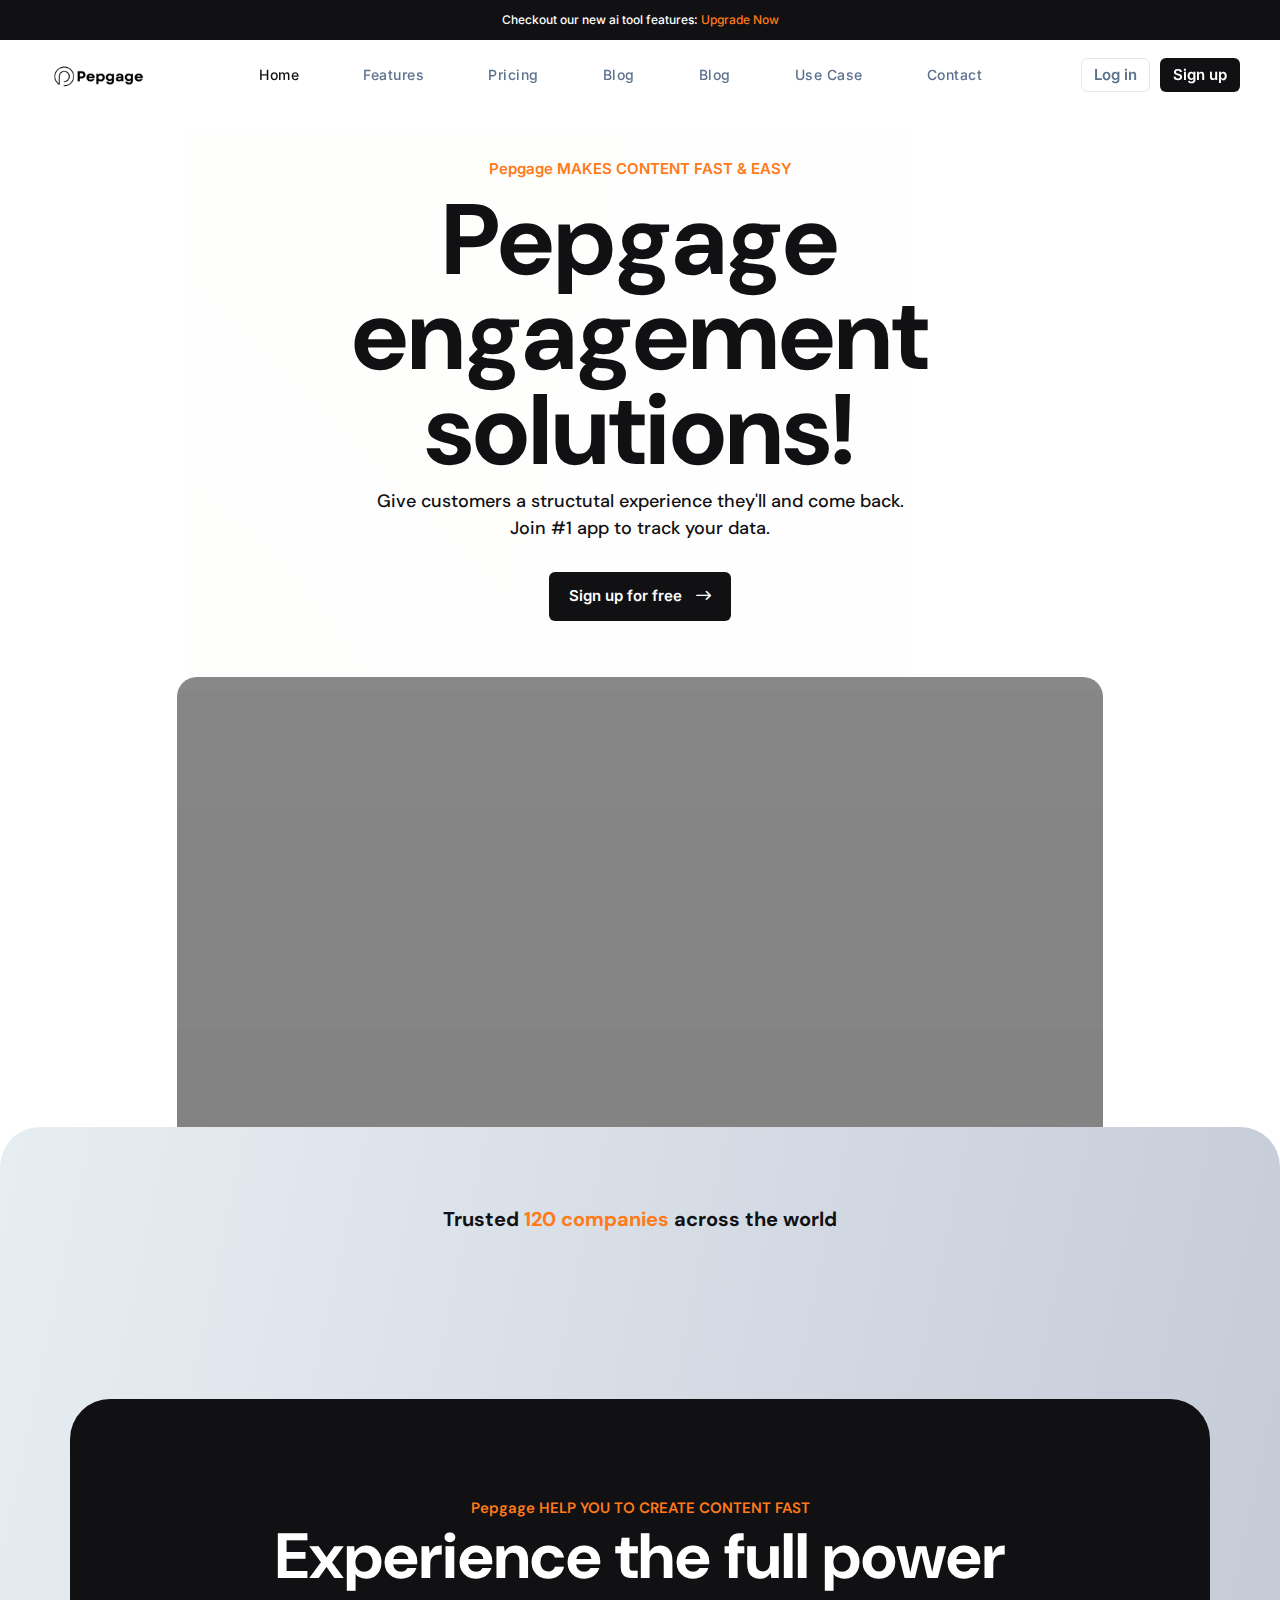
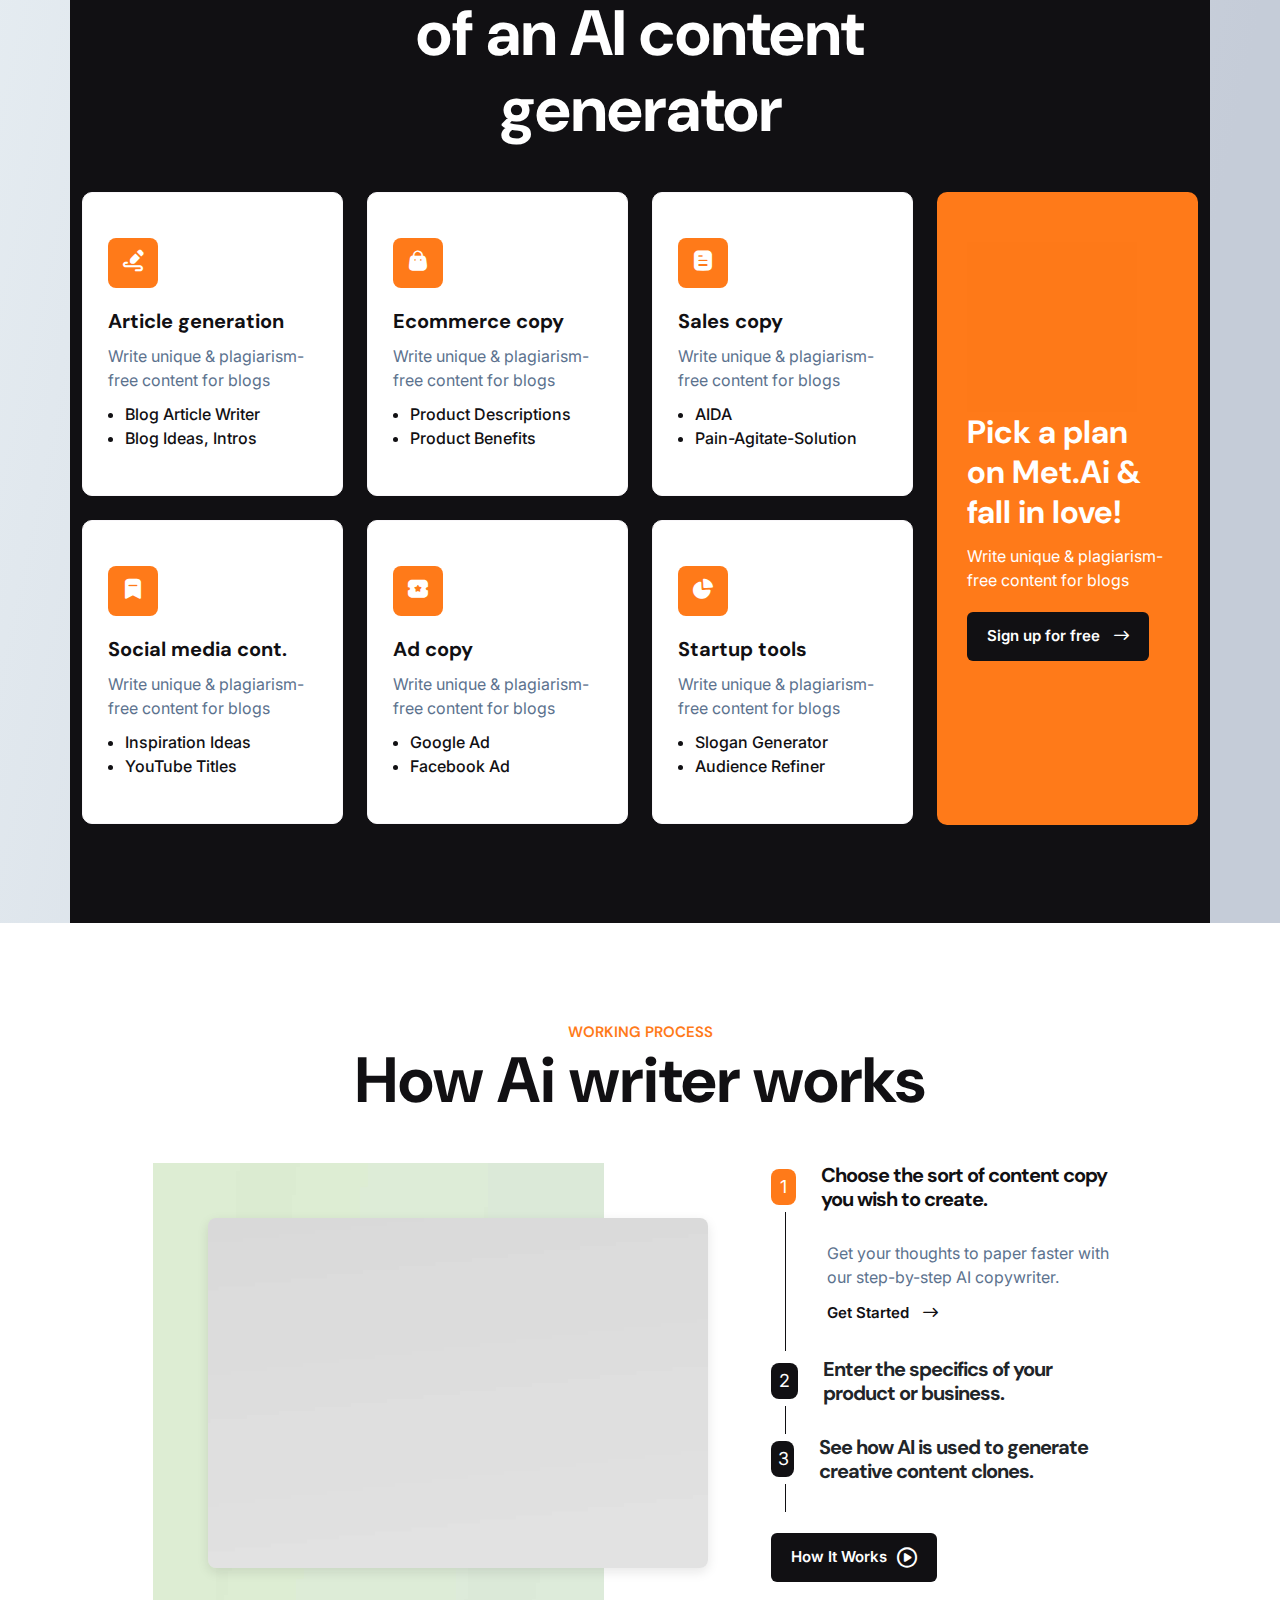
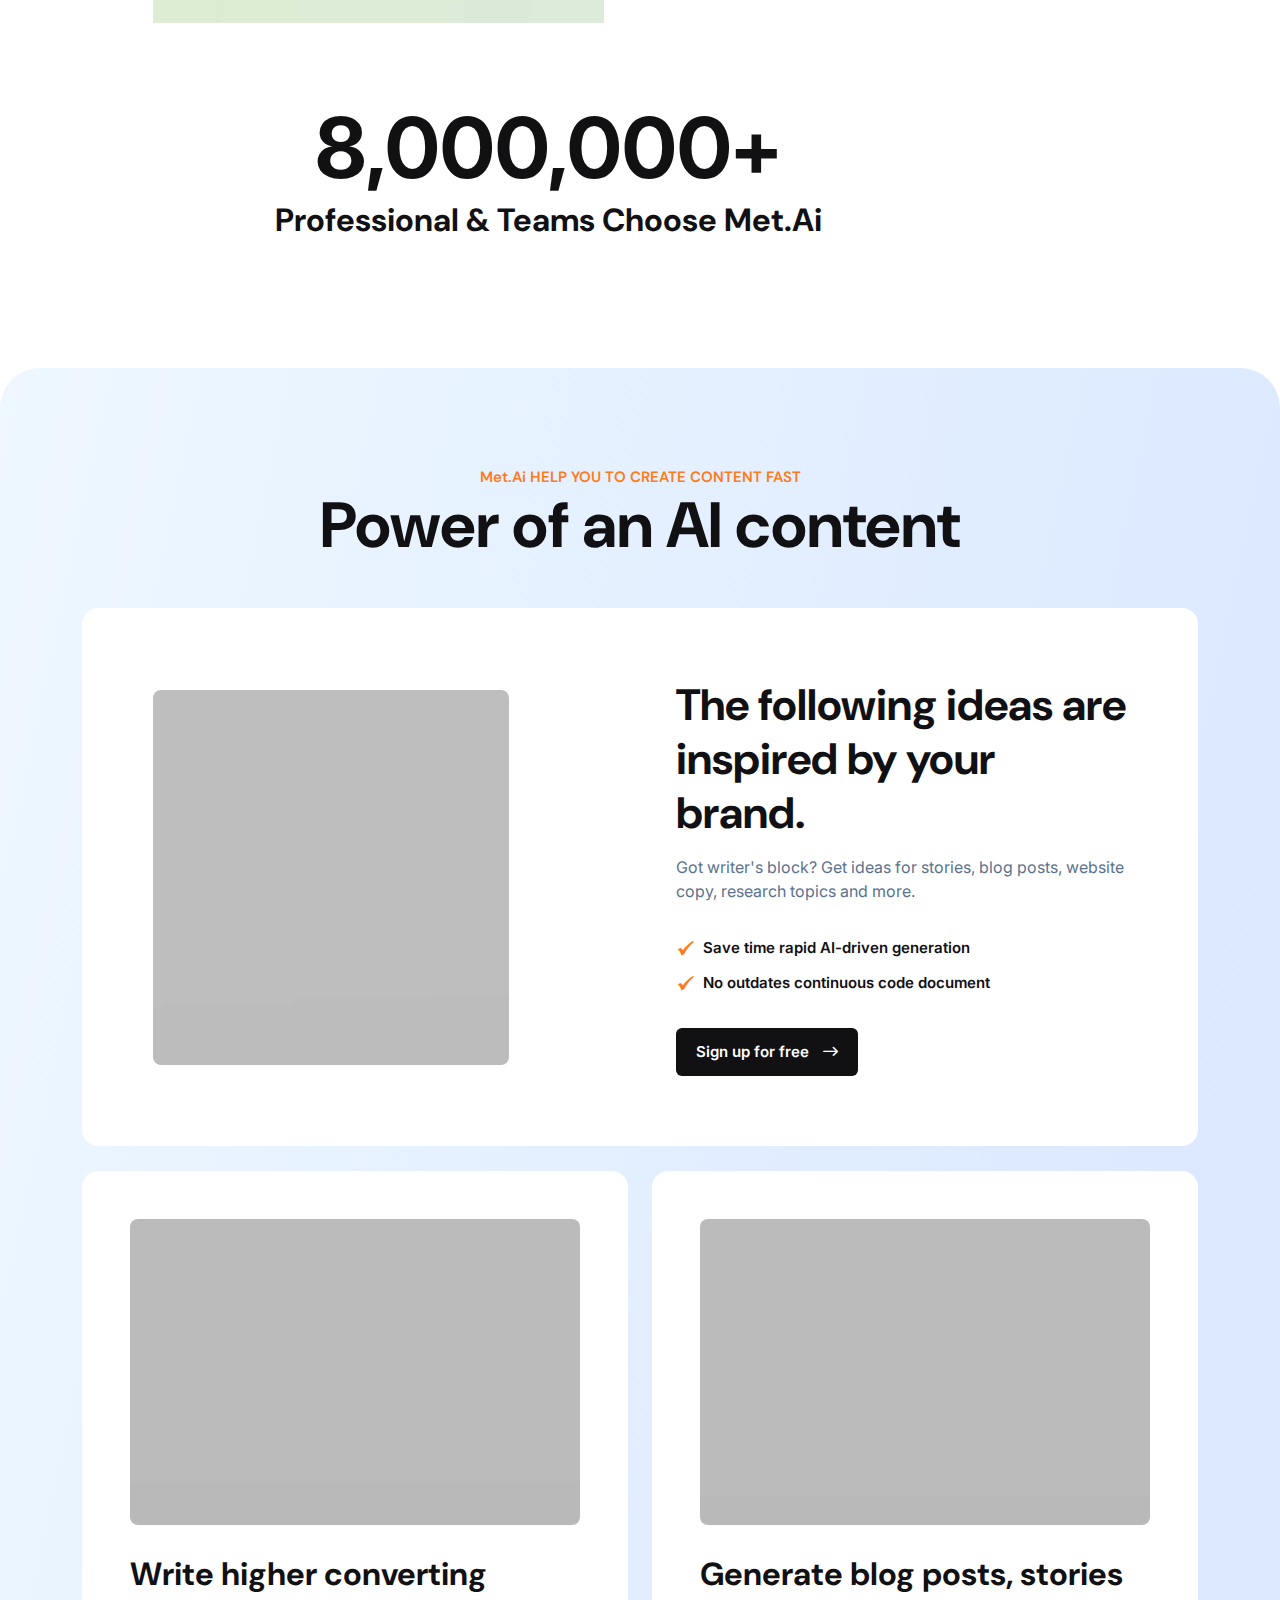
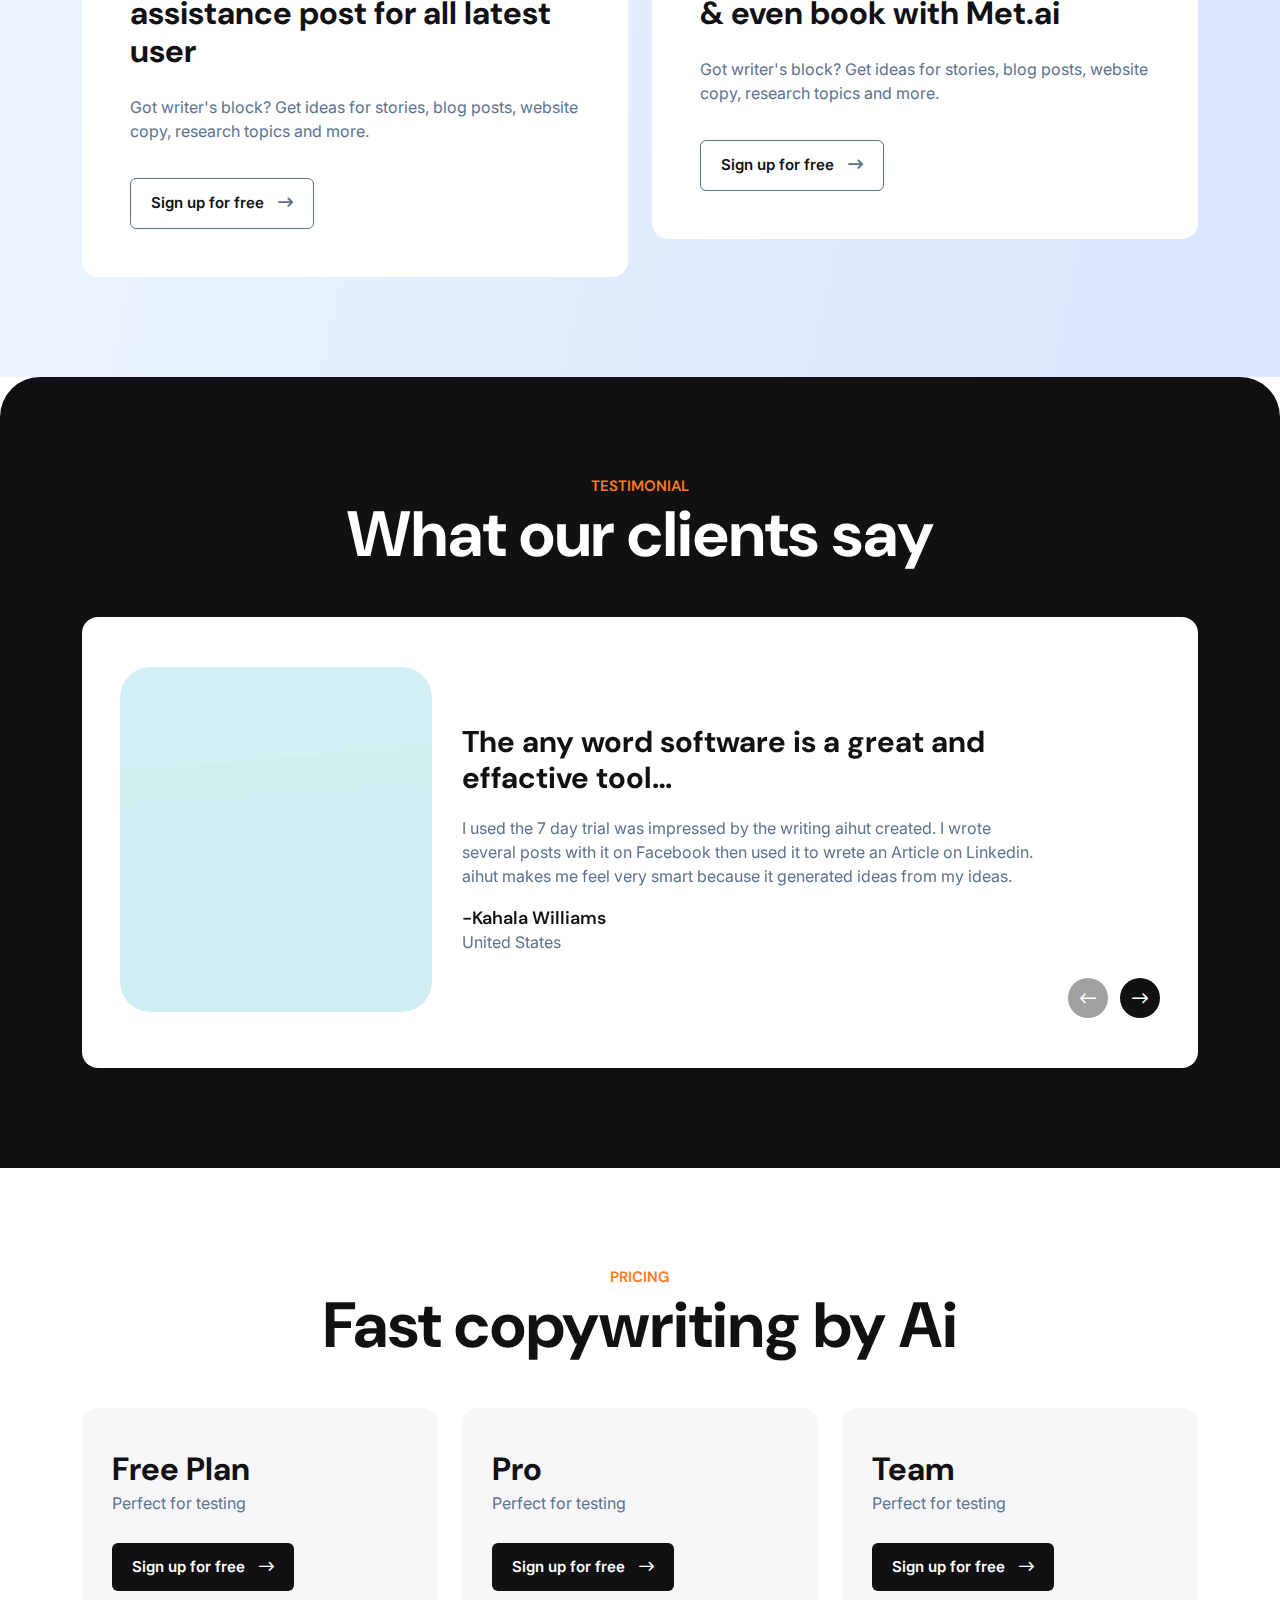
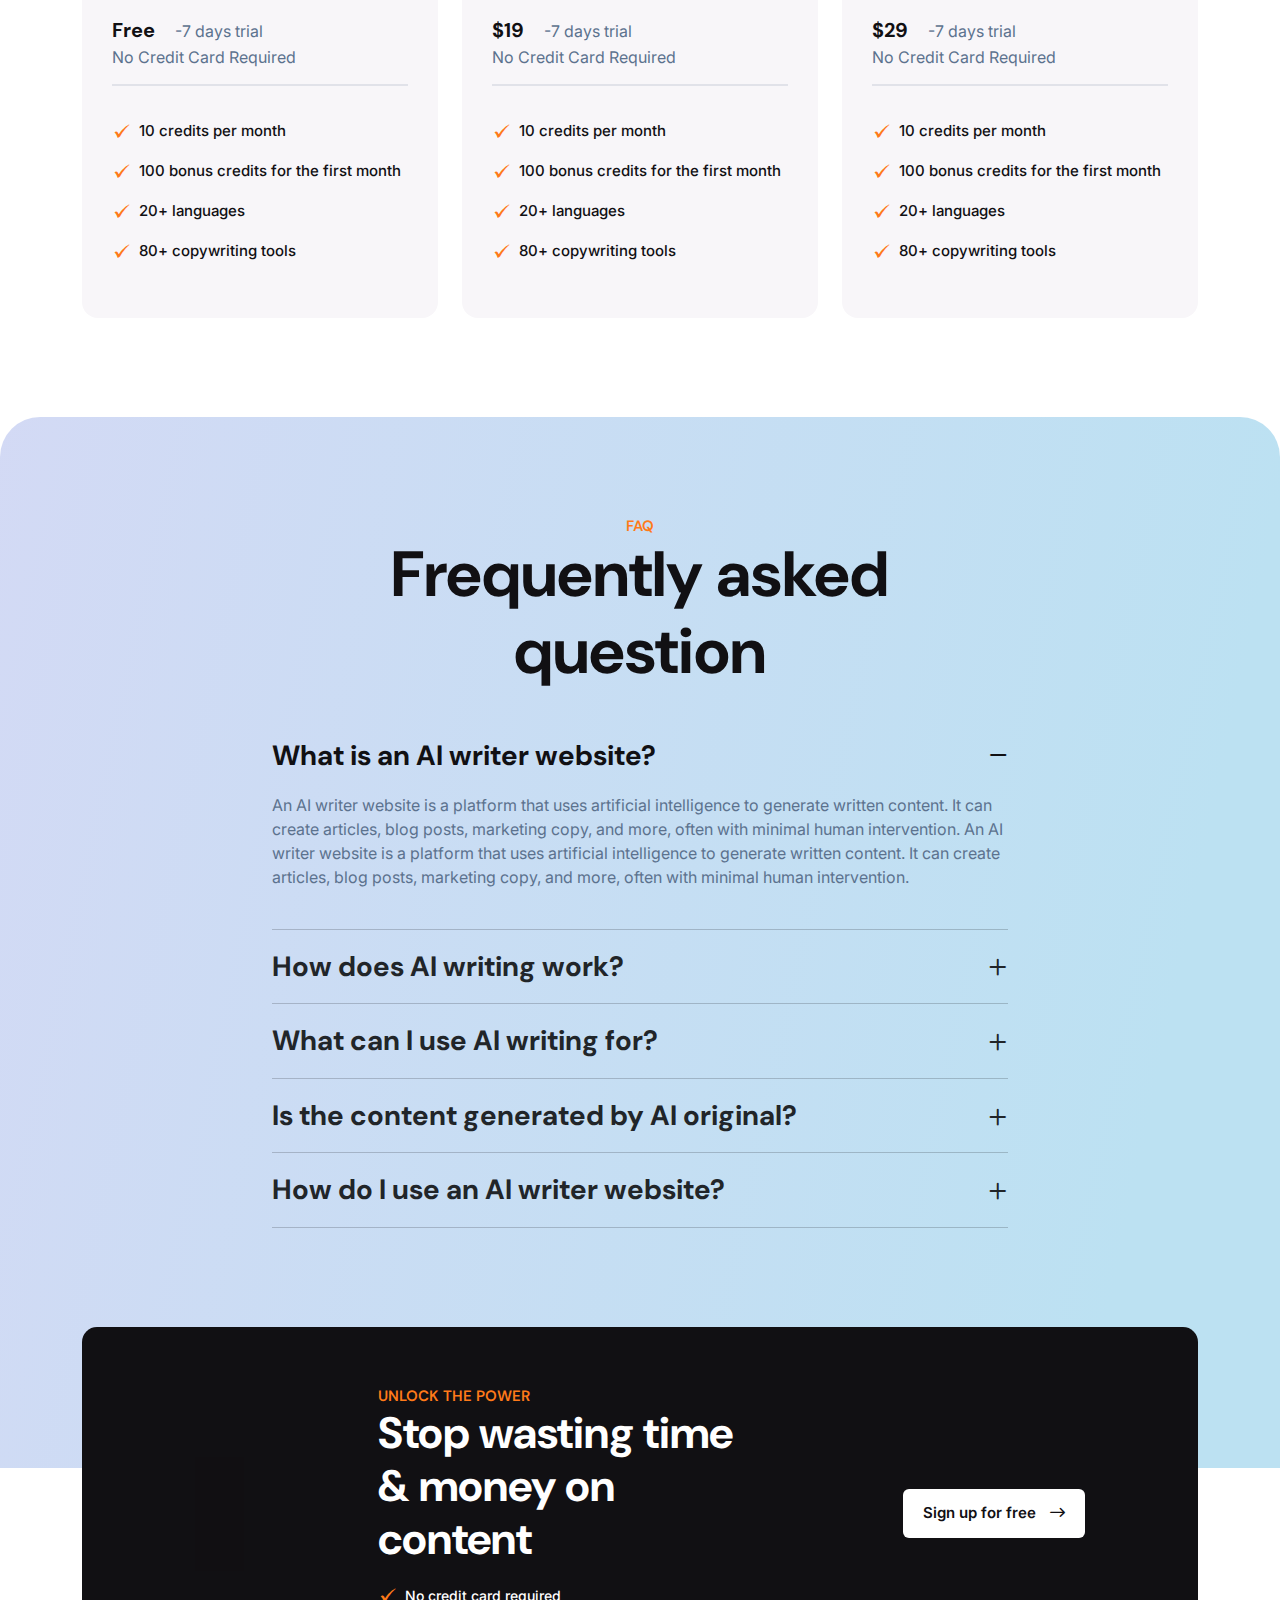
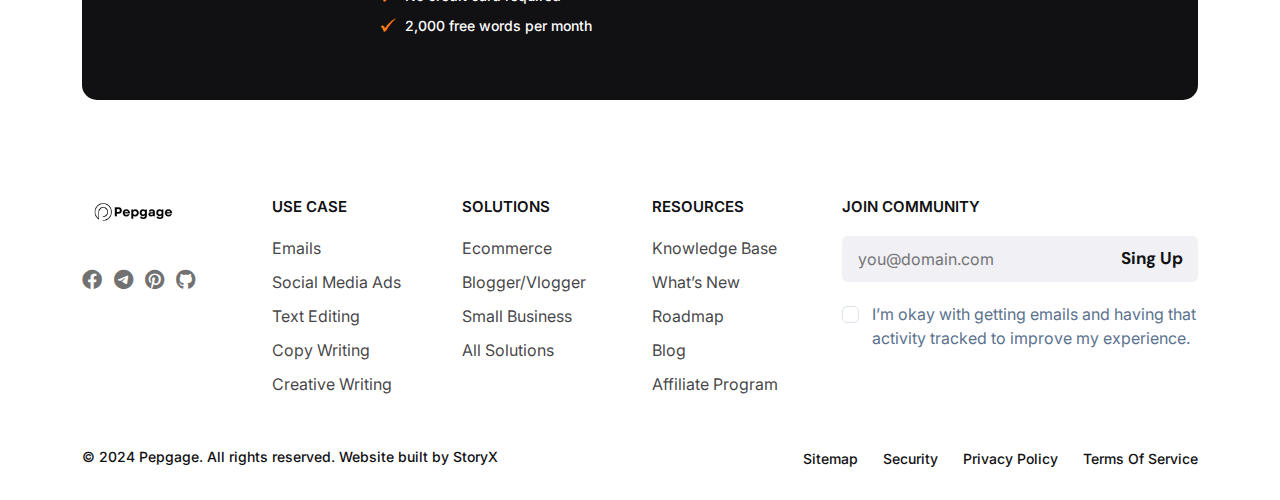
<file: index.html>
<!DOCTYPE html>
<html lang="en">
  <head>
    <meta charset="UTF-8" >
    <meta
      name="viewport"
      content="width=device-width, initial-scale=1.0, maximum-scale=1, minimum-scale=1, target-densitydpi=device-dpi" >
    <title>Pepgage - StoryX - templete</title>
    <link rel="icon" type="image/png" href="images/favicon.jpg" >
    <link rel="stylesheet" href="css/font-awesome.css" >
    <link rel="stylesheet" href="css/bootstrap.min.css" >
    <link rel="stylesheet" href="css/slick.css" >
    <link rel="stylesheet" href="css/magnific-popup.css" >
    <link rel="stylesheet" href="css/nice-select.css" >
    <link rel="stylesheet" href="css/spacing.css" >
    <link rel="stylesheet" href="css/style.css" >
    <link rel="stylesheet" href="css/responsive.css" >
    <link rel="stylesheet" href="css/contis-icon.css" >
  </head>

  <body>
    <!--============================
        PRELOADER START
    ==============================-->
    <div class="preloader_container" id="preloader">
      <div class="spinner"></div>
    </div>
    <!--============================
        PRELOADER END
    ==============================-->
    <!--============================
        TOPBAR START
    ==============================-->
    <div class="tf__topbar">
      <div class="container">
        <div class="row">
          <div class="col-xl-12">
            <p>
              Checkout our new ai tool features: <a href="#">Upgrade Now</a>
            </p>
          </div>
        </div>
      </div>
    </div>
    <!--============================
        TOPBAR END
    ==============================-->

    <!--============================
        MAIN MANU START
    ==============================-->
    <nav class="navbar navbar-expand-lg tf__main_menu">
      <div class="container-fluid">
        <a class="navbar-brand" href="index.html"
          ><img src="images/Logo_1.png" alt="logo" class="img-fluid w-100" ></a>
        <button
          class="navbar-toggler"
          type="button"
          data-bs-toggle="collapse"
          data-bs-target="#navbarSupportedContent"
          aria-controls="navbarSupportedContent"
          aria-expanded="false"
          aria-label="Toggle navigation"
        >
          <i class="far fa-stream menu_icon_bar"></i>
          <i class="far fa-times close_icon_close"></i>
        </button>
        <div class="collapse navbar-collapse" id="navbarSupportedContent">
          <ul class="navbar-nav m-auto">
            <li class="nav-item">
              <a class="nav-link active" href="index.html">Home</a>
            </li>
            <li class="nav-item">
              <a class="nav-link" href="features.html">Features</a>
            </li>
            <li class="nav-item">
              <a class="nav-link" href="pricing.html">pricing</a>
            </li>
            <li class="nav-item">
              <a class="nav-link" href="blog.html">blog</a>
            </li>
            <li class="nav-item">
              <a class="nav-link" href="blog.html">blog</a>
            </li>
            <li class="nav-item">
              <a class="nav-link" href="use_case.html">use case</a>
            </li>
           
            <li class="nav-item">
              <a class="nav-link" href="contact.html">contact</a>
            </li>
          </ul>
          <ul class="tf__menu_btn d-flex flex-wrap align-items-center">
            <li><a href="#">Log in</a></li>
            <li><a href="#" class="tf__menu_2nd_btn">Sign up</a></li>
          </ul>
        </div>
      </div>
    </nav>
    <!--============================
        MAIN MANU END
    ==============================-->

    <!--============================
        BANNER START
    ==============================-->
    <section class="tf__banner pt_160">
      <div class="container">
        <div class="row">
          <div class="col-xl-7 m-auto">
            <div class="tf__banner_text">
              <h6>Pepgage MAKES CONTENT FAST & EASY</h6>
              <h1>Pepgage engagement solutions!</h1>
              <p>
                Give customers a structutal experience they'll and come back.
                <br>
                Join #1 app to track your data.
              </p>
              <a href="#" class="tf__common_btn"
                >Sign up for free <i class="fa-regular fa-arrow-right-long"></i
              ></a>
            </div>
          </div>
        </div>
        <div class="row">
          <div class="col-xl-10 m-auto">
            <div class="tf__banner_img">
              <img
                src="images/banner_img.jpg"
                alt="banner img"
                class="img-fluid w-100" >
            </div>
          </div>
        </div>
      </div>
    </section>
    <!--============================
        BANNER END
    ==============================-->

    <!--============================
        SERVICE START
    ==============================-->
    <section class="tf__service">
      <div class="container">
        <div class="tf__brand pt_80 pb_65">
          <div class="row">
            <div class="col-xl-12">
              <div class="tf__brand_heading">
                <h6>Trusted <span>120 companies</span> across the world</h6>
              </div>
            </div>
          </div>
          <div class="row justify-content-between">
            <div class="col-xl-2 col-sm-6 col-md-4">
              <a href="#" class="tf__brand_img">
                <img
                  src="images/Brands-1.png"
                  alt="brand name"
                  class="img-fluid w-100" >
              </a>
            </div>
            <div class="col-xl-2 col-sm-6">
              <a href="#" class="tf__brand_img">
                <img
                  src="images/Brands-2.png"
                  alt="brand name"
                  class="img-fluid w-100" >
              </a>
            </div>
            <div class="col-xl-2 col-sm-6">
              <a href="#" class="tf__brand_img">
                <img
                  src="images/Brands-3.png"
                  alt="brand name"
                  class="img-fluid w-100" >
              </a>
            </div>
            <div class="col-xl-2 col-sm-6">
              <a href="#" class="tf__brand_img">
                <img
                  src="images/Brands-4.png"
                  alt="brand name"
                  class="img-fluid w-100" >
              </a>
            </div>
            <div class="col-xl-2 col-sm-6">
              <a href="#" class="tf__brand_img">
                <img
                  src="images/Brands-5.png"
                  alt="brand name"
                  class="img-fluid w-100" >
              </a>
            </div>
          </div>
        </div>
      </div>
      <div class="tf__main_service pt_100 ml_70 mr_70 pb_75">
        <div class="container">
          <div class="row">
            <div class="col-xl-8 col-md-8 m-auto">
              <div class="tf__common_heading">
                <h6><span>Pepgage</span> HELP YOU TO CREATE CONTENT FAST</h6>
                <h2>Experience the full power of an AI content generator</h2>
              </div>
            </div>
          </div>
          <div class="row">
            <div class="col-xl-9">
              <div class="row">
                <div class="col-xl-4 col-md-6 mb-4">
                  <div class="tf__single_service">
                    <span><i class="ca-icon-edit-pen"></i></span>
                    <a
                      class="tf__single_service_link"
                      href="use-cases-details.html"
                      >Article generation</a
                    >
                    <p>Write unique & plagiarism- free content for blogs</p>
                    <ul>
                      <li>Blog Article Writer</li>
                      <li>Blog Ideas, Intros</li>
                    </ul>
                  </div>
                </div>
                <div class="col-xl-4 col-md-6 mb-4">
                  <div class="tf__single_service">
                    <span><i class="ca-icon-bag"></i></span>
                    <a
                      class="tf__single_service_link"
                      href="use-cases-details.html"
                      >Ecommerce copy</a
                    >
                    <p>Write unique & plagiarism- free content for blogs</p>
                    <ul>
                      <li>Product Descriptions</li>
                      <li>Product Benefits</li>
                    </ul>
                  </div>
                </div>
                <div class="col-xl-4 col-md-6 mb-4">
                  <div class="tf__single_service">
                    <span><i class="ca-icon-document"></i></span>
                    <a
                      class="tf__single_service_link"
                      href="use-cases-details.html"
                      >Sales copy</a
                    >
                    <p>Write unique & plagiarism- free content for blogs</p>
                    <ul>
                      <li>AIDA</li>
                      <li>Pain-Agitate-Solution</li>
                    </ul>
                  </div>
                </div>
                <div class="col-xl-4 col-md-6 mb-4">
                  <div class="tf__single_service">
                    <span><i class="ca-icon-bookmark"></i></span>
                    <a
                      class="tf__single_service_link"
                      href="use-cases-details.html"
                      >Social media cont.</a
                    >
                    <p>Write unique & plagiarism- free content for blogs</p>
                    <ul>
                      <li>Inspiration Ideas</li>
                      <li>YouTube Titles</li>
                    </ul>
                  </div>
                </div>
                <div class="col-xl-4 col-md-6 mb-4">
                  <div class="tf__single_service">
                    <span><i class="ca-icon-ticket-star"></i></span>
                    <a
                      class="tf__single_service_link"
                      href="use-cases-details.html"
                      >Ad copy</a
                    >
                    <p>Write unique & plagiarism- free content for blogs</p>
                    <ul>
                      <li>google ad</li>
                      <li>facebook ad</li>
                    </ul>
                  </div>
                </div>
                <div class="col-xl-4 col-md-6 mb-4">
                  <div class="tf__single_service">
                    <span><i class="ca-icon-graph"></i></span>
                    <a
                      class="tf__single_service_link"
                      href="use-cases-details.html"
                      >Startup tools</a
                    >
                    <p>Write unique & plagiarism- free content for blogs</p>
                    <ul>
                      <li>Slogan Generator</li>
                      <li>Audience Refiner</li>
                    </ul>
                  </div>
                </div>
              </div>
            </div>
            <div class="col-xl-3">
              <div class="tf__single_service_right">
                <div class="tf__single_service_right_img">
                  <img
                    src="images/service_img.png"
                    alt="service"
                    class="img-fluid w-100" >
                </div>
                <a href="#" class="tf__single_service_right_heading"
                  >Pick a plan on Met.Ai & fall in love!</a
                >
                <p>Write unique & plagiarism- free content for blogs</p>
                <a href="#" class="tf__common_btn"
                  >Sign up for free
                  <i class="fa-regular fa-arrow-right-long"></i
                ></a>
              </div>
            </div>
          </div>
        </div>
      </div>
    </section>
    <!--============================
        SERVICE END
    ==============================-->

    <!--============================
        WORK PROCESS START
    ==============================-->
    <section class="tf__work_process pt_100 pb_50">
      <div class="container">
        <div class="row">
          <div class="col-xl-8 m-auto">
            <div class="tf__common_heading">
              <h6>WORKING PROCESS</h6>
              <h2 class="tf__common_heading_color">How Ai writer works</h2>
            </div>
          </div>
        </div>
        <div class="row">
          <div class="col-xl-5 col-lg-6 m-auto">
            <div class="tf__work_process_img">
              <img
                src="images/work_img-1.jpg"
                alt="process"
                class="img-fluid w-100" >
            </div>
          </div>
          <div class="col-xl-4 col-lg-5 mx-auto">
            <div class="tf__process_accordion">
              <div class="accordion" id="accordionExample">
                <div class="accordion-item">
                  <h2 class="accordion-header" id="headingOne01">
                    <button
                      class="accordion-button tf__process_accordion_btn"
                      type="button"
                      data-bs-toggle="collapse"
                      data-bs-target="#collapseOne01"
                      aria-expanded="true"
                      aria-controls="collapseOne01"
                    >
                      <span>1</span>
                      Choose the sort of content copy you wish to create.
                    </button>
                  </h2>
                  <div
                    id="collapseOne01"
                    class="accordion-collapse collapse show"
                    aria-labelledby="headingOne01"
                    data-bs-parent="#accordionExample"
                  >
                    <div class="accordion-body">
                      <p>
                        Get your thoughts to paper faster with our step-by-step
                        AI copywriter.
                      </p>
                      <a href="#" class="tf__common_btn tf__accrodian_link"
                        >Get Started
                        <i class="fa-regular fa-arrow-right-long"></i
                      ></a>
                    </div>
                  </div>
                </div>
                <div class="accordion-item">
                  <h2 class="accordion-header" id="headingTwo02">
                    <button
                      class="accordion-button collapsed tf__process_accordion_btn"
                      type="button"
                      data-bs-toggle="collapse"
                      data-bs-target="#collapseTwo02"
                      aria-expanded="false"
                      aria-controls="collapseTwo02"
                    >
                      <span>2</span>
                      Enter the specifics of your product or business.
                    </button>
                  </h2>
                  <div
                    id="collapseTwo02"
                    class="accordion-collapse collapse"
                    aria-labelledby="headingTwo02"
                    data-bs-parent="#accordionExample"
                  >
                    <div class="accordion-body">
                      <p>
                        Get your thoughts to paper faster with our step-by-step
                        AI copywriter.
                      </p>
                      <a href="#" class="tf__common_btn tf__accrodian_link"
                        >Get Started<i
                          class="fa-regular fa-arrow-right-long"
                        ></i
                      ></a>
                    </div>
                  </div>
                </div>
                <div class="accordion-item">
                  <h2 class="accordion-header" id="headingThree03">
                    <button
                      class="accordion-button collapsed tf__process_accordion_btn"
                      type="button"
                      data-bs-toggle="collapse"
                      data-bs-target="#collapseThree03"
                      aria-expanded="false"
                      aria-controls="collapseThree03"
                    >
                      <span>3</span>
                      See how AI is used to generate creative content clones.
                    </button>
                  </h2>
                  <div
                    id="collapseThree03"
                    class="accordion-collapse collapse"
                    aria-labelledby="headingThree03"
                    data-bs-parent="#accordionExample"
                  >
                    <div class="accordion-body">
                      <p>
                        Get your thoughts to paper faster with our step-by-step
                        AI copywriter.
                      </p>
                      <a href="#" class="tf__common_btn tf__accrodian_link"
                        >Get Started<i
                          class="fa-regular fa-arrow-right-long"
                        ></i
                      ></a>
                    </div>
                  </div>
                </div>
              </div>
            </div>
            <a
              href="https://www.youtube.com/watch?v=B-ytMSuwbf8"
              class="tf__common_btn play_btn"
              >How It Works <i class="fa-sharp fa-regular fa-circle-play"></i
            ></a>
          </div>
        </div>
        <div class="row">
          <div class="col-xl-8 col-sm-12 m-auto">
            <div class="tf__counter mt_75">
              <div class="tf__counter_text">
                <h2><span class="counter">8,000,000</span>+</h2>
                <h4>Professional & Teams Choose Met.Ai</h4>
              </div>
              <div class="tf__counter_img">
                <img
                  src="images/counter_img.png"
                  alt="counter"
                  class="img-fluid w-100" >
              </div>
            </div>
          </div>
        </div>
      </div>
    </section>
    <!--============================
        WORK PROCESS END
    ==============================-->

    <!--============================
        CONTENT CREATOR START
    ==============================-->
    <section class="tf__content_creator pt_100 pb_100">
      <div class="container">
        <div class="row">
          <div class="col-xl-8 col-md-8 m-auto">
            <div class="tf__common_heading">
              <h6><span>Met.ai</span> HELP YOU TO CREATE CONTENT FAST</h6>
              <h2 class="tf__common_heading_color">Power of an AI content</h2>
            </div>
          </div>
        </div>
        <div class="tf__content_creator_top">
          <div class="row">
            <div class="col-xl-4 col-lg-5 m-auto">
              <div class="tf__content_creator_top_img">
                <img
                  src="images/creator_img-1.jpg"
                  alt="creator"
                  class="img-fluid w-100" >
              </div>
            </div>
            <div class="col-xl-5 col-lg-5 mx-auto">
              <div class="tf__content_creator_top_text">
                <h4>The following ideas are inspired by your brand.</h4>
                <p>
                  Got writer's block? Get ideas for stories, blog posts, website
                  copy, research topics and more.
                </p>
                <ul>
                  <li>Save time rapid AI-driven generation</li>
                  <li>No outdates continuous code document</li>
                </ul>
                <a href="#" class="tf__common_btn"
                  >Sign up for free
                  <i class="fa-regular fa-arrow-right-long"></i
                ></a>
              </div>
            </div>
          </div>
        </div>
        <div class="tf__content_creator_bottom">
          <div class="row">
            <div class="col-xl-6 col-lg-6">
              <div class="tf__single_content_creator_bottom">
                <div class="tf__single_content_creator_bottom_img">
                  <img
                    src="images/creator_img-2.jpg"
                    alt="creator"
                    class="img-fluid w-100" >
                </div>
                <div class="tf__single_content_creator_bottom_text">
                  <h4>
                    Write higher converting assistance post for all latest user
                  </h4>
                  <p>
                    Got writer's block? Get ideas for stories, blog posts,
                    website copy, research topics and more.
                  </p>
                  <a href="#" class="tf__common_btn tf__common_btn2"
                    >Sign up for free
                    <i class="fa-regular fa-arrow-right-long"></i
                  ></a>
                </div>
              </div>
            </div>
            <div class="col-xl-6 col-lg-6">
              <div class="tf__single_content_creator_bottom">
                <div class="tf__single_content_creator_bottom_img">
                  <img
                    src="images/creator_img-3.jpg"
                    alt="creator"
                    class="img-fluid w-100" >
                </div>
                <div class="tf__single_content_creator_bottom_text">
                  <h4>Generate blog posts, stories & even book with Met.ai</h4>
                  <p>
                    Got writer's block? Get ideas for stories, blog posts,
                    website copy, research topics and more.
                  </p>
                  <a href="#" class="tf__common_btn tf__common_btn2"
                    >Sign up for free
                    <i class="fa-regular fa-arrow-right-long"></i
                  ></a>
                </div>
              </div>
            </div>
          </div>
        </div>
      </div>
    </section>
    <!--============================
        CONTENT CREATOR END
    ==============================-->

    <!--============================
        TESTIMONIAL START
    ==============================-->
    <section class="tf__testimonial pt_100 pb_100">
      <div class="container">
        <div class="row">
          <div class="col-xl-8 col-md-8 m-auto">
            <div class="tf__common_heading">
              <h6>TESTIMONIAL</h6>
              <h2>What our clients say</h2>
            </div>
          </div>
        </div>
        <div class="tf__single_testimonial">
          <div class="row testi_slider">
            <div class="col-12">
              <div class="tf__testimonial_item">
                <div class="tf__testimonial_img">
                  <img
                    src="images/testimonial_img.jpg"
                    alt="testimonial"
                    class="img-fluid w-100" >
                </div>
                <div class="tf__testimonial_text">
                  <h4>The any word software is a great and effactive tool…</h4>
                  <p>
                    I used the 7 day trial was impressed by the writing aihut
                    created. I wrote several posts with it on Facebook then used
                    it to wrete an Article on Linkedin. aihut makes me feel very
                    smart because it generated ideas from my ideas.
                  </p>

                  <div class="tf__calients_name">
                    <h6>-Kahala Williams</h6>
                    <p>United States</p>
                  </div>
                </div>
              </div>
            </div>
            <div class="col-12">
              <div class="tf__testimonial_item">
                <div class="tf__testimonial_img">
                  <img
                    src="images/testimonial_img.jpg"
                    alt="testimonial"
                    class="img-fluid w-100" >
                </div>
                <div class="tf__testimonial_text">
                  <h4>The any word software is a great and effactive tool…</h4>
                  <p>
                    I used the 7 day trial was impressed by the writing aihut
                    created. I wrote several posts with it on Facebook then used
                    it to wrete an Article on Linkedin. aihut makes me feel very
                    smart because it generated ideas from my ideas.
                  </p>

                  <div class="tf__calients_name">
                    <h6>-Kahala Williams</h6>
                    <p>United States</p>
                  </div>
                </div>
              </div>
            </div>
          </div>
        </div>
      </div>
    </section>
    <!--============================
        TESTIMONIAL END
    ==============================-->

    <!--============================
        PRICING START
    ==============================-->
    <section class="tf__pricing pt_100 pb_75">
      <div class="container">
        <div class="row">
          <div class="col-xl-8 col-md-8 m-auto">
            <div class="tf__common_heading">
              <h6>pricing</h6>
              <h2 class="tf__common_heading_color">Fast copywriting by Ai</h2>
            </div>
          </div>
        </div>
        <div class="row">
          <div class="col-xl-4 col-md-6">
            <div class="tf__single_pricing mb-4">
              <h5>Free Plan</h5>
              <p>Perfect for testing</p>
              <a href="#" class="tf__common_btn tf__pricing_btn"
                >Sign up for free <i class="fa-regular fa-arrow-right-long"></i
              ></a>
              <p><span>Free</span>-7 days trial</p>
              <p>No Credit Card Required</p>
              <ul>
                <li>10 credits per month</li>
                <li>100 bonus credits for the first month</li>
                <li>20+ languages</li>
                <li>80+ copywriting tools</li>
              </ul>
            </div>
          </div>
          <div class="col-xl-4 col-md-6">
            <div class="tf__single_pricing mb-4">
              <h5>Pro</h5>
              <p>Perfect for testing</p>
              <a href="#" class="tf__common_btn tf__pricing_btn"
                >Sign up for free <i class="fa-regular fa-arrow-right-long"></i
              ></a>
              <p><span>$19</span>-7 days trial</p>
              <p>No Credit Card Required</p>
              <ul>
                <li>10 credits per month</li>
                <li>100 bonus credits for the first month</li>
                <li>20+ languages</li>
                <li>80+ copywriting tools</li>
              </ul>
            </div>
          </div>
          <div class="col-xl-4 col-md-6">
            <div class="tf__single_pricing mb-4">
              <h5>Team</h5>
              <p>Perfect for testing</p>
              <a href="#" class="tf__common_btn tf__pricing_btn"
                >Sign up for free <i class="fa-regular fa-arrow-right-long"></i
              ></a>
              <p><span>$29</span>-7 days trial</p>
              <p>No Credit Card Required</p>
              <ul>
                <li>10 credits per month</li>
                <li>100 bonus credits for the first month</li>
                <li>20+ languages</li>
                <li>80+ copywriting tools</li>
              </ul>
            </div>
          </div>
        </div>
      </div>
    </section>
    <!--============================
        PRICING END
    ==============================-->

    <!--============================
        FAQ START
    ==============================-->
    <section class="tf__faq pt_100 pb_240">
      <div class="container">
        <div class="row">
          <div class="col-xl-6 col-md-8 m-auto">
            <div class="tf__common_heading tf__faq_common_heading">
              <h6>faq</h6>
              <h2 class="tf__common_heading_color">
                Frequently asked question
              </h2>
            </div>
          </div>
        </div>

        <div class="row">
          <div class="col-xl-8 col-md-8 col-lg-8 mx-auto">
            <div class="accordion tf__faq_accordion" id="accordionExample01">
              <div class="accordion-item">
                <h2 class="accordion-header" id="headingOne">
                  <button
                    class="accordion-button"
                    type="button"
                    data-bs-toggle="collapse"
                    data-bs-target="#collapseOne"
                    aria-expanded="true"
                    aria-controls="collapseOne"
                  >
                    What is an AI writer website?
                  </button>
                </h2>
                <div
                  id="collapseOne"
                  class="accordion-collapse collapse show"
                  aria-labelledby="headingOne"
                  data-bs-parent="#accordionExample01"
                >
                  <div class="accordion-body">
                    <p>
                      An AI writer website is a platform that uses artificial
                      intelligence to generate written content. It can create
                      articles, blog posts, marketing copy, and more, often with
                      minimal human intervention. An AI writer website is a
                      platform that uses artificial intelligence to generate
                      written content. It can create articles, blog posts,
                      marketing copy, and more, often with minimal human
                      intervention.
                    </p>
                  </div>
                </div>
              </div>
              <div class="accordion-item">
                <h2 class="accordion-header" id="headingTwo">
                  <button
                    class="accordion-button collapsed"
                    type="button"
                    data-bs-toggle="collapse"
                    data-bs-target="#collapseTwo"
                    aria-expanded="false"
                    aria-controls="collapseTwo"
                  >
                    How does AI writing work?
                  </button>
                </h2>
                <div
                  id="collapseTwo"
                  class="accordion-collapse collapse"
                  aria-labelledby="headingTwo"
                  data-bs-parent="#accordionExample01"
                >
                  <div class="accordion-body">
                    <p>
                      AI writing is powered by machine learning models that have
                      been trained on vast amounts of text data. These models
                      can generate text based on the input they receive, making
                      them capable of producing human-like content. AI writing
                      is powered by machine learning models that have been
                      trained on vast amounts of text data. These models can
                      generate text based on the input they receive, making them
                      capable of producing human-like content.
                    </p>
                  </div>
                </div>
              </div>
              <div class="accordion-item">
                <h2 class="accordion-header" id="headingThree">
                  <button
                    class="accordion-button collapsed"
                    type="button"
                    data-bs-toggle="collapse"
                    data-bs-target="#collapseThree"
                    aria-expanded="false"
                    aria-controls="collapseThree"
                  >
                    What can I use AI writing for?
                  </button>
                </h2>
                <div
                  id="collapseThree"
                  class="accordion-collapse collapse"
                  aria-labelledby="headingThree"
                  data-bs-parent="#accordionExample01"
                >
                  <div class="accordion-body">
                    <p>
                      AI writing can be used for a variety of purposes, such as
                      creating blog content, product descriptions, social media
                      posts, email newsletters, and more. It's a versatile tool
                      for generating written material.AI writing can be used for
                      a variety of purposes, such as creating blog content,
                      product descriptions, social media posts, email
                      newsletters, and more. It's a versatile tool for
                      generating written material.
                    </p>
                  </div>
                </div>
              </div>
              <div class="accordion-item">
                <h2 class="accordion-header" id="headingFour">
                  <button
                    class="accordion-button collapsed"
                    type="button"
                    data-bs-toggle="collapse"
                    data-bs-target="#collapseFour"
                    aria-expanded="false"
                    aria-controls="collapseFour"
                  >
                    Is the content generated by AI original?
                  </button>
                </h2>
                <div
                  id="collapseFour"
                  class="accordion-collapse collapse"
                  aria-labelledby="headingFour"
                  data-bs-parent="#accordionExample01"
                >
                  <div class="accordion-body">
                    <p>
                      Yes, the content generated by AI is typically original,
                      but it's essential to review and edit it to ensure it
                      meets your specific needs and avoids plagiarism.Yes, the
                      content generated by AI is typically original, but it's
                      essential to review and edit it to ensure it meets your
                      specific needs and avoids plagiarism.Yes, the content
                      generated by AI is typically original, but it's essential
                      to review and edit it to ensure it meets your specific
                      needs and avoids plagiarism.
                    </p>
                  </div>
                </div>
              </div>
              <div class="accordion-item">
                <h2 class="accordion-header" id="headingFive">
                  <button
                    class="accordion-button collapsed"
                    type="button"
                    data-bs-toggle="collapse"
                    data-bs-target="#collapseFive"
                    aria-expanded="false"
                    aria-controls="collapseFive"
                  >
                    How do I use an AI writer website?
                  </button>
                </h2>
                <div
                  id="collapseFive"
                  class="accordion-collapse collapse"
                  aria-labelledby="headingFive"
                  data-bs-parent="#accordionExample01"
                >
                  <div class="accordion-body">
                    <p>
                      Using an AI writer website is usually straightforward. You
                      input your requirements or prompts, and the AI generates
                      content based on that input. You can then edit and refine
                      the content as needed. Using an AI writer website is
                      usually straightforward. You input your requirements or
                      prompts, and the AI generates content based on that input.
                      You can then edit and refine the content as needed.
                    </p>
                  </div>
                </div>
              </div>
            </div>
          </div>
        </div>
      </div>
    </section>
    <!--============================
        FAQ END
    ==============================-->

    <!--============================
        FOOTER START
    ==============================-->
    <section class="tf__footer">
      <div class="container">
        <div class="row">
          <div class="col-xl-12">
            <div class="tf__unlock">
              <div class="row">
                <div class="col-xl-2 col-md-12 col-lg-3 m-auto">
                  <div class="tf__unlock_img">
                    <img
                      src="images/subscraib_img.png"
                      alt="unlock"
                      class="img-fluid w-100" >
                  </div>
                </div>
                <div class="col-xl-5 col-sm-8 col-md-8 col-lg-5 mx-auto">
                  <div class="tf__unlock_text">
                    <div class="tf__common_heading tf__unlock_heading">
                      <h6>UNLOCK THE POWER</h6>
                      <h2>Stop wasting time & money on content</h2>
                    </div>
                    <ul class="d-flex">
                      <li>No credit card required</li>
                      <li>2,000 free words per month</li>
                    </ul>
                  </div>
                </div>
                <div
                  class="col-xl-4 col-sm-4 col-md-4 col-lg-4 m-auto d-flex justify-content-end"
                >
                  <div class="tf__unlock_btn">
                    <a href="#" class="tf__common_btn"
                      >Sign up for free
                      <i class="fa-regular fa-arrow-right-long"></i
                    ></a>
                  </div>
                </div>
              </div>
            </div>
          </div>
        </div>

        <div class="row">
          <div class="col-xl-2 col-sm-6 col-md-3">
            <div class="tf__footer_left">
              <a href="index.html" class="tf__footer_logo">
                <img
                  src="images/Logo_1.png"
                  alt="Contisai"
                  class="img-fluid w-100" >
              </a>
              <div class="tf__footer_icon d-flex flex-wrap align-items-center">
                <ul class="d-flex flex-wrap">
                  <li>
                    <a href="#"><i class="fa-brands fa-facebook"></i></a>
                  </li>
                  <li>
                    <a href="#"><i class="fa-brands fa-telegram"></i></a>
                  </li>
                  <li>
                    <a href="#"><i class="fa-brands fa-pinterest"></i></a>
                  </li>
                  <li>
                    <a href="#"><i class="fa-brands fa-github"></i></a>
                  </li>
                </ul>
              </div>
            </div>
          </div>
          <div class="col-xl-2 col-sm-6 col-md-3">
            <div class="tf__quick_link">
              <h5>USE CASE</h5>
              <ul>
                <li><a href="#">Emails</a></li>
                <li><a href="#">Social media Ads</a></li>
                <li><a href="#">Text editing</a></li>
                <li><a href="#">Copy writing</a></li>
                <li><a href="#">Creative writing</a></li>
              </ul>
            </div>
          </div>
          <div class="col-xl-2 col-sm-6 col-md-3">
            <div class="tf__quick_link tf__quick_link_sm">
              <h5>solutions</h5>
              <ul>
                <li><a href="#">Ecommerce</a></li>
                <li><a href="#">Blogger/Vlogger</a></li>
                <li><a href="#">Small business</a></li>
                <li><a href="#">All solutions</a></li>
              </ul>
            </div>
          </div>
          <div class="col-xl-2 col-sm-6 col-md-3">
            <div class="tf__quick_link tf__quick_link_sm">
              <h5>RESOURCES</h5>
              <ul>
                <li><a href="#">Knowledge base</a></li>
                <li><a href="#">What’s new</a></li>
                <li><a href="#">Roadmap</a></li>
                <li><a href="#">Blog</a></li>
                <li><a href="#">Affiliate program</a></li>
              </ul>
            </div>
          </div>
          <div class="col-xl-4 col-md-12 mx-auto">
            <div class="tf__address tf__quick_link_sm tf__address_md">
              <h5>JOIN COMMUNITY</h5>
              <div class="tf__footer_singup">
                <input type="text" placeholder="you@domain.com" >
                <a href="#" class="tf__footer_singup_link">sing up</a>
              </div>
              <div class="form-check tf__signup_check_area">
                <input
                  class="form-check-input"
                  type="checkbox"
                  id="flexCheckDefault" >
                <label class="form-check-label" for="flexCheckDefault">
                  I’m okay with getting emails and having that activity tracked
                  to improve my experience.
                </label>
              </div>
            </div>
          </div>
        </div>
        <div class="row">
          <div class="col-xl-12">
            <div
              class="tf__copyright d-flex flex-wrap justify-content-between mt_50 mb_30"
            >
              <p>© 2024 Pepgage. All rights reserved. Website built by StoryX</p>
              <ul class="d-flex flex-wrap">
                <li><a href="#">Sitemap</a></li>
                <li><a href="#">Security</a></li>
                <li><a href="#">Privacy Policy</a></li>
                <li><a href="#">Terms of Service</a></li>
              </ul>
            </div>
          </div>
        </div>
      </div>
    </section>
    <!--============================
        FOOTER END
    ==============================-->

    <!--jquery library js-->
    <script src="js/plugin.js"></script>
    <!--main js-->
    <script src="js/main.js"></script>
  </body>
</html>
</file>
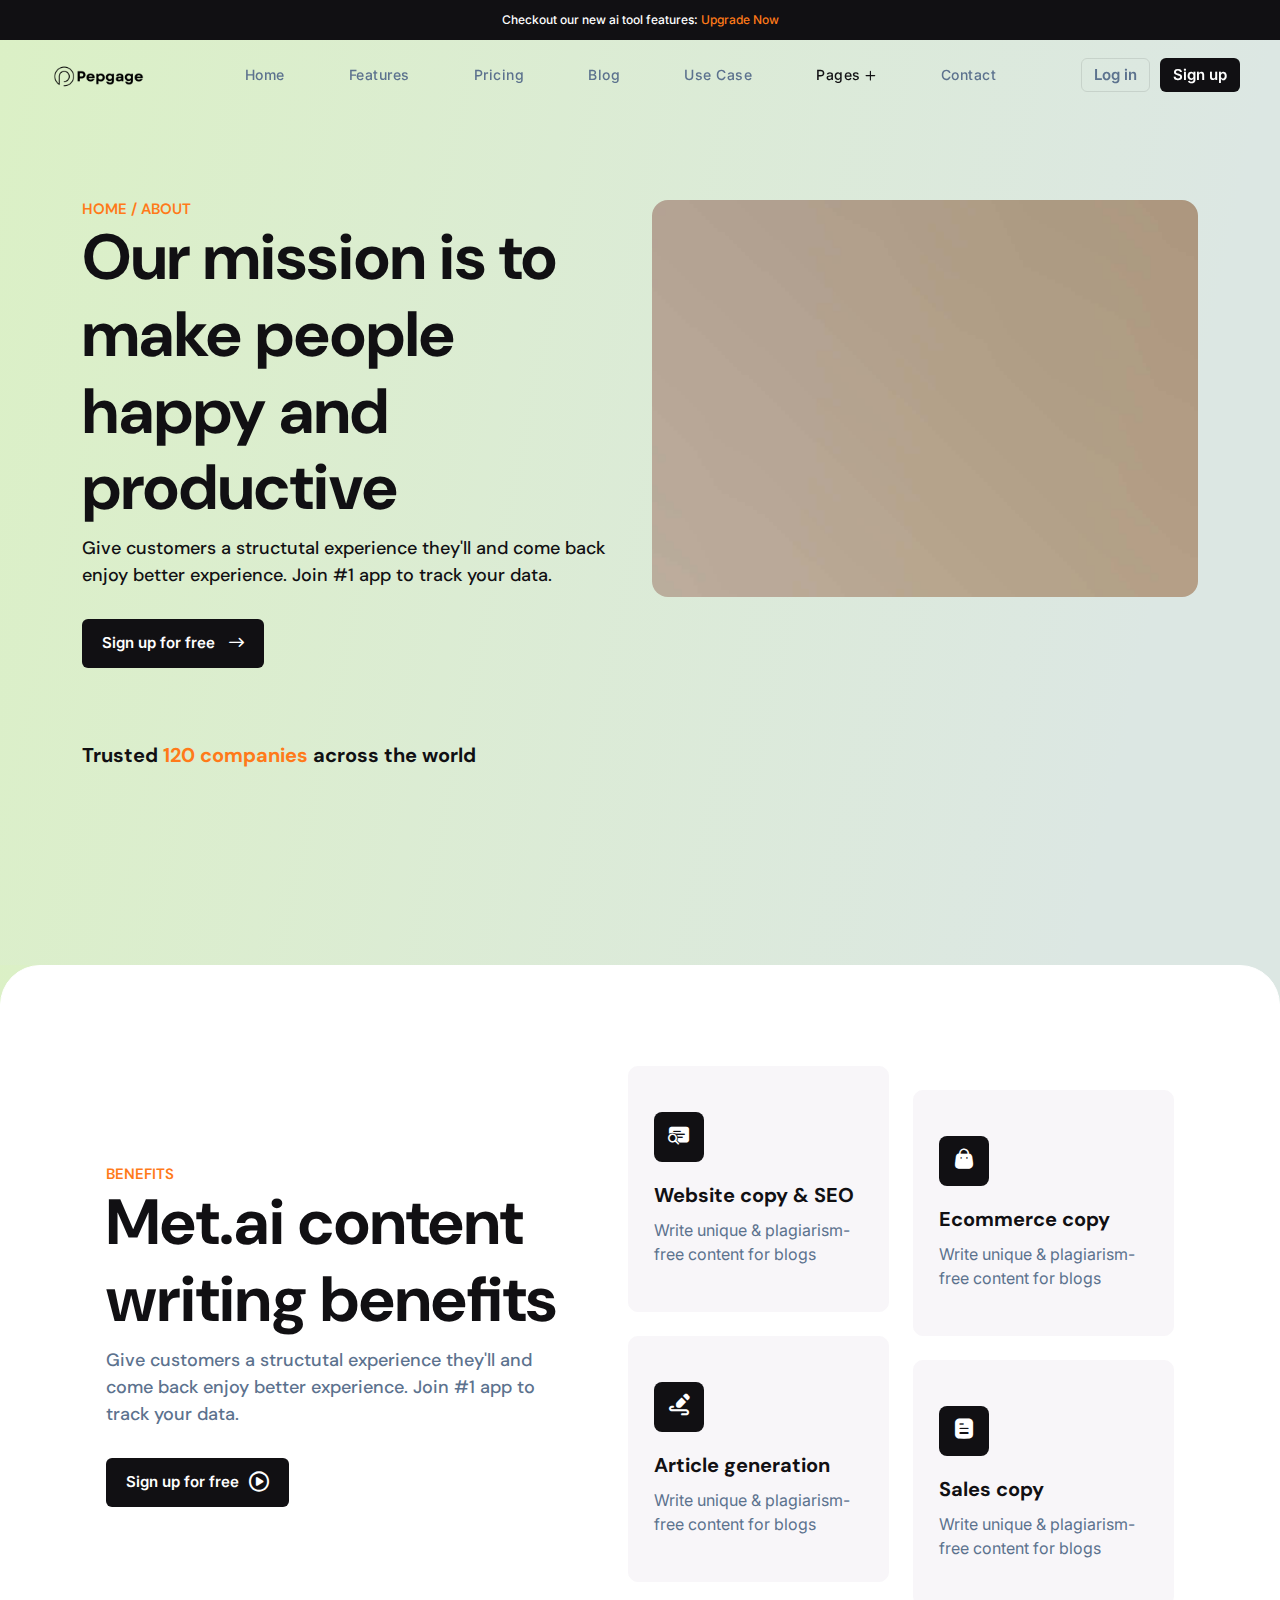
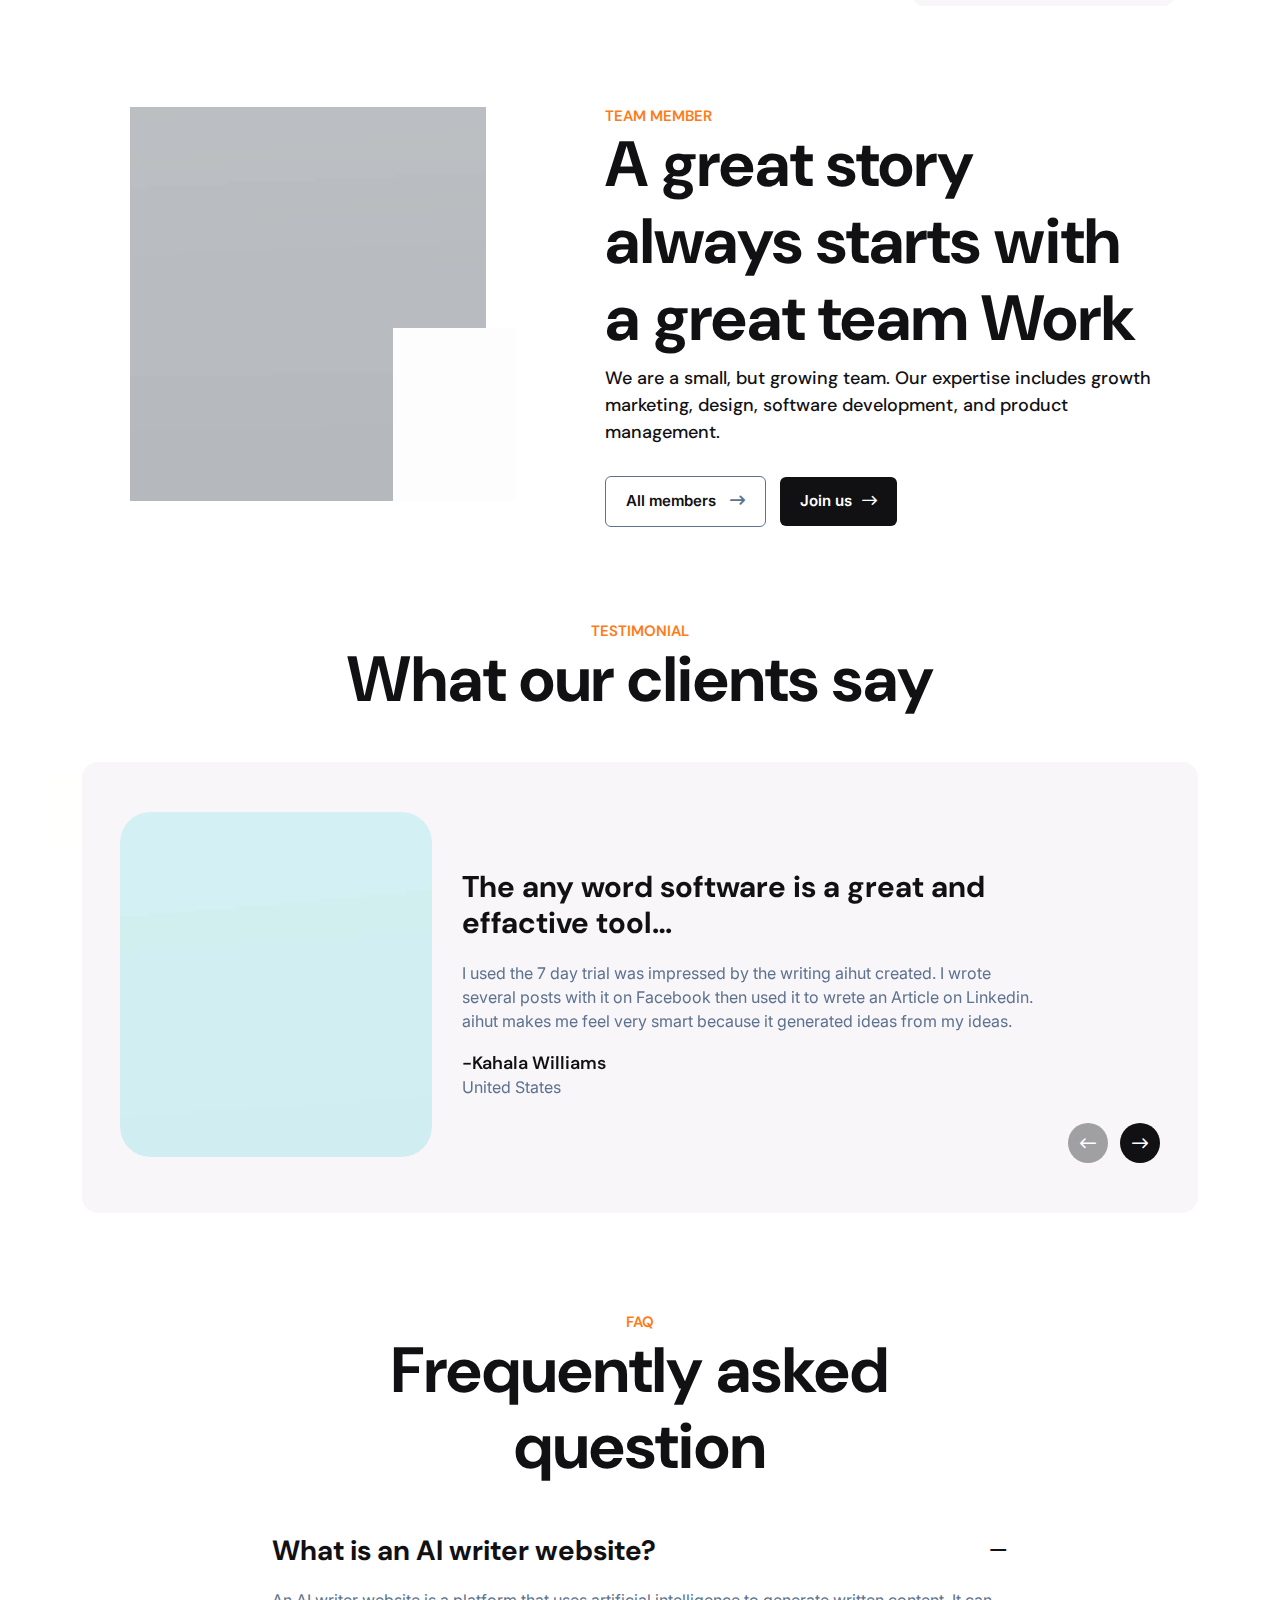
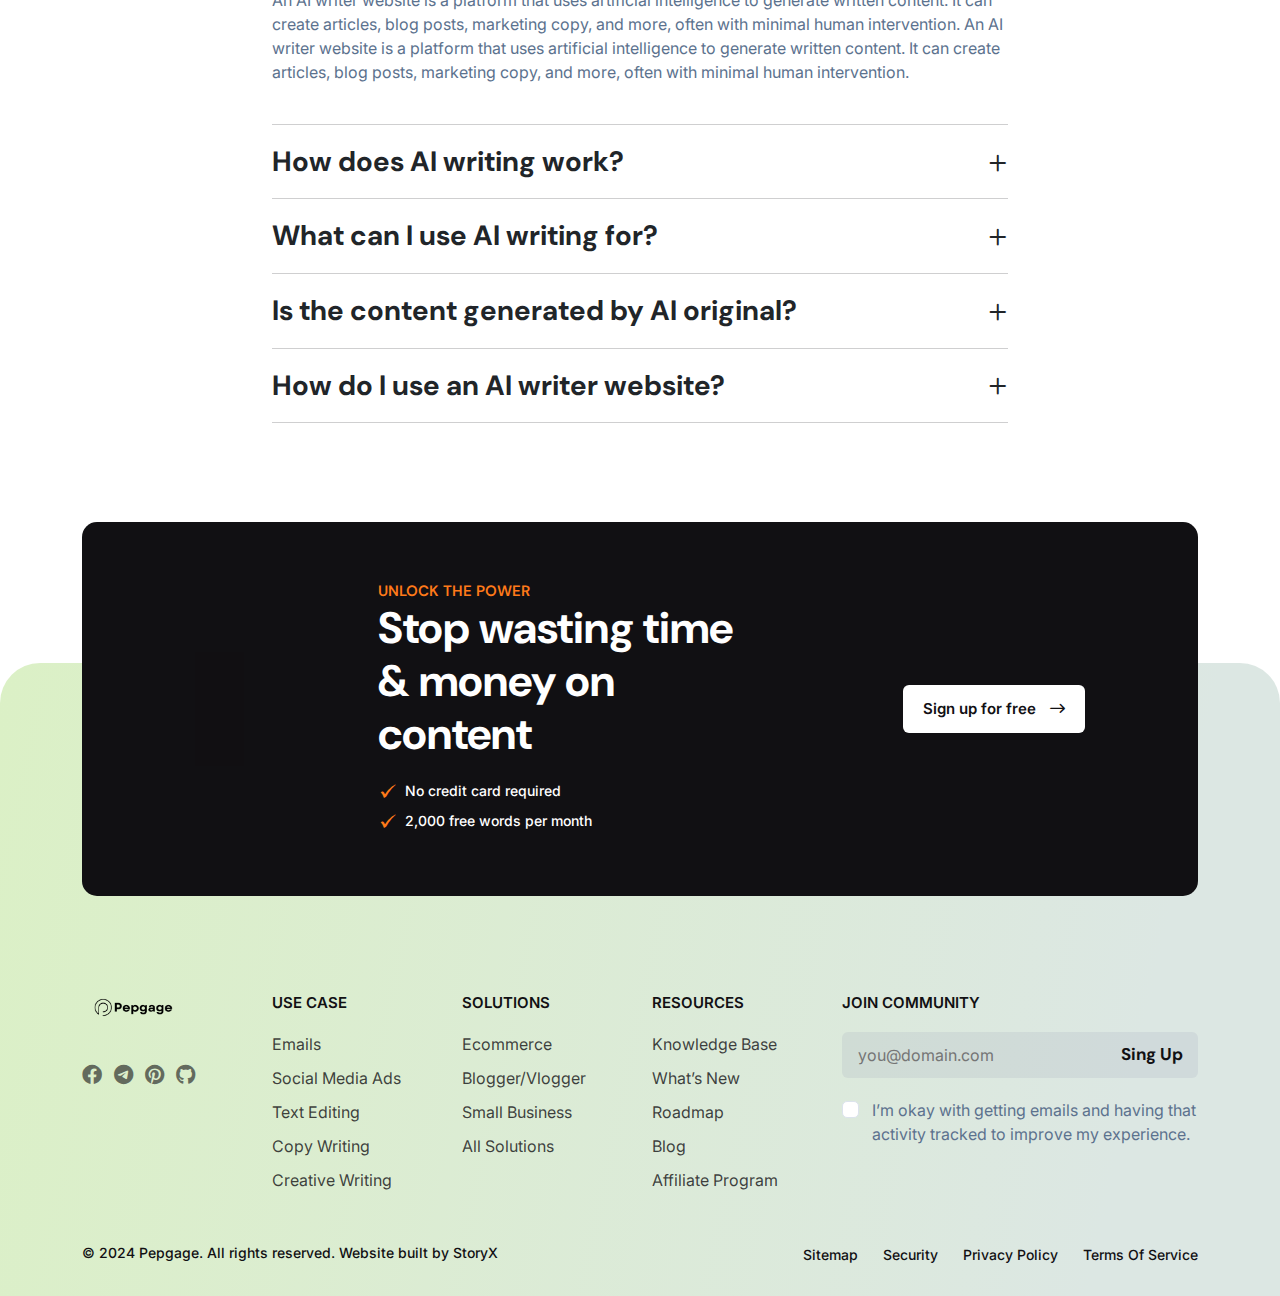
<file: about.html>
<!DOCTYPE html>
<html lang="en">
  <head>
    <meta charset="UTF-8" >
    <meta
      name="viewport"
      content="width=device-width, initial-scale=1.0, maximum-scale=1, minimum-scale=1, target-densitydpi=device-dpi" >
    <title>Pepgage - StoryX - templete</title>
    <link rel="icon" type="image/png" href="images/favicon.jpg" >
    <link rel="stylesheet" href="css/font-awesome.css" >
    <link rel="stylesheet" href="css/bootstrap.min.css" >
    <link rel="stylesheet" href="css/slick.css" >
    <link rel="stylesheet" href="css/magnific-popup.css" >
    <link rel="stylesheet" href="css/nice-select.css" >
    <link rel="stylesheet" href="css/spacing.css" >
    <link rel="stylesheet" href="css/style.css" >
    <link rel="stylesheet" href="css/responsive.css" >
    <link rel="stylesheet" href="css/contis-icon.css" >
  </head>

  <body>
    <!--============================
        PRELOADER START
    ==============================-->
    <div class="preloader_container" id="preloader">
      <div class="spinner"></div>
    </div>
    <!--============================
        PRELOADER END
    ==============================-->
    <!--============================
        TOPBAR START
    ==============================-->
    <div class="tf__topbar">
      <div class="container">
        <div class="row">
          <div class="col-xl-12">
            <p>
              Checkout our new ai tool features: <a href="#">Upgrade Now</a>
            </p>
          </div>
        </div>
      </div>
    </div>
    <!--============================
        TOPBAR END
    ==============================-->

    <!--============================
        MAIN MANU START
    ==============================-->
    <nav class="navbar navbar-expand-lg tf__main_menu">
      <div class="container-fluid">
        <a class="navbar-brand" href="index.html"
          ><img src="images/Logo_1.png" alt="logo" class="img-fluid w-100" ></a>
        <button
          class="navbar-toggler"
          type="button"
          data-bs-toggle="collapse"
          data-bs-target="#navbarSupportedContent"
          aria-controls="navbarSupportedContent"
          aria-expanded="false"
          aria-label="Toggle navigation"
        >
          <i class="far fa-stream menu_icon_bar"></i>
          <i class="far fa-times close_icon_close"></i>
        </button>
        <div class="collapse navbar-collapse" id="navbarSupportedContent">
          <ul class="navbar-nav m-auto">
            <li class="nav-item">
              <a class="nav-link" href="index.html">Home</a>
            </li>
            <li class="nav-item">
              <a class="nav-link" href="features.html">Features</a>
            </li>
            <li class="nav-item">
              <a class="nav-link" href="pricing.html">pricing</a>
            </li>
            <li class="nav-item">
              <a class="nav-link" href="blog.html">blog</a>
            </li>
            <li class="nav-item">
              <a class="nav-link" href="use_case.html">use case</a>
            </li>
            <li class="nav-item">
              <a class="nav-link active" href="#"
                >Pages <i class="far fa-plus"></i
              ></a>
              <ul class="tf__dropdown">
                <li><a href="pricing.html">pricing</a></li>
                <li><a href="about.html" class="active">about</a></li>
                <li><a href="blog.html">Blog</a></li>
                <li><a href="blog_details.html">Blog details</a></li>
                <li><a href="use_case.html">use case</a></li>
                <li>
                  <a href="use-cases-details.html">Case details</a>
                </li>
              </ul>
            </li>
            <li class="nav-item">
              <a class="nav-link" href="contact.html">contact</a>
            </li>
          </ul>
          <ul class="tf__menu_btn d-flex flex-wrap align-items-center">
            <li><a href="#">Log in</a></li>
            <li><a href="#" class="tf__menu_2nd_btn">Sign up</a></li>
          </ul>
        </div>
      </div>
    </nav>
    <!--============================
        MAIN MANU END
    ==============================-->

    <!--============================
        ABOUT START
    ==============================-->
    <section class="tf__about pt_200 pb_95">
      <div class="container">
        <div class="row">
          <div class="col-xl-6 col-lg-6">
            <div class="tf__common_heading tf__common_heading2">
              <h6>home / ABOUT</h6>
              <h2 class="tf__common_heading_color">
                Our mission is to make people happy and productive
              </h2>
              <p>
                Give customers a structutal experience they'll and come back
                enjoy better experience. Join #1 app to track your data.
              </p>
              <a href="#" class="tf__common_btn"
                >Sign up for free <i class="fa-regular fa-arrow-right-long"></i
              ></a>
            </div>
          </div>
          <div class="col-xl-6 col-lg-6">
            <div class="tf__about_img">
              <img
                src="images/about_img.jpg"
                alt="about img"
                class="img-fluid w-100" >
            </div>
          </div>
        </div>
        <div class="tf__brand pt_75">
          <div class="row">
            <div class="col-xl-12">
              <div class="tf__brand_heading tf__about_brand_heading">
                <h6>Trusted <span>120 companies</span> across the world</h6>
              </div>
            </div>
          </div>
          <div class="row justify-content-between">
            <div class="col-xl-2 col-md-6">
              <a href="#" class="tf__brand_img">
                <img
                  src="images/Brands-1.png"
                  alt="brand name"
                  class="img-fluid w-100" >
              </a>
            </div>
            <div class="col-xl-2 col-md-6">
              <a href="#" class="tf__brand_img">
                <img
                  src="images/Brands-2.png"
                  alt="brand name"
                  class="img-fluid w-100" >
              </a>
            </div>
            <div class="col-xl-2 col-md-6">
              <a href="#" class="tf__brand_img">
                <img
                  src="images/Brands-3.png"
                  alt="brand name"
                  class="img-fluid w-100" >
              </a>
            </div>
            <div class="col-xl-2 col-md-6">
              <a href="#" class="tf__brand_img">
                <img
                  src="images/Brands-4.png"
                  alt="brand name"
                  class="img-fluid w-100" >
              </a>
            </div>
            <div class="col-xl-2 col-md-6">
              <a href="#" class="tf__brand_img">
                <img
                  src="images/Brands-5.png"
                  alt="brand name"
                  class="img-fluid w-100" >
              </a>
            </div>
          </div>
        </div>
      </div>
    </section>
    <!--============================
        ABOUT END
    ==============================-->

    <!--============================
        BENEFITS START
    ==============================-->
    <section class="tf__benefits">
      <div class="tf___main_benefits pt_100 pb_100">
        <div class="container">
          <div class="row">
            <div class="col-xl-5 m-auto">
              <div
                class="tf__common_heading tf__common_heading2 tf__benefits_heading"
              >
                <h6>BENEFITS</h6>
                <h2 class="tf__common_heading_color">
                  Met.ai content writing benefits
                </h2>
                <p>
                  Give customers a structutal experience they'll and come back
                  enjoy better experience. Join #1 app to track your data.
                </p>
                <a
                  href="https://www.youtube.com/watch?v=B-ytMSuwbf8"
                  class="tf__common_btn play_btn"
                  >Sign up for free<i
                    class="fa-sharp fa-regular fa-circle-play"
                    aria-hidden="true"
                  ></i
                ></a>
              </div>
            </div>
            <div class="col-xl-6 m-auto tf__single_service_responsib">
              <div class="row">
                <div class="col-xl-6 col-md-6">
                  <div class="tf__single_service tf__single_benifit mb-4">
                    <span><i class="ca-icon-slide-search"></i></span>
                    <a href="use-cases-details.html">Website copy & SEO</a>
                    <p>Write unique & plagiarism- free content for blogs</p>
                  </div>
                  <div class="tf__single_service tf__single_benifit">
                    <span
                      ><i class="ca-icon-edit-pen" aria-hidden="true"></i
                    ></span>
                    <a href="use-cases-details.html">Article generation</a>
                    <p>Write unique & plagiarism- free content for blogs</p>
                  </div>
                </div>
                <div class="col-xl-6 col-md-6">
                  <div class="tf__single_service tf__single_benifit mt-4 mb-4">
                    <span><i class="ca-icon-bag"></i></span>
                    <a href="use-cases-details.html">Ecommerce copy</a>
                    <p>Write unique & plagiarism- free content for blogs</p>
                  </div>
                  <div class="tf__single_service tf__single_benifit">
                    <span><i class="ca-icon-document"></i></span>
                    <a href="use-cases-details.html">Sales copy</a>
                    <p>Write unique & plagiarism- free content for blogs</p>
                  </div>
                </div>
              </div>
            </div>
          </div>
        </div>
      </div>
    </section>
    <!--============================
        BENEFITS END
    ==============================-->

    <!--============================
        TEAM START
    ==============================-->
    <section class="tf__team pb_95">
      <div class="container">
        <div class="row">
          <div class="col-xl-4 col-lg-5 mx-auto">
            <div class="tf__team_img">
              <img
                src="images/team_img.jpg"
                alt="team img"
                class="img-fluid w-100" >
            </div>
          </div>
          <div class="col-xl-6 col-lg-6 mx-auto">
            <div class="tf__common_heading tf__common_heading2">
              <h6>team member</h6>
              <h2 class="tf__common_heading_color">
                A great story always starts with a great team Work
              </h2>
              <p>
                We are a small, but growing team. Our expertise includes growth
                marketing, design, software development, and product management.
              </p>
              <a href="#" class="tf__common_btn tf__common_btn2 tf__team_btn"
                >All members
                <i class="fa-regular fa-arrow-right-long" aria-hidden="true"></i
              ></a>
              <a href="#" class="tf__common_btn"
                >Join us<i
                  class="fa-regular fa-arrow-right-long"
                  aria-hidden="true"
                ></i
              ></a>
            </div>
          </div>
        </div>
      </div>
    </section>
    <!--============================
        TEAM END
    ==============================-->

    <!--============================
        TESTIMONIAL START
    ==============================-->
    <section class="tf__testimonial tf__about_testimonial">
      <div class="container">
        <div class="row">
          <div class="col-xl-8 m-auto">
            <div class="tf__common_heading">
              <h6>TESTIMONIAL</h6>
              <h2 class="tf__common_heading_color">What our clients say</h2>
            </div>
          </div>
        </div>
        <div class="tf__single_testimonial tf__single_about_testimonial">
          <div class="row testi_slider">
            <div class="col-12">
              <div class="tf__testimonial_item">
                <div class="tf__testimonial_img">
                  <img
                    src="images/testimonial_img.jpg"
                    alt="testimonial"
                    class="img-fluid w-100" >
                </div>
                <div class="tf__testimonial_text">
                  <h4>The any word software is a great and effactive tool…</h4>
                  <p>
                    I used the 7 day trial was impressed by the writing aihut
                    created. I wrote several posts with it on Facebook then used
                    it to wrete an Article on Linkedin. aihut makes me feel very
                    smart because it generated ideas from my ideas.
                  </p>

                  <div class="tf__calients_name">
                    <h6>-Kahala Williams</h6>
                    <p>United States</p>
                  </div>
                </div>
              </div>
            </div>
            <div class="col-12">
              <div class="tf__testimonial_item">
                <div class="tf__testimonial_img">
                  <img
                    src="images/testimonial_img.jpg"
                    alt="testimonial"
                    class="img-fluid w-100" >
                </div>
                <div class="tf__testimonial_text">
                  <h4>The any word software is a great and effactive tool…</h4>
                  <p>
                    I used the 7 day trial was impressed by the writing aihut
                    created. I wrote several posts with it on Facebook then used
                    it to wrete an Article on Linkedin. aihut makes me feel very
                    smart because it generated ideas from my ideas.
                  </p>

                  <div class="tf__calients_name">
                    <h6>-Kahala Williams</h6>
                    <p>United States</p>
                  </div>
                </div>
              </div>
            </div>
          </div>
        </div>
      </div>
    </section>
    <!--============================
        TESTIMONIAL END
    ==============================-->

    <!--============================
        FAQ START
    ==============================-->
    <section class="tf__faq tf__about_faq pt_100 pb_240">
      <div class="container">
        <div class="row">
          <div class="col-xl-6 col-md-8 m-auto">
            <div class="tf__common_heading tf__faq_common_heading">
              <h6>faq</h6>
              <h2 class="tf__common_heading_color">
                Frequently asked question
              </h2>
            </div>
          </div>
        </div>

        <div class="row">
          <div class="col-xl-8 col-md-8 col-lg-8 mx-auto">
            <div class="accordion tf__faq_accordion" id="accordionExample01">
              <div class="accordion-item">
                <h2 class="accordion-header" id="headingOne">
                  <button
                    class="accordion-button"
                    type="button"
                    data-bs-toggle="collapse"
                    data-bs-target="#collapseOne"
                    aria-expanded="true"
                    aria-controls="collapseOne"
                  >
                    What is an AI writer website?
                  </button>
                </h2>
                <div
                  id="collapseOne"
                  class="accordion-collapse collapse show"
                  aria-labelledby="headingOne"
                  data-bs-parent="#accordionExample01"
                >
                  <div class="accordion-body">
                    <p>
                      An AI writer website is a platform that uses artificial
                      intelligence to generate written content. It can create
                      articles, blog posts, marketing copy, and more, often with
                      minimal human intervention. An AI writer website is a
                      platform that uses artificial intelligence to generate
                      written content. It can create articles, blog posts,
                      marketing copy, and more, often with minimal human
                      intervention.
                    </p>
                  </div>
                </div>
              </div>
              <div class="accordion-item">
                <h2 class="accordion-header" id="headingTwo">
                  <button
                    class="accordion-button collapsed"
                    type="button"
                    data-bs-toggle="collapse"
                    data-bs-target="#collapseTwo"
                    aria-expanded="false"
                    aria-controls="collapseTwo"
                  >
                    How does AI writing work?
                  </button>
                </h2>
                <div
                  id="collapseTwo"
                  class="accordion-collapse collapse"
                  aria-labelledby="headingTwo"
                  data-bs-parent="#accordionExample01"
                >
                  <div class="accordion-body">
                    <p>
                      AI writing is powered by machine learning models that have
                      been trained on vast amounts of text data. These models
                      can generate text based on the input they receive, making
                      them capable of producing human-like content. AI writing
                      is powered by machine learning models that have been
                      trained on vast amounts of text data. These models can
                      generate text based on the input they receive, making them
                      capable of producing human-like content.
                    </p>
                  </div>
                </div>
              </div>
              <div class="accordion-item">
                <h2 class="accordion-header" id="headingThree">
                  <button
                    class="accordion-button collapsed"
                    type="button"
                    data-bs-toggle="collapse"
                    data-bs-target="#collapseThree"
                    aria-expanded="false"
                    aria-controls="collapseThree"
                  >
                    What can I use AI writing for?
                  </button>
                </h2>
                <div
                  id="collapseThree"
                  class="accordion-collapse collapse"
                  aria-labelledby="headingThree"
                  data-bs-parent="#accordionExample01"
                >
                  <div class="accordion-body">
                    <p>
                      AI writing can be used for a variety of purposes, such as
                      creating blog content, product descriptions, social media
                      posts, email newsletters, and more. It's a versatile tool
                      for generating written material.AI writing can be used for
                      a variety of purposes, such as creating blog content,
                      product descriptions, social media posts, email
                      newsletters, and more. It's a versatile tool for
                      generating written material.
                    </p>
                  </div>
                </div>
              </div>
              <div class="accordion-item">
                <h2 class="accordion-header" id="headingFour">
                  <button
                    class="accordion-button collapsed"
                    type="button"
                    data-bs-toggle="collapse"
                    data-bs-target="#collapseFour"
                    aria-expanded="false"
                    aria-controls="collapseFour"
                  >
                    Is the content generated by AI original?
                  </button>
                </h2>
                <div
                  id="collapseFour"
                  class="accordion-collapse collapse"
                  aria-labelledby="headingFour"
                  data-bs-parent="#accordionExample01"
                >
                  <div class="accordion-body">
                    <p>
                      Yes, the content generated by AI is typically original,
                      but it's essential to review and edit it to ensure it
                      meets your specific needs and avoids plagiarism.Yes, the
                      content generated by AI is typically original, but it's
                      essential to review and edit it to ensure it meets your
                      specific needs and avoids plagiarism.Yes, the content
                      generated by AI is typically original, but it's essential
                      to review and edit it to ensure it meets your specific
                      needs and avoids plagiarism.
                    </p>
                  </div>
                </div>
              </div>
              <div class="accordion-item">
                <h2 class="accordion-header" id="headingFive">
                  <button
                    class="accordion-button collapsed"
                    type="button"
                    data-bs-toggle="collapse"
                    data-bs-target="#collapseFive"
                    aria-expanded="false"
                    aria-controls="collapseFive"
                  >
                    How do I use an AI writer website?
                  </button>
                </h2>
                <div
                  id="collapseFive"
                  class="accordion-collapse collapse"
                  aria-labelledby="headingFive"
                  data-bs-parent="#accordionExample01"
                >
                  <div class="accordion-body">
                    <p>
                      Using an AI writer website is usually straightforward. You
                      input your requirements or prompts, and the AI generates
                      content based on that input. You can then edit and refine
                      the content as needed. Using an AI writer website is
                      usually straightforward. You input your requirements or
                      prompts, and the AI generates content based on that input.
                      You can then edit and refine the content as needed.
                    </p>
                  </div>
                </div>
              </div>
            </div>
          </div>
        </div>
      </div>
    </section>
    <!--============================
        FAQ END
    ==============================-->

    <!--============================
        FOOTER START
    ==============================-->
    <section class="tf__footer tf__features_footer">
      <div class="container">
        <div class="row">
          <div class="col-xl-12">
            <div class="tf__unlock">
              <div class="row">
                <div class="col-xl-2 col-md-12 col-lg-3 m-auto">
                  <div class="tf__unlock_img">
                    <img
                      src="images/subscraib_img.png"
                      alt="unlock"
                      class="img-fluid w-100" >
                  </div>
                </div>
                <div class="col-xl-5 col-sm-8 col-md-8 col-lg-5 mx-auto">
                  <div class="tf__unlock_text">
                    <div class="tf__common_heading tf__unlock_heading">
                      <h6>UNLOCK THE POWER</h6>
                      <h2>Stop wasting time & money on content</h2>
                    </div>
                    <ul class="d-flex">
                      <li>No credit card required</li>
                      <li>2,000 free words per month</li>
                    </ul>
                  </div>
                </div>
                <div
                  class="col-xl-4 col-sm-4 col-md-4 col-lg-4 m-auto d-flex justify-content-end"
                >
                  <div class="tf__unlock_btn">
                    <a href="#" class="tf__common_btn"
                      >Sign up for free
                      <i class="fa-regular fa-arrow-right-long"></i
                    ></a>
                  </div>
                </div>
              </div>
            </div>
          </div>
        </div>

        <div class="row">
          <div class="col-xl-2 col-sm-6 col-md-3">
            <div class="tf__footer_left">
              <a href="index.html" class="tf__footer_logo">
                <img
                  src="images/Logo_1.png"
                  alt="Contisai"
                  class="img-fluid w-100" >
              </a>
              <div class="tf__footer_icon d-flex flex-wrap align-items-center">
                <ul class="d-flex flex-wrap">
                  <li>
                    <a href="#"><i class="fa-brands fa-facebook"></i></a>
                  </li>
                  <li>
                    <a href="#"><i class="fa-brands fa-telegram"></i></a>
                  </li>
                  <li>
                    <a href="#"><i class="fa-brands fa-pinterest"></i></a>
                  </li>
                  <li>
                    <a href="#"><i class="fa-brands fa-github"></i></a>
                  </li>
                </ul>
              </div>
            </div>
          </div>
          <div class="col-xl-2 col-sm-6 col-md-3">
            <div class="tf__quick_link">
              <h5>USE CASE</h5>
              <ul>
                <li><a href="#">Emails</a></li>
                <li><a href="#">Social media Ads</a></li>
                <li><a href="#">Text editing</a></li>
                <li><a href="#">Copy writing</a></li>
                <li><a href="#">Creative writing</a></li>
              </ul>
            </div>
          </div>
          <div class="col-xl-2 col-sm-6 col-md-3">
            <div class="tf__quick_link tf__quick_link_sm">
              <h5>solutions</h5>
              <ul>
                <li><a href="#">Ecommerce</a></li>
                <li><a href="#">Blogger/Vlogger</a></li>
                <li><a href="#">Small business</a></li>
                <li><a href="#">All solutions</a></li>
              </ul>
            </div>
          </div>
          <div class="col-xl-2 col-sm-6 col-md-3">
            <div class="tf__quick_link tf__quick_link_sm">
              <h5>RESOURCES</h5>
              <ul>
                <li><a href="#">Knowledge base</a></li>
                <li><a href="#">What’s new</a></li>
                <li><a href="#">Roadmap</a></li>
                <li><a href="#">Blog</a></li>
                <li><a href="#">Affiliate program</a></li>
              </ul>
            </div>
          </div>
          <div class="col-xl-4 col-md-12 mx-auto">
            <div class="tf__address tf__quick_link_sm tf__address_md">
              <h5>JOIN COMMUNITY</h5>
              <div class="tf__footer_singup">
                <input type="text" placeholder="you@domain.com" >
                <a href="#" class="tf__footer_singup_link">sing up</a>
              </div>
              <div class="form-check tf__signup_check_area">
                <input
                  class="form-check-input"
                  type="checkbox"
                  id="flexCheckDefault" >
                <label class="form-check-label" for="flexCheckDefault">
                  I’m okay with getting emails and having that activity tracked
                  to improve my experience.
                </label>
              </div>
            </div>
          </div>
        </div>
        <div class="row">
          <div class="col-xl-12">
            <div
              class="tf__copyright d-flex flex-wrap justify-content-between mt_50 mb_30"
            >
              <p>© 2024 Pepgage. All rights reserved. Website built by StoryX</p>
              <ul class="d-flex flex-wrap">
                <li><a href="#">Sitemap</a></li>
                <li><a href="#">Security</a></li>
                <li><a href="#">Privacy Policy</a></li>
                <li><a href="#">Terms of Service</a></li>
              </ul>
            </div>
          </div>
        </div>
      </div>
    </section>
    <!--============================
        FOOTER END
    ==============================-->

    <!--jquery library js-->
    <script src="js/plugin.js"></script>
    <!--main js-->
    <script src="js/main.js"></script>
  </body>
</html>
</file>
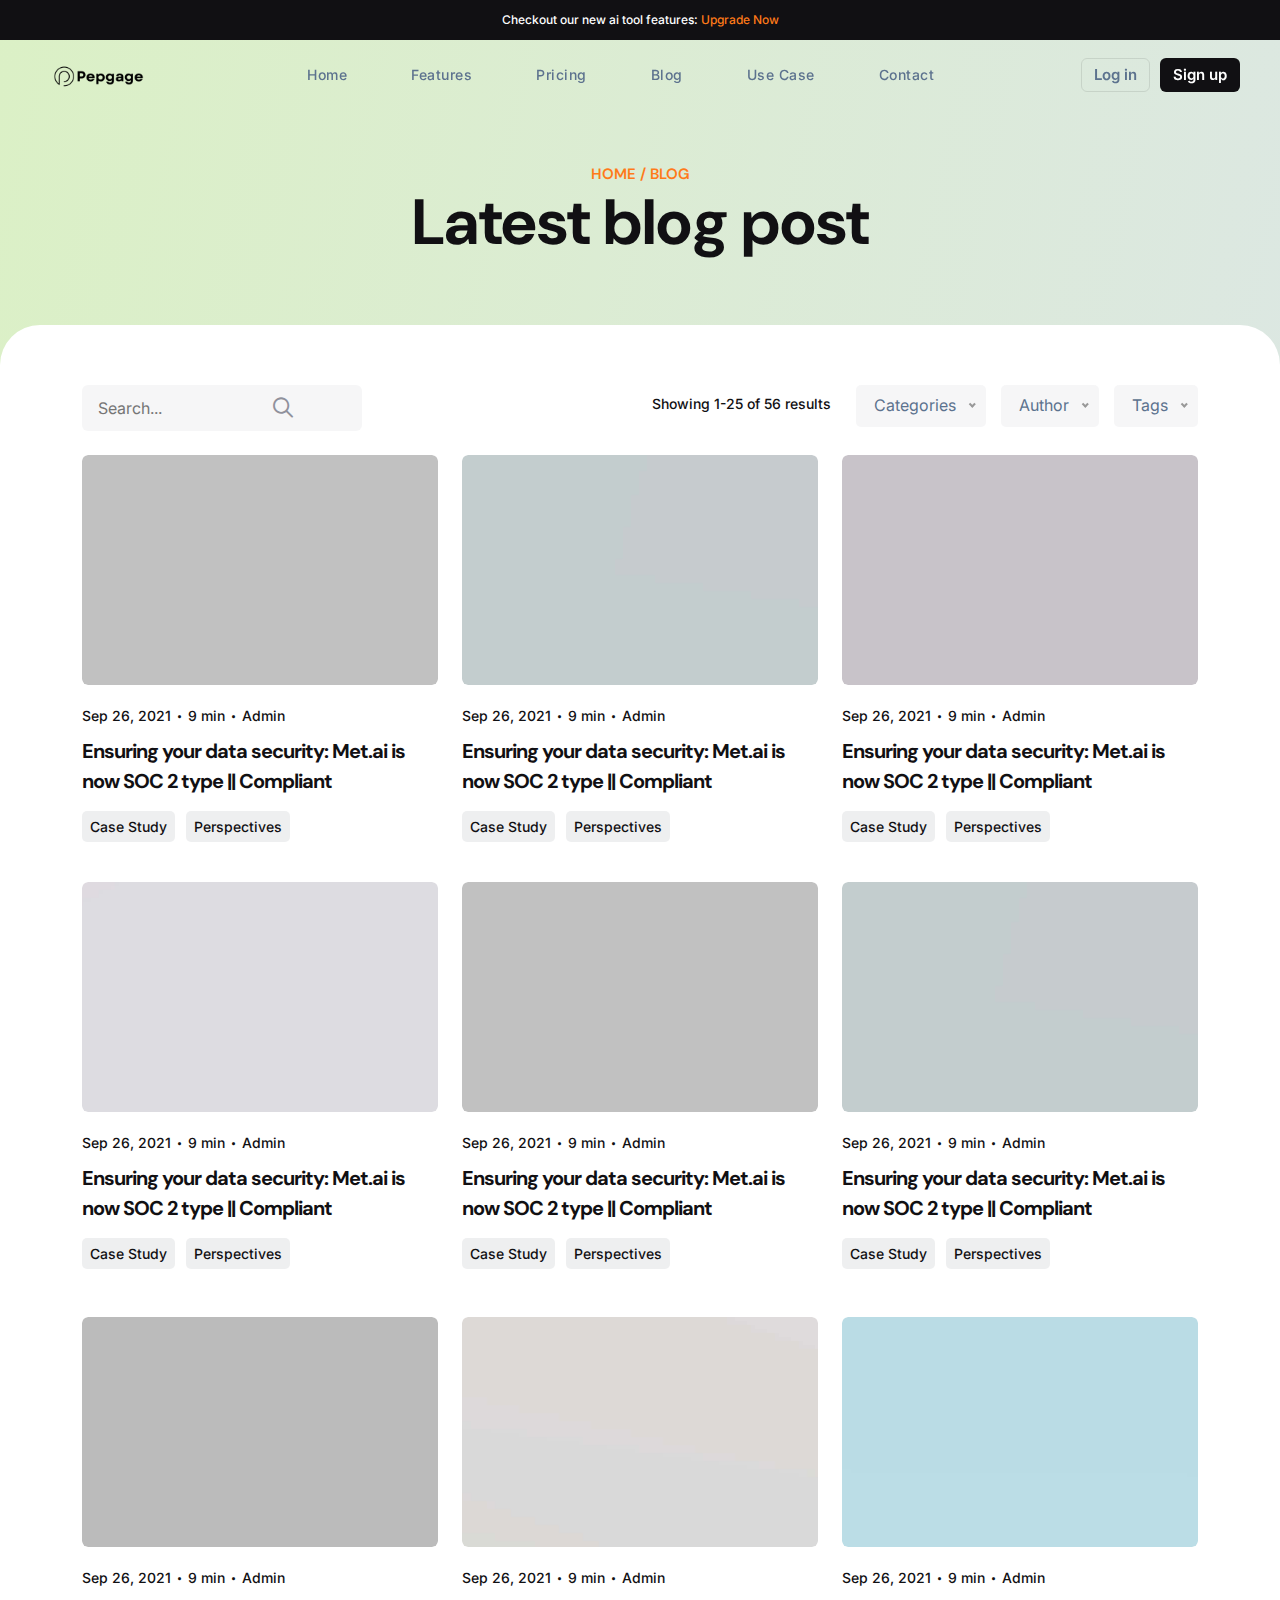
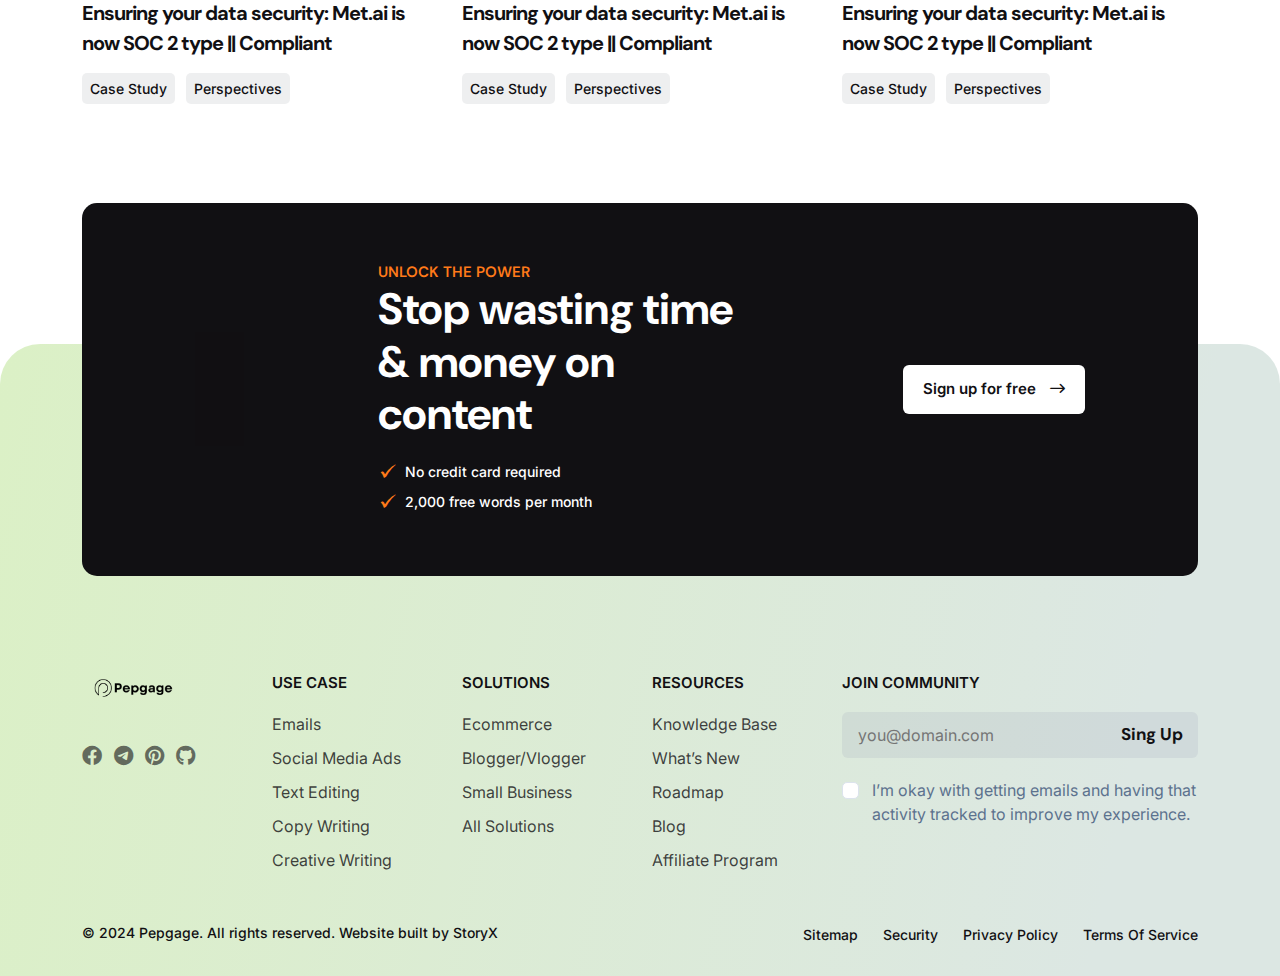
<file: blog.html>
<!DOCTYPE html>
<html lang="en">
  <head>
    <meta charset="UTF-8" >
    <meta
      name="viewport"
      content="width=device-width, initial-scale=1.0, maximum-scale=1, minimum-scale=1, target-densitydpi=device-dpi" >
    <title>Pepgage - StoryX - templete</title>
    <link rel="icon" type="image/png" href="images/favicon.jpg" >
    <link rel="stylesheet" href="css/font-awesome.css" >
    <link rel="stylesheet" href="css/bootstrap.min.css" >
    <link rel="stylesheet" href="css/slick.css" >
    <link rel="stylesheet" href="css/magnific-popup.css" >
    <link rel="stylesheet" href="css/nice-select.css" >
    <link rel="stylesheet" href="css/spacing.css" >
    <link rel="stylesheet" href="css/style.css" >
    <link rel="stylesheet" href="css/responsive.css" >
    <link rel="stylesheet" href="css/contis-icon.css" >
  </head>

  <body>
    <!--============================
        PRELOADER START
    ==============================-->
    <div class="preloader_container" id="preloader">
      <div class="spinner"></div>
    </div>
    <!--============================
        PRELOADER END
    ==============================-->
    <!--============================
        TOPBAR START
    ==============================-->
    <div class="tf__topbar">
      <div class="container">
        <div class="row">
          <div class="col-xl-12">
            <p>
              Checkout our new ai tool features: <a href="#">Upgrade Now</a>
            </p>
          </div>
        </div>
      </div>
    </div>
    <!--============================
        TOPBAR END
    ==============================-->

    <!--============================
        MAIN MANU START
    ==============================-->
    <nav class="navbar navbar-expand-lg tf__main_menu">
      <div class="container-fluid">
        <a class="navbar-brand" href="index.html"
          ><img src="images/Logo_1.png" alt="logo" class="img-fluid w-100" ></a>
        <button
          class="navbar-toggler"
          type="button"
          data-bs-toggle="collapse"
          data-bs-target="#navbarSupportedContent"
          aria-controls="navbarSupportedContent"
          aria-expanded="false"
          aria-label="Toggle navigation"
        >
          <i class="far fa-stream menu_icon_bar"></i>
          <i class="far fa-times close_icon_close"></i>
        </button>
        <div class="collapse navbar-collapse" id="navbarSupportedContent">
          <ul class="navbar-nav m-auto">
            <li class="nav-item">
              <a class="nav-link" href="index.html">Home</a>
            </li>
            <li class="nav-item">
              <a class="nav-link" href="features.html">Features</a>
            </li>
            <li class="nav-item">
              <a class="nav-link" href="pricing.html">pricing</a>
            </li>
            <li class="nav-item">
              <a class="nav-link" href="blog.html">blog</a>
            </li>
            <li class="nav-item">
              <a class="nav-link" href="use_case.html">use case</a>
            </li>
            <!--  -->
            <li class="nav-item">
              <a class="nav-link" href="contact.html">contact</a>
            </li>
          </ul>
          <ul class="tf__menu_btn d-flex flex-wrap align-items-center">
            <li><a href="#">Log in</a></li>
            <li><a href="#" class="tf__menu_2nd_btn">Sign up</a></li>
          </ul>
        </div>
      </div>
    </nav>
    <!--============================
        MAIN MANU END
    ==============================-->

    <!--============================
        BLOG START
    ==============================-->
    <section class="tf__blog pt_165 mb_200">
      <div class="container">
        <div class="row">
          <div class="col-xl-8 m-auto">
            <div class="tf__common_heading pb_20">
              <h6>HOME / BLOG</h6>
              <h2 class="tf__common_heading_color">Latest blog post</h2>
            </div>
          </div>
        </div>
      </div>
      <div class="tf__blog_iteam pt_60">
        <div class="container">
          <div class="row d-flex flex-wrap justify-content-between mb-4">
            <div class="col-xl-2 col-lg-2">
              <form class="tf__blog_search">
                <input type="text" placeholder="Search..." >
                <button class="tf__search_icon">
                  <i class="far fa-search"></i>
                </button>
              </form>
            </div>
            <div class="col-xl-8 col-lg-8">
              <div
                class="tf__blog_categories d-flex flex-wrap justify-content-end"
              >
                <p>Showing 1-25 of 56 results</p>

                <ul class="d-flex flex-wrap tf__blog_selectbox">
                  <li>
                    <select class="select_js">
                      <option value="">Categories</option>
                      <option value="">Categories 1</option>
                      <option value="">Categories 2</option>
                      <option value="">Categories 3</option>
                    </select>
                  </li>
                  <li>
                    <select class="select_js">
                      <option value="">Author</option>
                      <option value="">Author 1</option>
                      <option value="">Author 2</option>
                      <option value="">Author 3</option>
                    </select>
                  </li>
                  <li>
                    <select class="select_js">
                      <option value="">Tags</option>
                      <option value="">Tags 1</option>
                      <option value="">Tags 2</option>
                      <option value="">Tags 3</option>
                    </select>
                  </li>
                </ul>
              </div>
            </div>
          </div>
          <div class="row">
            <div class="col-xl-4 col-md-6">
              <div class="tf__single_blog">
                <div class="tf__single_blog_img">
                  <img
                    src="images/blog-1.jpg"
                    alt="blog img"
                    class="img-fluid w-100" >
                </div>
                <div class="tf__single_blog_text">
                  <ul class="d-flex flex-wrap">
                    <li>Sep 26, 2021</li>
                    <li>9 min</li>
                    <li>Admin</li>
                  </ul>
                  <a href="blog_details.html" class="tf__single_blog_heading"
                    >Ensuring your data security: Met.ai is now SOC 2 type ||
                    Compliant</a
                  >
                  <p>
                    <a href="#" class="tf__single_blog_link">Case Study</a>
                    <a href="#" class="tf__single_blog_link">Perspectives</a>
                  </p>
                </div>
              </div>
            </div>
            <div class="col-xl-4 col-md-6">
              <div class="tf__single_blog">
                <div class="tf__single_blog_img">
                  <img
                    src="images/blog-2.jpg"
                    alt="blog img"
                    class="img-fluid w-100" >
                </div>
                <div class="tf__single_blog_text">
                  <ul class="d-flex flex-wrap">
                    <li>Sep 26, 2021</li>
                    <li>9 min</li>
                    <li>Admin</li>
                  </ul>
                  <a href="blog_details.html" class="tf__single_blog_heading"
                    >Ensuring your data security: Met.ai is now SOC 2 type ||
                    Compliant</a
                  >
                  <p>
                    <a href="#" class="tf__single_blog_link">Case Study</a>
                    <a href="#" class="tf__single_blog_link">Perspectives</a>
                  </p>
                </div>
              </div>
            </div>
            <div class="col-xl-4 col-md-6">
              <div class="tf__single_blog">
                <div class="tf__single_blog_img">
                  <img
                    src="images/blog-3.jpg"
                    alt="blog img"
                    class="img-fluid w-100" >
                </div>
                <div class="tf__single_blog_text">
                  <ul class="d-flex flex-wrap">
                    <li>Sep 26, 2021</li>
                    <li>9 min</li>
                    <li>Admin</li>
                  </ul>
                  <a href="blog_details.html" class="tf__single_blog_heading"
                    >Ensuring your data security: Met.ai is now SOC 2 type ||
                    Compliant</a
                  >
                  <p>
                    <a href="#" class="tf__single_blog_link">Case Study</a>
                    <a href="#" class="tf__single_blog_link">Perspectives</a>
                  </p>
                </div>
              </div>
            </div>
            <div class="col-xl-4 col-md-6">
              <div class="tf__single_blog">
                <div class="tf__single_blog_img">
                  <img
                    src="images/blog-4.jpg"
                    alt="blog img"
                    class="img-fluid w-100" >
                </div>
                <div class="tf__single_blog_text">
                  <ul class="d-flex flex-wrap">
                    <li>Sep 26, 2021</li>
                    <li>9 min</li>
                    <li>Admin</li>
                  </ul>
                  <a href="blog_details.html" class="tf__single_blog_heading"
                    >Ensuring your data security: Met.ai is now SOC 2 type ||
                    Compliant</a
                  >
                  <p>
                    <a href="#" class="tf__single_blog_link">Case Study</a>
                    <a href="#" class="tf__single_blog_link">Perspectives</a>
                  </p>
                </div>
              </div>
            </div>
            <div class="col-xl-4 col-md-6">
              <div class="tf__single_blog">
                <div class="tf__single_blog_img">
                  <img
                    src="images/blog-1.jpg"
                    alt="blog img"
                    class="img-fluid w-100" >
                </div>
                <div class="tf__single_blog_text">
                  <ul class="d-flex flex-wrap">
                    <li>Sep 26, 2021</li>
                    <li>9 min</li>
                    <li>Admin</li>
                  </ul>
                  <a href="blog_details.html" class="tf__single_blog_heading"
                    >Ensuring your data security: Met.ai is now SOC 2 type ||
                    Compliant</a
                  >
                  <p>
                    <a href="#" class="tf__single_blog_link">Case Study</a>
                    <a href="#" class="tf__single_blog_link">Perspectives</a>
                  </p>
                </div>
              </div>
            </div>
            <div class="col-xl-4 col-md-6">
              <div class="tf__single_blog mb-5">
                <div class="tf__single_blog_img">
                  <img
                    src="images/blog-2.jpg"
                    alt="blog img"
                    class="img-fluid w-100" >
                </div>
                <div class="tf__single_blog_text">
                  <ul class="d-flex flex-wrap">
                    <li>Sep 26, 2021</li>
                    <li>9 min</li>
                    <li>Admin</li>
                  </ul>
                  <a href="blog_details.html" class="tf__single_blog_heading"
                    >Ensuring your data security: Met.ai is now SOC 2 type ||
                    Compliant</a
                  >
                  <p>
                    <a href="#" class="tf__single_blog_link">Case Study</a>
                    <a href="#" class="tf__single_blog_link">Perspectives</a>
                  </p>
                </div>
              </div>
            </div>
            <div class="col-xl-4 col-md-6">
              <div class="tf__single_blog">
                <div class="tf__single_blog_img">
                  <img
                    src="images/blog-7.jpg"
                    alt="blog img"
                    class="img-fluid w-100" >
                </div>
                <div class="tf__single_blog_text">
                  <ul class="d-flex flex-wrap">
                    <li>Sep 26, 2021</li>
                    <li>9 min</li>
                    <li>Admin</li>
                  </ul>
                  <a href="blog_details.html" class="tf__single_blog_heading"
                    >Ensuring your data security: Met.ai is now SOC 2 type ||
                    Compliant</a
                  >
                  <p>
                    <a href="#" class="tf__single_blog_link">Case Study</a>
                    <a href="#" class="tf__single_blog_link">Perspectives</a>
                  </p>
                </div>
              </div>
            </div>
            <div class="col-xl-4 col-md-6">
              <div class="tf__single_blog">
                <div class="tf__single_blog_img">
                  <img
                    src="images/blog-8.jpg"
                    alt="blog img"
                    class="img-fluid w-100" >
                </div>
                <div class="tf__single_blog_text">
                  <ul class="d-flex flex-wrap">
                    <li>Sep 26, 2021</li>
                    <li>9 min</li>
                    <li>Admin</li>
                  </ul>
                  <a href="blog_details.html" class="tf__single_blog_heading"
                    >Ensuring your data security: Met.ai is now SOC 2 type ||
                    Compliant</a
                  >
                  <p>
                    <a href="#" class="tf__single_blog_link">Case Study</a>
                    <a href="#" class="tf__single_blog_link">Perspectives</a>
                  </p>
                </div>
              </div>
            </div>
            <div class="col-xl-4 col-md-6">
              <div class="tf__single_blog">
                <div class="tf__single_blog_img">
                  <img
                    src="images/blog-9.jpg"
                    alt="blog img"
                    class="img-fluid w-100" >
                </div>
                <div class="tf__single_blog_text">
                  <ul class="d-flex flex-wrap">
                    <li>Sep 26, 2021</li>
                    <li>9 min</li>
                    <li>Admin</li>
                  </ul>
                  <a href="blog_details.html" class="tf__single_blog_heading"
                    >Ensuring your data security: Met.ai is now SOC 2 type ||
                    Compliant</a
                  >
                  <p>
                    <a href="#" class="tf__single_blog_link">Case Study</a>
                    <a href="#" class="tf__single_blog_link">Perspectives</a>
                  </p>
                </div>
              </div>
            </div>
          </div>
        </div>
      </div>
    </section>
    <!--============================
        BLOG END
    ==============================-->

    <!--============================
        FOOTER START
    ==============================-->
    <section class="tf__footer tf__features_footer">
      <div class="container">
        <div class="row">
          <div class="col-xl-12">
            <div class="tf__unlock">
              <div class="row">
                <div class="col-xl-2 col-md-12 col-lg-3 m-auto">
                  <div class="tf__unlock_img">
                    <img
                      src="images/subscraib_img.png"
                      alt="unlock"
                      class="img-fluid w-100" >
                  </div>
                </div>
                <div class="col-xl-5 col-sm-8 col-md-8 col-lg-5 mx-auto">
                  <div class="tf__unlock_text">
                    <div class="tf__common_heading tf__unlock_heading">
                      <h6>UNLOCK THE POWER</h6>
                      <h2>Stop wasting time & money on content</h2>
                    </div>
                    <ul class="d-flex">
                      <li>No credit card required</li>
                      <li>2,000 free words per month</li>
                    </ul>
                  </div>
                </div>
                <div
                  class="col-xl-4 col-sm-4 col-md-4 col-lg-4 m-auto d-flex justify-content-end"
                >
                  <div class="tf__unlock_btn">
                    <a href="#" class="tf__common_btn"
                      >Sign up for free
                      <i class="fa-regular fa-arrow-right-long"></i
                    ></a>
                  </div>
                </div>
              </div>
            </div>
          </div>
        </div>

        <div class="row">
          <div class="col-xl-2 col-sm-6 col-md-3">
            <div class="tf__footer_left">
              <a href="index.html" class="tf__footer_logo">
                <img
                  src="images/Logo_1.png"
                  alt="Contisai"
                  class="img-fluid w-100" >
              </a>
              <div class="tf__footer_icon d-flex flex-wrap align-items-center">
                <ul class="d-flex flex-wrap">
                  <li>
                    <a href="#"><i class="fa-brands fa-facebook"></i></a>
                  </li>
                  <li>
                    <a href="#"><i class="fa-brands fa-telegram"></i></a>
                  </li>
                  <li>
                    <a href="#"><i class="fa-brands fa-pinterest"></i></a>
                  </li>
                  <li>
                    <a href="#"><i class="fa-brands fa-github"></i></a>
                  </li>
                </ul>
              </div>
            </div>
          </div>
          <div class="col-xl-2 col-sm-6 col-md-3">
            <div class="tf__quick_link">
              <h5>USE CASE</h5>
              <ul>
                <li><a href="#">Emails</a></li>
                <li><a href="#">Social media Ads</a></li>
                <li><a href="#">Text editing</a></li>
                <li><a href="#">Copy writing</a></li>
                <li><a href="#">Creative writing</a></li>
              </ul>
            </div>
          </div>
          <div class="col-xl-2 col-sm-6 col-md-3">
            <div class="tf__quick_link tf__quick_link_sm">
              <h5>solutions</h5>
              <ul>
                <li><a href="#">Ecommerce</a></li>
                <li><a href="#">Blogger/Vlogger</a></li>
                <li><a href="#">Small business</a></li>
                <li><a href="#">All solutions</a></li>
              </ul>
            </div>
          </div>
          <div class="col-xl-2 col-sm-6 col-md-3">
            <div class="tf__quick_link tf__quick_link_sm">
              <h5>RESOURCES</h5>
              <ul>
                <li><a href="#">Knowledge base</a></li>
                <li><a href="#">What’s new</a></li>
                <li><a href="#">Roadmap</a></li>
                <li><a href="#">Blog</a></li>
                <li><a href="#">Affiliate program</a></li>
              </ul>
            </div>
          </div>
          <div class="col-xl-4 col-md-12 mx-auto">
            <div class="tf__address tf__quick_link_sm tf__address_md">
              <h5>JOIN COMMUNITY</h5>
              <div class="tf__footer_singup">
                <input type="text" placeholder="you@domain.com" >
                <a href="#" class="tf__footer_singup_link">sing up</a>
              </div>
              <div class="form-check tf__signup_check_area">
                <input
                  class="form-check-input"
                  type="checkbox"
                  id="flexCheckDefault" >
                <label class="form-check-label" for="flexCheckDefault">
                  I’m okay with getting emails and having that activity tracked
                  to improve my experience.
                </label>
              </div>
            </div>
          </div>
        </div>
        <div class="row">
          <div class="col-xl-12">
            <div
              class="tf__copyright d-flex flex-wrap justify-content-between mt_50 mb_30"
            >
              <p>© 2024 Pepgage. All rights reserved. Website built by StoryX</p>
              <ul class="d-flex flex-wrap">
                <li><a href="#">Sitemap</a></li>
                <li><a href="#">Security</a></li>
                <li><a href="#">Privacy Policy</a></li>
                <li><a href="#">Terms of Service</a></li>
              </ul>
            </div>
          </div>
        </div>
      </div>
    </section>
    <!--============================
        FOOTER END
    ==============================-->

    <!--jquery library js-->
    <script src="js/plugin.js"></script>
    <!--main js-->
    <script src="js/main.js"></script>
  </body>
</html>
</file>
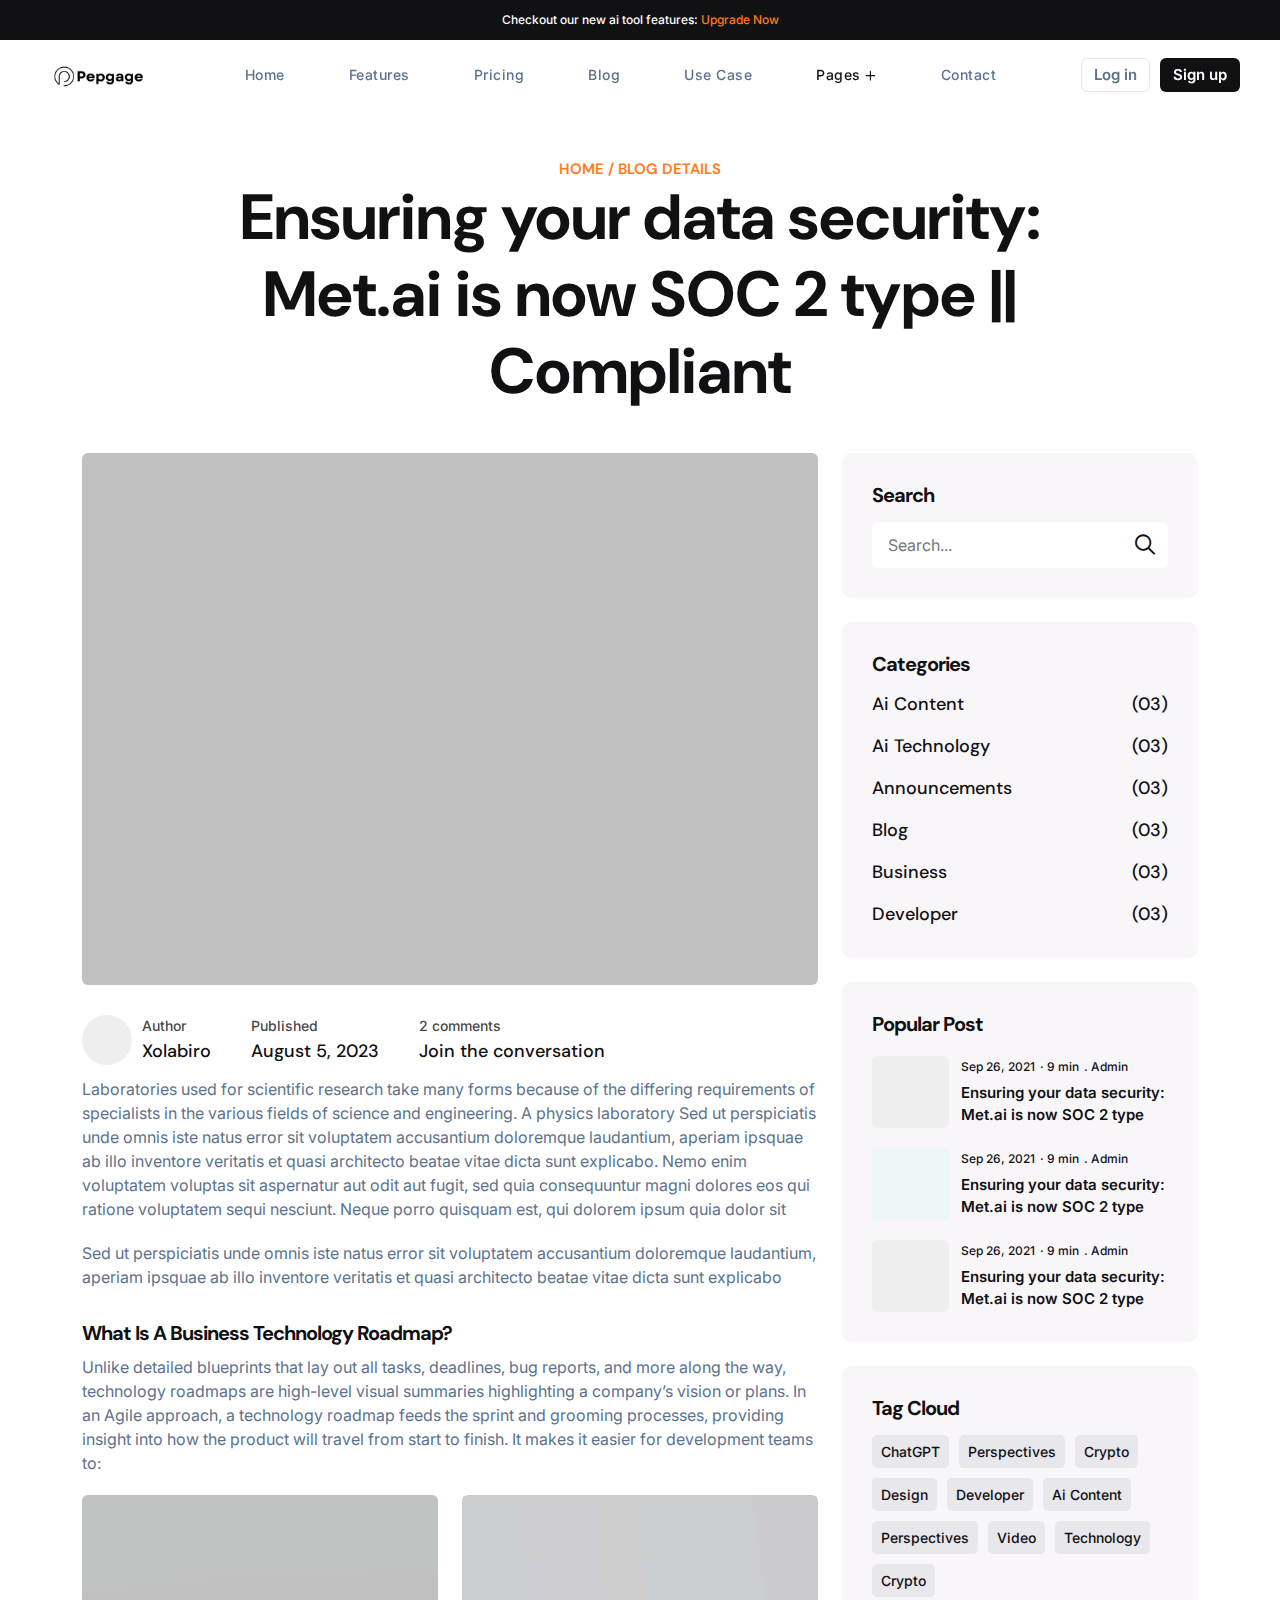
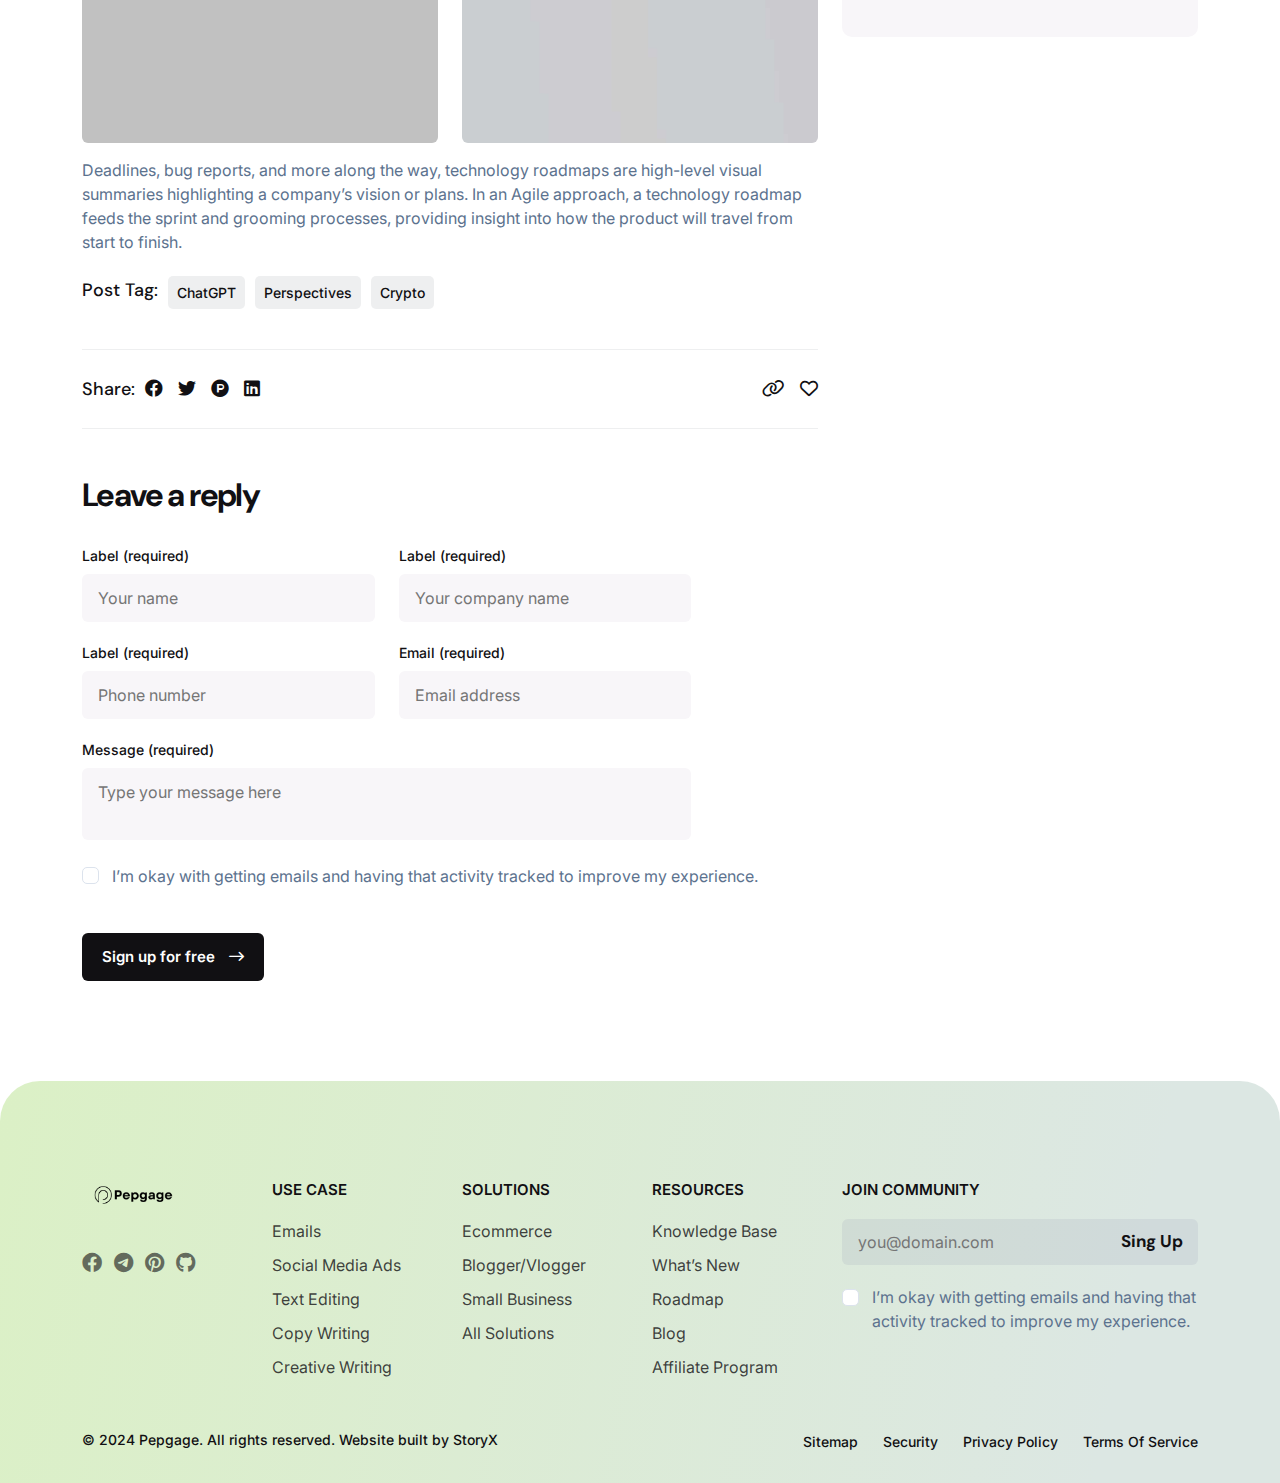
<file: blog_details.html>
<!DOCTYPE html>
<html lang="en">
  <head>
    <meta charset="UTF-8" >
    <meta
      name="viewport"
      content="width=device-width, initial-scale=1.0, maximum-scale=1, minimum-scale=1, target-densitydpi=device-dpi" >
    <title>Pepgage - StoryX - templete</title>
    <link rel="icon" type="image/png" href="images/favicon.jpg" >
    <link rel="stylesheet" href="css/font-awesome.css" >
    <link rel="stylesheet" href="css/bootstrap.min.css" >
    <link rel="stylesheet" href="css/slick.css" >
    <link rel="stylesheet" href="css/magnific-popup.css" >
    <link rel="stylesheet" href="css/nice-select.css" >
    <link rel="stylesheet" href="css/spacing.css" >
    <link rel="stylesheet" href="css/style.css" >
    <link rel="stylesheet" href="css/responsive.css" >
    <link rel="stylesheet" href="css/contis-icon.css" >
  </head>

  <body>
    <!--============================
        PRELOADER START
    ==============================-->
    <div class="preloader_container" id="preloader">
      <div class="spinner"></div>
    </div>
    <!--============================
        PRELOADER END
    ==============================-->
    <!--============================
        TOPBAR START
    ==============================-->
    <div class="tf__topbar">
      <div class="container">
        <div class="row">
          <div class="col-xl-12">
            <p>
              Checkout our new ai tool features: <a href="#">Upgrade Now</a>
            </p>
          </div>
        </div>
      </div>
    </div>
    <!--============================
        TOPBAR END
    ==============================-->

    <!--============================
        MAIN MANU START
    ==============================-->
    <nav class="navbar navbar-expand-lg tf__main_menu">
      <div class="container-fluid">
        <a class="navbar-brand" href="index.html"
          ><img src="images/Logo_1.png" alt="logo" class="img-fluid w-100" ></a>
        <button
          class="navbar-toggler"
          type="button"
          data-bs-toggle="collapse"
          data-bs-target="#navbarSupportedContent"
          aria-controls="navbarSupportedContent"
          aria-expanded="false"
          aria-label="Toggle navigation"
        >
          <i class="far fa-stream menu_icon_bar"></i>
          <i class="far fa-times close_icon_close"></i>
        </button>
        <div class="collapse navbar-collapse" id="navbarSupportedContent">
          <ul class="navbar-nav m-auto">
            <li class="nav-item">
              <a class="nav-link" href="index.html">Home</a>
            </li>
            <li class="nav-item">
              <a class="nav-link" href="features.html">Features</a>
            </li>
            <li class="nav-item">
              <a class="nav-link" href="pricing.html">pricing</a>
            </li>
            <li class="nav-item">
              <a class="nav-link" href="blog.html">blog</a>
            </li>
            <li class="nav-item">
              <a class="nav-link" href="use_case.html">use case</a>
            </li>
            <li class="nav-item">
              <a class="nav-link active" href="#"
                >Pages <i class="far fa-plus"></i
              ></a>
              <ul class="tf__dropdown">
                <li><a href="pricing.html">pricing</a></li>
                <li><a href="about.html">about</a></li>
                <li><a href="blog.html">Blog</a></li>
                <li>
                  <a href="blog_details.html" class="active">Blog details</a>
                </li>
                <li><a href="use_case.html">use case</a></li>
                <li>
                  <a href="use-cases-details.html">Case details</a>
                </li>
              </ul>
            </li>
            <li class="nav-item">
              <a class="nav-link" href="contact.html">contact</a>
            </li>
          </ul>
          <ul class="tf__menu_btn d-flex flex-wrap align-items-center">
            <li><a href="#">Log in</a></li>
            <li><a href="#" class="tf__menu_2nd_btn">Sign up</a></li>
          </ul>
        </div>
      </div>
    </nav>
    <!--============================
        MAIN MANU END
    ==============================-->

    <!--============================
        BLOG DETAILS START
    ==============================-->
    <section class="tf__blog_details pt_160 pb_100">
      <div class="container">
        <div class="row">
          <div class="col-xl-10 col-md-10 col-lg-10 m-auto">
            <div class="tf__common_heading">
              <h6>HOME / blog details</h6>
              <h2 class="tf__common_heading_color">
                Ensuring your data security: Met.ai is now SOC 2 type ||
                Compliant
              </h2>
            </div>
          </div>
        </div>
        <div class="row">
          <div class="col-xl-8">
            <div class="tf__blog_details_left">
              <div class="tf__blog_details_left_img">
                <img
                  src="images/blog-1.jpg"
                  alt="blog details"
                  class="img-fluid w-100" >
              </div>
              <div class="tf__blog_details_author d-flex flex-wrap">
                <div class="tf__blog_details_author_img">
                  <img
                    src="images/post-1.jpg"
                    alt="author img"
                    class="img-fluid w-100" >
                </div>
                <ul class="d-flex flex-wrap">
                  <li>
                    <p>Author</p>
                    <h6>Xolabiro</h6>
                  </li>
                  <li>
                    <p>Published</p>
                    <h6>August 5, 2023</h6>
                  </li>
                  <li>
                    <p>2 comments</p>
                    <h6>Join the conversation</h6>
                  </li>
                </ul>
              </div>
              <div class="tf__blog_details_left_text">
                <p>
                  Laboratories used for scientific research take many forms
                  because of the differing requirements of specialists in the
                  various fields of science and engineering. A physics
                  laboratory Sed ut perspiciatis unde omnis iste natus error sit
                  voluptatem accusantium doloremque laudantium, aperiam ipsquae
                  ab illo inventore veritatis et quasi architecto beatae vitae
                  dicta sunt explicabo. Nemo enim voluptatem voluptas sit
                  aspernatur aut odit aut fugit, sed quia consequuntur magni
                  dolores eos qui ratione voluptatem sequi nesciunt. Neque porro
                  quisquam est, qui dolorem ipsum quia dolor sit
                </p>

                <p>
                  Sed ut perspiciatis unde omnis iste natus error sit voluptatem
                  accusantium doloremque laudantium, aperiam ipsquae ab illo
                  inventore veritatis et quasi architecto beatae vitae dicta
                  sunt explicabo
                </p>

                <h4>What Is A Business Technology Roadmap?</h4>

                <p>
                  Unlike detailed blueprints that lay out all tasks, deadlines,
                  bug reports, and more along the way, technology roadmaps are
                  high-level visual summaries highlighting a company’s vision or
                  plans. In an Agile approach, a technology roadmap feeds the
                  sprint and grooming processes, providing insight into how the
                  product will travel from start to finish. It makes it easier
                  for development teams to:
                </p>

                <div class="row">
                  <div class="col-xl-6 col-md-6">
                    <div class="tf__blog_details_left_text_img">
                      <img
                        src="images/blog_dtls-1.jpg"
                        alt="blog"
                        class="img-fluid w-100" >
                    </div>
                  </div>
                  <div class="col-xl-6 col-md-6">
                    <div class="tf__blog_details_left_text_img">
                      <img
                        src="images/blog_dtls-2.jpg"
                        alt="blog"
                        class="img-fluid w-100" >
                    </div>
                  </div>
                </div>
                <p>
                  Deadlines, bug reports, and more along the way, technology
                  roadmaps are high-level visual summaries highlighting a
                  company’s vision or plans. In an Agile approach, a technology
                  roadmap feeds the sprint and grooming processes, providing
                  insight into how the product will travel from start to finish.
                </p>
              </div>
              <div class="tf__blog_post_tag d-flex flex-wrap">
                <h6>Post Tag:</h6>
                <ul class="d-flex flex-wrap">
                  <li><a href="#">ChatGPT</a></li>
                  <li><a href="#">Perspectives</a></li>
                  <li><a href="#">Crypto</a></li>
                </ul>
              </div>
              <div
                class="tf__blog_social_media d-flex flex-wrap justify-content-between"
              >
                <div class="tf__blog_social_link d-flex flex-wrap">
                  <h6>Share:</h6>
                  <ul class="d-flex flex-wrap">
                    <li>
                      <a href="#"><i class="fa-brands fa-facebook"></i></a>
                    </li>
                    <li>
                      <a href="#"><i class="fab fa-twitter"></i></a>
                    </li>
                    <li>
                      <a href="#"><i class="fa-brands fa-product-hunt"></i></a>
                    </li>
                    <li>
                      <a href="#"><i class="fa-brands fa-linkedin"></i></a>
                    </li>
                  </ul>
                </div>
                <ul class="d-flex flex-wrap">
                  <li>
                    <a href="#"><i class="far fa-link"></i></a>
                  </li>
                  <li>
                    <a href="#"><i class="far fa-heart"></i></a>
                  </li>
                </ul>
              </div>

              <form class="tf__blog_form">
                <h4>Leave a reply</h4>
                <div class="row">
                  <div class="col-xl-5">
                    <div class="tf__blog_form_input">
                      <label>Label (required)</label>
                      <input type="text" placeholder="Your name">
                    </div>
                  </div>
                  <div class="col-xl-5">
                    <div class="tf__blog_form_input">
                      <label>Label (required)</label>
                      <input type="text" placeholder="Your company name">
                    </div>
                  </div>
                  <div class="col-xl-5">
                    <div class="tf__blog_form_input">
                      <label>Label (required)</label>
                      <input type="text" placeholder="Phone number">
                    </div>
                  </div>
                  <div class="col-xl-5">
                    <div class="tf__blog_form_input">
                      <label>Email (required)</label>
                      <input type="text" placeholder="Email address">
                    </div>
                  </div>
                  <div class="col-xl-10">
                    <div class="tf__blog_form_input">
                      <label>Message (required)</label>
                      <textarea placeholder="Type your message here"></textarea>
                    </div>
                  </div>
                </div>
              </form>

              <div class="form-check tf__signup_check_area tf__blog_checkbox">
                <input
                  class="form-check-input"
                  type="checkbox"
                  id="flexCheckDefault1"
                >
                <label class="form-check-label" for="flexCheckDefault1">
                  I’m okay with getting emails and having that activity tracked
                  to improve my experience.
                </label>
              </div>
              <button class="tf__common_btn">
                Sign up for free
                <i
                  class="fa-regular fa-arrow-right-long"
                  aria-hidden="true"
                ></i>
              </button>
            </div>
          </div>
          <div class="col-xl-4">
            <div class="tf__blog_details_right tf__blog_details_responsib mb-4">
              <h5>Search</h5>
              <form>
                <input type="text" placeholder="Search..." >
                <button class="tf__search_icon">
                  <i class="far fa-search"></i>
                </button>
              </form>
            </div>
            <div class="tf__blog_details_right mb-4">
              <h5>Categories</h5>
              <ul class="tf__blog_details_categories">
                <li>
                  <a href="#" class="d-flex justify-content-between"
                    >Ai Content<span>(03)</span></a
                  >
                </li>
                <li>
                  <a href="#" class="d-flex justify-content-between"
                    >Ai Technology<span>(03)</span></a
                  >
                </li>
                <li>
                  <a href="#" class="d-flex justify-content-between"
                    >Announcements <span>(03)</span></a
                  >
                </li>
                <li>
                  <a href="#" class="d-flex justify-content-between"
                    >Blog <span>(03)</span></a
                  >
                </li>
                <li>
                  <a href="#" class="d-flex justify-content-between"
                    >Business <span>(03)</span></a
                  >
                </li>
                <li>
                  <a href="#" class="d-flex justify-content-between"
                    >Developer <span>(03)</span></a
                  >
                </li>
              </ul>
            </div>
            <div class="tf__blog_details_right mb-4">
              <h5>Popular Post</h5>
              <div class="tf__popular_post d-flex">
                <div class="tf__popular_post_img">
                  <img
                    src="images/post-1.jpg"
                    alt="blog link"
                    class="img-fluid w-100" >
                </div>
                <div class="tf__popular_post_text">
                  <ul class="d-flex flex-wrap">
                    <li>Sep 26, 2021</li>
                    <li>· 9 min</li>
                    <li>. Admin</li>
                  </ul>
                  <a href="#"
                    >Ensuring your data security: Met.ai is now SOC 2 type</a
                  >
                </div>
              </div>
              <div class="tf__popular_post d-flex">
                <div class="tf__popular_post_img">
                  <img
                    src="images/post-2.jpg"
                    alt="blog link"
                    class="img-fluid w-100" >
                </div>
                <div class="tf__popular_post_text">
                  <ul class="d-flex flex-wrap">
                    <li>Sep 26, 2021</li>
                    <li>· 9 min</li>
                    <li>. Admin</li>
                  </ul>
                  <a href="#"
                    >Ensuring your data security: Met.ai is now SOC 2 type</a
                  >
                </div>
              </div>
              <div class="tf__popular_post d-flex">
                <div class="tf__popular_post_img">
                  <img
                    src="images/post-3.jpg"
                    alt="blog link"
                    class="img-fluid w-100" >
                </div>
                <div class="tf__popular_post_text">
                  <ul class="d-flex flex-wrap">
                    <li>Sep 26, 2021</li>
                    <li>· 9 min</li>
                    <li>. Admin</li>
                  </ul>
                  <a href="#"
                    >Ensuring your data security: Met.ai is now SOC 2 type</a
                  >
                </div>
              </div>
            </div>
            <div class="tf__blog_post_tag tf__blog_details_right">
              <h5>Tag Cloud</h5>
              <ul class="d-flex flex-wrap tf__blog_details_right_link">
                <li><a href="#">ChatGPT</a></li>
                <li><a href="#">Perspectives</a></li>
                <li><a href="#">Crypto</a></li>
                <li><a href="#">Design</a></li>
                <li><a href="#">Developer</a></li>
                <li><a href="#">Ai Content</a></li>
                <li><a href="#">Perspectives</a></li>
                <li><a href="#">Video</a></li>
                <li><a href="#">Technology</a></li>
                <li><a href="#">Crypto</a></li>
              </ul>
            </div>
          </div>
        </div>
      </div>
    </section>
    <!--============================
        BLOG DETAILS END
    ==============================-->

    <!--============================
        FOOTER START
    ==============================-->
    <section class="tf__footer tf__features_footer pt_100">
      <div class="container">
        <div class="row">
          <div class="col-xl-2 col-sm-6 col-md-3">
            <div class="tf__footer_left">
              <a href="index.html" class="tf__footer_logo">
                <img
                  src="images/Logo_1.png"
                  alt="Contisai"
                  class="img-fluid w-100" >
              </a>
              <div class="tf__footer_icon d-flex flex-wrap align-items-center">
                <ul class="d-flex flex-wrap">
                  <li>
                    <a href="#"><i class="fa-brands fa-facebook"></i></a>
                  </li>
                  <li>
                    <a href="#"><i class="fa-brands fa-telegram"></i></a>
                  </li>
                  <li>
                    <a href="#"><i class="fa-brands fa-pinterest"></i></a>
                  </li>
                  <li>
                    <a href="#"><i class="fa-brands fa-github"></i></a>
                  </li>
                </ul>
              </div>
            </div>
          </div>
          <div class="col-xl-2 col-sm-6 col-md-3">
            <div class="tf__quick_link">
              <h5>USE CASE</h5>
              <ul>
                <li><a href="#">Emails</a></li>
                <li><a href="#">Social media Ads</a></li>
                <li><a href="#">Text editing</a></li>
                <li><a href="#">Copy writing</a></li>
                <li><a href="#">Creative writing</a></li>
              </ul>
            </div>
          </div>
          <div class="col-xl-2 col-sm-6 col-md-3">
            <div class="tf__quick_link tf__quick_link_sm">
              <h5>solutions</h5>
              <ul>
                <li><a href="#">Ecommerce</a></li>
                <li><a href="#">Blogger/Vlogger</a></li>
                <li><a href="#">Small business</a></li>
                <li><a href="#">All solutions</a></li>
              </ul>
            </div>
          </div>
          <div class="col-xl-2 col-sm-6 col-md-3">
            <div class="tf__quick_link tf__quick_link_sm">
              <h5>RESOURCES</h5>
              <ul>
                <li><a href="#">Knowledge base</a></li>
                <li><a href="#">What’s new</a></li>
                <li><a href="#">Roadmap</a></li>
                <li><a href="#">Blog</a></li>
                <li><a href="#">Affiliate program</a></li>
              </ul>
            </div>
          </div>
          <div class="col-xl-4 col-md-12 mx-auto">
            <div class="tf__address tf__quick_link_sm tf__address_md">
              <h5>JOIN COMMUNITY</h5>
              <div class="tf__footer_singup">
                <input type="text" placeholder="you@domain.com" >
                <a href="#" class="tf__footer_singup_link">sing up</a>
              </div>
              <div class="form-check tf__signup_check_area">
                <input
                  class="form-check-input"
                  type="checkbox"
                  id="flexCheckDefault" >
                <label class="form-check-label" for="flexCheckDefault">
                  I’m okay with getting emails and having that activity tracked
                  to improve my experience.
                </label>
              </div>
            </div>
          </div>
        </div>
        <div class="row">
          <div class="col-xl-12">
            <div
              class="tf__copyright d-flex flex-wrap justify-content-between mt_50 mb_30"
            >
              <p>© 2024 Pepgage. All rights reserved. Website built by StoryX</p>
              <ul class="d-flex flex-wrap">
                <li><a href="#">Sitemap</a></li>
                <li><a href="#">Security</a></li>
                <li><a href="#">Privacy Policy</a></li>
                <li><a href="#">Terms of Service</a></li>
              </ul>
            </div>
          </div>
        </div>
      </div>
    </section>
    <!--============================
        FOOTER END
    ==============================-->

    <!--jquery library js-->
    <script src="js/plugin.js"></script>
    <!--main js-->
    <script src="js/main.js"></script>
  </body>
</html>
</file>
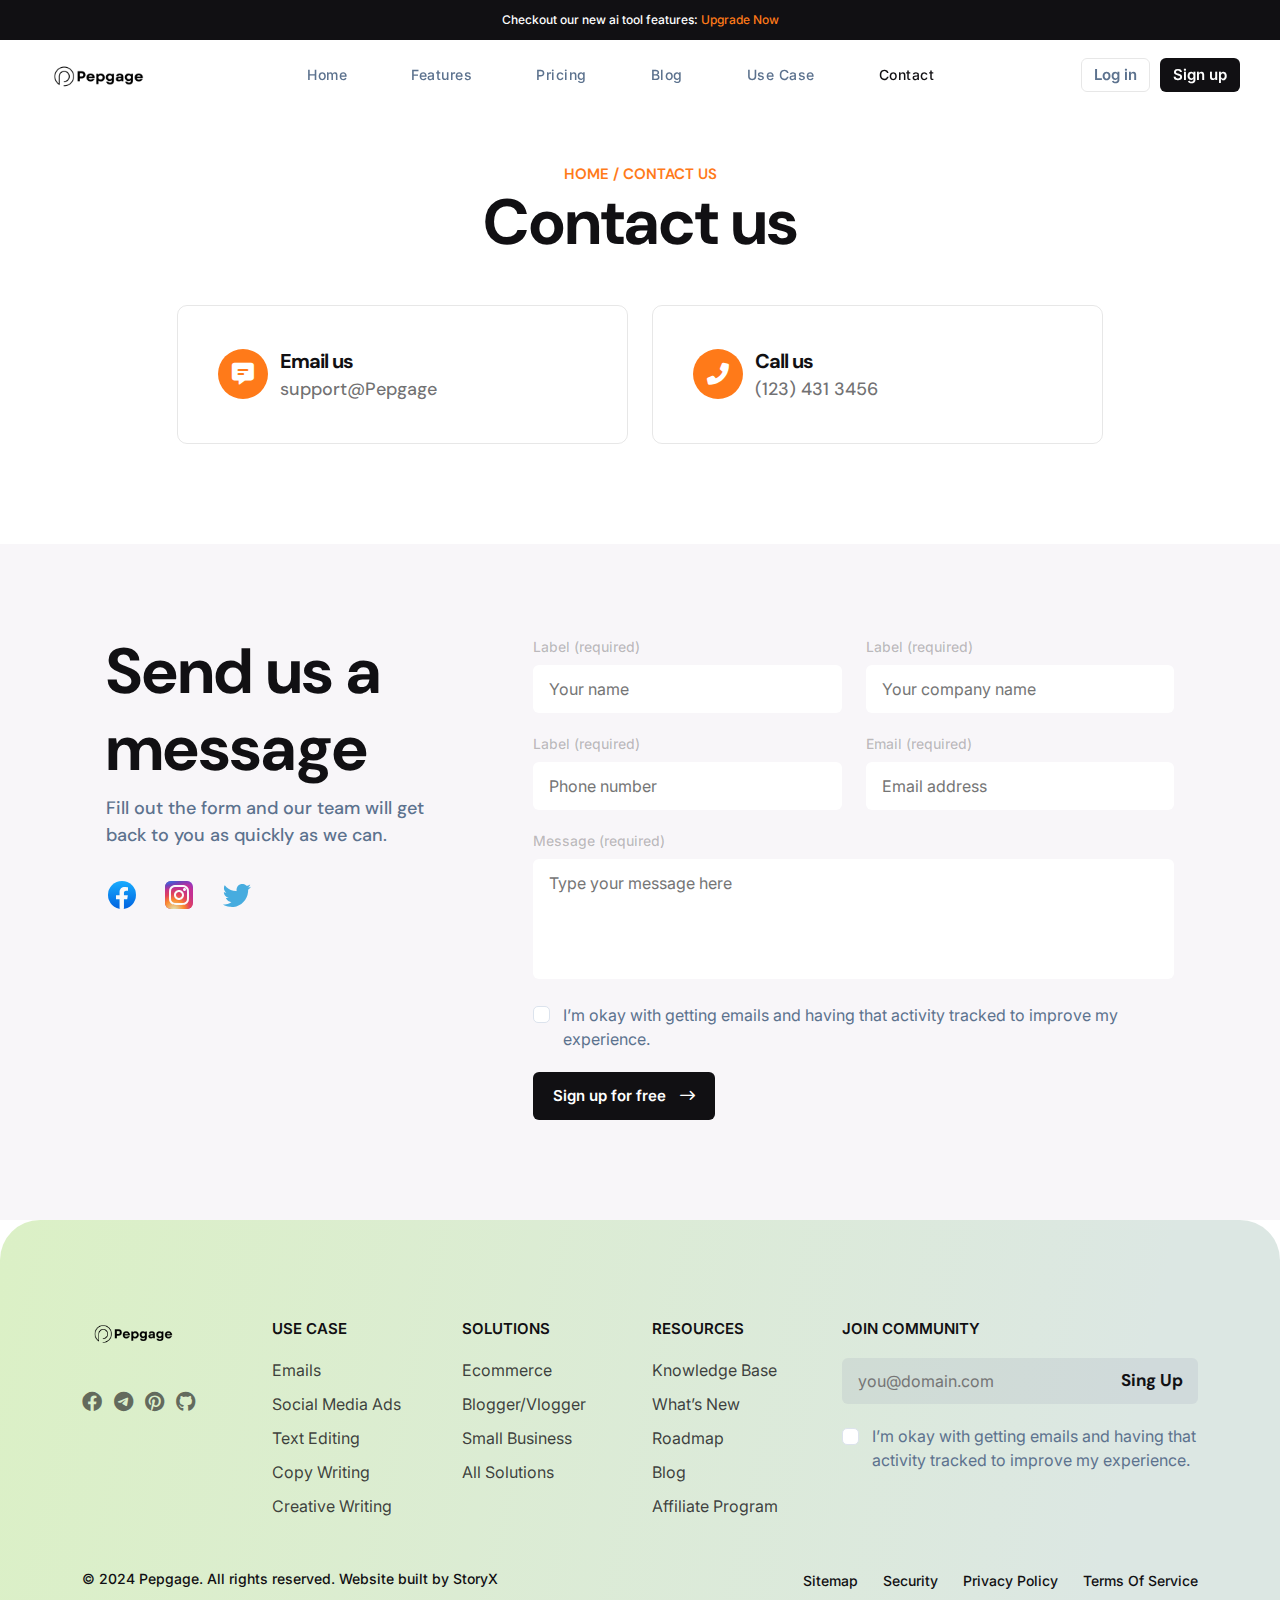
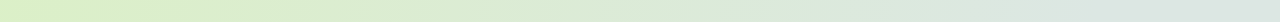
<file: contact.html>
<!DOCTYPE html>
<html lang="en">
  <head>
    <meta charset="UTF-8" >
    <meta
      name="viewport"
      content="width=device-width, initial-scale=1.0, maximum-scale=1, minimum-scale=1, target-densitydpi=device-dpi" >
    <title>Pepgage - StoryX - templete</title>
    <link rel="icon" type="image/png" href="images/favicon.jpg" >
    <link rel="stylesheet" href="css/font-awesome.css" >
    <link rel="stylesheet" href="css/bootstrap.min.css" >
    <link rel="stylesheet" href="css/slick.css" >
    <link rel="stylesheet" href="css/magnific-popup.css" >
    <link rel="stylesheet" href="css/nice-select.css" >
    <link rel="stylesheet" href="css/spacing.css" >
    <link rel="stylesheet" href="css/style.css" >
    <link rel="stylesheet" href="css/responsive.css" >
    <link rel="stylesheet" href="css/contis-icon.css" >
  </head>

  <body>
    <!--============================
        PRELOADER START
    ==============================-->
    <div class="preloader_container" id="preloader">
      <div class="spinner"></div>
    </div>
    <!--============================
        PRELOADER END
    ==============================-->
    <!--============================
        TOPBAR START
    ==============================-->
    <div class="tf__topbar">
      <div class="container">
        <div class="row">
          <div class="col-xl-12">
            <p>
              Checkout our new ai tool features: <a href="#">Upgrade Now</a>
            </p>
          </div>
        </div>
      </div>
    </div>
    <!--============================
        TOPBAR END
    ==============================-->

    <!--============================
        MAIN MANU START
    ==============================-->
    <nav class="navbar navbar-expand-lg tf__main_menu">
      <div class="container-fluid">
        <a class="navbar-brand" href="index.html"
          ><img src="images/Logo_1.png" alt="logo" class="img-fluid w-100" ></a>
        <button
          class="navbar-toggler"
          type="button"
          data-bs-toggle="collapse"
          data-bs-target="#navbarSupportedContent"
          aria-controls="navbarSupportedContent"
          aria-expanded="false"
          aria-label="Toggle navigation"
        >
          <i class="far fa-stream menu_icon_bar"></i>
          <i class="far fa-times close_icon_close"></i>
        </button>
        <div class="collapse navbar-collapse" id="navbarSupportedContent">
          <ul class="navbar-nav m-auto">
            <li class="nav-item">
              <a class="nav-link" href="index.html">Home</a>
            </li>
            <li class="nav-item">
              <a class="nav-link" href="features.html">Features</a>
            </li>
            <li class="nav-item">
              <a class="nav-link" href="pricing.html">pricing</a>
            </li>
            <li class="nav-item">
              <a class="nav-link" href="blog.html">blog</a>
            </li>
            <li class="nav-item">
              <a class="nav-link" href="use_case.html">use case</a>
            </li>
            
            <li class="nav-item">
              <a class="nav-link active" href="contact.html">contact</a>
            </li>
          </ul>
          <ul class="tf__menu_btn d-flex flex-wrap align-items-center">
            <li><a href="#">Log in</a></li>
            <li><a href="#" class="tf__menu_2nd_btn">Sign up</a></li>
          </ul>
        </div>
      </div>
    </nav>
    <!--============================
        MAIN MANU END
    ==============================-->

    <!--============================
        CONTACT START
    ==============================-->
    <section class="tf__contact pt_165 pb_100">
      <div class="container">
        <div class="row">
          <div class="col-xl-10 m-auto">
            <div class="tf__common_heading">
              <h6>HOME / CONTACT US</h6>
              <h2 class="tf__common_heading_color">Contact us</h2>
            </div>
          </div>
        </div>
        <div class="row d-flex flex-wrap justify-content-center">
          <div class="col-xl-5 col-md-6">
            <div class="tf__contact_area">
              <span
                ><i class="fas fa-comment-alt-lines" aria-hidden="true"></i
              ></span>
              <div class="tf__contact_icon_text">
                <p>Email us</p>
                <a href="mailto:example@gmail.com">support@Pepgage</a>
              </div>
            </div>
          </div>
          <div class="col-xl-5 col-md-6">
            <div class="tf__contact_area">
              <span><i class="fas fa-phone-alt"></i></span>
              <div class="tf__contact_icon_text">
                <p>Call us</p>
                <a href="callto:123456789">(123) 431 3456</a>
              </div>
            </div>
          </div>
        </div>
      </div>
    </section>
    <!--============================
        CONTACT END
    ==============================-->

    <!--============================
        CONTACT FORM START
    ==============================-->
    <section class="tf__contact_form pt_90 pb_100">
      <div class="container">
        <div class="row">
          <div class="col-xl-4 mx-auto">
            <div
              class="tf__common_heading tf__common_heading2 tf__benefits_heading"
            >
              <h2 class="tf__common_heading_color">Send us a message</h2>
              <p>
                Fill out the form and our team will get back to you as quickly
                as we can.
              </p>
              <ul class="tf__contact_icon d-flex flex-wrap">
                <li>
                  <a href="#"
                    ><img class="svg" src="./svg/facebook.svg" alt=""></a>
                </li>
                <li>
                  <a href="#"
                    ><img src="./svg/instagram.svg" alt="" class="svg"></a>
                </li>
                <li>
                  <a href="#"
                    ><img src="./svg/twitter.svg" alt="" class="svg"></a>
                </li>
              </ul>
            </div>
          </div>
          <div class="col-xl-7 mx-auto">
            <form class="tf__blog_form">
              <div class="row">
                <div class="col-xl-6">
                  <div class="tf__blog_form_input tf__contact_form_input">
                    <label>Label (required)</label>
                    <input type="text" placeholder="Your name">
                  </div>
                </div>
                <div class="col-xl-6">
                  <div class="tf__blog_form_input tf__contact_form_input">
                    <label>Label (required)</label>
                    <input type="text" placeholder="Your company name">
                  </div>
                </div>
                <div class="col-xl-6">
                  <div class="tf__blog_form_input tf__contact_form_input">
                    <label>Label (required)</label>
                    <input type="text" placeholder="Phone number">
                  </div>
                </div>
                <div class="col-xl-6">
                  <div class="tf__blog_form_input tf__contact_form_input">
                    <label>Email (required)</label>
                    <input type="text" placeholder="Email address">
                  </div>
                </div>
                <div class="col-xl-12">
                  <div class="tf__blog_form_input tf__contact_form_input">
                    <label>Message (required)</label>
                    <textarea
                      rows="4"
                      placeholder="Type your message here"
                    ></textarea>
                  </div>
                </div>
              </div>
            </form>

            <div class="form-check tf__signup_check_area tf__blog_checkbox">
              <input
                class="form-check-input"
                type="checkbox"
                id="flexCheckDefault2"
              >
              <label class="form-check-label" for="flexCheckDefault2">
                I’m okay with getting emails and having that activity tracked to
                improve my experience.
              </label>
            </div>
            <button class="tf__common_btn">
              Sign up for free
              <i class="fa-regular fa-arrow-right-long" aria-hidden="true"></i>
            </button>
          </div>
        </div>
      </div>
    </section>
    <!--============================
        CONTACT FORM END
    ==============================-->

    <!--============================
        FOOTER START
    ==============================-->
    <section class="tf__footer tf__features_footer pt_100">
      <div class="container">
        <div class="row">
          <div class="col-xl-2 col-sm-6 col-md-3">
            <div class="tf__footer_left">
              <a href="index.html" class="tf__footer_logo">
                <img
                  src="images/Logo_1.png"
                  alt="Contisai"
                  class="img-fluid w-100" >
              </a>
              <div class="tf__footer_icon d-flex flex-wrap align-items-center">
                <ul class="d-flex flex-wrap">
                  <li>
                    <a href="#"><i class="fa-brands fa-facebook"></i></a>
                  </li>
                  <li>
                    <a href="#"><i class="fa-brands fa-telegram"></i></a>
                  </li>
                  <li>
                    <a href="#"><i class="fa-brands fa-pinterest"></i></a>
                  </li>
                  <li>
                    <a href="#"><i class="fa-brands fa-github"></i></a>
                  </li>
                </ul>
              </div>
            </div>
          </div>
          <div class="col-xl-2 col-sm-6 col-md-3">
            <div class="tf__quick_link">
              <h5>USE CASE</h5>
              <ul>
                <li><a href="#">Emails</a></li>
                <li><a href="#">Social media Ads</a></li>
                <li><a href="#">Text editing</a></li>
                <li><a href="#">Copy writing</a></li>
                <li><a href="#">Creative writing</a></li>
              </ul>
            </div>
          </div>
          <div class="col-xl-2 col-sm-6 col-md-3">
            <div class="tf__quick_link tf__quick_link_sm">
              <h5>solutions</h5>
              <ul>
                <li><a href="#">Ecommerce</a></li>
                <li><a href="#">Blogger/Vlogger</a></li>
                <li><a href="#">Small business</a></li>
                <li><a href="#">All solutions</a></li>
              </ul>
            </div>
          </div>
          <div class="col-xl-2 col-sm-6 col-md-3">
            <div class="tf__quick_link tf__quick_link_sm">
              <h5>RESOURCES</h5>
              <ul>
                <li><a href="#">Knowledge base</a></li>
                <li><a href="#">What’s new</a></li>
                <li><a href="#">Roadmap</a></li>
                <li><a href="#">Blog</a></li>
                <li><a href="#">Affiliate program</a></li>
              </ul>
            </div>
          </div>
          <div class="col-xl-4 col-md-12 mx-auto">
            <div class="tf__address tf__quick_link_sm tf__address_md">
              <h5>JOIN COMMUNITY</h5>
              <div class="tf__footer_singup">
                <input type="text" placeholder="you@domain.com" >
                <a href="#" class="tf__footer_singup_link">sing up</a>
              </div>
              <div class="form-check tf__signup_check_area">
                <input
                  class="form-check-input"
                  type="checkbox"
                  id="flexCheckDefault" >
                <label class="form-check-label" for="flexCheckDefault">
                  I’m okay with getting emails and having that activity tracked
                  to improve my experience.
                </label>
              </div>
            </div>
          </div>
        </div>
        <div class="row">
          <div class="col-xl-12">
            <div
              class="tf__copyright d-flex flex-wrap justify-content-between mt_50 mb_30"
            >
              <p>© 2024 Pepgage. All rights reserved. Website built by StoryX</p>
              <ul class="d-flex flex-wrap">
                <li><a href="#">Sitemap</a></li>
                <li><a href="#">Security</a></li>
                <li><a href="#">Privacy Policy</a></li>
                <li><a href="#">Terms of Service</a></li>
              </ul>
            </div>
          </div>
        </div>
      </div>
    </section>
    <!--============================
        FOOTER END
    ==============================-->

    <!--jquery library js-->
    <script src="js/plugin.js"></script>
    <!--main js-->
    <script src="js/main.js"></script>
  </body>
</html>
</file>
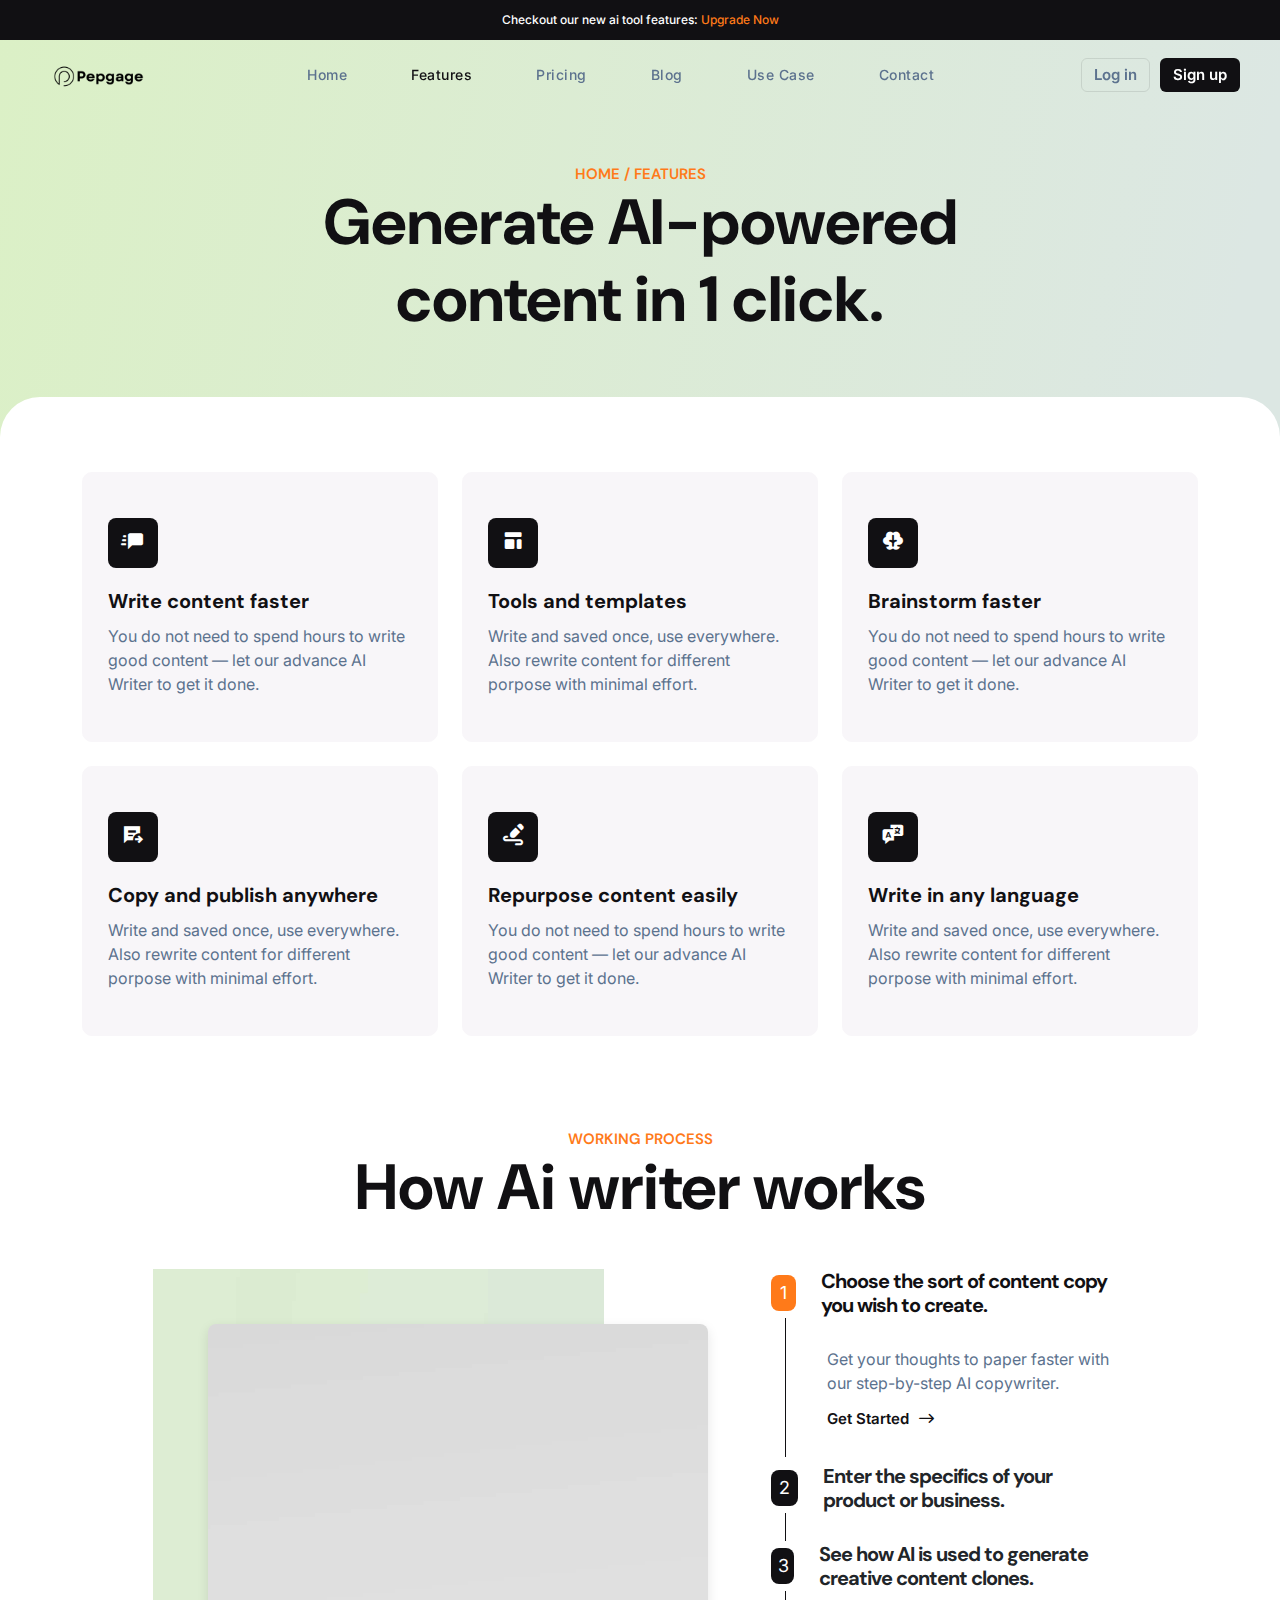
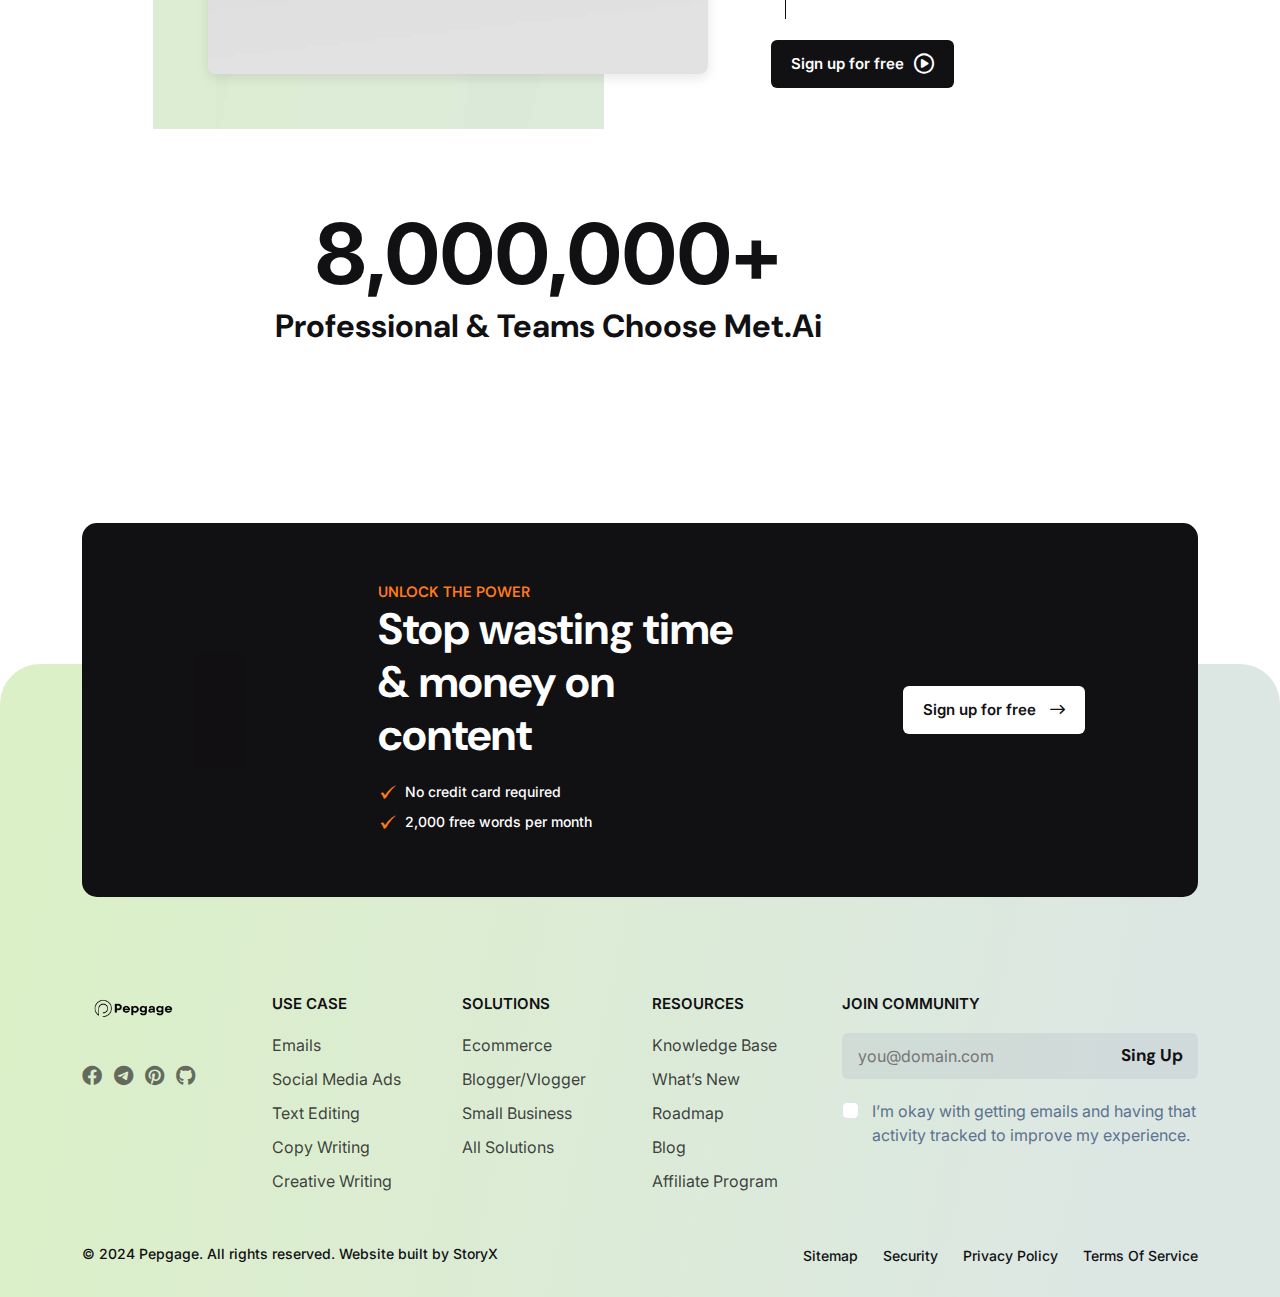
<file: features.html>
<!DOCTYPE html>
<html lang="en">
  <head>
    <meta charset="UTF-8" >
    <meta
      name="viewport"
      content="width=device-width, initial-scale=1.0, maximum-scale=1, minimum-scale=1, target-densitydpi=device-dpi" >
    <title>Pepgage - StoryX - templete</title>
    <link rel="icon" type="image/png" href="images/favicon.jpg" >
    <link rel="stylesheet" href="css/font-awesome.css" >
    <link rel="stylesheet" href="css/bootstrap.min.css" >
    <link rel="stylesheet" href="css/slick.css" >
    <link rel="stylesheet" href="css/magnific-popup.css" >
    <link rel="stylesheet" href="css/nice-select.css" >
    <link rel="stylesheet" href="css/spacing.css" >
    <link rel="stylesheet" href="css/style.css" >
    <link rel="stylesheet" href="css/responsive.css" >
    <link rel="stylesheet" href="css/contis-icon.css" >
  </head>

  <body>
    <!--============================
        PRELOADER START
    ==============================-->
    <div class="preloader_container" id="preloader">
      <div class="spinner"></div>
    </div>
    <!--============================
        PRELOADER END
    ==============================-->
    <!--============================
        TOPBAR START
    ==============================-->
    <div class="tf__topbar">
      <div class="container">
        <div class="row">
          <div class="col-xl-12">
            <p>
              Checkout our new ai tool features: <a href="#">Upgrade Now</a>
            </p>
          </div>
        </div>
      </div>
    </div>
    <!--============================
        TOPBAR END
    ==============================-->

    <!--============================
        MAIN MANU START
    ==============================-->
    <nav class="navbar navbar-expand-lg tf__main_menu">
      <div class="container-fluid">
        <a class="navbar-brand" href="index.html"
          ><img src="images/Logo_1.png" alt="logo" class="img-fluid w-100" ></a>
        <button
          class="navbar-toggler"
          type="button"
          data-bs-toggle="collapse"
          data-bs-target="#navbarSupportedContent"
          aria-controls="navbarSupportedContent"
          aria-expanded="false"
          aria-label="Toggle navigation"
        >
          <i class="far fa-stream menu_icon_bar"></i>
          <i class="far fa-times close_icon_close"></i>
        </button>
        <div class="collapse navbar-collapse" id="navbarSupportedContent">
          <ul class="navbar-nav m-auto">
            <li class="nav-item">
              <a class="nav-link" href="index.html">Home</a>
            </li>
            <li class="nav-item">
              <a class="nav-link active" href="features.html">Features</a>
            </li>
            <li class="nav-item">
              <a class="nav-link" href="pricing.html">pricing</a>
            </li>
            <li class="nav-item">
              <a class="nav-link" href="blog.html">blog</a>
            </li>
            <li class="nav-item">
              <a class="nav-link" href="use_case.html">use case</a>
            </li>
            
            <li class="nav-item">
              <a class="nav-link" href="contact.html">contact</a>
            </li>
          </ul>
          <ul class="tf__menu_btn d-flex flex-wrap align-items-center">
            <li><a href="#">Log in</a></li>
            <li><a href="#" class="tf__menu_2nd_btn">Sign up</a></li>
          </ul>
        </div>
      </div>
    </nav>
    <!--============================
        MAIN MANU END
    ==============================-->

    <!--============================
        FEATURES START
    ==============================-->
    <section class="tf__features pt_165">
      <div class="container">
        <div class="row">
          <div class="col-xl-8 col-md-8 m-auto">
            <div class="tf__common_heading pb_15">
              <h6>HOME / FEATURES</h6>
              <h2 class="tf__common_heading_color">
                Generate AI-powered content in 1 click.
              </h2>
            </div>
          </div>
        </div>
      </div>
      <div class="tf__main_features pt_75">
        <div class="container">
          <div class="row">
            <div class="col-xl-4 col-md-6">
              <div class="tf__single_service tf__single_benifit mb-4">
                <span><i class="ca-icon-message-fast"></i></span>
                <a href="#">Write content faster</a>
                <p>
                  You do not need to spend hours to write good content — let our
                  advance AI Writer to get it done.
                </p>
              </div>
            </div>
            <div class="col-xl-4 col-md-6">
              <div class="tf__single_service tf__single_benifit mb-4">
                <span><i class="ca-icon-hero"></i></span>
                <a href="#">Tools and templates</a>
                <p>
                  Write and saved once, use everywhere. Also rewrite content for
                  different porpose with minimal effort.
                </p>
              </div>
            </div>
            <div class="col-xl-4 col-md-6">
              <div class="tf__single_service tf__single_benifit mb-4">
                <span><i class="ca-icon-mingcute_brain"></i></span>
                <a href="#">Brainstorm faster</a>
                <p>
                  You do not need to spend hours to write good content — let our
                  advance AI Writer to get it done.
                </p>
              </div>
            </div>
            <div class="col-xl-4 col-md-6">
              <div class="tf__single_service tf__single_benifit mb-4">
                <span><i class="ca-icon-chat-paste-go"></i></span>
                <a href="#">Copy and publish anywhere</a>
                <p>
                  Write and saved once, use everywhere. Also rewrite content for
                  different porpose with minimal effort.
                </p>
              </div>
            </div>
            <div class="col-xl-4 col-md-6">
              <div class="tf__single_service tf__single_benifit mb-4">
                <span><i class="ca-icon-edit-pen"></i></span>
                <a href="#">Repurpose content easily</a>
                <p>
                  You do not need to spend hours to write good content — let our
                  advance AI Writer to get it done.
                </p>
              </div>
            </div>
            <div class="col-xl-4 col-md-6">
              <div class="tf__single_service tf__single_benifit mb-4">
                <span><i class="ca-icon-language"></i></span>
                <a href="#">Write in any language</a>
                <p>
                  Write and saved once, use everywhere. Also rewrite content for
                  different porpose with minimal effort.
                </p>
              </div>
            </div>
          </div>
        </div>
      </div>
    </section>
    <!--============================
        FEATURES END
    ==============================-->

    <!--============================
        WORK PROCESS START
    ==============================-->
    <section class="tf__work_process pt_70 pb_240">
      <div class="container">
        <div class="row">
          <div class="col-xl-8 m-auto">
            <div class="tf__common_heading">
              <h6>WORKING PROCESS</h6>
              <h2 class="tf__common_heading_color">How Ai writer works</h2>
            </div>
          </div>
        </div>
        <div class="row">
          <div class="col-xl-5 col-lg-6 m-auto">
            <div class="tf__work_process_img">
              <img
                src="images/work_img-1.jpg"
                alt="process"
                class="img-fluid w-100" >
            </div>
          </div>
          <div class="col-xl-4 col-lg-5 mx-auto">
            <div class="tf__process_accordion">
              <div class="accordion" id="accordionExample">
                <div class="accordion-item">
                  <h2 class="accordion-header" id="headingOne01">
                    <button
                      class="accordion-button tf__process_accordion_btn"
                      type="button"
                      data-bs-toggle="collapse"
                      data-bs-target="#collapseOne01"
                      aria-expanded="true"
                      aria-controls="collapseOne01"
                    >
                      <span>1</span>
                      Choose the sort of content copy you wish to create.
                    </button>
                  </h2>
                  <div
                    id="collapseOne01"
                    class="accordion-collapse collapse show"
                    aria-labelledby="headingOne01"
                    data-bs-parent="#accordionExample"
                  >
                    <div class="accordion-body">
                      <p>
                        Get your thoughts to paper faster with our step-by-step
                        AI copywriter.
                      </p>
                      <a href="#" class="tf__common_btn tf__accrodian_link"
                        >Get Started<i
                          class="fa-regular fa-arrow-right-long"
                        ></i
                      ></a>
                    </div>
                  </div>
                </div>
                <div class="accordion-item">
                  <h2 class="accordion-header" id="headingTwo02">
                    <button
                      class="accordion-button collapsed tf__process_accordion_btn"
                      type="button"
                      data-bs-toggle="collapse"
                      data-bs-target="#collapseTwo02"
                      aria-expanded="false"
                      aria-controls="collapseTwo02"
                    >
                      <span>2</span>
                      Enter the specifics of your product or business.
                    </button>
                  </h2>
                  <div
                    id="collapseTwo02"
                    class="accordion-collapse collapse"
                    aria-labelledby="headingTwo02"
                    data-bs-parent="#accordionExample"
                  >
                    <div class="accordion-body">
                      <p>
                        Get your thoughts to paper faster with our step-by-step
                        AI copywriter.
                      </p>
                      <a href="#" class="tf__common_btn tf__accrodian_link"
                        >Get Started<i
                          class="fa-regular fa-arrow-right-long"
                        ></i
                      ></a>
                    </div>
                  </div>
                </div>
                <div class="accordion-item">
                  <h2 class="accordion-header" id="headingThree03">
                    <button
                      class="accordion-button collapsed tf__process_accordion_btn"
                      type="button"
                      data-bs-toggle="collapse"
                      data-bs-target="#collapseThree03"
                      aria-expanded="false"
                      aria-controls="collapseThree03"
                    >
                      <span>3</span>
                      See how AI is used to generate creative content clones.
                    </button>
                  </h2>
                  <div
                    id="collapseThree03"
                    class="accordion-collapse collapse"
                    aria-labelledby="headingThree03"
                    data-bs-parent="#accordionExample"
                  >
                    <div class="accordion-body">
                      <p>
                        Get your thoughts to paper faster with our step-by-step
                        AI copywriter.
                      </p>
                      <a href="#" class="tf__common_btn tf__accrodian_link"
                        >Get Started<i
                          class="fa-regular fa-arrow-right-long"
                        ></i
                      ></a>
                    </div>
                  </div>
                </div>
              </div>
            </div>
            <a
              href="https://www.youtube.com/watch?v=B-ytMSuwbf8"
              class="tf__common_btn play_btn"
              >Sign up for free
              <i class="fa-sharp fa-regular fa-circle-play"></i
            ></a>
          </div>
        </div>
        <div class="row">
          <div class="col-xl-8 col-sm-12 m-auto">
            <div class="tf__counter mt_75">
              <div class="tf__counter_text">
                <h2><span class="counter">8,000,000</span>+</h2>
                <h4>Professional & Teams Choose Met.Ai</h4>
              </div>
              <div class="tf__counter_img">
                <img
                  src="images/counter_img.png"
                  alt="counter"
                  class="img-fluid w-100" >
              </div>
            </div>
          </div>
        </div>
      </div>
    </section>
    <!--============================
        WORK PROCESS END
    ==============================-->

    <!--============================
        FOOTER START
    ==============================-->
    <section class="tf__footer tf__features_footer">
      <div class="container">
        <div class="row">
          <div class="col-xl-12">
            <div class="tf__unlock">
              <div class="row">
                <div class="col-xl-2 col-md-12 col-lg-3 m-auto">
                  <div class="tf__unlock_img">
                    <img
                      src="images/subscraib_img.png"
                      alt="unlock"
                      class="img-fluid w-100" >
                  </div>
                </div>
                <div class="col-xl-5 col-sm-8 col-md-8 col-lg-5 mx-auto">
                  <div class="tf__unlock_text">
                    <div class="tf__common_heading tf__unlock_heading">
                      <h6>UNLOCK THE POWER</h6>
                      <h2>Stop wasting time & money on content</h2>
                    </div>
                    <ul class="d-flex">
                      <li>No credit card required</li>
                      <li>2,000 free words per month</li>
                    </ul>
                  </div>
                </div>
                <div
                  class="col-xl-4 col-sm-4 col-md-4 col-lg-4 m-auto d-flex justify-content-end"
                >
                  <div class="tf__unlock_btn">
                    <a href="#" class="tf__common_btn"
                      >Sign up for free
                      <i class="fa-regular fa-arrow-right-long"></i
                    ></a>
                  </div>
                </div>
              </div>
            </div>
          </div>
        </div>

        <div class="row">
          <div class="col-xl-2 col-sm-6 col-md-3">
            <div class="tf__footer_left">
              <a href="index.html" class="tf__footer_logo">
                <img
                  src="images/Logo_1.png"
                  alt="Contisai"
                  class="img-fluid w-100" >
              </a>
              <div class="tf__footer_icon d-flex flex-wrap align-items-center">
                <ul class="d-flex flex-wrap">
                  <li>
                    <a href="#"><i class="fa-brands fa-facebook"></i></a>
                  </li>
                  <li>
                    <a href="#"><i class="fa-brands fa-telegram"></i></a>
                  </li>
                  <li>
                    <a href="#"><i class="fa-brands fa-pinterest"></i></a>
                  </li>
                  <li>
                    <a href="#"><i class="fa-brands fa-github"></i></a>
                  </li>
                </ul>
              </div>
            </div>
          </div>
          <div class="col-xl-2 col-sm-6 col-md-3">
            <div class="tf__quick_link">
              <h5>USE CASE</h5>
              <ul>
                <li><a href="#">Emails</a></li>
                <li><a href="#">Social media Ads</a></li>
                <li><a href="#">Text editing</a></li>
                <li><a href="#">Copy writing</a></li>
                <li><a href="#">Creative writing</a></li>
              </ul>
            </div>
          </div>
          <div class="col-xl-2 col-sm-6 col-md-3">
            <div class="tf__quick_link tf__quick_link_sm">
              <h5>solutions</h5>
              <ul>
                <li><a href="#">Ecommerce</a></li>
                <li><a href="#">Blogger/Vlogger</a></li>
                <li><a href="#">Small business</a></li>
                <li><a href="#">All solutions</a></li>
              </ul>
            </div>
          </div>
          <div class="col-xl-2 col-sm-6 col-md-3">
            <div class="tf__quick_link tf__quick_link_sm">
              <h5>RESOURCES</h5>
              <ul>
                <li><a href="#">Knowledge base</a></li>
                <li><a href="#">What’s new</a></li>
                <li><a href="#">Roadmap</a></li>
                <li><a href="#">Blog</a></li>
                <li><a href="#">Affiliate program</a></li>
              </ul>
            </div>
          </div>
          <div class="col-xl-4 col-md-12 mx-auto">
            <div class="tf__address tf__quick_link_sm tf__address_md">
              <h5>JOIN COMMUNITY</h5>
              <div class="tf__footer_singup">
                <input type="text" placeholder="you@domain.com" >
                <a href="#" class="tf__footer_singup_link">sing up</a>
              </div>
              <div class="form-check tf__signup_check_area">
                <input
                  class="form-check-input"
                  type="checkbox"
                  id="flexCheckDefault" >
                <label class="form-check-label" for="flexCheckDefault">
                  I’m okay with getting emails and having that activity tracked
                  to improve my experience.
                </label>
              </div>
            </div>
          </div>
        </div>
        <div class="row">
          <div class="col-xl-12">
            <div
              class="tf__copyright d-flex flex-wrap justify-content-between mt_50 mb_30"
            >
              <p>© 2024 Pepgage. All rights reserved. Website built by StoryX</p>
              <ul class="d-flex flex-wrap">
                <li><a href="#">Sitemap</a></li>
                <li><a href="#">Security</a></li>
                <li><a href="#">Privacy Policy</a></li>
                <li><a href="#">Terms of Service</a></li>
              </ul>
            </div>
          </div>
        </div>
      </div>
    </section>
    <!--============================
        FOOTER END
    ==============================-->

    <!--jquery library js-->
    <script src="js/plugin.js"></script>
    <!--main js-->
    <script src="js/main.js"></script>
  </body>
</html>
</file>
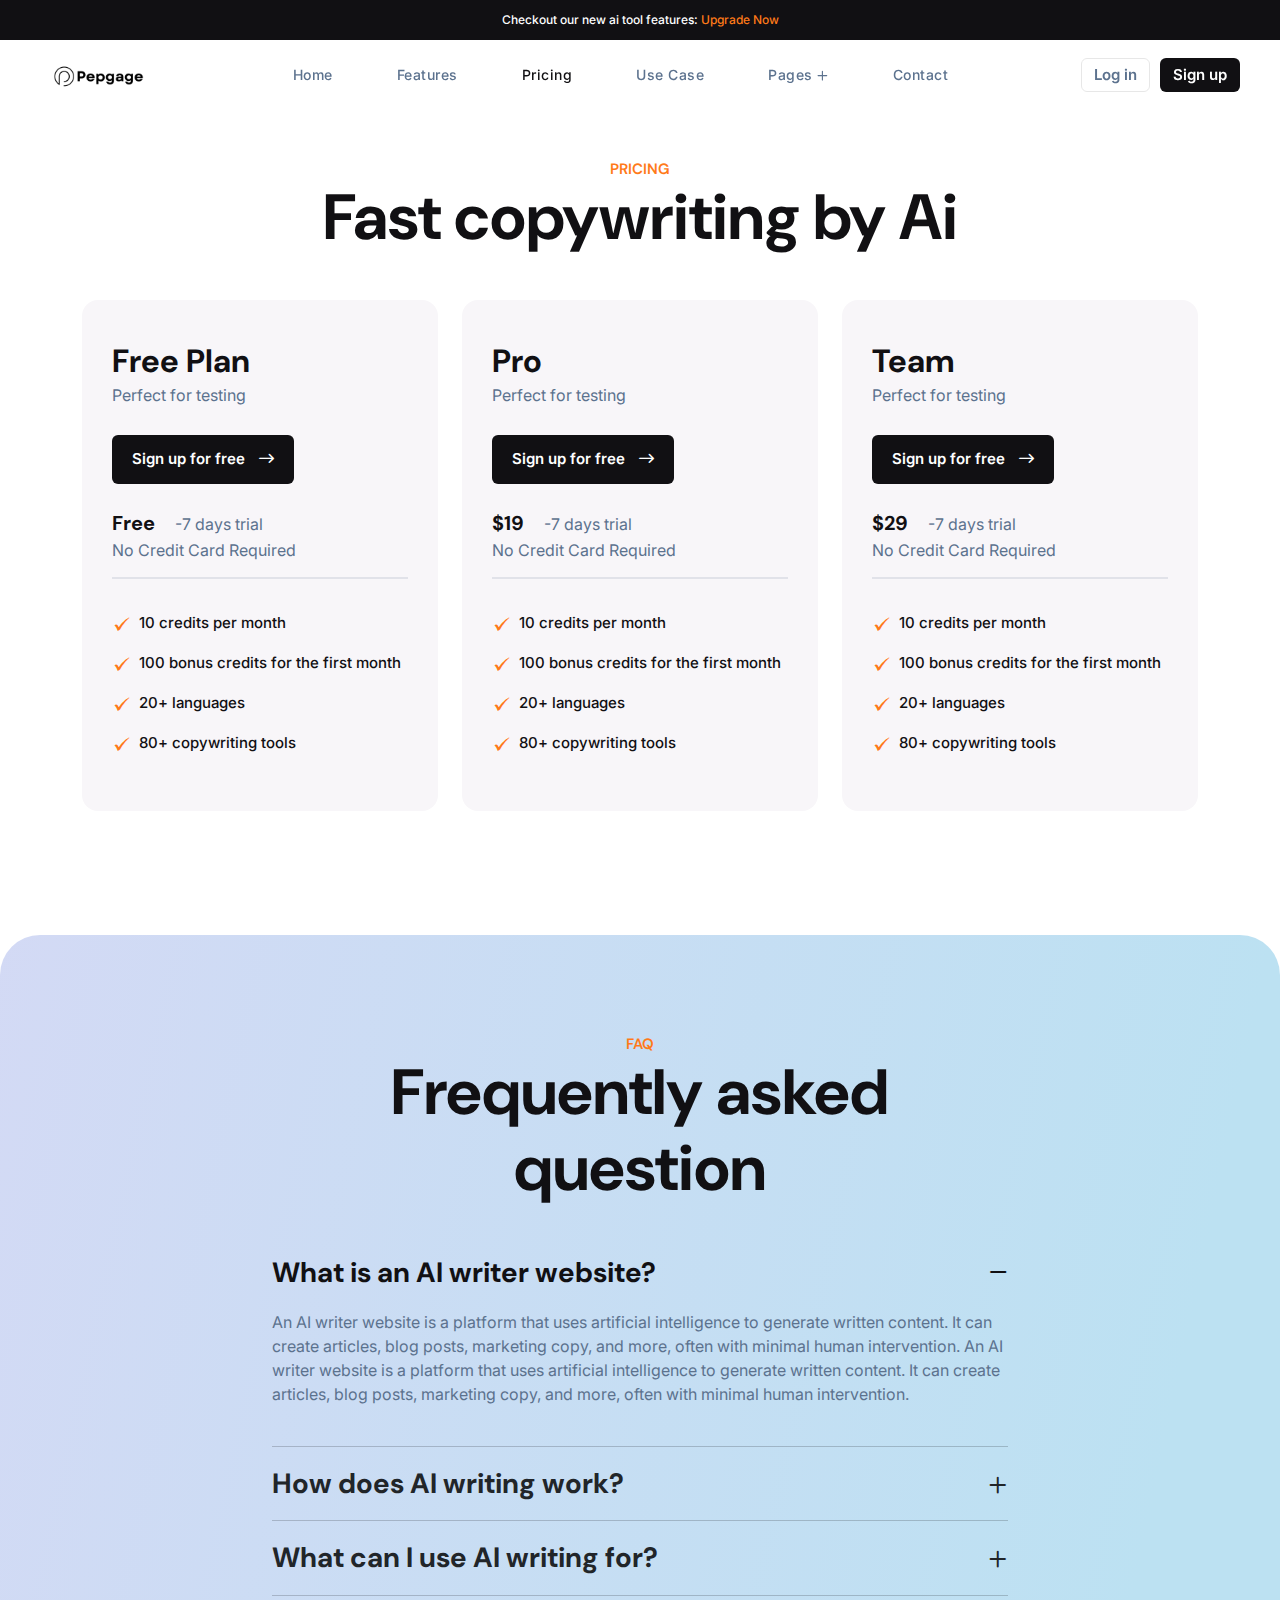
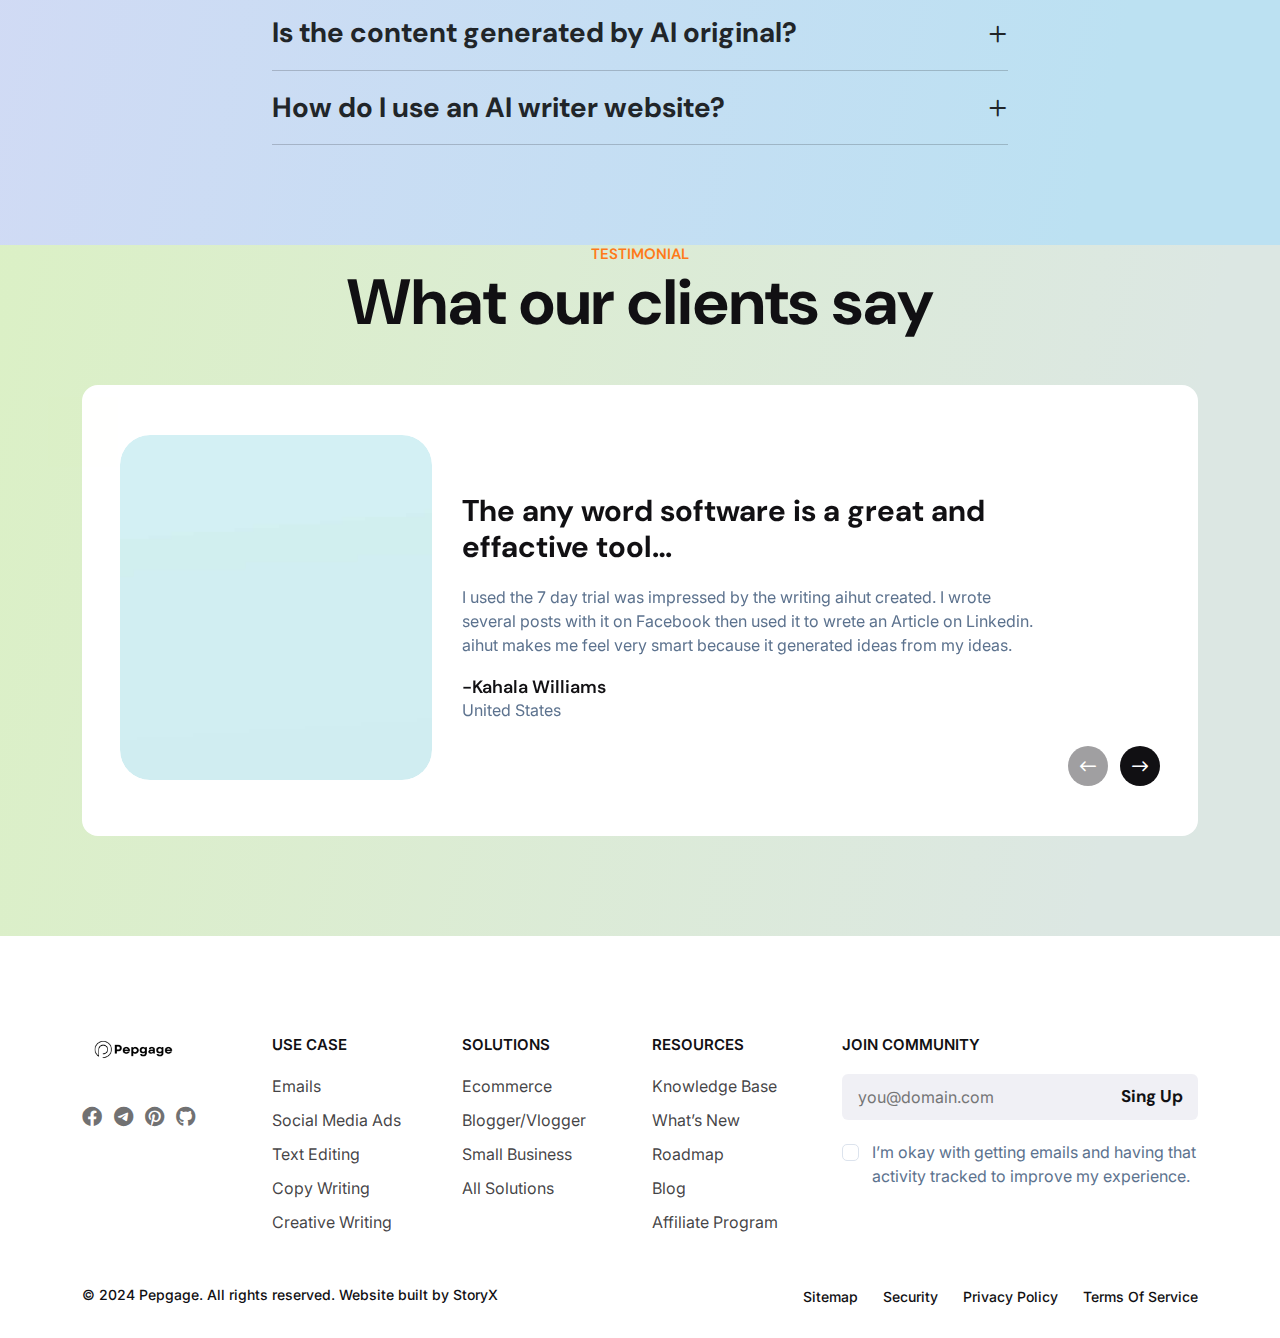
<file: pricing.html>
<!DOCTYPE html>
<html lang="en">
  <head>
    <meta charset="UTF-8" >
    <meta
      name="viewport"
      content="width=device-width, initial-scale=1.0, maximum-scale=1, minimum-scale=1, target-densitydpi=device-dpi" >
    <title>Pepgage - StoryX - templete</title>
    <link rel="icon" type="image/png" href="images/favicon.jpg" >
    <link rel="stylesheet" href="css/font-awesome.css" >
    <link rel="stylesheet" href="css/bootstrap.min.css" >
    <link rel="stylesheet" href="css/slick.css" >
    <link rel="stylesheet" href="css/magnific-popup.css" >
    <link rel="stylesheet" href="css/nice-select.css" >
    <link rel="stylesheet" href="css/spacing.css" >
    <link rel="stylesheet" href="css/style.css" >
    <link rel="stylesheet" href="css/responsive.css" >
    <link rel="stylesheet" href="css/contis-icon.css" >
  </head>

  <body>
    <!--============================
        PRELOADER START
    ==============================-->
    <div class="preloader_container" id="preloader">
      <div class="spinner"></div>
    </div>
    <!--============================
        PRELOADER END
    ==============================-->
    <!--============================
        TOPBAR START
    ==============================-->
    <div class="tf__topbar">
      <div class="container">
        <div class="row">
          <div class="col-xl-12">
            <p>
              Checkout our new ai tool features: <a href="#">Upgrade Now</a>
            </p>
          </div>
        </div>
      </div>
    </div>
    <!--============================
        TOPBAR END
    ==============================-->

    <!--============================
        MAIN MANU START
    ==============================-->
    <nav class="navbar navbar-expand-lg tf__main_menu">
      <div class="container-fluid">
        <a class="navbar-brand" href="index.html"
          ><img src="images/Logo_1.png" alt="logo" class="img-fluid w-100" ></a>
        <button
          class="navbar-toggler"
          type="button"
          data-bs-toggle="collapse"
          data-bs-target="#navbarSupportedContent"
          aria-controls="navbarSupportedContent"
          aria-expanded="false"
          aria-label="Toggle navigation"
        >
          <i class="far fa-stream menu_icon_bar"></i>
          <i class="far fa-times close_icon_close"></i>
        </button>
        <div class="collapse navbar-collapse" id="navbarSupportedContent">
          <ul class="navbar-nav m-auto">
            <li class="nav-item">
              <a class="nav-link" href="index.html">Home</a>
            </li>
            <li class="nav-item">
              <a class="nav-link" href="features.html">Features</a>
            </li>
            <li class="nav-item">
              <a class="nav-link active" href="pricing.html">pricing</a>
            </li>
            <li class="nav-item">
              <a class="nav-link" href="use_case.html">use case</a>
            </li>
            <li class="nav-item">
              <a class="nav-link" href="#">Pages <i class="far fa-plus"></i></a>
              <ul class="tf__dropdown">
                <li><a href="pricing.html" class="active">pricing</a></li>
                <li><a href="about.html">about</a></li>
                <li><a href="blog.html">Blog</a></li>
                <li><a href="blog_details.html">Blog details</a></li>
                <li><a href="use_case.html">use case</a></li>
                <li>
                  <a href="use-cases-details.html">Case details</a>
                </li>
              </ul>
            </li>
            <li class="nav-item">
              <a class="nav-link" href="contact.html">contact</a>
            </li>
          </ul>
          <ul class="tf__menu_btn d-flex flex-wrap align-items-center">
            <li><a href="#">Log in</a></li>
            <li><a href="#" class="tf__menu_2nd_btn">Sign up</a></li>
          </ul>
        </div>
      </div>
    </nav>
    <!--============================
        MAIN MANU END
    ==============================-->

    <!--============================
        PRICING START
    ==============================-->
    <section class="tf__pricing pt_160 pb_100">
      <div class="container">
        <div class="row">
          <div class="col-xl-8 m-auto">
            <div class="tf__common_heading">
              <h6>pricing</h6>
              <h2 class="tf__common_heading_color">Fast copywriting by Ai</h2>
            </div>
          </div>
        </div>
        <div class="row">
          <div class="col-xl-4 col-md-6">
            <div class="tf__single_pricing mb-4">
              <h5>Free Plan</h5>
              <p>Perfect for testing</p>
              <a href="#" class="tf__common_btn tf__pricing_btn"
                >Sign up for free <i class="fa-regular fa-arrow-right-long"></i
              ></a>
              <p><span>Free</span>-7 days trial</p>
              <p>No Credit Card Required</p>
              <ul>
                <li>10 credits per month</li>
                <li>100 bonus credits for the first month</li>
                <li>20+ languages</li>
                <li>80+ copywriting tools</li>
              </ul>
            </div>
          </div>
          <div class="col-xl-4 col-md-6">
            <div class="tf__single_pricing mb-4">
              <h5>Pro</h5>
              <p>Perfect for testing</p>
              <a href="#" class="tf__common_btn tf__pricing_btn"
                >Sign up for free <i class="fa-regular fa-arrow-right-long"></i
              ></a>
              <p><span>$19</span>-7 days trial</p>
              <p>No Credit Card Required</p>
              <ul>
                <li>10 credits per month</li>
                <li>100 bonus credits for the first month</li>
                <li>20+ languages</li>
                <li>80+ copywriting tools</li>
              </ul>
            </div>
          </div>
          <div class="col-xl-4 col-md-6">
            <div class="tf__single_pricing mb-4">
              <h5>Team</h5>
              <p>Perfect for testing</p>
              <a href="#" class="tf__common_btn tf__pricing_btn"
                >Sign up for free <i class="fa-regular fa-arrow-right-long"></i
              ></a>
              <p><span>$29</span>-7 days trial</p>
              <p>No Credit Card Required</p>
              <ul>
                <li>10 credits per month</li>
                <li>100 bonus credits for the first month</li>
                <li>20+ languages</li>
                <li>80+ copywriting tools</li>
              </ul>
            </div>
          </div>
        </div>
      </div>
    </section>
    <!--============================
        PRICING END
    ==============================-->

    <!--============================
        FAQ START
    ==============================-->
    <section class="tf__faq pt_100 pb_100">
      <div class="container">
        <div class="row">
          <div class="col-xl-6 m-auto">
            <div class="tf__common_heading tf__faq_common_heading">
              <h6>faq</h6>
              <h2 class="tf__common_heading_color">
                Frequently asked question
              </h2>
            </div>
          </div>
        </div>

        <div class="row">
          <div class="col-xl-8 col-md-8 col-lg-8 mx-auto">
            <div class="accordion tf__faq_accordion" id="accordionExample01">
              <div class="accordion-item">
                <h2 class="accordion-header" id="headingOne">
                  <button
                    class="accordion-button"
                    type="button"
                    data-bs-toggle="collapse"
                    data-bs-target="#collapseOne"
                    aria-expanded="true"
                    aria-controls="collapseOne"
                  >
                    What is an AI writer website?
                  </button>
                </h2>
                <div
                  id="collapseOne"
                  class="accordion-collapse collapse show"
                  aria-labelledby="headingOne"
                  data-bs-parent="#accordionExample01"
                >
                  <div class="accordion-body">
                    <p>
                      An AI writer website is a platform that uses artificial
                      intelligence to generate written content. It can create
                      articles, blog posts, marketing copy, and more, often with
                      minimal human intervention. An AI writer website is a
                      platform that uses artificial intelligence to generate
                      written content. It can create articles, blog posts,
                      marketing copy, and more, often with minimal human
                      intervention.
                    </p>
                  </div>
                </div>
              </div>
              <div class="accordion-item">
                <h2 class="accordion-header" id="headingTwo">
                  <button
                    class="accordion-button collapsed"
                    type="button"
                    data-bs-toggle="collapse"
                    data-bs-target="#collapseTwo"
                    aria-expanded="false"
                    aria-controls="collapseTwo"
                  >
                    How does AI writing work?
                  </button>
                </h2>
                <div
                  id="collapseTwo"
                  class="accordion-collapse collapse"
                  aria-labelledby="headingTwo"
                  data-bs-parent="#accordionExample01"
                >
                  <div class="accordion-body">
                    <p>
                      AI writing is powered by machine learning models that have
                      been trained on vast amounts of text data. These models
                      can generate text based on the input they receive, making
                      them capable of producing human-like content. AI writing
                      is powered by machine learning models that have been
                      trained on vast amounts of text data. These models can
                      generate text based on the input they receive, making them
                      capable of producing human-like content.
                    </p>
                  </div>
                </div>
              </div>
              <div class="accordion-item">
                <h2 class="accordion-header" id="headingThree">
                  <button
                    class="accordion-button collapsed"
                    type="button"
                    data-bs-toggle="collapse"
                    data-bs-target="#collapseThree"
                    aria-expanded="false"
                    aria-controls="collapseThree"
                  >
                    What can I use AI writing for?
                  </button>
                </h2>
                <div
                  id="collapseThree"
                  class="accordion-collapse collapse"
                  aria-labelledby="headingThree"
                  data-bs-parent="#accordionExample01"
                >
                  <div class="accordion-body">
                    <p>
                      AI writing can be used for a variety of purposes, such as
                      creating blog content, product descriptions, social media
                      posts, email newsletters, and more. It's a versatile tool
                      for generating written material.AI writing can be used for
                      a variety of purposes, such as creating blog content,
                      product descriptions, social media posts, email
                      newsletters, and more. It's a versatile tool for
                      generating written material.
                    </p>
                  </div>
                </div>
              </div>
              <div class="accordion-item">
                <h2 class="accordion-header" id="headingFour">
                  <button
                    class="accordion-button collapsed"
                    type="button"
                    data-bs-toggle="collapse"
                    data-bs-target="#collapseFour"
                    aria-expanded="false"
                    aria-controls="collapseFour"
                  >
                    Is the content generated by AI original?
                  </button>
                </h2>
                <div
                  id="collapseFour"
                  class="accordion-collapse collapse"
                  aria-labelledby="headingFour"
                  data-bs-parent="#accordionExample01"
                >
                  <div class="accordion-body">
                    <p>
                      Yes, the content generated by AI is typically original,
                      but it's essential to review and edit it to ensure it
                      meets your specific needs and avoids plagiarism.Yes, the
                      content generated by AI is typically original, but it's
                      essential to review and edit it to ensure it meets your
                      specific needs and avoids plagiarism.Yes, the content
                      generated by AI is typically original, but it's essential
                      to review and edit it to ensure it meets your specific
                      needs and avoids plagiarism.
                    </p>
                  </div>
                </div>
              </div>
              <div class="accordion-item">
                <h2 class="accordion-header" id="headingFive">
                  <button
                    class="accordion-button collapsed"
                    type="button"
                    data-bs-toggle="collapse"
                    data-bs-target="#collapseFive"
                    aria-expanded="false"
                    aria-controls="collapseFive"
                  >
                    How do I use an AI writer website?
                  </button>
                </h2>
                <div
                  id="collapseFive"
                  class="accordion-collapse collapse"
                  aria-labelledby="headingFive"
                  data-bs-parent="#accordionExample01"
                >
                  <div class="accordion-body">
                    <p>
                      Using an AI writer website is usually straightforward. You
                      input your requirements or prompts, and the AI generates
                      content based on that input. You can then edit and refine
                      the content as needed. Using an AI writer website is
                      usually straightforward. You input your requirements or
                      prompts, and the AI generates content based on that input.
                      You can then edit and refine the content as needed.
                    </p>
                  </div>
                </div>
              </div>
            </div>
          </div>
        </div>
      </div>
    </section>
    <!--============================
        FAQ END
    ==============================-->

    <!--============================
        TESTIMONIAL START
    ==============================-->
    <section class="tf__testimonial tf__pricing_testimonial pb_100">
      <div class="container">
        <div class="row">
          <div class="col-xl-8 m-auto">
            <div class="tf__common_heading">
              <h6>TESTIMONIAL</h6>
              <h2 class="tf__common_heading_color">What our clients say</h2>
            </div>
          </div>
        </div>
        <div class="tf__single_testimonial">
          <div class="row testi_slider">
            <div class="col-12">
              <div class="tf__testimonial_item">
                <div class="tf__testimonial_img">
                  <img
                    src="images/testimonial_img.jpg"
                    alt="testimonial"
                    class="img-fluid w-100" >
                </div>
                <div class="tf__testimonial_text">
                  <h4>The any word software is a great and effactive tool…</h4>
                  <p>
                    I used the 7 day trial was impressed by the writing aihut
                    created. I wrote several posts with it on Facebook then used
                    it to wrete an Article on Linkedin. aihut makes me feel very
                    smart because it generated ideas from my ideas.
                  </p>

                  <div class="tf__calients_name">
                    <h6>-Kahala Williams</h6>
                    <p>United States</p>
                  </div>
                </div>
              </div>
            </div>
            <div class="col-12">
              <div class="tf__testimonial_item">
                <div class="tf__testimonial_img">
                  <img
                    src="images/testimonial_img.jpg"
                    alt="testimonial"
                    class="img-fluid w-100" >
                </div>
                <div class="tf__testimonial_text">
                  <h4>The any word software is a great and effactive tool…</h4>
                  <p>
                    I used the 7 day trial was impressed by the writing aihut
                    created. I wrote several posts with it on Facebook then used
                    it to wrete an Article on Linkedin. aihut makes me feel very
                    smart because it generated ideas from my ideas.
                  </p>

                  <div class="tf__calients_name">
                    <h6>-Kahala Williams</h6>
                    <p>United States</p>
                  </div>
                </div>
              </div>
            </div>
          </div>
        </div>
      </div>
    </section>
    <!--============================
        TESTIMONIAL END
    ==============================-->

    <!--============================
        FOOTER START
    ==============================-->
    <section class="tf__footer mt_100">
      <div class="container">
        <div class="row">
          <div class="col-xl-2 col-sm-6 col-md-3">
            <div class="tf__footer_left">
              <a href="index.html" class="tf__footer_logo">
                <img
                  src="images/Logo_1.png"
                  alt="Contisai"
                  class="img-fluid w-100" >
              </a>
              <div class="tf__footer_icon d-flex flex-wrap align-items-center">
                <ul class="d-flex flex-wrap">
                  <li>
                    <a href="#"><i class="fa-brands fa-facebook"></i></a>
                  </li>
                  <li>
                    <a href="#"><i class="fa-brands fa-telegram"></i></a>
                  </li>
                  <li>
                    <a href="#"><i class="fa-brands fa-pinterest"></i></a>
                  </li>
                  <li>
                    <a href="#"><i class="fa-brands fa-github"></i></a>
                  </li>
                </ul>
              </div>
            </div>
          </div>
          <div class="col-xl-2 col-sm-6 col-md-3">
            <div class="tf__quick_link">
              <h5>USE CASE</h5>
              <ul>
                <li><a href="#">Emails</a></li>
                <li><a href="#">Social media Ads</a></li>
                <li><a href="#">Text editing</a></li>
                <li><a href="#">Copy writing</a></li>
                <li><a href="#">Creative writing</a></li>
              </ul>
            </div>
          </div>
          <div class="col-xl-2 col-sm-6 col-md-3">
            <div class="tf__quick_link tf__quick_link_sm">
              <h5>solutions</h5>
              <ul>
                <li><a href="#">Ecommerce</a></li>
                <li><a href="#">Blogger/Vlogger</a></li>
                <li><a href="#">Small business</a></li>
                <li><a href="#">All solutions</a></li>
              </ul>
            </div>
          </div>
          <div class="col-xl-2 col-sm-6 col-md-3">
            <div class="tf__quick_link tf__quick_link_sm">
              <h5>RESOURCES</h5>
              <ul>
                <li><a href="#">Knowledge base</a></li>
                <li><a href="#">What’s new</a></li>
                <li><a href="#">Roadmap</a></li>
                <li><a href="#">Blog</a></li>
                <li><a href="#">Affiliate program</a></li>
              </ul>
            </div>
          </div>
          <div class="col-xl-4 col-md-12 mx-auto">
            <div class="tf__address tf__quick_link_sm tf__address_md">
              <h5>JOIN COMMUNITY</h5>
              <div class="tf__footer_singup">
                <input type="text" placeholder="you@domain.com" >
                <a href="#" class="tf__footer_singup_link">sing up</a>
              </div>
              <div class="form-check tf__signup_check_area">
                <input
                  class="form-check-input"
                  type="checkbox"
                  id="flexCheckDefault" >
                <label class="form-check-label" for="flexCheckDefault">
                  I’m okay with getting emails and having that activity tracked
                  to improve my experience.
                </label>
              </div>
            </div>
          </div>
        </div>
        <div class="row">
          <div class="col-xl-12">
            <div
              class="tf__copyright d-flex flex-wrap justify-content-between mt_50 mb_30"
            >
              <p>© 2024 Pepgage. All rights reserved. Website built by StoryX</p>
              <ul class="d-flex flex-wrap">
                <li><a href="#">Sitemap</a></li>
                <li><a href="#">Security</a></li>
                <li><a href="#">Privacy Policy</a></li>
                <li><a href="#">Terms of Service</a></li>
              </ul>
            </div>
          </div>
        </div>
      </div>
    </section>
    <!--============================
        FOOTER END
    ==============================-->

    <!--jquery library js-->
    <script src="js/plugin.js"></script>
    <!--main js-->
    <script src="js/main.js"></script>
  </body>
</html>
</file>
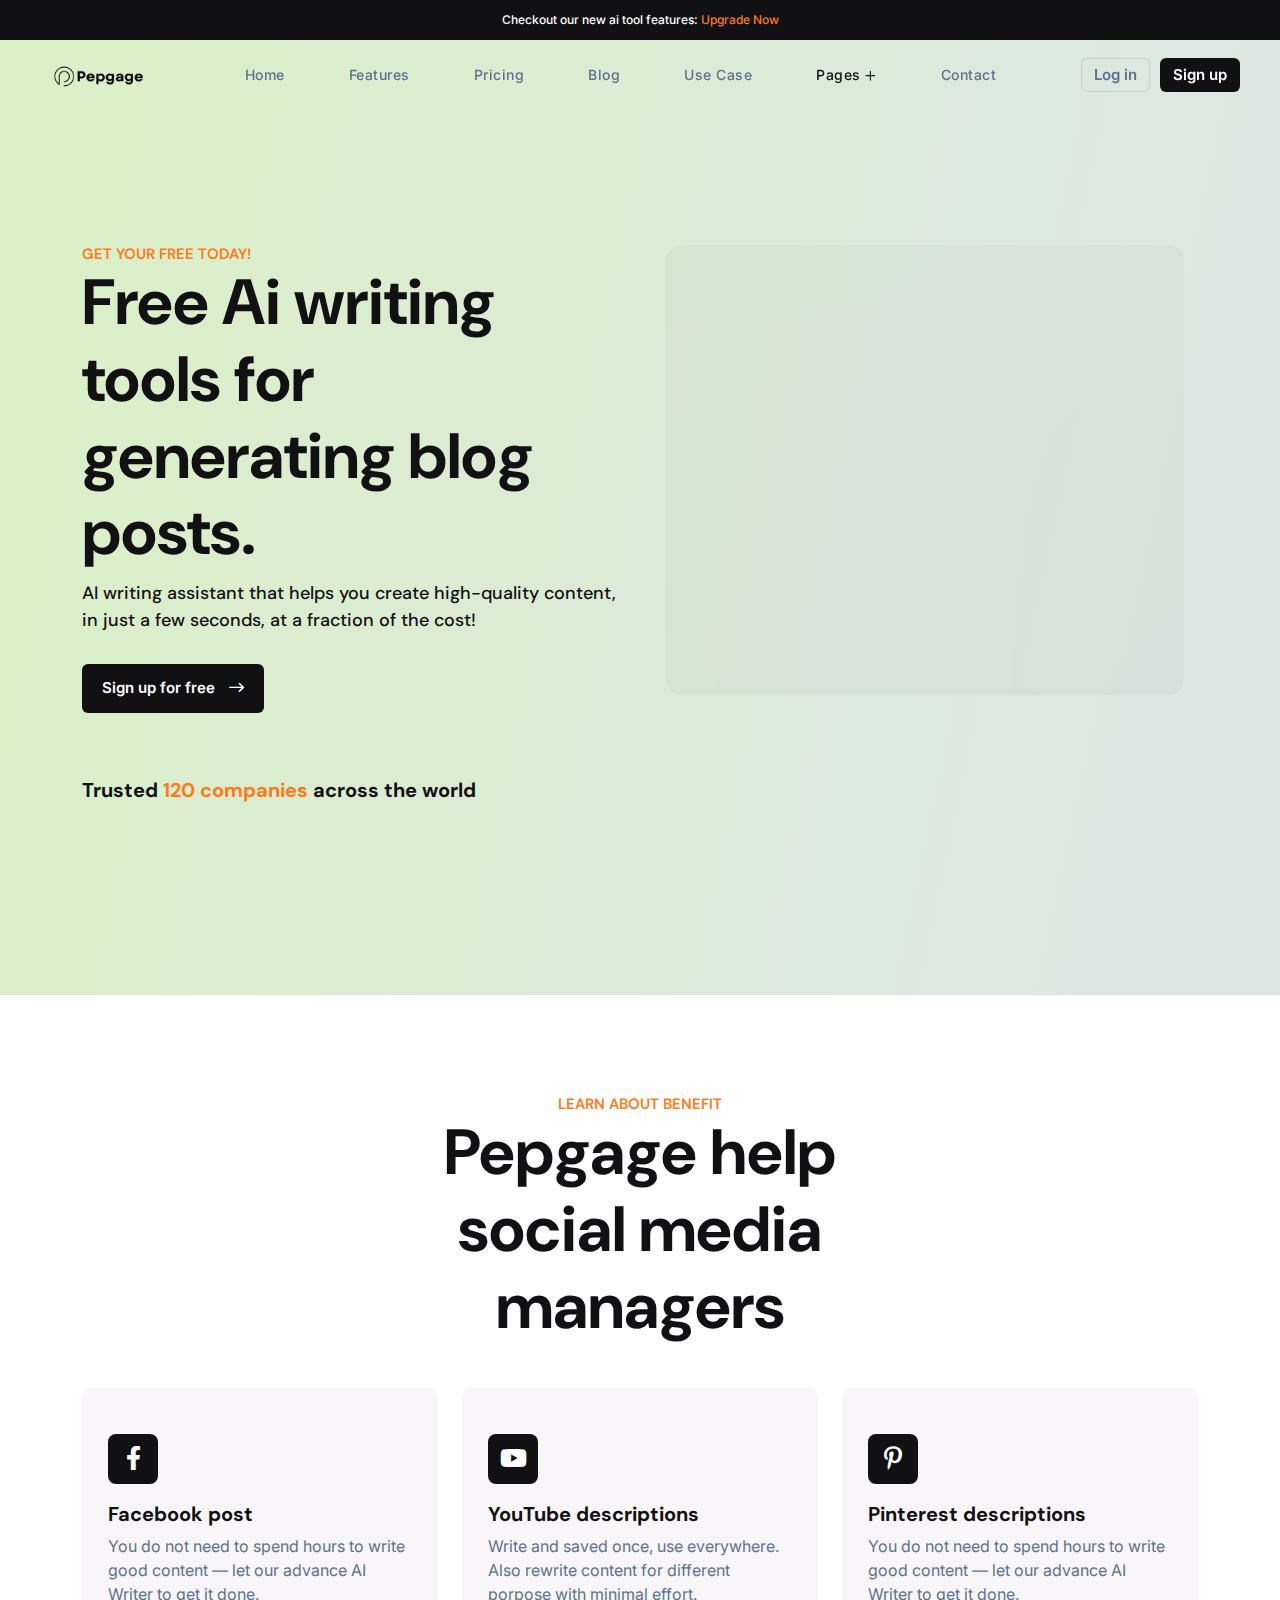
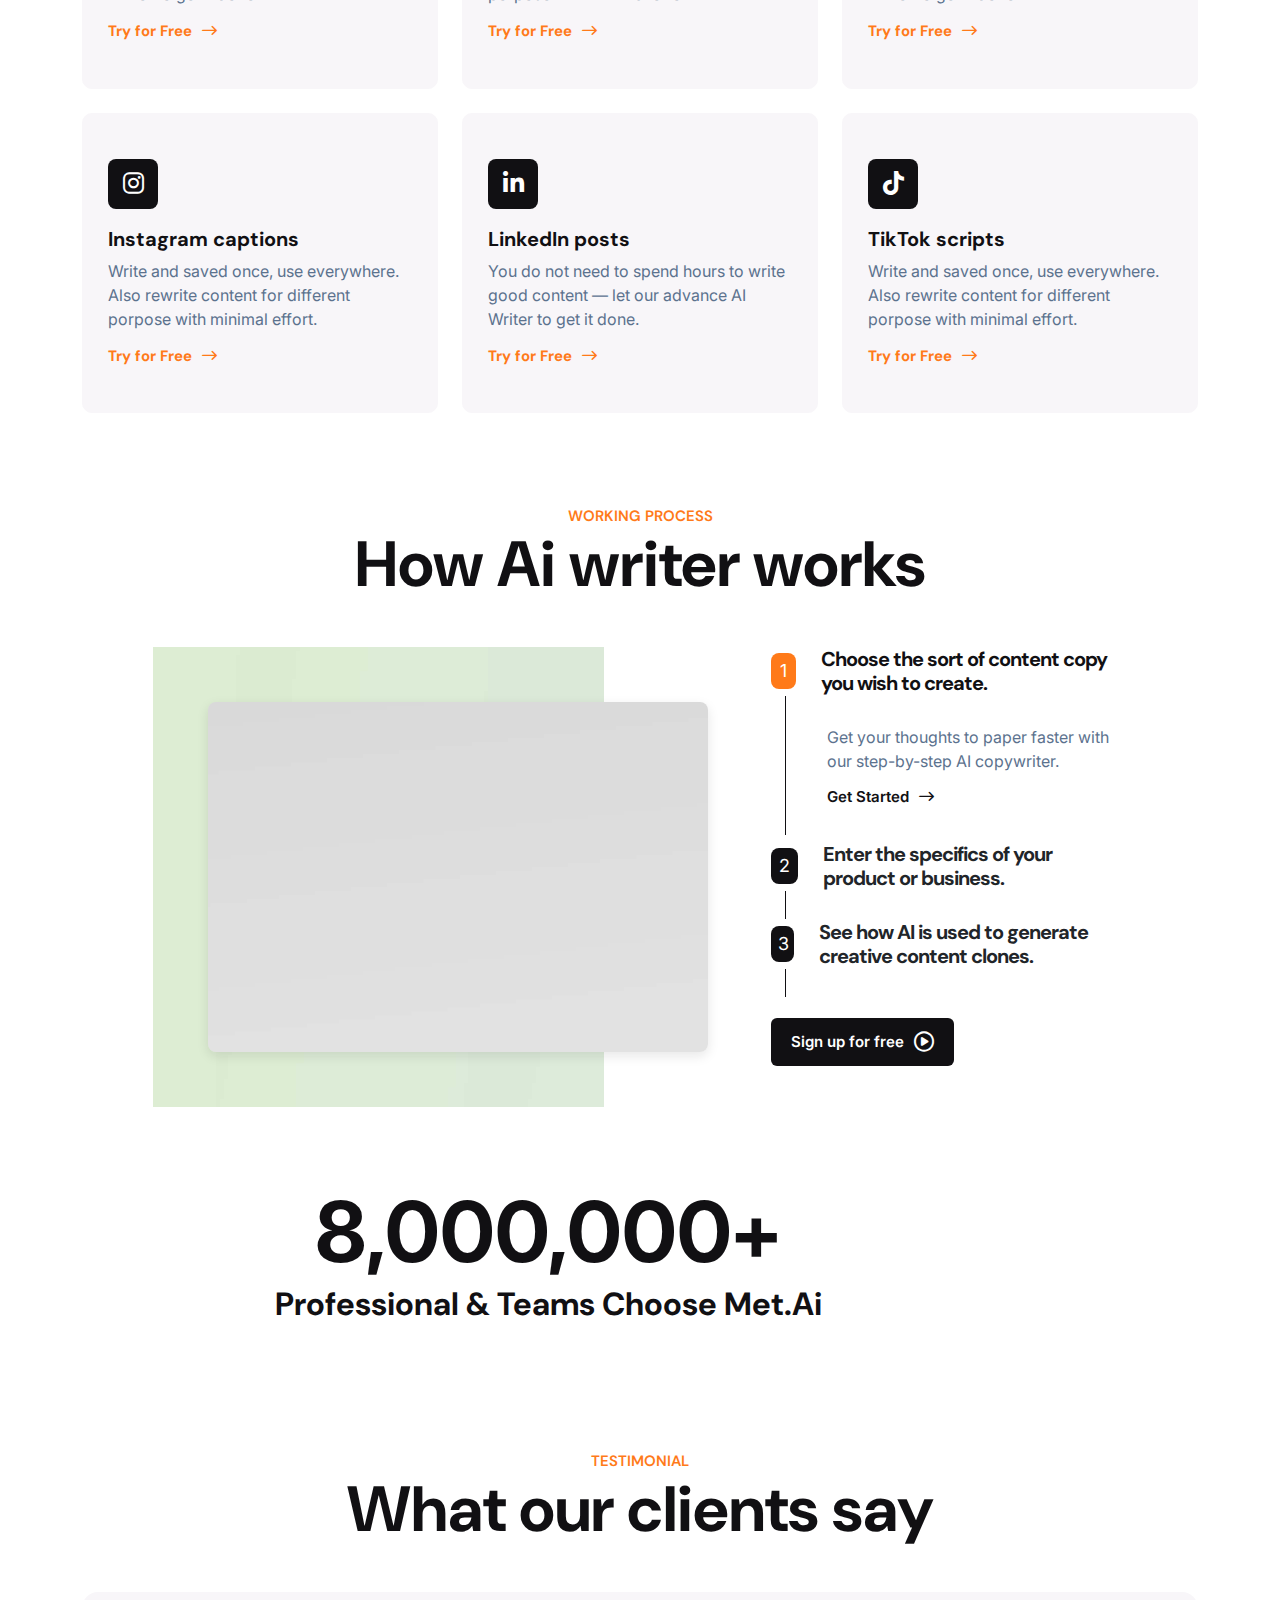
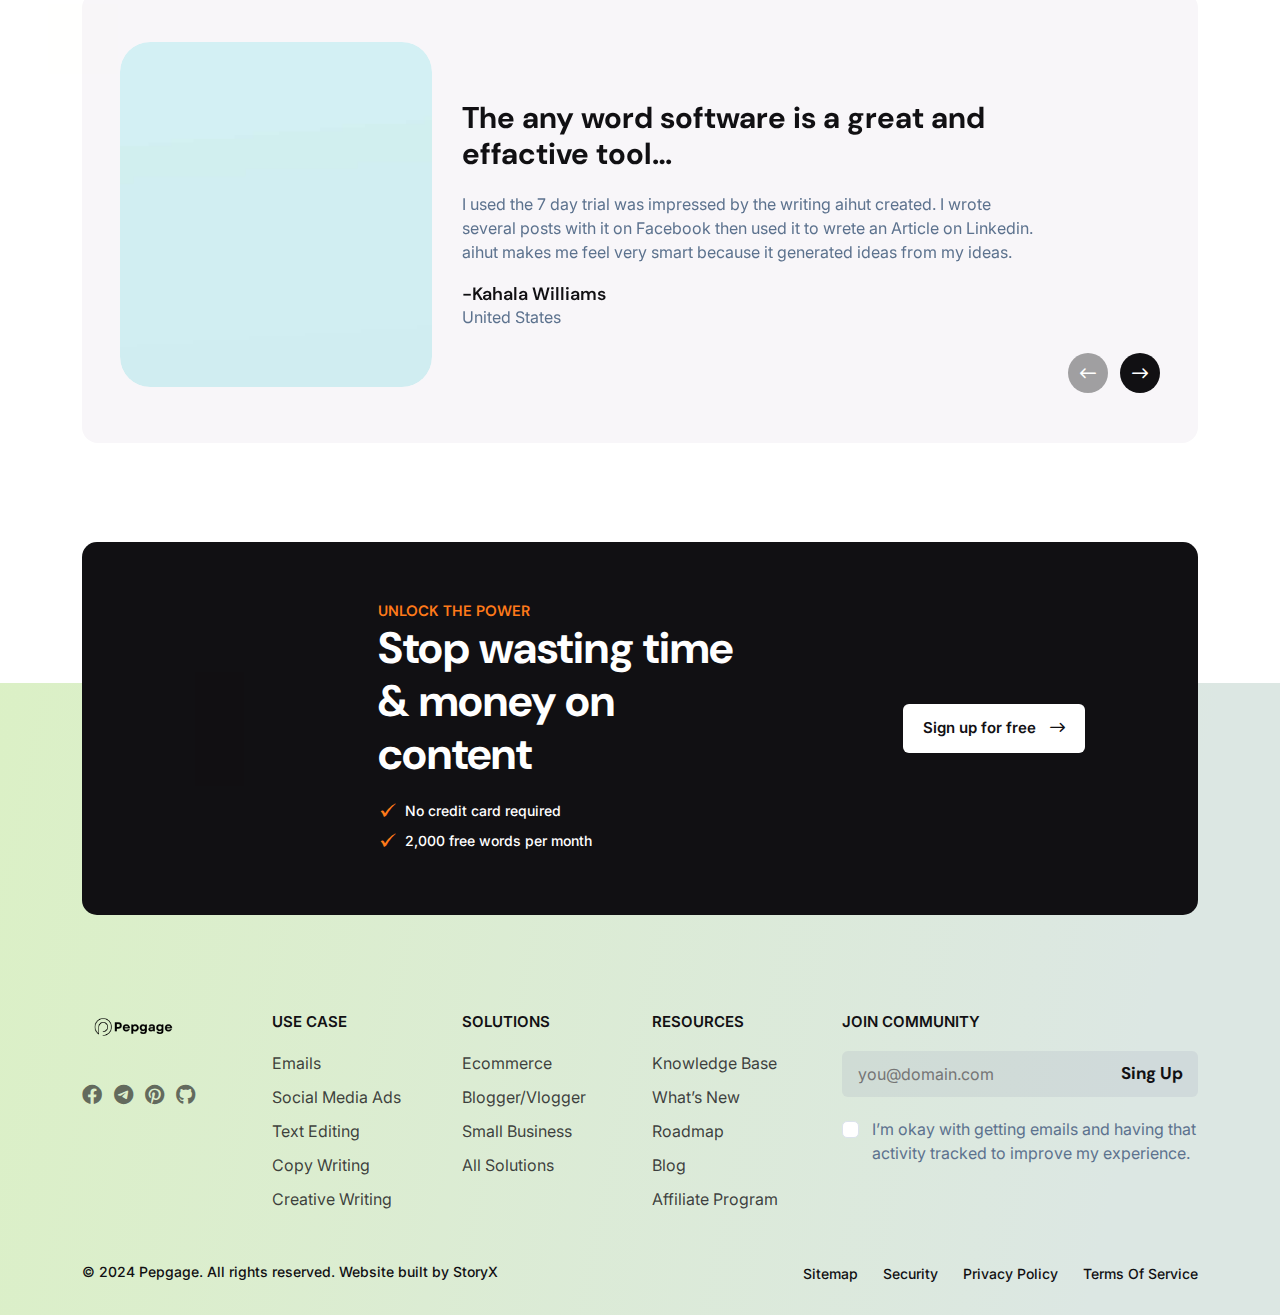
<file: use-cases-details.html>
<!DOCTYPE html>
<html lang="en">
  <head>
    <meta charset="UTF-8" >
    <meta
      name="viewport"
      content="width=device-width, initial-scale=1.0, maximum-scale=1, minimum-scale=1, target-densitydpi=device-dpi" >
    <title>Pepgage - StoryX - templete</title>
    <link rel="icon" type="image/png" href="images/favicon.jpg" >
    <link rel="stylesheet" href="css/font-awesome.css" >
    <link rel="stylesheet" href="css/bootstrap.min.css" >
    <link rel="stylesheet" href="css/slick.css" >
    <link rel="stylesheet" href="css/magnific-popup.css" >
    <link rel="stylesheet" href="css/nice-select.css" >
    <link rel="stylesheet" href="css/spacing.css" >
    <link rel="stylesheet" href="css/style.css" >
    <link rel="stylesheet" href="css/responsive.css" >
    <link rel="stylesheet" href="css/contis-icon.css" >
  </head>

  <body>
    <!--============================
        PRELOADER START
    ==============================-->
    <div class="preloader_container" id="preloader">
      <div class="spinner"></div>
    </div>
    <!--============================
        PRELOADER END
    ==============================-->
    <!--============================
        TOPBAR START
    ==============================-->
    <div class="tf__topbar">
      <div class="container">
        <div class="row">
          <div class="col-xl-12">
            <p>
              Checkout our new ai tool features: <a href="#">Upgrade Now</a>
            </p>
          </div>
        </div>
      </div>
    </div>
    <!--============================
        TOPBAR END
    ==============================-->

    <!--============================
        MAIN MANU START
    ==============================-->
    <nav class="navbar navbar-expand-lg tf__main_menu">
      <div class="container-fluid">
        <a class="navbar-brand" href="index.html"
          ><img src="images/Logo_1.png" alt="logo" class="img-fluid w-100" ></a>
        <button
          class="navbar-toggler"
          type="button"
          data-bs-toggle="collapse"
          data-bs-target="#navbarSupportedContent"
          aria-controls="navbarSupportedContent"
          aria-expanded="false"
          aria-label="Toggle navigation"
        >
          <i class="far fa-stream menu_icon_bar"></i>
          <i class="far fa-times close_icon_close"></i>
        </button>
        <div class="collapse navbar-collapse" id="navbarSupportedContent">
          <ul class="navbar-nav m-auto">
            <li class="nav-item">
              <a class="nav-link" href="index.html">Home</a>
            </li>
            <li class="nav-item">
              <a class="nav-link" href="features.html">Features</a>
            </li>
            <li class="nav-item">
              <a class="nav-link" href="pricing.html">pricing</a>
            </li>
            <li class="nav-item">
              <a class="nav-link" href="blog.html">blog</a>
            </li>
            <li class="nav-item">
              <a class="nav-link" href="use_case.html">use case</a>
            </li>
            <li class="nav-item">
              <a class="nav-link active" href="#"
                >Pages <i class="far fa-plus"></i
              ></a>
              <ul class="tf__dropdown">
                <li><a href="pricing.html">pricing</a></li>
                <li><a href="about.html">about</a></li>
                <li><a href="blog.html">Blog</a></li>
                <li><a href="blog_details.html">Blog details</a></li>
                <li><a href="use_case.html">use case</a></li>
                <li>
                  <a href="use-cases-details.html" class="active"
                    >Case details</a
                  >
                </li>
              </ul>
            </li>
            <li class="nav-item">
              <a class="nav-link" href="contact.html">contact</a>
            </li>
          </ul>
          <ul class="tf__menu_btn d-flex flex-wrap align-items-center">
            <li><a href="#">Log in</a></li>
            <li><a href="#" class="tf__menu_2nd_btn">Sign up</a></li>
          </ul>
        </div>
      </div>
    </nav>
    <!--============================
        MAIN MANU END
    ==============================-->

    <!--============================
        ABOUT START
    ==============================-->
    <section class="tf__about pt_245 pb_90">
      <div class="container">
        <div class="row">
          <div class="col-xl-6 col-lg-6">
            <div class="tf__common_heading tf__common_heading2">
              <h6>Get Your Free Today!</h6>
              <h2 class="tf__common_heading_color">
                Free Ai writing tools for generating blog posts.
              </h2>
              <p>
                AI writing assistant that helps you create high-quality content,
                in just a few seconds, at a fraction of the cost!
              </p>
              <a href="#" class="tf__common_btn"
                >Sign up for free <i class="fa-regular fa-arrow-right-long"></i
              ></a>
            </div>
          </div>
          <div class="col-xl-6 col-lg-6">
            <div class="tf__about_img tf__free_iteam_img mx-auto">
              <img
                src="images/free_iteam_img.png"
                alt="about img"
                class="img-fluid w-100" >
            </div>
          </div>
        </div>
        <div class="tf__brand pt_65">
          <div class="row">
            <div class="col-xl-12">
              <div class="tf__brand_heading tf__about_brand_heading">
                <h6>Trusted <span>120 companies</span> across the world</h6>
              </div>
            </div>
          </div>
          <div class="row justify-content-between">
            <div class="col-xl-2 col-md-6">
              <a href="#" class="tf__brand_img">
                <img
                  src="images/Brands-1.png"
                  alt="brand name"
                  class="img-fluid w-100" >
              </a>
            </div>
            <div class="col-xl-2 col-md-6">
              <a href="#" class="tf__brand_img">
                <img
                  src="images/Brands-2.png"
                  alt="brand name"
                  class="img-fluid w-100" >
              </a>
            </div>
            <div class="col-xl-2 col-md-6">
              <a href="#" class="tf__brand_img">
                <img
                  src="images/Brands-3.png"
                  alt="brand name"
                  class="img-fluid w-100" >
              </a>
            </div>
            <div class="col-xl-2 col-md-6">
              <a href="#" class="tf__brand_img">
                <img
                  src="images/Brands-4.png"
                  alt="brand name"
                  class="img-fluid w-100" >
              </a>
            </div>
            <div class="col-xl-2 col-md-6">
              <a href="#" class="tf__brand_img">
                <img
                  src="images/Brands-5.png"
                  alt="brand name"
                  class="img-fluid w-100" >
              </a>
            </div>
          </div>
        </div>
      </div>
    </section>
    <!--============================
        ABOUT END
    ==============================-->

    <!--============================
        BENEFITS START
    ==============================-->
    <section class="tf__free_benefits pt_100">
      <div class="container">
        <div class="row">
          <div class="col-xl-6 m-auto">
            <div class="tf__common_heading">
              <h6>LEARN ABOUT BENEFIT</h6>
              <h2 class="tf__common_heading_color">
                Pepgage help social media managers
              </h2>
            </div>
          </div>
        </div>
        <div class="row">
          <div class="col-xl-4 col-md-6">
            <div class="tf__single_service tf__single_benifit mb-4">
              <span><i class="fab fa-facebook-f"></i></span>
              <h5>Facebook post</h5>
              <p>
                You do not need to spend hours to write good content — let our
                advance AI Writer to get it done.
              </p>
              <a href="#" class="tf__benefit_link"
                >Try for Free<i class="fa-regular fa-arrow-right-long"></i
              ></a>
            </div>
          </div>
          <div class="col-xl-4 col-md-6">
            <div class="tf__single_service tf__single_benifit mb-4">
              <span><i class="fab fa-youtube"></i></span>
              <h5>YouTube descriptions</h5>
              <p>
                Write and saved once, use everywhere. Also rewrite content for
                different porpose with minimal effort.
              </p>
              <a href="#" class="tf__benefit_link"
                >Try for Free<i class="fa-regular fa-arrow-right-long"></i
              ></a>
            </div>
          </div>
          <div class="col-xl-4 col-md-6">
            <div class="tf__single_service tf__single_benifit mb-4">
              <span><i class="fab fa-pinterest-p"></i></span>
              <h5>Pinterest descriptions</h5>
              <p>
                You do not need to spend hours to write good content — let our
                advance AI Writer to get it done.
              </p>
              <a href="#" class="tf__benefit_link"
                >Try for Free<i class="fa-regular fa-arrow-right-long"></i
              ></a>
            </div>
          </div>
          <div class="col-xl-4 col-md-6">
            <div class="tf__single_service tf__single_benifit mb-4">
              <span><i class="fab fa-instagram"></i></span>
              <h5>Instagram captions</h5>
              <p>
                Write and saved once, use everywhere. Also rewrite content for
                different porpose with minimal effort.
              </p>
              <a href="#" class="tf__benefit_link"
                >Try for Free<i class="fa-regular fa-arrow-right-long"></i
              ></a>
            </div>
          </div>
          <div class="col-xl-4 col-md-6">
            <div class="tf__single_service tf__single_benifit mb-4">
              <span><i class="fab fa-linkedin-in"></i></span>
              <h5>LinkedIn posts</h5>
              <p>
                You do not need to spend hours to write good content — let our
                advance AI Writer to get it done.
              </p>
              <a href="#" class="tf__benefit_link"
                >Try for Free<i class="fa-regular fa-arrow-right-long"></i
              ></a>
            </div>
          </div>
          <div class="col-xl-4 col-md-6">
            <div class="tf__single_service tf__single_benifit mb-4">
              <span><i class="fab fa-tiktok"></i></span>
              <h5>TikTok scripts</h5>
              <p>
                Write and saved once, use everywhere. Also rewrite content for
                different porpose with minimal effort.
              </p>
              <a href="#" class="tf__benefit_link"
                >Try for Free<i class="fa-regular fa-arrow-right-long"></i
              ></a>
            </div>
          </div>
        </div>
      </div>
    </section>
    <!--============================
        BENEFITS END
    ==============================-->

    <!--============================
        WORK PROCESS START
    ==============================-->
    <section class="tf__work_process pt_70 pb_50">
      <div class="container">
        <div class="row">
          <div class="col-xl-8 m-auto">
            <div class="tf__common_heading">
              <h6>WORKING PROCESS</h6>
              <h2 class="tf__common_heading_color">How Ai writer works</h2>
            </div>
          </div>
        </div>
        <div class="row">
          <div class="col-xl-5 col-lg-6 m-auto">
            <div class="tf__work_process_img">
              <img
                src="images/work_img-1.jpg"
                alt="process"
                class="img-fluid w-100" >
            </div>
          </div>
          <div class="col-xl-4 col-lg-5 mx-auto">
            <div class="tf__process_accordion">
              <div class="accordion" id="accordionExample">
                <div class="accordion-item">
                  <h2 class="accordion-header" id="headingOne01">
                    <button
                      class="accordion-button tf__process_accordion_btn"
                      type="button"
                      data-bs-toggle="collapse"
                      data-bs-target="#collapseOne01"
                      aria-expanded="true"
                      aria-controls="collapseOne01"
                    >
                      <span>1</span>
                      Choose the sort of content copy you wish to create.
                    </button>
                  </h2>
                  <div
                    id="collapseOne01"
                    class="accordion-collapse collapse show"
                    aria-labelledby="headingOne01"
                    data-bs-parent="#accordionExample"
                  >
                    <div class="accordion-body">
                      <p>
                        Get your thoughts to paper faster with our step-by-step
                        AI copywriter.
                      </p>
                      <a href="#" class="tf__common_btn tf__accrodian_link"
                        >Get Started<i
                          class="fa-regular fa-arrow-right-long"
                        ></i
                      ></a>
                    </div>
                  </div>
                </div>
                <div class="accordion-item">
                  <h2 class="accordion-header" id="headingTwo02">
                    <button
                      class="accordion-button collapsed tf__process_accordion_btn"
                      type="button"
                      data-bs-toggle="collapse"
                      data-bs-target="#collapseTwo02"
                      aria-expanded="false"
                      aria-controls="collapseTwo02"
                    >
                      <span>2</span>
                      Enter the specifics of your product or business.
                    </button>
                  </h2>
                  <div
                    id="collapseTwo02"
                    class="accordion-collapse collapse"
                    aria-labelledby="headingTwo02"
                    data-bs-parent="#accordionExample"
                  >
                    <div class="accordion-body">
                      <p>
                        Get your thoughts to paper faster with our step-by-step
                        AI copywriter.
                      </p>
                      <a href="#" class="tf__common_btn tf__accrodian_link"
                        >Get Started<i
                          class="fa-regular fa-arrow-right-long"
                        ></i
                      ></a>
                    </div>
                  </div>
                </div>
                <div class="accordion-item">
                  <h2 class="accordion-header" id="headingThree03">
                    <button
                      class="accordion-button collapsed tf__process_accordion_btn"
                      type="button"
                      data-bs-toggle="collapse"
                      data-bs-target="#collapseThree03"
                      aria-expanded="false"
                      aria-controls="collapseThree03"
                    >
                      <span>3</span>
                      See how AI is used to generate creative content clones.
                    </button>
                  </h2>
                  <div
                    id="collapseThree03"
                    class="accordion-collapse collapse"
                    aria-labelledby="headingThree03"
                    data-bs-parent="#accordionExample"
                  >
                    <div class="accordion-body">
                      <p>
                        Get your thoughts to paper faster with our step-by-step
                        AI copywriter.
                      </p>
                      <a href="#" class="tf__common_btn tf__accrodian_link"
                        >Get Started<i
                          class="fa-regular fa-arrow-right-long"
                        ></i
                      ></a>
                    </div>
                  </div>
                </div>
              </div>
            </div>
            <a
              href="https://www.youtube.com/watch?v=B-ytMSuwbf8"
              class="tf__common_btn play_btn"
              >Sign up for free
              <i class="fa-sharp fa-regular fa-circle-play"></i
            ></a>
          </div>
        </div>
        <div class="row">
          <div class="col-xl-8 col-sm-12 m-auto">
            <div class="tf__counter mt_75">
              <div class="tf__counter_text">
                <h2><span class="counter">8,000,000</span>+</h2>
                <h4>Professional & Teams Choose Met.Ai</h4>
              </div>
              <div class="tf__counter_img">
                <img
                  src="images/counter_img.png"
                  alt="counter"
                  class="img-fluid w-100" >
              </div>
            </div>
          </div>
        </div>
      </div>
    </section>
    <!--============================
        WORK PROCESS END
    ==============================-->

    <!--============================
        TESTIMONIAL START
    ==============================-->
    <section class="tf__testimonial tf__about_testimonial pb_240">
      <div class="container">
        <div class="row">
          <div class="col-xl-8 m-auto">
            <div class="tf__common_heading">
              <h6>TESTIMONIAL</h6>
              <h2 class="tf__common_heading_color">What our clients say</h2>
            </div>
          </div>
        </div>
        <div class="tf__single_testimonial tf__single_about_testimonial">
          <div class="row testi_slider">
            <div class="col-12">
              <div class="tf__testimonial_item">
                <div class="tf__testimonial_img">
                  <img
                    src="images/testimonial_img.jpg"
                    alt="testimonial"
                    class="img-fluid w-100" >
                </div>
                <div class="tf__testimonial_text">
                  <h4>The any word software is a great and effactive tool…</h4>
                  <p>
                    I used the 7 day trial was impressed by the writing aihut
                    created. I wrote several posts with it on Facebook then used
                    it to wrete an Article on Linkedin. aihut makes me feel very
                    smart because it generated ideas from my ideas.
                  </p>

                  <div class="tf__calients_name">
                    <h6>-Kahala Williams</h6>
                    <p>United States</p>
                  </div>
                </div>
              </div>
            </div>
            <div class="col-12">
              <div class="tf__testimonial_item">
                <div class="tf__testimonial_img">
                  <img
                    src="images/testimonial_img.jpg"
                    alt="testimonial"
                    class="img-fluid w-100" >
                </div>
                <div class="tf__testimonial_text">
                  <h4>The any word software is a great and effactive tool…</h4>
                  <p>
                    I used the 7 day trial was impressed by the writing aihut
                    created. I wrote several posts with it on Facebook then used
                    it to wrete an Article on Linkedin. aihut makes me feel very
                    smart because it generated ideas from my ideas.
                  </p>

                  <div class="tf__calients_name">
                    <h6>-Kahala Williams</h6>
                    <p>United States</p>
                  </div>
                </div>
              </div>
            </div>
          </div>
        </div>
      </div>
    </section>
    <!--============================
        TESTIMONIAL END
    ==============================-->

    <!--============================
        FOOTER START
    ==============================-->
    <section class="tf__footer tf__about_footer">
      <div class="container">
        <div class="row">
          <div class="col-xl-12">
            <div class="tf__unlock">
              <div class="row">
                <div class="col-xl-2 col-md-12 col-lg-3 m-auto">
                  <div class="tf__unlock_img">
                    <img
                      src="images/subscraib_img.png"
                      alt="unlock"
                      class="img-fluid w-100" >
                  </div>
                </div>
                <div class="col-xl-5 col-sm-8 col-md-8 col-lg-5 mx-auto">
                  <div class="tf__unlock_text">
                    <div class="tf__common_heading tf__unlock_heading">
                      <h6>UNLOCK THE POWER</h6>
                      <h2>Stop wasting time & money on content</h2>
                    </div>
                    <ul class="d-flex">
                      <li>No credit card required</li>
                      <li>2,000 free words per month</li>
                    </ul>
                  </div>
                </div>
                <div
                  class="col-xl-4 col-sm-4 col-md-4 col-lg-4 m-auto d-flex justify-content-end"
                >
                  <div class="tf__unlock_btn">
                    <a href="#" class="tf__common_btn"
                      >Sign up for free
                      <i class="fa-regular fa-arrow-right-long"></i
                    ></a>
                  </div>
                </div>
              </div>
            </div>
          </div>
        </div>

        <div class="row">
          <div class="col-xl-2 col-sm-6 col-md-3">
            <div class="tf__footer_left">
              <a href="index.html" class="tf__footer_logo">
                <img
                  src="images/Logo_1.png"
                  alt="Contisai"
                  class="img-fluid w-100" >
              </a>
              <div class="tf__footer_icon d-flex flex-wrap align-items-center">
                <ul class="d-flex flex-wrap">
                  <li>
                    <a href="#"><i class="fa-brands fa-facebook"></i></a>
                  </li>
                  <li>
                    <a href="#"><i class="fa-brands fa-telegram"></i></a>
                  </li>
                  <li>
                    <a href="#"><i class="fa-brands fa-pinterest"></i></a>
                  </li>
                  <li>
                    <a href="#"><i class="fa-brands fa-github"></i></a>
                  </li>
                </ul>
              </div>
            </div>
          </div>
          <div class="col-xl-2 col-sm-6 col-md-3">
            <div class="tf__quick_link">
              <h5>USE CASE</h5>
              <ul>
                <li><a href="#">Emails</a></li>
                <li><a href="#">Social media Ads</a></li>
                <li><a href="#">Text editing</a></li>
                <li><a href="#">Copy writing</a></li>
                <li><a href="#">Creative writing</a></li>
              </ul>
            </div>
          </div>
          <div class="col-xl-2 col-sm-6 col-md-3">
            <div class="tf__quick_link tf__quick_link_sm">
              <h5>solutions</h5>
              <ul>
                <li><a href="#">Ecommerce</a></li>
                <li><a href="#">Blogger/Vlogger</a></li>
                <li><a href="#">Small business</a></li>
                <li><a href="#">All solutions</a></li>
              </ul>
            </div>
          </div>
          <div class="col-xl-2 col-sm-6 col-md-3">
            <div class="tf__quick_link tf__quick_link_sm">
              <h5>RESOURCES</h5>
              <ul>
                <li><a href="#">Knowledge base</a></li>
                <li><a href="#">What’s new</a></li>
                <li><a href="#">Roadmap</a></li>
                <li><a href="#">Blog</a></li>
                <li><a href="#">Affiliate program</a></li>
              </ul>
            </div>
          </div>
          <div class="col-xl-4 col-md-12 mx-auto">
            <div class="tf__address tf__quick_link_sm tf__address_md">
              <h5>JOIN COMMUNITY</h5>
              <div class="tf__footer_singup">
                <input type="text" placeholder="you@domain.com" >
                <a href="#" class="tf__footer_singup_link">sing up</a>
              </div>
              <div class="form-check tf__signup_check_area">
                <input
                  class="form-check-input"
                  type="checkbox"
                  id="flexCheckDefault" >
                <label class="form-check-label" for="flexCheckDefault">
                  I’m okay with getting emails and having that activity tracked
                  to improve my experience.
                </label>
              </div>
            </div>
          </div>
        </div>
        <div class="row">
          <div class="col-xl-12">
            <div
              class="tf__copyright d-flex flex-wrap justify-content-between mt_50 mb_30"
            >
              <p>© 2024 Pepgage. All rights reserved. Website built by StoryX</p>
              <ul class="d-flex flex-wrap">
                <li><a href="#">Sitemap</a></li>
                <li><a href="#">Security</a></li>
                <li><a href="#">Privacy Policy</a></li>
                <li><a href="#">Terms of Service</a></li>
              </ul>
            </div>
          </div>
        </div>
      </div>
    </section>
    <!--============================
        FOOTER END
    ==============================-->

    <!--jquery library js-->
    <script src="js/plugin.js"></script>
    <!--main js-->
    <script src="js/main.js"></script>
  </body>
</html>
</file>
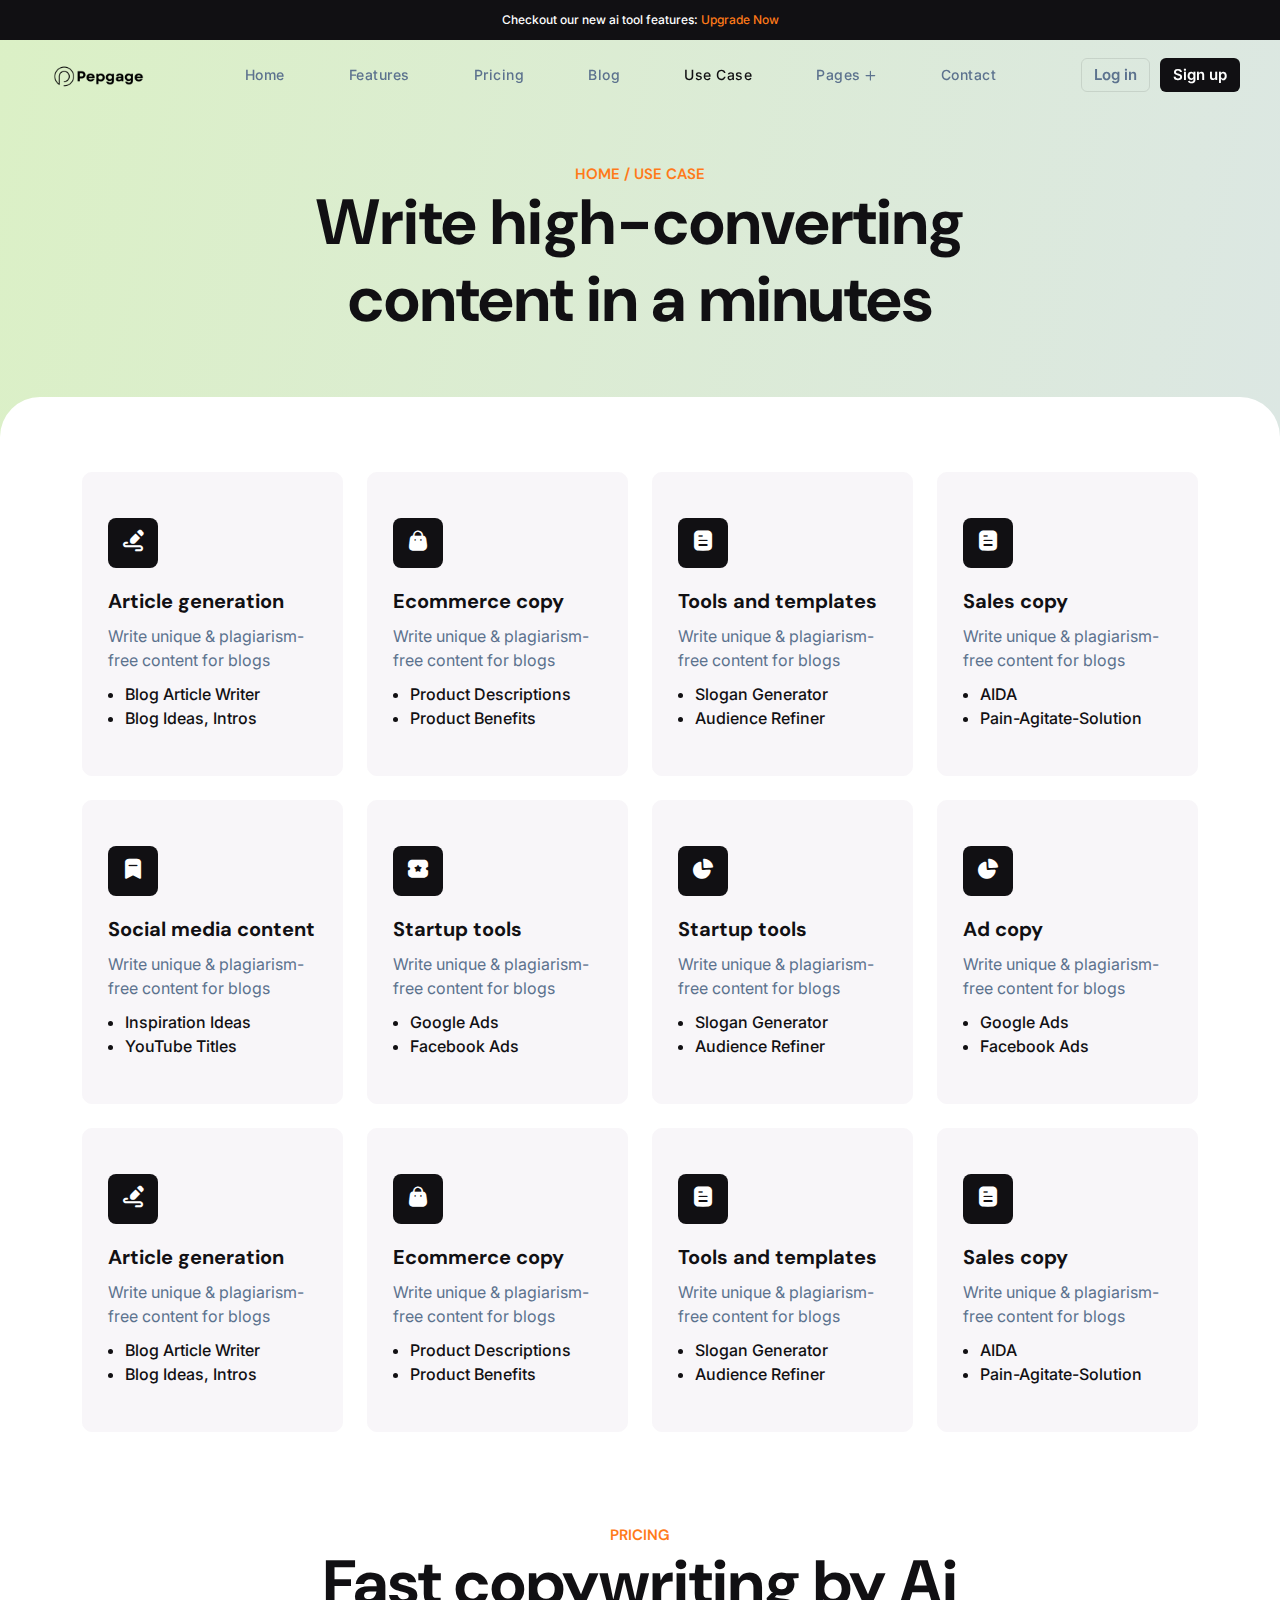
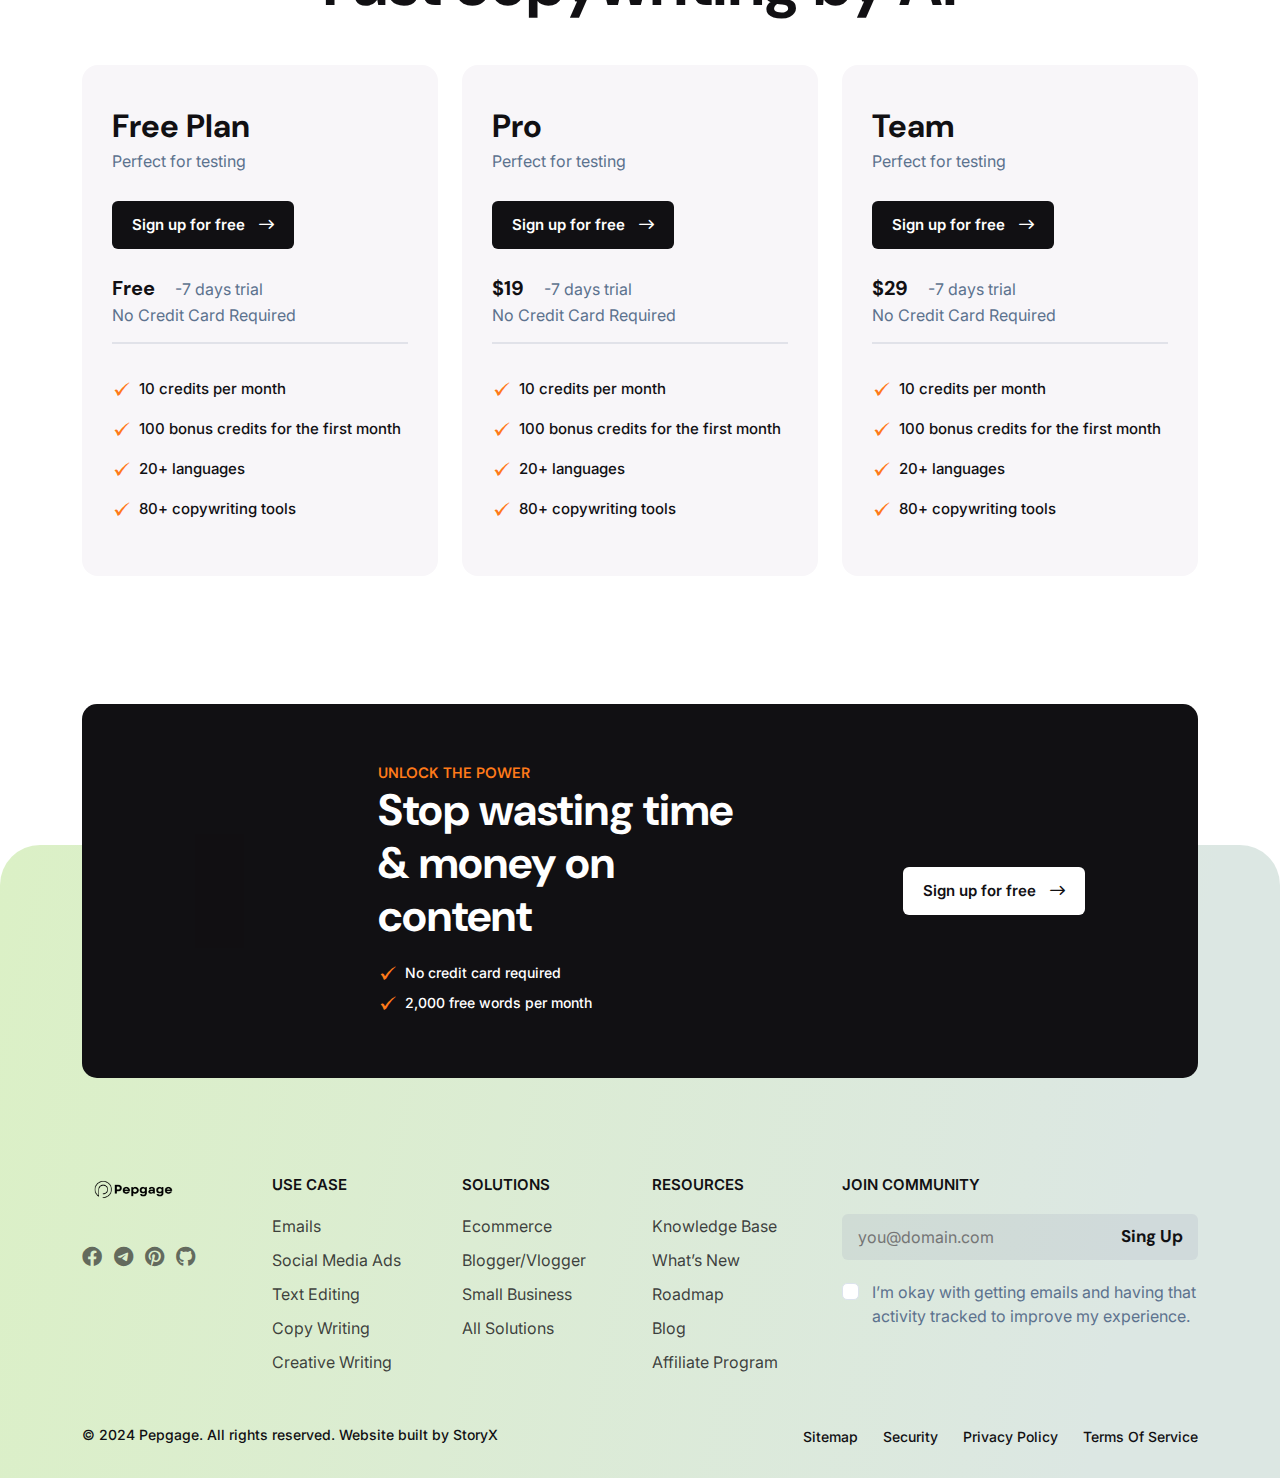
<file: use_case.html>
<!DOCTYPE html>
<html lang="en">
  <head>
    <meta charset="UTF-8" >
    <meta
      name="viewport"
      content="width=device-width, initial-scale=1.0, maximum-scale=1, minimum-scale=1, target-densitydpi=device-dpi" >
    <title>Pepgage - StoryX - templete</title>
    <link rel="icon" type="image/png" href="images/favicon.jpg" >
    <link rel="stylesheet" href="css/font-awesome.css" >
    <link rel="stylesheet" href="css/bootstrap.min.css" >
    <link rel="stylesheet" href="css/slick.css" >
    <link rel="stylesheet" href="css/magnific-popup.css" >
    <link rel="stylesheet" href="css/nice-select.css" >
    <link rel="stylesheet" href="css/spacing.css" >
    <link rel="stylesheet" href="css/style.css" >
    <link rel="stylesheet" href="css/responsive.css" >
    <link rel="stylesheet" href="css/contis-icon.css" >
  </head>

  <body>
    <!--============================
        PRELOADER START
    ==============================-->
    <div class="preloader_container" id="preloader">
      <div class="spinner"></div>
    </div>
    <!--============================
        PRELOADER END
    ==============================-->
    <!--============================
        TOPBAR START
    ==============================-->
    <div class="tf__topbar">
      <div class="container">
        <div class="row">
          <div class="col-xl-12">
            <p>
              Checkout our new ai tool features: <a href="#">Upgrade Now</a>
            </p>
          </div>
        </div>
      </div>
    </div>
    <!--============================
        TOPBAR END
    ==============================-->

    <!--============================
        MAIN MANU START
    ==============================-->
    <nav class="navbar navbar-expand-lg tf__main_menu">
      <div class="container-fluid">
        <a class="navbar-brand" href="index.html"
          ><img src="images/Logo_1.png" alt="logo" class="img-fluid w-100" ></a>
        <button
          class="navbar-toggler"
          type="button"
          data-bs-toggle="collapse"
          data-bs-target="#navbarSupportedContent"
          aria-controls="navbarSupportedContent"
          aria-expanded="false"
          aria-label="Toggle navigation"
        >
          <i class="far fa-stream menu_icon_bar"></i>
          <i class="far fa-times close_icon_close"></i>
        </button>
        <div class="collapse navbar-collapse" id="navbarSupportedContent">
          <ul class="navbar-nav m-auto">
            <li class="nav-item">
              <a class="nav-link" href="index.html">Home</a>
            </li>
            <li class="nav-item">
              <a class="nav-link" href="features.html">Features</a>
            </li>
            <li class="nav-item">
              <a class="nav-link" href="pricing.html">pricing</a>
            </li>
            <li class="nav-item">
              <a class="nav-link" href="blog.html">blog</a>
            </li>
            <li class="nav-item">
              <a class="nav-link active" href="use_case.html">use case</a>
            </li>
            <li class="nav-item">
              <a class="nav-link" href="#">Pages <i class="far fa-plus"></i></a>
              <ul class="tf__dropdown">
                <li><a href="pricing.html">pricing</a></li>
                <li><a href="about.html">about</a></li>
                <li><a href="blog.html">Blog</a></li>
                <li><a href="blog_details.html">Blog details</a></li>
                <li><a href="use_case.html" class="active">use case</a></li>
                <li>
                  <a href="use-cases-details.html">Case details</a>
                </li>
              </ul>
            </li>
            <li class="nav-item">
              <a class="nav-link" href="contact.html">contact</a>
            </li>
          </ul>
          <ul class="tf__menu_btn d-flex flex-wrap align-items-center">
            <li><a href="#">Log in</a></li>
            <li><a href="#" class="tf__menu_2nd_btn">Sign up</a></li>
          </ul>
        </div>
      </div>
    </nav>
    <!--============================
        MAIN MANU END
    ==============================-->

    <!--============================
        FEATURES START
    ==============================-->
    <section class="tf__features pt_165">
      <div class="container">
        <div class="row">
          <div class="col-xl-8 m-auto">
            <div class="tf__common_heading pb_15">
              <h6>HOME / USE CASE</h6>
              <h2 class="tf__common_heading_color">
                Write high-converting content in a minutes
              </h2>
            </div>
          </div>
        </div>
      </div>
      <div class="tf__main_features pt_75">
        <div class="container">
          <div class="row">
            <div class="col-xl-3 col-md-6">
              <div class="tf__single_service tf__single_benifit mb-4">
                <span><i class="ca-icon-edit-pen"></i></span>
                <a href="use-cases-details.html">Article generation</a>
                <p>Write unique & plagiarism- free content for blogs</p>
                <ul>
                  <li>Blog Article Writer</li>
                  <li>Blog Ideas, Intros</li>
                </ul>
              </div>
            </div>
            <div class="col-xl-3 col-md-6">
              <div class="tf__single_service tf__single_benifit mb-4">
                <span><i class="ca-icon-bag" aria-hidden="true"></i></span>
                <a href="use-cases-details.html">Ecommerce copy</a>
                <p>Write unique & plagiarism- free content for blogs</p>
                <ul>
                  <li>Product Descriptions</li>
                  <li>Product Benefits</li>
                </ul>
              </div>
            </div>
            <div class="col-xl-3 col-md-6">
              <div class="tf__single_service tf__single_benifit mb-4">
                <span><i class="ca-icon-document"></i></span>
                <a href="use-cases-details.html">Tools and templates</a>
                <p>Write unique & plagiarism- free content for blogs</p>
                <ul>
                  <li>Slogan Generator</li>
                  <li>Audience Refiner</li>
                </ul>
              </div>
            </div>
            <div class="col-xl-3 col-md-6">
              <div class="tf__single_service tf__single_benifit mb-4">
                <span><i class="ca-icon-document"></i></span>
                <a href="use-cases-details.html">Sales copy</a>
                <p>Write unique & plagiarism- free content for blogs</p>
                <ul>
                  <li>AIDA</li>
                  <li>Pain-Agitate-Solution</li>
                </ul>
              </div>
            </div>
            <div class="col-xl-3 col-md-6">
              <div class="tf__single_service tf__single_benifit mb-4">
                <span><i class="ca-icon-bookmark"></i></span>
                <a href="use-cases-details.html">Social media content</a>
                <p>Write unique & plagiarism- free content for blogs</p>
                <ul>
                  <li>Inspiration Ideas</li>
                  <li>YouTube Titles</li>
                </ul>
              </div>
            </div>
            <div class="col-xl-3 col-md-6">
              <div class="tf__single_service tf__single_benifit mb-4">
                <span><i class="ca-icon-ticket-star"></i></span>
                <a href="use-cases-details.html">Startup tools</a>
                <p>Write unique & plagiarism- free content for blogs</p>
                <ul>
                  <li>Google Ads</li>
                  <li>facebook Ads</li>
                </ul>
              </div>
            </div>
            <div class="col-xl-3 col-md-6">
              <div class="tf__single_service tf__single_benifit mb-4">
                <span><i class="ca-icon-graph"></i></span>
                <a href="use-cases-details.html">Startup tools</a>
                <p>Write unique & plagiarism- free content for blogs</p>
                <ul>
                  <li>Slogan Generator</li>
                  <li>Audience Refiner</li>
                </ul>
              </div>
            </div>
            <div class="col-xl-3 col-md-6">
              <div class="tf__single_service tf__single_benifit mb-4">
                <span><i class="ca-icon-graph"></i></span>
                <a href="use-cases-details.html">Ad copy</a>
                <p>Write unique & plagiarism- free content for blogs</p>
                <ul>
                  <li>Google Ads</li>
                  <li>facebook Ads</li>
                </ul>
              </div>
            </div>
            <div class="col-xl-3 col-md-6">
              <div class="tf__single_service tf__single_benifit mb-4">
                <span><i class="ca-icon-edit-pen"></i></span>
                <a href="use-cases-details.html">Article generation</a>
                <p>Write unique & plagiarism- free content for blogs</p>
                <ul>
                  <li>Blog Article Writer</li>
                  <li>Blog Ideas, Intros</li>
                </ul>
              </div>
            </div>
            <div class="col-xl-3 col-md-6">
              <div class="tf__single_service tf__single_benifit mb-4">
                <span><i class="ca-icon-bag" aria-hidden="true"></i></span>
                <a href="use-cases-details.html">Ecommerce copy</a>
                <p>Write unique & plagiarism- free content for blogs</p>
                <ul>
                  <li>Product Descriptions</li>
                  <li>Product Benefits</li>
                </ul>
              </div>
            </div>
            <div class="col-xl-3 col-md-6">
              <div class="tf__single_service tf__single_benifit mb-4">
                <span><i class="ca-icon-document"></i></span>
                <a href="use-cases-details.html">Tools and templates</a>
                <p>Write unique & plagiarism- free content for blogs</p>
                <ul>
                  <li>Slogan Generator</li>
                  <li>Audience Refiner</li>
                </ul>
              </div>
            </div>
            <div class="col-xl-3 col-md-6">
              <div class="tf__single_service tf__single_benifit mb-4">
                <span><i class="ca-icon-document"></i></span>
                <a href="use-cases-details.html">Sales copy</a>
                <p>Write unique & plagiarism- free content for blogs</p>
                <ul>
                  <li>AIDA</li>
                  <li>Pain-Agitate-Solution</li>
                </ul>
              </div>
            </div>
          </div>
        </div>
      </div>
    </section>
    <!--============================
        FEATURES END
    ==============================-->

    <!--============================
        PRICING START
    ==============================-->
    <section class="tf__pricing pt_70 pb_245">
      <div class="container">
        <div class="row">
          <div class="col-xl-8 m-auto">
            <div class="tf__common_heading">
              <h6>pricing</h6>
              <h2 class="tf__common_heading_color">Fast copywriting by Ai</h2>
            </div>
          </div>
        </div>
        <div class="row">
          <div class="col-xl-4 col-md-6">
            <div class="tf__single_pricing mb-4">
              <h5>Free Plan</h5>
              <p>Perfect for testing</p>
              <a href="#" class="tf__common_btn tf__pricing_btn"
                >Sign up for free <i class="fa-regular fa-arrow-right-long"></i
              ></a>
              <p><span>Free</span>-7 days trial</p>
              <p>No Credit Card Required</p>
              <ul>
                <li>10 credits per month</li>
                <li>100 bonus credits for the first month</li>
                <li>20+ languages</li>
                <li>80+ copywriting tools</li>
              </ul>
            </div>
          </div>
          <div class="col-xl-4 col-md-6">
            <div class="tf__single_pricing mb-4">
              <h5>Pro</h5>
              <p>Perfect for testing</p>
              <a href="#" class="tf__common_btn tf__pricing_btn"
                >Sign up for free <i class="fa-regular fa-arrow-right-long"></i
              ></a>
              <p><span>$19</span>-7 days trial</p>
              <p>No Credit Card Required</p>
              <ul>
                <li>10 credits per month</li>
                <li>100 bonus credits for the first month</li>
                <li>20+ languages</li>
                <li>80+ copywriting tools</li>
              </ul>
            </div>
          </div>
          <div class="col-xl-4 col-md-6">
            <div class="tf__single_pricing mb-4">
              <h5>Team</h5>
              <p>Perfect for testing</p>
              <a href="#" class="tf__common_btn tf__pricing_btn"
                >Sign up for free <i class="fa-regular fa-arrow-right-long"></i
              ></a>
              <p><span>$29</span>-7 days trial</p>
              <p>No Credit Card Required</p>
              <ul>
                <li>10 credits per month</li>
                <li>100 bonus credits for the first month</li>
                <li>20+ languages</li>
                <li>80+ copywriting tools</li>
              </ul>
            </div>
          </div>
        </div>
      </div>
    </section>
    <!--============================
        PRICING END
    ==============================-->

    <!--============================
        FOOTER START
    ==============================-->
    <section class="tf__footer tf__features_footer">
      <div class="container">
        <div class="row">
          <div class="col-xl-12">
            <div class="tf__unlock">
              <div class="row">
                <div class="col-xl-2 col-md-12 col-lg-3 m-auto">
                  <div class="tf__unlock_img">
                    <img
                      src="images/subscraib_img.png"
                      alt="unlock"
                      class="img-fluid w-100" >
                  </div>
                </div>
                <div class="col-xl-5 col-sm-8 col-md-8 col-lg-5 mx-auto">
                  <div class="tf__unlock_text">
                    <div class="tf__common_heading tf__unlock_heading">
                      <h6>UNLOCK THE POWER</h6>
                      <h2>Stop wasting time & money on content</h2>
                    </div>
                    <ul class="d-flex">
                      <li>No credit card required</li>
                      <li>2,000 free words per month</li>
                    </ul>
                  </div>
                </div>
                <div
                  class="col-xl-4 col-sm-4 col-md-4 col-lg-4 m-auto d-flex justify-content-end"
                >
                  <div class="tf__unlock_btn">
                    <a href="#" class="tf__common_btn"
                      >Sign up for free
                      <i class="fa-regular fa-arrow-right-long"></i
                    ></a>
                  </div>
                </div>
              </div>
            </div>
          </div>
        </div>

        <div class="row">
          <div class="col-xl-2 col-sm-6 col-md-3">
            <div class="tf__footer_left">
              <a href="index.html" class="tf__footer_logo">
                <img
                  src="images/Logo_1.png"
                  alt="Contisai"
                  class="img-fluid w-100" >
              </a>
              <div class="tf__footer_icon d-flex flex-wrap align-items-center">
                <ul class="d-flex flex-wrap">
                  <li>
                    <a href="#"><i class="fa-brands fa-facebook"></i></a>
                  </li>
                  <li>
                    <a href="#"><i class="fa-brands fa-telegram"></i></a>
                  </li>
                  <li>
                    <a href="#"><i class="fa-brands fa-pinterest"></i></a>
                  </li>
                  <li>
                    <a href="#"><i class="fa-brands fa-github"></i></a>
                  </li>
                </ul>
              </div>
            </div>
          </div>
          <div class="col-xl-2 col-sm-6 col-md-3">
            <div class="tf__quick_link">
              <h5>USE CASE</h5>
              <ul>
                <li><a href="#">Emails</a></li>
                <li><a href="#">Social media Ads</a></li>
                <li><a href="#">Text editing</a></li>
                <li><a href="#">Copy writing</a></li>
                <li><a href="#">Creative writing</a></li>
              </ul>
            </div>
          </div>
          <div class="col-xl-2 col-sm-6 col-md-3">
            <div class="tf__quick_link tf__quick_link_sm">
              <h5>solutions</h5>
              <ul>
                <li><a href="#">Ecommerce</a></li>
                <li><a href="#">Blogger/Vlogger</a></li>
                <li><a href="#">Small business</a></li>
                <li><a href="#">All solutions</a></li>
              </ul>
            </div>
          </div>
          <div class="col-xl-2 col-sm-6 col-md-3">
            <div class="tf__quick_link tf__quick_link_sm">
              <h5>RESOURCES</h5>
              <ul>
                <li><a href="#">Knowledge base</a></li>
                <li><a href="#">What’s new</a></li>
                <li><a href="#">Roadmap</a></li>
                <li><a href="#">Blog</a></li>
                <li><a href="#">Affiliate program</a></li>
              </ul>
            </div>
          </div>
          <div class="col-xl-4 col-md-12 mx-auto">
            <div class="tf__address tf__quick_link_sm tf__address_md">
              <h5>JOIN COMMUNITY</h5>
              <div class="tf__footer_singup">
                <input type="text" placeholder="you@domain.com" >
                <a href="#" class="tf__footer_singup_link">sing up</a>
              </div>
              <div class="form-check tf__signup_check_area">
                <input
                  class="form-check-input"
                  type="checkbox"
                  id="flexCheckDefault" >
                <label class="form-check-label" for="flexCheckDefault">
                  I’m okay with getting emails and having that activity tracked
                  to improve my experience.
                </label>
              </div>
            </div>
          </div>
        </div>
        <div class="row">
          <div class="col-xl-12">
            <div
              class="tf__copyright d-flex flex-wrap justify-content-between mt_50 mb_30"
            >
              <p>© 2024 Pepgage. All rights reserved. Website built by StoryX</p>
              <ul class="d-flex flex-wrap">
                <li><a href="#">Sitemap</a></li>
                <li><a href="#">Security</a></li>
                <li><a href="#">Privacy Policy</a></li>
                <li><a href="#">Terms of Service</a></li>
              </ul>
            </div>
          </div>
        </div>
      </div>
    </section>
    <!--============================
        FOOTER END
    ==============================-->

    <!--jquery library js-->
    <script src="js/plugin.js"></script>
    <!--main js-->
    <script src="js/main.js"></script>
  </body>
</html>
</file>
<file: css/nice-select.css>
.nice-select {
  -webkit-tap-highlight-color: transparent;
  background-color: #fff;
  border-radius: 5px;
  border: solid 1px #e8e8e8;
  box-sizing: border-box;
  clear: both;
  cursor: pointer;
  display: block;
  float: left;
  font-family: inherit;
  font-size: 14px;
  font-weight: normal;
  height: 42px;
  line-height: 40px;
  outline: none;
  padding-left: 18px;
  padding-right: 30px;
  position: relative;
  text-align: left !important;
  -webkit-transition: all 0.2s ease-in-out;
  transition: all 0.2s ease-in-out;
  -webkit-user-select: none;
  -moz-user-select: none;
  -ms-user-select: none;
  user-select: none;
  white-space: nowrap;
  width: 100%;
}

.nice-select:hover {
  border-color: #dbdbdb;
}

.nice-select:active,
.nice-select.open,
.nice-select:focus {
  border-color: #999;
}

.nice-select:after {
  border-bottom: 2px solid #999;
  border-right: 2px solid #999;
  content: '';
  display: block;
  height: 5px;
  margin-top: -4px;
  pointer-events: none;
  position: absolute;
  right: 12px;
  top: 50%;
  -webkit-transform-origin: 66% 66%;
  -ms-transform-origin: 66% 66%;
  transform-origin: 66% 66%;
  -webkit-transform: rotate(45deg);
  -ms-transform: rotate(45deg);
  transform: rotate(45deg);
  -webkit-transition: all 0.15s ease-in-out;
  transition: all 0.15s ease-in-out;
  width: 5px;
}

.nice-select.open:after {
  -webkit-transform: rotate(-135deg);
  -ms-transform: rotate(-135deg);
  transform: rotate(-135deg);
}

.nice-select.open .list {
  opacity: 1;
  pointer-events: auto;
  -webkit-transform: scale(1) translateY(0);
  -ms-transform: scale(1) translateY(0);
  transform: scale(1) translateY(0);
}

.nice-select.disabled {
  border-color: #ededed;
  color: #999;
  pointer-events: none;
}

.nice-select.disabled:after {
  border-color: #cccccc;
}

.nice-select.wide {
  width: 100%;
}

.nice-select.wide .list {
  left: 0 !important;
  right: 0 !important;
}

.nice-select.right {
  float: right;
}

.nice-select.right .list {
  left: auto;
  right: 0;
}

.nice-select.small {
  font-size: 12px;
  height: 36px;
  line-height: 34px;
}

.nice-select.small:after {
  height: 4px;
  width: 4px;
}

.nice-select.small .option {
  line-height: 34px;
  min-height: 34px;
}

.nice-select .list {
  background-color: #fff;
  border-radius: 5px;
  box-shadow: 0 0 0 1px rgba(68, 68, 68, 0.11);
  box-sizing: border-box;
  margin-top: 4px;
  opacity: 0;
  overflow: hidden;
  padding: 0;
  pointer-events: none;
  position: absolute;
  top: 100%;
  left: 0;
  -webkit-transform-origin: 50% 0;
  -ms-transform-origin: 50% 0;
  transform-origin: 50% 0;
  -webkit-transform: scale(0.75) translateY(-21px);
  -ms-transform: scale(0.75) translateY(-21px);
  transform: scale(0.75) translateY(-21px);
  -webkit-transition: all 0.2s cubic-bezier(0.5, 0, 0, 1.25), opacity 0.15s ease-out;
  transition: all 0.2s cubic-bezier(0.5, 0, 0, 1.25), opacity 0.15s ease-out;
  z-index: 9;
}

.nice-select .list:hover .option:not(:hover) {
  background-color: transparent !important;
}

.nice-select .option {
  cursor: pointer;
  font-weight: 400;
  line-height: 40px;
  list-style: none;
  min-height: 40px;
  outline: none;
  padding-left: 18px;
  padding-right: 29px;
  text-align: left;
  -webkit-transition: all 0.2s;
  transition: all 0.2s;
}

.nice-select .option:hover,
.nice-select .option.focus,
.nice-select .option.selected.focus {
  background-color: #f6f6f6;
}

.nice-select .option.selected {
  font-weight: bold;
}

.nice-select .option.disabled {
  background-color: transparent;
  color: #999;
  cursor: default;
}

.no-csspointerevents .nice-select .list {
  display: none;
}

.no-csspointerevents .nice-select.open .list {
  display: block;
}
</file>
<file: css/spacing.css>
/**
 * File Type: Custom Spacing (margin and padding) classes
 * Author: Mahamudul Hassan Sazal
 * Author Website: http://www.sazalahmed.com
 * Author Email: sazal.web@gmail.com
 */

/* ------------------------------------------ */
/* Margin All */
/* ------------------------------------------ */
.m_0 {
	margin: 0px !important;
}

.m_5 {
	margin: 5px !important;
}

.m_10 {
	margin: 10px !important;
}

.m_15 {
	margin: 15px !important;
}

.m_20 {
	margin: 20px !important;
}

.m_25 {
	margin: 25px !important;
}

.m_30 {
	margin: 30px !important;
}

.m_35 {
	margin: 35px !important;
}

.m_40 {
	margin: 40px !important;
}

.m_45 {
	margin: 45px !important;
}

.m_50 {
	margin: 50px !important;
}

.m_55 {
	margin: 55px !important;
}

.m_60 {
	margin: 60px !important;
}

.m_65 {
	margin: 65px !important;
}

.m_70 {
	margin: 70px !important;
}

.m_75 {
	margin: 75px !important;
}

.m_80 {
	margin: 80px !important;
}

.m_85 {
	margin: 85px !important;
}

.m_90 {
	margin: 90px !important;
}

.m_95 {
	margin: 95px !important;
}

.m_100 {
	margin: 100px !important;
}

.m_105 {
	margin: 105px !important;
}

.m_110 {
	margin: 110px !important;
}

.m_115 {
	margin: 115px !important;
}

.m_120 {
	margin: 120px !important;
}

.m_125 {
	margin: 125px !important;
}

.m_130 {
	margin: 130px !important;
}

.m_135 {
	margin: 135px !important;
}

.m_140 {
	margin: 140px !important;
}

.m_145 {
	margin: 145px !important;
}

.m_150 {
	margin: 150px !important;
}

.m_155 {
	margin: 155px !important;
}

.m_160 {
	margin: 160px !important;
}

.m_165 {
	margin: 165px !important;
}

.m_170 {
	margin: 170px !important;
}

.m_175 {
	margin: 175px !important;
}

.m_180 {
	margin: 180px !important;
}

.m_185 {
	margin: 185px !important;
}

.m_190 {
	margin: 190px !important;
}

.m_195 {
	margin: 195px !important;
}

.m_200 {
	margin: 200px !important;
}

.m_205 {
	margin: 205px !important;
}

.m_210 {
	margin: 210px !important;
}

.m_215 {
	margin: 215px !important;
}

.m_220 {
	margin: 220px !important;
}

.m_225 {
	margin: 225px !important;
}

.m_230 {
	margin: 230px !important;
}

.m_235 {
	margin: 235px !important;
}

.m_240 {
	margin: 240px !important;
}

.m_245 {
	margin: 245px !important;
}

.m_250 {
	margin: 250px !important;
}



/* ------------------------------------------ */
/* Margin Top */
/* ------------------------------------------ */
.mt_0 {
	margin-top: 0px !important;
}

.mt_5 {
	margin-top: 5px !important;
}

.mt_10 {
	margin-top: 10px !important;
}

.mt_15 {
	margin-top: 15px !important;
}

.mt_20 {
	margin-top: 20px !important;
}

.mt_25 {
	margin-top: 25px !important;
}

.mt_30 {
	margin-top: 30px !important;
}

.mt_35 {
	margin-top: 35px !important;
}

.mt_40 {
	margin-top: 40px !important;
}

.mt_45 {
	margin-top: 45px !important;
}

.mt_50 {
	margin-top: 50px !important;
}

.mt_55 {
	margin-top: 55px !important;
}

.mt_60 {
	margin-top: 60px !important;
}

.mt_65 {
	margin-top: 65px !important;
}

.mt_70 {
	margin-top: 70px !important;
}

.mt_75 {
	margin-top: 75px !important;
}

.mt_80 {
	margin-top: 80px !important;
}

.mt_85 {
	margin-top: 85px !important;
}

.mt_90 {
	margin-top: 90px !important;
}

.mt_95 {
	margin-top: 95px !important;
}

.mt_100 {
	margin-top: 100px !important;
}

.mt_105 {
	margin-top: 105px !important;
}

.mt_110 {
	margin-top: 110px !important;
}

.mt_115 {
	margin-top: 115px !important;
}

.mt_120 {
	margin-top: 120px !important;
}

.mt_125 {
	margin-top: 125px !important;
}

.mt_130 {
	margin-top: 130px !important;
}

.mt_135 {
	margin-top: 135px !important;
}

.mt_140 {
	margin-top: 140px !important;
}

.mt_145 {
	margin-top: 145px !important;
}

.mt_150 {
	margin-top: 150px !important;
}

.mt_155 {
	margin-top: 155px !important;
}

.mt_160 {
	margin-top: 160px !important;
}

.mt_165 {
	margin-top: 165px !important;
}

.mt_170 {
	margin-top: 170px !important;
}

.mt_175 {
	margin-top: 175px !important;
}

.mt_180 {
	margin-top: 180px !important;
}

.mt_185 {
	margin-top: 185px !important;
}

.mt_190 {
	margin-top: 190px !important;
}

.mt_195 {
	margin-top: 195px !important;
}

.mt_200 {
	margin-top: 200px !important;
}

.mt_205 {
	margin-top: 205px !important;
}

.mt_210 {
	margin-top: 210px !important;
}

.mt_215 {
	margin-top: 215px !important;
}

.mt_220 {
	margin-top: 220px !important;
}

.mt_225 {
	margin-top: 225px !important;
}

.mt_230 {
	margin-top: 230px !important;
}

.mt_235 {
	margin-top: 235px !important;
}

.mt_240 {
	margin-top: 240px !important;
}

.mt_245 {
	margin-top: 245px !important;
}

.mt_250 {
	margin-top: 250px !important;
}



/* ------------------------------------------ */
/* Margin Bottom */
/* ------------------------------------------ */
.mb_0 {
	margin-bottom: 0px !important;
}

.mb_5 {
	margin-bottom: 5px !important;
}

.mb_10 {
	margin-bottom: 10px !important;
}

.mb_15 {
	margin-bottom: 15px !important;
}

.mb_20 {
	margin-bottom: 20px !important;
}

.mb_25 {
	margin-bottom: 25px !important;
}

.mb_30 {
	margin-bottom: 30px !important;
}

.mb_35 {
	margin-bottom: 35px !important;
}

.mb_40 {
	margin-bottom: 40px !important;
}

.mb_45 {
	margin-bottom: 45px !important;
}

.mb_50 {
	margin-bottom: 50px !important;
}

.mb_55 {
	margin-bottom: 55px !important;
}

.mb_60 {
	margin-bottom: 60px !important;
}

.mb_65 {
	margin-bottom: 65px !important;
}

.mb_70 {
	margin-bottom: 70px !important;
}

.mb_75 {
	margin-bottom: 75px !important;
}

.mb_80 {
	margin-bottom: 80px !important;
}

.mb_85 {
	margin-bottom: 85px !important;
}

.mb_90 {
	margin-bottom: 90px !important;
}

.mb_95 {
	margin-bottom: 95px !important;
}

.mb_100 {
	margin-bottom: 100px !important;
}

.mb_105 {
	margin-bottom: 105px !important;
}

.mb_110 {
	margin-bottom: 110px !important;
}

.mb_115 {
	margin-bottom: 115px !important;
}

.mb_120 {
	margin-bottom: 120px !important;
}

.mb_125 {
	margin-bottom: 125px !important;
}

.mb_130 {
	margin-bottom: 130px !important;
}

.mb_135 {
	margin-bottom: 135px !important;
}

.mb_140 {
	margin-bottom: 140px !important;
}

.mb_145 {
	margin-bottom: 145px !important;
}

.mb_150 {
	margin-bottom: 150px !important;
}

.mb_155 {
	margin-bottom: 155px !important;
}

.mb_160 {
	margin-bottom: 160px !important;
}

.mb_165 {
	margin-bottom: 165px !important;
}

.mb_170 {
	margin-bottom: 170px !important;
}

.mb_175 {
	margin-bottom: 175px !important;
}

.mb_180 {
	margin-bottom: 180px !important;
}

.mb_185 {
	margin-bottom: 185px !important;
}

.mb_190 {
	margin-bottom: 190px !important;
}

.mb_195 {
	margin-bottom: 195px !important;
}

.mb_200 {
	margin-bottom: 200px !important;
}

.mb_205 {
	margin-bottom: 205px !important;
}

.mb_210 {
	margin-bottom: 210px !important;
}

.mb_215 {
	margin-bottom: 215px !important;
}

.mb_220 {
	margin-bottom: 220px !important;
}

.mb_225 {
	margin-bottom: 225px !important;
}

.mb_230 {
	margin-bottom: 230px !important;
}

.mb_235 {
	margin-bottom: 235px !important;
}

.mb_240 {
	margin-bottom: 240px !important;
}

.mb_245 {
	margin-bottom: 245px !important;
}

.mb_250 {
	margin-bottom: 250px !important;
}



/* ------------------------------------------ */
/* Margin Left */
/* ------------------------------------------ */
.ml_0 {
	margin-left: 0px !important;
}

.ml_5 {
	margin-left: 5px !important;
}

.ml_10 {
	margin-left: 10px !important;
}

.ml_15 {
	margin-left: 15px !important;
}

.ml_20 {
	margin-left: 20px !important;
}

.ml_25 {
	margin-left: 25px !important;
}

.ml_30 {
	margin-left: 30px !important;
}

.ml_35 {
	margin-left: 35px !important;
}

.ml_40 {
	margin-left: 40px !important;
}

.ml_45 {
	margin-left: 45px !important;
}

.ml_50 {
	margin-left: 50px !important;
}

.ml_55 {
	margin-left: 55px !important;
}

.ml_60 {
	margin-left: 60px !important;
}

.ml_65 {
	margin-left: 65px !important;
}

.ml_70 {
	margin-left: 70px !important;
}

.ml_75 {
	margin-left: 75px !important;
}

.ml_80 {
	margin-left: 80px !important;
}

.ml_85 {
	margin-left: 85px !important;
}

.ml_90 {
	margin-left: 90px !important;
}

.ml_95 {
	margin-left: 95px !important;
}

.ml_100 {
	margin-left: 100px !important;
}

.ml_105 {
	margin-left: 105px !important;
}

.ml_110 {
	margin-left: 110px !important;
}

.ml_115 {
	margin-left: 115px !important;
}

.ml_120 {
	margin-left: 120px !important;
}

.ml_125 {
	margin-left: 125px !important;
}

.ml_130 {
	margin-left: 130px !important;
}

.ml_135 {
	margin-left: 135px !important;
}

.ml_140 {
	margin-left: 140px !important;
}

.ml_145 {
	margin-left: 145px !important;
}

.ml_150 {
	margin-left: 150px !important;
}

.ml_155 {
	margin-left: 155px !important;
}

.ml_160 {
	margin-left: 160px !important;
}

.ml_165 {
	margin-left: 165px !important;
}

.ml_170 {
	margin-left: 170px !important;
}

.ml_175 {
	margin-left: 175px !important;
}

.ml_180 {
	margin-left: 180px !important;
}

.ml_185 {
	margin-left: 185px !important;
}

.ml_190 {
	margin-left: 190px !important;
}

.ml_195 {
	margin-left: 195px !important;
}

.ml_200 {
	margin-left: 200px !important;
}

.ml_205 {
	margin-left: 205px !important;
}

.ml_210 {
	margin-left: 210px !important;
}

.ml_215 {
	margin-left: 215px !important;
}

.ml_220 {
	margin-left: 220px !important;
}

.ml_225 {
	margin-left: 225px !important;
}

.ml_230 {
	margin-left: 230px !important;
}

.ml_235 {
	margin-left: 235px !important;
}

.ml_240 {
	margin-left: 240px !important;
}

.ml_245 {
	margin-left: 245px !important;
}

.ml_250 {
	margin-left: 250px !important;
}


/* ------------------------------------------ */
/* Margin Right */
/* ------------------------------------------ */
.mr_0 {
	margin-right: 0px !important;
}

.mr_5 {
	margin-right: 5px !important;
}

.mr_10 {
	margin-right: 10px !important;
}

.mr_15 {
	margin-right: 15px !important;
}

.mr_20 {
	margin-right: 20px !important;
}

.mr_25 {
	margin-right: 25px !important;
}

.mr_30 {
	margin-right: 30px !important;
}

.mr_35 {
	margin-right: 35px !important;
}

.mr_40 {
	margin-right: 40px !important;
}

.mr_45 {
	margin-right: 45px !important;
}

.mr_50 {
	margin-right: 50px !important;
}

.mr_55 {
	margin-right: 55px !important;
}

.mr_60 {
	margin-right: 60px !important;
}

.mr_65 {
	margin-right: 65px !important;
}

.mr_70 {
	margin-right: 70px !important;
}

.mr_75 {
	margin-right: 75px !important;
}

.mr_80 {
	margin-right: 80px !important;
}

.mr_85 {
	margin-right: 85px !important;
}

.mr_90 {
	margin-right: 90px !important;
}

.mr_95 {
	margin-right: 95px !important;
}

.mr_100 {
	margin-right: 100px !important;
}

.mr_105 {
	margin-right: 105px !important;
}

.mr_110 {
	margin-right: 110px !important;
}

.mr_115 {
	margin-right: 115px !important;
}

.mr_120 {
	margin-right: 120px !important;
}

.mr_125 {
	margin-right: 125px !important;
}

.mr_130 {
	margin-right: 130px !important;
}

.mr_135 {
	margin-right: 135px !important;
}

.mr_140 {
	margin-right: 140px !important;
}

.mr_145 {
	margin-right: 145px !important;
}

.mr_150 {
	margin-right: 150px !important;
}

.mr_155 {
	margin-right: 155px !important;
}

.mr_160 {
	margin-right: 160px !important;
}

.mr_165 {
	margin-right: 165px !important;
}

.mr_170 {
	margin-right: 170px !important;
}

.mr_175 {
	margin-right: 175px !important;
}

.mr_180 {
	margin-right: 180px !important;
}

.mr_185 {
	margin-right: 185px !important;
}

.mr_190 {
	margin-right: 190px !important;
}

.mr_195 {
	margin-right: 195px !important;
}

.mr_200 {
	margin-right: 200px !important;
}

.mr_205 {
	margin-right: 205px !important;
}

.mr_210 {
	margin-right: 210px !important;
}

.mr_215 {
	margin-right: 215px !important;
}

.mr_220 {
	margin-right: 220px !important;
}

.mr_225 {
	margin-right: 225px !important;
}

.mr_230 {
	margin-right: 230px !important;
}

.mr_235 {
	margin-right: 235px !important;
}

.mr_240 {
	margin-right: 240px !important;
}

.mr_245 {
	margin-right: 245px !important;
}

.mr_250 {
	margin-right: 250px !important;
}





/* ------------------------------------------ */
/* Padding All */
/* ------------------------------------------ */
.p_0 {
	padding: 0px !important;
}

.p_5 {
	padding: 5px !important;
}

.p_10 {
	padding: 10px !important;
}

.p_15 {
	padding: 15px !important;
}

.p_20 {
	padding: 20px !important;
}

.p_25 {
	padding: 25px !important;
}

.p_30 {
	padding: 30px !important;
}

.p_35 {
	padding: 35px !important;
}

.p_40 {
	padding: 40px !important;
}

.p_45 {
	padding: 45px !important;
}

.p_50 {
	padding: 50px !important;
}

.p_55 {
	padding: 55px !important;
}

.p_60 {
	padding: 60px !important;
}

.p_65 {
	padding: 65px !important;
}

.p_70 {
	padding: 70px !important;
}

.p_75 {
	padding: 75px !important;
}

.p_80 {
	padding: 80px !important;
}

.p_85 {
	padding: 85px !important;
}

.p_90 {
	padding: 90px !important;
}

.p_95 {
	padding: 95px !important;
}

.p_100 {
	padding: 100px !important;
}

.p_105 {
	padding: 105px !important;
}

.p_110 {
	padding: 110px !important;
}

.p_115 {
	padding: 115px !important;
}

.p_120 {
	padding: 120px !important;
}

.p_125 {
	padding: 125px !important;
}

.p_130 {
	padding: 130px !important;
}

.p_135 {
	padding: 135px !important;
}

.p_140 {
	padding: 140px !important;
}

.p_145 {
	padding: 145px !important;
}

.p_150 {
	padding: 150px !important;
}

.p_155 {
	padding: 155px !important;
}

.p_160 {
	padding: 160px !important;
}

.p_165 {
	padding: 165px !important;
}

.p_170 {
	padding: 170px !important;
}

.p_175 {
	padding: 175px !important;
}

.p_180 {
	padding: 180px !important;
}

.p_185 {
	padding: 185px !important;
}

.p_190 {
	padding: 190px !important;
}

.p_195 {
	padding: 195px !important;
}

.p_200 {
	padding: 200px !important;
}

.p_205 {
	padding: 205px !important;
}

.p_210 {
	padding: 210px !important;
}

.p_215 {
	padding: 215px !important;
}

.p_220 {
	padding: 220px !important;
}

.p_225 {
	padding: 225px !important;
}

.p_230 {
	padding: 230px !important;
}

.p_235 {
	padding: 235px !important;
}

.p_240 {
	padding: 240px !important;
}

.p_245 {
	padding: 245px !important;
}

.p_250 {
	padding: 250px !important;
}



/* ------------------------------------------ */
/* Padding Top */
/* ------------------------------------------ */
.pt_0 {
	padding-top: 0px !important;
}

.pt_5 {
	padding-top: 5px !important;
}

.pt_10 {
	padding-top: 10px !important;
}

.pt_15 {
	padding-top: 15px !important;
}

.pt_20 {
	padding-top: 20px !important;
}

.pt_25 {
	padding-top: 25px !important;
}

.pt_30 {
	padding-top: 30px !important;
}

.pt_35 {
	padding-top: 35px !important;
}

.pt_40 {
	padding-top: 40px !important;
}

.pt_45 {
	padding-top: 45px !important;
}

.pt_50 {
	padding-top: 50px !important;
}

.pt_55 {
	padding-top: 55px !important;
}

.pt_60 {
	padding-top: 60px !important;
}

.pt_65 {
	padding-top: 65px !important;
}

.pt_70 {
	padding-top: 70px !important;
}

.pt_75 {
	padding-top: 75px !important;
}

.pt_80 {
	padding-top: 80px !important;
}

.pt_85 {
	padding-top: 85px !important;
}

.pt_90 {
	padding-top: 90px !important;
}

.pt_95 {
	padding-top: 95px !important;
}

.pt_100 {
	padding-top: 100px !important;
}

.pt_105 {
	padding-top: 105px !important;
}

.pt_110 {
	padding-top: 110px !important;
}

.pt_115 {
	padding-top: 115px !important;
}

.pt_120 {
	padding-top: 120px !important;
}

.pt_125 {
	padding-top: 125px !important;
}

.pt_130 {
	padding-top: 130px !important;
}

.pt_135 {
	padding-top: 135px !important;
}

.pt_140 {
	padding-top: 140px !important;
}

.pt_145 {
	padding-top: 145px !important;
}

.pt_150 {
	padding-top: 150px !important;
}

.pt_155 {
	padding-top: 155px !important;
}

.pt_160 {
	padding-top: 160px !important;
}

.pt_165 {
	padding-top: 165px !important;
}

.pt_170 {
	padding-top: 170px !important;
}

.pt_175 {
	padding-top: 175px !important;
}

.pt_180 {
	padding-top: 180px !important;
}

.pt_185 {
	padding-top: 185px !important;
}

.pt_190 {
	padding-top: 190px !important;
}

.pt_195 {
	padding-top: 195px !important;
}

.pt_200 {
	padding-top: 200px !important;
}

.pt_205 {
	padding-top: 205px !important;
}

.pt_210 {
	padding-top: 210px !important;
}

.pt_215 {
	padding-top: 215px !important;
}

.pt_220 {
	padding-top: 220px !important;
}

.pt_225 {
	padding-top: 225px !important;
}

.pt_230 {
	padding-top: 230px !important;
}

.pt_235 {
	padding-top: 235px !important;
}

.pt_240 {
	padding-top: 240px !important;
}

.pt_245 {
	padding-top: 245px !important;
}

.pt_250 {
	padding-top: 250px !important;
}



/* ------------------------------------------ */
/* Padding Bottom */
/* ------------------------------------------ */
.pb_0 {
	padding-bottom: 0px !important;
}

.pb_5 {
	padding-bottom: 5px !important;
}

.pb_10 {
	padding-bottom: 10px !important;
}

.pb_15 {
	padding-bottom: 15px !important;
}

.pb_20 {
	padding-bottom: 20px !important;
}

.pb_25 {
	padding-bottom: 25px !important;
}

.pb_30 {
	padding-bottom: 30px !important;
}

.pb_35 {
	padding-bottom: 35px !important;
}

.pb_40 {
	padding-bottom: 40px !important;
}

.pb_45 {
	padding-bottom: 45px !important;
}

.pb_50 {
	padding-bottom: 50px !important;
}

.pb_55 {
	padding-bottom: 55px !important;
}

.pb_60 {
	padding-bottom: 60px !important;
}

.pb_65 {
	padding-bottom: 65px !important;
}

.pb_70 {
	padding-bottom: 70px !important;
}

.pb_75 {
	padding-bottom: 75px !important;
}

.pb_80 {
	padding-bottom: 80px !important;
}

.pb_85 {
	padding-bottom: 85px !important;
}

.pb_90 {
	padding-bottom: 90px !important;
}

.pb_95 {
	padding-bottom: 95px !important;
}

.pb_100 {
	padding-bottom: 100px !important;
}

.pb_105 {
	padding-bottom: 105px !important;
}

.pb_110 {
	padding-bottom: 110px !important;
}

.pb_115 {
	padding-bottom: 115px !important;
}

.pb_120 {
	padding-bottom: 120px !important;
}

.pb_125 {
	padding-bottom: 125px !important;
}

.pb_130 {
	padding-bottom: 130px !important;
}

.pb_135 {
	padding-bottom: 135px !important;
}

.pb_140 {
	padding-bottom: 140px !important;
}

.pb_145 {
	padding-bottom: 145px !important;
}

.pb_150 {
	padding-bottom: 150px !important;
}

.pb_155 {
	padding-bottom: 155px !important;
}

.pb_160 {
	padding-bottom: 160px !important;
}

.pb_165 {
	padding-bottom: 165px !important;
}

.pb_170 {
	padding-bottom: 170px !important;
}

.pb_175 {
	padding-bottom: 175px !important;
}

.pb_180 {
	padding-bottom: 180px !important;
}

.pb_185 {
	padding-bottom: 185px !important;
}

.pb_190 {
	padding-bottom: 190px !important;
}

.pb_195 {
	padding-bottom: 195px !important;
}

.pb_200 {
	padding-bottom: 200px !important;
}

.pb_205 {
	padding-bottom: 205px !important;
}

.pb_210 {
	padding-bottom: 210px !important;
}

.pb_215 {
	padding-bottom: 215px !important;
}

.pb_220 {
	padding-bottom: 220px !important;
}

.pb_225 {
	padding-bottom: 225px !important;
}

.pb_230 {
	padding-bottom: 230px !important;
}

.pb_235 {
	padding-bottom: 235px !important;
}

.pb_240 {
	padding-bottom: 240px !important;
}

.pb_245 {
	padding-bottom: 245px !important;
}

.pb_250 {
	padding-bottom: 250px !important;
}



/* ------------------------------------------ */
/* Padding Left */
/* ------------------------------------------ */
.pl_0 {
	padding-left: 0px !important;
}

.pl_5 {
	padding-left: 5px !important;
}

.pl_10 {
	padding-left: 10px !important;
}

.pl_15 {
	padding-left: 15px !important;
}

.pl_20 {
	padding-left: 20px !important;
}

.pl_25 {
	padding-left: 25px !important;
}

.pl_30 {
	padding-left: 30px !important;
}

.pl_35 {
	padding-left: 35px !important;
}

.pl_40 {
	padding-left: 40px !important;
}

.pl_45 {
	padding-left: 45px !important;
}

.pl_50 {
	padding-left: 50px !important;
}

.pl_55 {
	padding-left: 55px !important;
}

.pl_60 {
	padding-left: 60px !important;
}

.pl_65 {
	padding-left: 65px !important;
}

.pl_70 {
	padding-left: 70px !important;
}

.pl_75 {
	padding-left: 75px !important;
}

.pl_80 {
	padding-left: 80px !important;
}

.pl_85 {
	padding-left: 85px !important;
}

.pl_90 {
	padding-left: 90px !important;
}

.pl_95 {
	padding-left: 95px !important;
}

.pl_100 {
	padding-left: 100px !important;
}

.pl_105 {
	padding-left: 105px !important;
}

.pl_110 {
	padding-left: 110px !important;
}

.pl_115 {
	padding-left: 115px !important;
}

.pl_120 {
	padding-left: 120px !important;
}

.pl_125 {
	padding-left: 125px !important;
}

.pl_130 {
	padding-left: 130px !important;
}

.pl_135 {
	padding-left: 135px !important;
}

.pl_140 {
	padding-left: 140px !important;
}

.pl_145 {
	padding-left: 145px !important;
}

.pl_150 {
	padding-left: 150px !important;
}

.pl_155 {
	padding-left: 155px !important;
}

.pl_160 {
	padding-left: 160px !important;
}

.pl_165 {
	padding-left: 165px !important;
}

.pl_170 {
	padding-left: 170px !important;
}

.pl_175 {
	padding-left: 175px !important;
}

.pl_180 {
	padding-left: 180px !important;
}

.pl_185 {
	padding-left: 185px !important;
}

.pl_190 {
	padding-left: 190px !important;
}

.pl_195 {
	padding-left: 195px !important;
}

.pl_200 {
	padding-left: 200px !important;
}

.pl_205 {
	padding-left: 205px !important;
}

.pl_210 {
	padding-left: 210px !important;
}

.pl_215 {
	padding-left: 215px !important;
}

.pl_220 {
	padding-left: 220px !important;
}

.pl_225 {
	padding-left: 225px !important;
}

.pl_230 {
	padding-left: 230px !important;
}

.pl_235 {
	padding-left: 235px !important;
}

.pl_240 {
	padding-left: 240px !important;
}

.pl_245 {
	padding-left: 245px !important;
}

.pl_250 {
	padding-left: 250px !important;
}


/* ------------------------------------------ */
/* Padding Right */
/* ------------------------------------------ */
.pr_0 {
	padding-right: 0px !important;
}

.pr_5 {
	padding-right: 5px !important;
}

.pr_10 {
	padding-right: 10px !important;
}

.pr_15 {
	padding-right: 15px !important;
}

.pr_20 {
	padding-right: 20px !important;
}

.pr_25 {
	padding-right: 25px !important;
}

.pr_30 {
	padding-right: 30px !important;
}

.pr_35 {
	padding-right: 35px !important;
}

.pr_40 {
	padding-right: 40px !important;
}

.pr_45 {
	padding-right: 45px !important;
}

.pr_50 {
	padding-right: 50px !important;
}

.pr_55 {
	padding-right: 55px !important;
}

.pr_60 {
	padding-right: 60px !important;
}

.pr_65 {
	padding-right: 65px !important;
}

.pr_70 {
	padding-right: 70px !important;
}

.pr_75 {
	padding-right: 75px !important;
}

.pr_80 {
	padding-right: 80px !important;
}

.pr_85 {
	padding-right: 85px !important;
}

.pr_90 {
	padding-right: 90px !important;
}

.pr_95 {
	padding-right: 95px !important;
}

.pr_100 {
	padding-right: 100px !important;
}

.pr_105 {
	padding-right: 105px !important;
}

.pr_110 {
	padding-right: 110px !important;
}

.pr_115 {
	padding-right: 115px !important;
}

.pr_120 {
	padding-right: 120px !important;
}

.pr_125 {
	padding-right: 125px !important;
}

.pr_130 {
	padding-right: 130px !important;
}

.pr_135 {
	padding-right: 135px !important;
}

.pr_140 {
	padding-right: 140px !important;
}

.pr_145 {
	padding-right: 145px !important;
}

.pr_150 {
	padding-right: 150px !important;
}

.pr_155 {
	padding-right: 155px !important;
}

.pr_160 {
	padding-right: 160px !important;
}

.pr_165 {
	padding-right: 165px !important;
}

.pr_170 {
	padding-right: 170px !important;
}

.pr_175 {
	padding-right: 175px !important;
}

.pr_180 {
	padding-right: 180px !important;
}

.pr_185 {
	padding-right: 185px !important;
}

.pr_190 {
	padding-right: 190px !important;
}

.pr_195 {
	padding-right: 195px !important;
}

.pr_200 {
	padding-right: 200px !important;
}

.pr_205 {
	padding-right: 205px !important;
}

.pr_210 {
	padding-right: 210px !important;
}

.pr_215 {
	padding-right: 215px !important;
}

.pr_220 {
	padding-right: 220px !important;
}

.pr_225 {
	padding-right: 225px !important;
}

.pr_230 {
	padding-right: 230px !important;
}

.pr_235 {
	padding-right: 235px !important;
}

.pr_240 {
	padding-right: 240px !important;
}

.pr_245 {
	padding-right: 245px !important;
}

.pr_250 {
	padding-right: 250px !important;
}





/* ------------------------------------------ */
/* For Responsive Layouts */
/* ------------------------------------------ */
@media only screen and (min-width: 1200px) {

	/* ------------------------------------------ */
	/* Margin All */
	/* ------------------------------------------ */
	.lg_m_0 {
		margin: 0px !important;
	}

	.lg_m_5 {
		margin: 5px !important;
	}

	.lg_m_10 {
		margin: 10px !important;
	}

	.lg_m_15 {
		margin: 15px !important;
	}

	.lg_m_20 {
		margin: 20px !important;
	}

	.lg_m_25 {
		margin: 25px !important;
	}

	.lg_m_30 {
		margin: 30px !important;
	}

	.lg_m_35 {
		margin: 35px !important;
	}

	.lg_m_40 {
		margin: 40px !important;
	}

	.lg_m_45 {
		margin: 45px !important;
	}

	.lg_m_50 {
		margin: 50px !important;
	}

	.lg_m_55 {
		margin: 55px !important;
	}

	.lg_m_60 {
		margin: 60px !important;
	}

	.lg_m_65 {
		margin: 65px !important;
	}

	.lg_m_70 {
		margin: 70px !important;
	}

	.lg_m_75 {
		margin: 75px !important;
	}

	.lg_m_80 {
		margin: 80px !important;
	}

	.lg_m_85 {
		margin: 85px !important;
	}

	.lg_m_90 {
		margin: 90px !important;
	}

	.lg_m_95 {
		margin: 95px !important;
	}

	.lg_m_100 {
		margin: 100px !important;
	}

	.lg_m_105 {
		margin: 105px !important;
	}

	.lg_m_110 {
		margin: 110px !important;
	}

	.lg_m_115 {
		margin: 115px !important;
	}

	.lg_m_120 {
		margin: 120px !important;
	}

	.lg_m_125 {
		margin: 125px !important;
	}

	.lg_m_130 {
		margin: 130px !important;
	}

	.lg_m_135 {
		margin: 135px !important;
	}

	.lg_m_140 {
		margin: 140px !important;
	}

	.lg_m_145 {
		margin: 145px !important;
	}

	.lg_m_150 {
		margin: 150px !important;
	}

	.lg_m_155 {
		margin: 155px !important;
	}

	.lg_m_160 {
		margin: 160px !important;
	}

	.lg_m_165 {
		margin: 165px !important;
	}

	.lg_m_170 {
		margin: 170px !important;
	}

	.lg_m_175 {
		margin: 175px !important;
	}

	.lg_m_180 {
		margin: 180px !important;
	}

	.lg_m_185 {
		margin: 185px !important;
	}

	.lg_m_190 {
		margin: 190px !important;
	}

	.lg_m_195 {
		margin: 195px !important;
	}

	.lg_m_200 {
		margin: 200px !important;
	}

	.lg_m_205 {
		margin: 205px !important;
	}

	.lg_m_210 {
		margin: 210px !important;
	}

	.lg_m_215 {
		margin: 215px !important;
	}

	.lg_m_220 {
		margin: 220px !important;
	}

	.lg_m_225 {
		margin: 225px !important;
	}

	.lg_m_230 {
		margin: 230px !important;
	}

	.lg_m_235 {
		margin: 235px !important;
	}

	.lg_m_240 {
		margin: 240px !important;
	}

	.lg_m_245 {
		margin: 245px !important;
	}

	.lg_m_250 {
		margin: 250px !important;
	}



	/* ------------------------------------------ */
	/* Margin Top */
	/* ------------------------------------------ */
	.lg_mt_0 {
		margin-top: 0px !important;
	}

	.lg_mt_5 {
		margin-top: 5px !important;
	}

	.lg_mt_10 {
		margin-top: 10px !important;
	}

	.lg_mt_15 {
		margin-top: 15px !important;
	}

	.lg_mt_20 {
		margin-top: 20px !important;
	}

	.lg_mt_25 {
		margin-top: 25px !important;
	}

	.lg_mt_30 {
		margin-top: 30px !important;
	}

	.lg_mt_35 {
		margin-top: 35px !important;
	}

	.lg_mt_40 {
		margin-top: 40px !important;
	}

	.lg_mt_45 {
		margin-top: 45px !important;
	}

	.lg_mt_50 {
		margin-top: 50px !important;
	}

	.lg_mt_55 {
		margin-top: 55px !important;
	}

	.lg_mt_60 {
		margin-top: 60px !important;
	}

	.lg_mt_65 {
		margin-top: 65px !important;
	}

	.lg_mt_70 {
		margin-top: 70px !important;
	}

	.lg_mt_75 {
		margin-top: 75px !important;
	}

	.lg_mt_80 {
		margin-top: 80px !important;
	}

	.lg_mt_85 {
		margin-top: 85px !important;
	}

	.lg_mt_90 {
		margin-top: 90px !important;
	}

	.lg_mt_95 {
		margin-top: 95px !important;
	}

	.lg_mt_100 {
		margin-top: 100px !important;
	}

	.lg_mt_105 {
		margin-top: 105px !important;
	}

	.lg_mt_110 {
		margin-top: 110px !important;
	}

	.lg_mt_115 {
		margin-top: 115px !important;
	}

	.lg_mt_120 {
		margin-top: 120px !important;
	}

	.lg_mt_125 {
		margin-top: 125px !important;
	}

	.lg_mt_130 {
		margin-top: 130px !important;
	}

	.lg_mt_135 {
		margin-top: 135px !important;
	}

	.lg_mt_140 {
		margin-top: 140px !important;
	}

	.lg_mt_145 {
		margin-top: 145px !important;
	}

	.lg_mt_150 {
		margin-top: 150px !important;
	}

	.lg_mt_155 {
		margin-top: 155px !important;
	}

	.lg_mt_160 {
		margin-top: 160px !important;
	}

	.lg_mt_165 {
		margin-top: 165px !important;
	}

	.lg_mt_170 {
		margin-top: 170px !important;
	}

	.lg_mt_175 {
		margin-top: 175px !important;
	}

	.lg_mt_180 {
		margin-top: 180px !important;
	}

	.lg_mt_185 {
		margin-top: 185px !important;
	}

	.lg_mt_190 {
		margin-top: 190px !important;
	}

	.lg_mt_195 {
		margin-top: 195px !important;
	}

	.lg_mt_200 {
		margin-top: 200px !important;
	}

	.lg_mt_205 {
		margin-top: 205px !important;
	}

	.lg_mt_210 {
		margin-top: 210px !important;
	}

	.lg_mt_215 {
		margin-top: 215px !important;
	}

	.lg_mt_220 {
		margin-top: 220px !important;
	}

	.lg_mt_225 {
		margin-top: 225px !important;
	}

	.lg_mt_230 {
		margin-top: 230px !important;
	}

	.lg_mt_235 {
		margin-top: 235px !important;
	}

	.lg_mt_240 {
		margin-top: 240px !important;
	}

	.lg_mt_245 {
		margin-top: 245px !important;
	}

	.lg_mt_250 {
		margin-top: 250px !important;
	}



	/* ------------------------------------------ */
	/* Margin Bottom */
	/* ------------------------------------------ */
	.lg_mb_0 {
		margin-bottom: 0px !important;
	}

	.lg_mb_5 {
		margin-bottom: 5px !important;
	}

	.lg_mb_10 {
		margin-bottom: 10px !important;
	}

	.lg_mb_15 {
		margin-bottom: 15px !important;
	}

	.lg_mb_20 {
		margin-bottom: 20px !important;
	}

	.lg_mb_25 {
		margin-bottom: 25px !important;
	}

	.lg_mb_30 {
		margin-bottom: 30px !important;
	}

	.lg_mb_35 {
		margin-bottom: 35px !important;
	}

	.lg_mb_40 {
		margin-bottom: 40px !important;
	}

	.lg_mb_45 {
		margin-bottom: 45px !important;
	}

	.lg_mb_50 {
		margin-bottom: 50px !important;
	}

	.lg_mb_55 {
		margin-bottom: 55px !important;
	}

	.lg_mb_60 {
		margin-bottom: 60px !important;
	}

	.lg_mb_65 {
		margin-bottom: 65px !important;
	}

	.lg_mb_70 {
		margin-bottom: 70px !important;
	}

	.lg_mb_75 {
		margin-bottom: 75px !important;
	}

	.lg_mb_80 {
		margin-bottom: 80px !important;
	}

	.lg_mb_85 {
		margin-bottom: 85px !important;
	}

	.lg_mb_90 {
		margin-bottom: 90px !important;
	}

	.lg_mb_95 {
		margin-bottom: 95px !important;
	}

	.lg_mb_100 {
		margin-bottom: 100px !important;
	}

	.lg_mb_105 {
		margin-bottom: 105px !important;
	}

	.lg_mb_110 {
		margin-bottom: 110px !important;
	}

	.lg_mb_115 {
		margin-bottom: 115px !important;
	}

	.lg_mb_120 {
		margin-bottom: 120px !important;
	}

	.lg_mb_125 {
		margin-bottom: 125px !important;
	}

	.lg_mb_130 {
		margin-bottom: 130px !important;
	}

	.lg_mb_135 {
		margin-bottom: 135px !important;
	}

	.lg_mb_140 {
		margin-bottom: 140px !important;
	}

	.lg_mb_145 {
		margin-bottom: 145px !important;
	}

	.lg_mb_150 {
		margin-bottom: 150px !important;
	}

	.lg_mb_155 {
		margin-bottom: 155px !important;
	}

	.lg_mb_160 {
		margin-bottom: 160px !important;
	}

	.lg_mb_165 {
		margin-bottom: 165px !important;
	}

	.lg_mb_170 {
		margin-bottom: 170px !important;
	}

	.lg_mb_175 {
		margin-bottom: 175px !important;
	}

	.lg_mb_180 {
		margin-bottom: 180px !important;
	}

	.lg_mb_185 {
		margin-bottom: 185px !important;
	}

	.lg_mb_190 {
		margin-bottom: 190px !important;
	}

	.lg_mb_195 {
		margin-bottom: 195px !important;
	}

	.lg_mb_200 {
		margin-bottom: 200px !important;
	}

	.lg_mb_205 {
		margin-bottom: 205px !important;
	}

	.lg_mb_210 {
		margin-bottom: 210px !important;
	}

	.lg_mb_215 {
		margin-bottom: 215px !important;
	}

	.lg_mb_220 {
		margin-bottom: 220px !important;
	}

	.lg_mb_225 {
		margin-bottom: 225px !important;
	}

	.lg_mb_230 {
		margin-bottom: 230px !important;
	}

	.lg_mb_235 {
		margin-bottom: 235px !important;
	}

	.lg_mb_240 {
		margin-bottom: 240px !important;
	}

	.lg_mb_245 {
		margin-bottom: 245px !important;
	}

	.lg_mb_250 {
		margin-bottom: 250px !important;
	}



	/* ------------------------------------------ */
	/* Margin Left */
	/* ------------------------------------------ */
	.lg_ml_0 {
		margin-left: 0px !important;
	}

	.lg_ml_5 {
		margin-left: 5px !important;
	}

	.lg_ml_10 {
		margin-left: 10px !important;
	}

	.lg_ml_15 {
		margin-left: 15px !important;
	}

	.lg_ml_20 {
		margin-left: 20px !important;
	}

	.lg_ml_25 {
		margin-left: 25px !important;
	}

	.lg_ml_30 {
		margin-left: 30px !important;
	}

	.lg_ml_35 {
		margin-left: 35px !important;
	}

	.lg_ml_40 {
		margin-left: 40px !important;
	}

	.lg_ml_45 {
		margin-left: 45px !important;
	}

	.lg_ml_50 {
		margin-left: 50px !important;
	}

	.lg_ml_55 {
		margin-left: 55px !important;
	}

	.lg_ml_60 {
		margin-left: 60px !important;
	}

	.lg_ml_65 {
		margin-left: 65px !important;
	}

	.lg_ml_70 {
		margin-left: 70px !important;
	}

	.lg_ml_75 {
		margin-left: 75px !important;
	}

	.lg_ml_80 {
		margin-left: 80px !important;
	}

	.lg_ml_85 {
		margin-left: 85px !important;
	}

	.lg_ml_90 {
		margin-left: 90px !important;
	}

	.lg_ml_95 {
		margin-left: 95px !important;
	}

	.lg_ml_100 {
		margin-left: 100px !important;
	}

	.lg_ml_105 {
		margin-left: 105px !important;
	}

	.lg_ml_110 {
		margin-left: 110px !important;
	}

	.lg_ml_115 {
		margin-left: 115px !important;
	}

	.lg_ml_120 {
		margin-left: 120px !important;
	}

	.lg_ml_125 {
		margin-left: 125px !important;
	}

	.lg_ml_130 {
		margin-left: 130px !important;
	}

	.lg_ml_135 {
		margin-left: 135px !important;
	}

	.lg_ml_140 {
		margin-left: 140px !important;
	}

	.lg_ml_145 {
		margin-left: 145px !important;
	}

	.lg_ml_150 {
		margin-left: 150px !important;
	}

	.lg_ml_155 {
		margin-left: 155px !important;
	}

	.lg_ml_160 {
		margin-left: 160px !important;
	}

	.lg_ml_165 {
		margin-left: 165px !important;
	}

	.lg_ml_170 {
		margin-left: 170px !important;
	}

	.lg_ml_175 {
		margin-left: 175px !important;
	}

	.lg_ml_180 {
		margin-left: 180px !important;
	}

	.lg_ml_185 {
		margin-left: 185px !important;
	}

	.lg_ml_190 {
		margin-left: 190px !important;
	}

	.lg_ml_195 {
		margin-left: 195px !important;
	}

	.lg_ml_200 {
		margin-left: 200px !important;
	}

	.lg_ml_205 {
		margin-left: 205px !important;
	}

	.lg_ml_210 {
		margin-left: 210px !important;
	}

	.lg_ml_215 {
		margin-left: 215px !important;
	}

	.lg_ml_220 {
		margin-left: 220px !important;
	}

	.lg_ml_225 {
		margin-left: 225px !important;
	}

	.lg_ml_230 {
		margin-left: 230px !important;
	}

	.lg_ml_235 {
		margin-left: 235px !important;
	}

	.lg_ml_240 {
		margin-left: 240px !important;
	}

	.lg_ml_245 {
		margin-left: 245px !important;
	}

	.lg_ml_250 {
		margin-left: 250px !important;
	}


	/* ------------------------------------------ */
	/* Margin Right */
	/* ------------------------------------------ */
	.lg_mr_0 {
		margin-right: 0px !important;
	}

	.lg_mr_5 {
		margin-right: 5px !important;
	}

	.lg_mr_10 {
		margin-right: 10px !important;
	}

	.lg_mr_15 {
		margin-right: 15px !important;
	}

	.lg_mr_20 {
		margin-right: 20px !important;
	}

	.lg_mr_25 {
		margin-right: 25px !important;
	}

	.lg_mr_30 {
		margin-right: 30px !important;
	}

	.lg_mr_35 {
		margin-right: 35px !important;
	}

	.lg_mr_40 {
		margin-right: 40px !important;
	}

	.lg_mr_45 {
		margin-right: 45px !important;
	}

	.lg_mr_50 {
		margin-right: 50px !important;
	}

	.lg_mr_55 {
		margin-right: 55px !important;
	}

	.lg_mr_60 {
		margin-right: 60px !important;
	}

	.lg_mr_65 {
		margin-right: 65px !important;
	}

	.lg_mr_70 {
		margin-right: 70px !important;
	}

	.lg_mr_75 {
		margin-right: 75px !important;
	}

	.lg_mr_80 {
		margin-right: 80px !important;
	}

	.lg_mr_85 {
		margin-right: 85px !important;
	}

	.lg_mr_90 {
		margin-right: 90px !important;
	}

	.lg_mr_95 {
		margin-right: 95px !important;
	}

	.lg_mr_100 {
		margin-right: 100px !important;
	}

	.lg_mr_105 {
		margin-right: 105px !important;
	}

	.lg_mr_110 {
		margin-right: 110px !important;
	}

	.lg_mr_115 {
		margin-right: 115px !important;
	}

	.lg_mr_120 {
		margin-right: 120px !important;
	}

	.lg_mr_125 {
		margin-right: 125px !important;
	}

	.lg_mr_130 {
		margin-right: 130px !important;
	}

	.lg_mr_135 {
		margin-right: 135px !important;
	}

	.lg_mr_140 {
		margin-right: 140px !important;
	}

	.lg_mr_145 {
		margin-right: 145px !important;
	}

	.lg_mr_150 {
		margin-right: 150px !important;
	}

	.lg_mr_155 {
		margin-right: 155px !important;
	}

	.lg_mr_160 {
		margin-right: 160px !important;
	}

	.lg_mr_165 {
		margin-right: 165px !important;
	}

	.lg_mr_170 {
		margin-right: 170px !important;
	}

	.lg_mr_175 {
		margin-right: 175px !important;
	}

	.lg_mr_180 {
		margin-right: 180px !important;
	}

	.lg_mr_185 {
		margin-right: 185px !important;
	}

	.lg_mr_190 {
		margin-right: 190px !important;
	}

	.lg_mr_195 {
		margin-right: 195px !important;
	}

	.lg_mr_200 {
		margin-right: 200px !important;
	}

	.lg_mr_205 {
		margin-right: 205px !important;
	}

	.lg_mr_210 {
		margin-right: 210px !important;
	}

	.lg_mr_215 {
		margin-right: 215px !important;
	}

	.lg_mr_220 {
		margin-right: 220px !important;
	}

	.lg_mr_225 {
		margin-right: 225px !important;
	}

	.lg_mr_230 {
		margin-right: 230px !important;
	}

	.lg_mr_235 {
		margin-right: 235px !important;
	}

	.lg_mr_240 {
		margin-right: 240px !important;
	}

	.lg_mr_245 {
		margin-right: 245px !important;
	}

	.lg_mr_250 {
		margin-right: 250px !important;
	}





	/* ------------------------------------------ */
	/* Padding All */
	/* ------------------------------------------ */
	.lg_p_0 {
		padding: 0px !important;
	}

	.lg_p_5 {
		padding: 5px !important;
	}

	.lg_p_10 {
		padding: 10px !important;
	}

	.lg_p_15 {
		padding: 15px !important;
	}

	.lg_p_20 {
		padding: 20px !important;
	}

	.lg_p_25 {
		padding: 25px !important;
	}

	.lg_p_30 {
		padding: 30px !important;
	}

	.lg_p_35 {
		padding: 35px !important;
	}

	.lg_p_40 {
		padding: 40px !important;
	}

	.lg_p_45 {
		padding: 45px !important;
	}

	.lg_p_50 {
		padding: 50px !important;
	}

	.lg_p_55 {
		padding: 55px !important;
	}

	.lg_p_60 {
		padding: 60px !important;
	}

	.lg_p_65 {
		padding: 65px !important;
	}

	.lg_p_70 {
		padding: 70px !important;
	}

	.lg_p_75 {
		padding: 75px !important;
	}

	.lg_p_80 {
		padding: 80px !important;
	}

	.lg_p_85 {
		padding: 85px !important;
	}

	.lg_p_90 {
		padding: 90px !important;
	}

	.lg_p_95 {
		padding: 95px !important;
	}

	.lg_p_100 {
		padding: 100px !important;
	}

	.lg_p_105 {
		padding: 105px !important;
	}

	.lg_p_110 {
		padding: 110px !important;
	}

	.lg_p_115 {
		padding: 115px !important;
	}

	.lg_p_120 {
		padding: 120px !important;
	}

	.lg_p_125 {
		padding: 125px !important;
	}

	.lg_p_130 {
		padding: 130px !important;
	}

	.lg_p_135 {
		padding: 135px !important;
	}

	.lg_p_140 {
		padding: 140px !important;
	}

	.lg_p_145 {
		padding: 145px !important;
	}

	.lg_p_150 {
		padding: 150px !important;
	}

	.lg_p_155 {
		padding: 155px !important;
	}

	.lg_p_160 {
		padding: 160px !important;
	}

	.lg_p_165 {
		padding: 165px !important;
	}

	.lg_p_170 {
		padding: 170px !important;
	}

	.lg_p_175 {
		padding: 175px !important;
	}

	.lg_p_180 {
		padding: 180px !important;
	}

	.lg_p_185 {
		padding: 185px !important;
	}

	.lg_p_190 {
		padding: 190px !important;
	}

	.lg_p_195 {
		padding: 195px !important;
	}

	.lg_p_200 {
		padding: 200px !important;
	}

	.lg_p_205 {
		padding: 205px !important;
	}

	.lg_p_210 {
		padding: 210px !important;
	}

	.lg_p_215 {
		padding: 215px !important;
	}

	.lg_p_220 {
		padding: 220px !important;
	}

	.lg_p_225 {
		padding: 225px !important;
	}

	.lg_p_230 {
		padding: 230px !important;
	}

	.lg_p_235 {
		padding: 235px !important;
	}

	.lg_p_240 {
		padding: 240px !important;
	}

	.lg_p_245 {
		padding: 245px !important;
	}

	.lg_p_250 {
		padding: 250px !important;
	}



	/* ------------------------------------------ */
	/* Padding Top */
	/* ------------------------------------------ */
	.lg_pt_0 {
		padding-top: 0px !important;
	}

	.lg_pt_5 {
		padding-top: 5px !important;
	}

	.lg_pt_10 {
		padding-top: 10px !important;
	}

	.lg_pt_15 {
		padding-top: 15px !important;
	}

	.lg_pt_20 {
		padding-top: 20px !important;
	}

	.lg_pt_25 {
		padding-top: 25px !important;
	}

	.lg_pt_30 {
		padding-top: 30px !important;
	}

	.lg_pt_35 {
		padding-top: 35px !important;
	}

	.lg_pt_40 {
		padding-top: 40px !important;
	}

	.lg_pt_45 {
		padding-top: 45px !important;
	}

	.lg_pt_50 {
		padding-top: 50px !important;
	}

	.lg_pt_55 {
		padding-top: 55px !important;
	}

	.lg_pt_60 {
		padding-top: 60px !important;
	}

	.lg_pt_65 {
		padding-top: 65px !important;
	}

	.lg_pt_70 {
		padding-top: 70px !important;
	}

	.lg_pt_75 {
		padding-top: 75px !important;
	}

	.lg_pt_80 {
		padding-top: 80px !important;
	}

	.lg_pt_85 {
		padding-top: 85px !important;
	}

	.lg_pt_90 {
		padding-top: 90px !important;
	}

	.lg_pt_95 {
		padding-top: 95px !important;
	}

	.lg_pt_100 {
		padding-top: 100px !important;
	}

	.lg_pt_105 {
		padding-top: 105px !important;
	}

	.lg_pt_110 {
		padding-top: 110px !important;
	}

	.lg_pt_115 {
		padding-top: 115px !important;
	}

	.lg_pt_120 {
		padding-top: 120px !important;
	}

	.lg_pt_125 {
		padding-top: 125px !important;
	}

	.lg_pt_130 {
		padding-top: 130px !important;
	}

	.lg_pt_135 {
		padding-top: 135px !important;
	}

	.lg_pt_140 {
		padding-top: 140px !important;
	}

	.lg_pt_145 {
		padding-top: 145px !important;
	}

	.lg_pt_150 {
		padding-top: 150px !important;
	}

	.lg_pt_155 {
		padding-top: 155px !important;
	}

	.lg_pt_160 {
		padding-top: 160px !important;
	}

	.lg_pt_165 {
		padding-top: 165px !important;
	}

	.lg_pt_170 {
		padding-top: 170px !important;
	}

	.lg_pt_175 {
		padding-top: 175px !important;
	}

	.lg_pt_180 {
		padding-top: 180px !important;
	}

	.lg_pt_185 {
		padding-top: 185px !important;
	}

	.lg_pt_190 {
		padding-top: 190px !important;
	}

	.lg_pt_195 {
		padding-top: 195px !important;
	}

	.lg_pt_200 {
		padding-top: 200px !important;
	}

	.lg_pt_205 {
		padding-top: 205px !important;
	}

	.lg_pt_210 {
		padding-top: 210px !important;
	}

	.lg_pt_215 {
		padding-top: 215px !important;
	}

	.lg_pt_220 {
		padding-top: 220px !important;
	}

	.lg_pt_225 {
		padding-top: 225px !important;
	}

	.lg_pt_230 {
		padding-top: 230px !important;
	}

	.lg_pt_235 {
		padding-top: 235px !important;
	}

	.lg_pt_240 {
		padding-top: 240px !important;
	}

	.lg_pt_245 {
		padding-top: 245px !important;
	}

	.lg_pt_250 {
		padding-top: 250px !important;
	}


	/* ------------------------------------------ */
	/* Padding Bottom */
	/* ------------------------------------------ */
	.lg_pb_0 {
		padding-bottom: 0px !important;
	}

	.lg_pb_5 {
		padding-bottom: 5px !important;
	}

	.lg_pb_10 {
		padding-bottom: 10px !important;
	}

	.lg_pb_15 {
		padding-bottom: 15px !important;
	}

	.lg_pb_20 {
		padding-bottom: 20px !important;
	}

	.lg_pb_25 {
		padding-bottom: 25px !important;
	}

	.lg_pb_30 {
		padding-bottom: 30px !important;
	}

	.lg_pb_35 {
		padding-bottom: 35px !important;
	}

	.lg_pb_40 {
		padding-bottom: 40px !important;
	}

	.lg_pb_45 {
		padding-bottom: 45px !important;
	}

	.lg_pb_50 {
		padding-bottom: 50px !important;
	}

	.lg_pb_55 {
		padding-bottom: 55px !important;
	}

	.lg_pb_60 {
		padding-bottom: 60px !important;
	}

	.lg_pb_65 {
		padding-bottom: 65px !important;
	}

	.lg_pb_70 {
		padding-bottom: 70px !important;
	}

	.lg_pb_75 {
		padding-bottom: 75px !important;
	}

	.lg_pb_80 {
		padding-bottom: 80px !important;
	}

	.lg_pb_85 {
		padding-bottom: 85px !important;
	}

	.lg_pb_90 {
		padding-bottom: 90px !important;
	}

	.lg_pb_95 {
		padding-bottom: 95px !important;
	}

	.lg_pb_100 {
		padding-bottom: 100px !important;
	}

	.lg_pb_105 {
		padding-bottom: 105px !important;
	}

	.lg_pb_110 {
		padding-bottom: 110px !important;
	}

	.lg_pb_115 {
		padding-bottom: 115px !important;
	}

	.lg_pb_120 {
		padding-bottom: 120px !important;
	}

	.lg_pb_125 {
		padding-bottom: 125px !important;
	}

	.lg_pb_130 {
		padding-bottom: 130px !important;
	}

	.lg_pb_135 {
		padding-bottom: 135px !important;
	}

	.lg_pb_140 {
		padding-bottom: 140px !important;
	}

	.lg_pb_145 {
		padding-bottom: 145px !important;
	}

	.lg_pb_150 {
		padding-bottom: 150px !important;
	}

	.lg_pb_155 {
		padding-bottom: 155px !important;
	}

	.lg_pb_160 {
		padding-bottom: 160px !important;
	}

	.lg_pb_165 {
		padding-bottom: 165px !important;
	}

	.lg_pb_170 {
		padding-bottom: 170px !important;
	}

	.lg_pb_175 {
		padding-bottom: 175px !important;
	}

	.lg_pb_180 {
		padding-bottom: 180px !important;
	}

	.lg_pb_185 {
		padding-bottom: 185px !important;
	}

	.lg_pb_190 {
		padding-bottom: 190px !important;
	}

	.lg_pb_195 {
		padding-bottom: 195px !important;
	}

	.lg_pb_200 {
		padding-bottom: 200px !important;
	}

	.lg_pb_205 {
		padding-bottom: 205px !important;
	}

	.lg_pb_210 {
		padding-bottom: 210px !important;
	}

	.lg_pb_215 {
		padding-bottom: 215px !important;
	}

	.lg_pb_220 {
		padding-bottom: 220px !important;
	}

	.lg_pb_225 {
		padding-bottom: 225px !important;
	}

	.lg_pb_230 {
		padding-bottom: 230px !important;
	}

	.lg_pb_235 {
		padding-bottom: 235px !important;
	}

	.lg_pb_240 {
		padding-bottom: 240px !important;
	}

	.lg_pb_245 {
		padding-bottom: 245px !important;
	}

	.lg_pb_250 {
		padding-bottom: 250px !important;
	}



	/* ------------------------------------------ */
	/* Padding Left */
	/* ------------------------------------------ */
	.lg_pl_0 {
		padding-left: 0px !important;
	}

	.lg_pl_5 {
		padding-left: 5px !important;
	}

	.lg_pl_10 {
		padding-left: 10px !important;
	}

	.lg_pl_15 {
		padding-left: 15px !important;
	}

	.lg_pl_20 {
		padding-left: 20px !important;
	}

	.lg_pl_25 {
		padding-left: 25px !important;
	}

	.lg_pl_30 {
		padding-left: 30px !important;
	}

	.lg_pl_35 {
		padding-left: 35px !important;
	}

	.lg_pl_40 {
		padding-left: 40px !important;
	}

	.lg_pl_45 {
		padding-left: 45px !important;
	}

	.lg_pl_50 {
		padding-left: 50px !important;
	}

	.lg_pl_55 {
		padding-left: 55px !important;
	}

	.lg_pl_60 {
		padding-left: 60px !important;
	}

	.lg_pl_65 {
		padding-left: 65px !important;
	}

	.lg_pl_70 {
		padding-left: 70px !important;
	}

	.lg_pl_75 {
		padding-left: 75px !important;
	}

	.lg_pl_80 {
		padding-left: 80px !important;
	}

	.lg_pl_85 {
		padding-left: 85px !important;
	}

	.lg_pl_90 {
		padding-left: 90px !important;
	}

	.lg_pl_95 {
		padding-left: 95px !important;
	}

	.lg_pl_100 {
		padding-left: 100px !important;
	}

	.lg_pl_105 {
		padding-left: 105px !important;
	}

	.lg_pl_110 {
		padding-left: 110px !important;
	}

	.lg_pl_115 {
		padding-left: 115px !important;
	}

	.lg_pl_120 {
		padding-left: 120px !important;
	}

	.lg_pl_125 {
		padding-left: 125px !important;
	}

	.lg_pl_130 {
		padding-left: 130px !important;
	}

	.lg_pl_135 {
		padding-left: 135px !important;
	}

	.lg_pl_140 {
		padding-left: 140px !important;
	}

	.lg_pl_145 {
		padding-left: 145px !important;
	}

	.lg_pl_150 {
		padding-left: 150px !important;
	}

	.lg_pl_155 {
		padding-left: 155px !important;
	}

	.lg_pl_160 {
		padding-left: 160px !important;
	}

	.lg_pl_165 {
		padding-left: 165px !important;
	}

	.lg_pl_170 {
		padding-left: 170px !important;
	}

	.lg_pl_175 {
		padding-left: 175px !important;
	}

	.lg_pl_180 {
		padding-left: 180px !important;
	}

	.lg_pl_185 {
		padding-left: 185px !important;
	}

	.lg_pl_190 {
		padding-left: 190px !important;
	}

	.lg_pl_195 {
		padding-left: 195px !important;
	}

	.lg_pl_200 {
		padding-left: 200px !important;
	}

	.lg_pl_205 {
		padding-left: 205px !important;
	}

	.lg_pl_210 {
		padding-left: 210px !important;
	}

	.lg_pl_215 {
		padding-left: 215px !important;
	}

	.lg_pl_220 {
		padding-left: 220px !important;
	}

	.lg_pl_225 {
		padding-left: 225px !important;
	}

	.lg_pl_230 {
		padding-left: 230px !important;
	}

	.lg_pl_235 {
		padding-left: 235px !important;
	}

	.lg_pl_240 {
		padding-left: 240px !important;
	}

	.lg_pl_245 {
		padding-left: 245px !important;
	}

	.lg_pl_250 {
		padding-left: 250px !important;
	}


	/* ------------------------------------------ */
	/* Padding Right */
	/* ------------------------------------------ */
	.lg_pr_0 {
		padding-right: 0px !important;
	}

	.lg_pr_5 {
		padding-right: 5px !important;
	}

	.lg_pr_10 {
		padding-right: 10px !important;
	}

	.lg_pr_15 {
		padding-right: 15px !important;
	}

	.lg_pr_20 {
		padding-right: 20px !important;
	}

	.lg_pr_25 {
		padding-right: 25px !important;
	}

	.lg_pr_30 {
		padding-right: 30px !important;
	}

	.lg_pr_35 {
		padding-right: 35px !important;
	}

	.lg_pr_40 {
		padding-right: 40px !important;
	}

	.lg_pr_45 {
		padding-right: 45px !important;
	}

	.lg_pr_50 {
		padding-right: 50px !important;
	}

	.lg_pr_55 {
		padding-right: 55px !important;
	}

	.lg_pr_60 {
		padding-right: 60px !important;
	}

	.lg_pr_65 {
		padding-right: 65px !important;
	}

	.lg_pr_70 {
		padding-right: 70px !important;
	}

	.lg_pr_75 {
		padding-right: 75px !important;
	}

	.lg_pr_80 {
		padding-right: 80px !important;
	}

	.lg_pr_85 {
		padding-right: 85px !important;
	}

	.lg_pr_90 {
		padding-right: 90px !important;
	}

	.lg_pr_95 {
		padding-right: 95px !important;
	}

	.lg_pr_100 {
		padding-right: 100px !important;
	}

	.lg_pr_105 {
		padding-right: 105px !important;
	}

	.lg_pr_110 {
		padding-right: 110px !important;
	}

	.lg_pr_115 {
		padding-right: 115px !important;
	}

	.lg_pr_120 {
		padding-right: 120px !important;
	}

	.lg_pr_125 {
		padding-right: 125px !important;
	}

	.lg_pr_130 {
		padding-right: 130px !important;
	}

	.lg_pr_135 {
		padding-right: 135px !important;
	}

	.lg_pr_140 {
		padding-right: 140px !important;
	}

	.lg_pr_145 {
		padding-right: 145px !important;
	}

	.lg_pr_150 {
		padding-right: 150px !important;
	}

	.lg_pr_155 {
		padding-right: 155px !important;
	}

	.lg_pr_160 {
		padding-right: 160px !important;
	}

	.lg_pr_165 {
		padding-right: 165px !important;
	}

	.lg_pr_170 {
		padding-right: 170px !important;
	}

	.lg_pr_175 {
		padding-right: 175px !important;
	}

	.lg_pr_180 {
		padding-right: 180px !important;
	}

	.lg_pr_185 {
		padding-right: 185px !important;
	}

	.lg_pr_190 {
		padding-right: 190px !important;
	}

	.lg_pr_195 {
		padding-right: 195px !important;
	}

	.lg_pr_200 {
		padding-right: 200px !important;
	}

	.lg_pr_205 {
		padding-right: 205px !important;
	}

	.lg_pr_210 {
		padding-right: 210px !important;
	}

	.lg_pr_215 {
		padding-right: 215px !important;
	}

	.lg_pr_220 {
		padding-right: 220px !important;
	}

	.lg_pr_225 {
		padding-right: 225px !important;
	}

	.lg_pr_230 {
		padding-right: 230px !important;
	}

	.lg_pr_235 {
		padding-right: 235px !important;
	}

	.lg_pr_240 {
		padding-right: 240px !important;
	}

	.lg_pr_245 {
		padding-right: 245px !important;
	}

	.lg_pr_250 {
		padding-right: 250px !important;
	}
}

@media only screen and (min-width: 992px) and (max-width: 1199px) {

	/* ------------------------------------------ */
	/* Margin All */
	/* ------------------------------------------ */
	.md_m_0 {
		margin: 0px !important;
	}

	.md_m_5 {
		margin: 5px !important;
	}

	.md_m_10 {
		margin: 10px !important;
	}

	.md_m_15 {
		margin: 15px !important;
	}

	.md_m_20 {
		margin: 20px !important;
	}

	.md_m_25 {
		margin: 25px !important;
	}

	.md_m_30 {
		margin: 30px !important;
	}

	.md_m_35 {
		margin: 35px !important;
	}

	.md_m_40 {
		margin: 40px !important;
	}

	.md_m_45 {
		margin: 45px !important;
	}

	.md_m_50 {
		margin: 50px !important;
	}

	.md_m_55 {
		margin: 55px !important;
	}

	.md_m_60 {
		margin: 60px !important;
	}

	.md_m_65 {
		margin: 65px !important;
	}

	.md_m_70 {
		margin: 70px !important;
	}

	.md_m_75 {
		margin: 75px !important;
	}

	.md_m_80 {
		margin: 80px !important;
	}

	.md_m_85 {
		margin: 85px !important;
	}

	.md_m_90 {
		margin: 90px !important;
	}

	.md_m_95 {
		margin: 95px !important;
	}

	.md_m_100 {
		margin: 100px !important;
	}

	.md_m_105 {
		margin: 105px !important;
	}

	.md_m_110 {
		margin: 110px !important;
	}

	.md_m_115 {
		margin: 115px !important;
	}

	.md_m_120 {
		margin: 120px !important;
	}

	.md_m_125 {
		margin: 125px !important;
	}

	.md_m_130 {
		margin: 130px !important;
	}

	.md_m_135 {
		margin: 135px !important;
	}

	.md_m_140 {
		margin: 140px !important;
	}

	.md_m_145 {
		margin: 145px !important;
	}

	.md_m_150 {
		margin: 150px !important;
	}

	.md_m_155 {
		margin: 155px !important;
	}

	.md_m_160 {
		margin: 160px !important;
	}

	.md_m_165 {
		margin: 165px !important;
	}

	.md_m_170 {
		margin: 170px !important;
	}

	.md_m_175 {
		margin: 175px !important;
	}

	.md_m_180 {
		margin: 180px !important;
	}

	.md_m_185 {
		margin: 185px !important;
	}

	.md_m_190 {
		margin: 190px !important;
	}

	.md_m_195 {
		margin: 195px !important;
	}

	.md_m_200 {
		margin: 200px !important;
	}

	.md_m_205 {
		margin: 205px !important;
	}

	.md_m_210 {
		margin: 210px !important;
	}

	.md_m_215 {
		margin: 215px !important;
	}

	.md_m_220 {
		margin: 220px !important;
	}

	.md_m_225 {
		margin: 225px !important;
	}

	.md_m_230 {
		margin: 230px !important;
	}

	.md_m_235 {
		margin: 235px !important;
	}

	.md_m_240 {
		margin: 240px !important;
	}

	.md_m_245 {
		margin: 245px !important;
	}

	.md_m_250 {
		margin: 250px !important;
	}



	/* ------------------------------------------ */
	/* Margin Top */
	/* ------------------------------------------ */
	.md_mt_0 {
		margin-top: 0px !important;
	}

	.md_mt_5 {
		margin-top: 5px !important;
	}

	.md_mt_10 {
		margin-top: 10px !important;
	}

	.md_mt_15 {
		margin-top: 15px !important;
	}

	.md_mt_20 {
		margin-top: 20px !important;
	}

	.md_mt_25 {
		margin-top: 25px !important;
	}

	.md_mt_30 {
		margin-top: 30px !important;
	}

	.md_mt_35 {
		margin-top: 35px !important;
	}

	.md_mt_40 {
		margin-top: 40px !important;
	}

	.md_mt_45 {
		margin-top: 45px !important;
	}

	.md_mt_50 {
		margin-top: 50px !important;
	}

	.md_mt_55 {
		margin-top: 55px !important;
	}

	.md_mt_60 {
		margin-top: 60px !important;
	}

	.md_mt_65 {
		margin-top: 65px !important;
	}

	.md_mt_70 {
		margin-top: 70px !important;
	}

	.md_mt_75 {
		margin-top: 75px !important;
	}

	.md_mt_80 {
		margin-top: 80px !important;
	}

	.md_mt_85 {
		margin-top: 85px !important;
	}

	.md_mt_90 {
		margin-top: 90px !important;
	}

	.md_mt_95 {
		margin-top: 95px !important;
	}

	.md_mt_100 {
		margin-top: 100px !important;
	}

	.md_mt_105 {
		margin-top: 105px !important;
	}

	.md_mt_110 {
		margin-top: 110px !important;
	}

	.md_mt_115 {
		margin-top: 115px !important;
	}

	.md_mt_120 {
		margin-top: 120px !important;
	}

	.md_mt_125 {
		margin-top: 125px !important;
	}

	.md_mt_130 {
		margin-top: 130px !important;
	}

	.md_mt_135 {
		margin-top: 135px !important;
	}

	.md_mt_140 {
		margin-top: 140px !important;
	}

	.md_mt_145 {
		margin-top: 145px !important;
	}

	.md_mt_150 {
		margin-top: 150px !important;
	}

	.md_mt_155 {
		margin-top: 155px !important;
	}

	.md_mt_160 {
		margin-top: 160px !important;
	}

	.md_mt_165 {
		margin-top: 165px !important;
	}

	.md_mt_170 {
		margin-top: 170px !important;
	}

	.md_mt_175 {
		margin-top: 175px !important;
	}

	.md_mt_180 {
		margin-top: 180px !important;
	}

	.md_mt_185 {
		margin-top: 185px !important;
	}

	.md_mt_190 {
		margin-top: 190px !important;
	}

	.md_mt_195 {
		margin-top: 195px !important;
	}

	.md_mt_200 {
		margin-top: 200px !important;
	}

	.md_mt_205 {
		margin-top: 205px !important;
	}

	.md_mt_210 {
		margin-top: 210px !important;
	}

	.md_mt_215 {
		margin-top: 215px !important;
	}

	.md_mt_220 {
		margin-top: 220px !important;
	}

	.md_mt_225 {
		margin-top: 225px !important;
	}

	.md_mt_230 {
		margin-top: 230px !important;
	}

	.md_mt_235 {
		margin-top: 235px !important;
	}

	.md_mt_240 {
		margin-top: 240px !important;
	}

	.md_mt_245 {
		margin-top: 245px !important;
	}

	.md_mt_250 {
		margin-top: 250px !important;
	}



	/* ------------------------------------------ */
	/* Margin Bottom */
	/* ------------------------------------------ */
	.md_mb_0 {
		margin-bottom: 0px !important;
	}

	.md_mb_5 {
		margin-bottom: 5px !important;
	}

	.md_mb_10 {
		margin-bottom: 10px !important;
	}

	.md_mb_15 {
		margin-bottom: 15px !important;
	}

	.md_mb_20 {
		margin-bottom: 20px !important;
	}

	.md_mb_25 {
		margin-bottom: 25px !important;
	}

	.md_mb_30 {
		margin-bottom: 30px !important;
	}

	.md_mb_35 {
		margin-bottom: 35px !important;
	}

	.md_mb_40 {
		margin-bottom: 40px !important;
	}

	.md_mb_45 {
		margin-bottom: 45px !important;
	}

	.md_mb_50 {
		margin-bottom: 50px !important;
	}

	.md_mb_55 {
		margin-bottom: 55px !important;
	}

	.md_mb_60 {
		margin-bottom: 60px !important;
	}

	.md_mb_65 {
		margin-bottom: 65px !important;
	}

	.md_mb_70 {
		margin-bottom: 70px !important;
	}

	.md_mb_75 {
		margin-bottom: 75px !important;
	}

	.md_mb_80 {
		margin-bottom: 80px !important;
	}

	.md_mb_85 {
		margin-bottom: 85px !important;
	}

	.md_mb_90 {
		margin-bottom: 90px !important;
	}

	.md_mb_95 {
		margin-bottom: 95px !important;
	}

	.md_mb_100 {
		margin-bottom: 100px !important;
	}

	.md_mb_105 {
		margin-bottom: 105px !important;
	}

	.md_mb_110 {
		margin-bottom: 110px !important;
	}

	.md_mb_115 {
		margin-bottom: 115px !important;
	}

	.md_mb_120 {
		margin-bottom: 120px !important;
	}

	.md_mb_125 {
		margin-bottom: 125px !important;
	}

	.md_mb_130 {
		margin-bottom: 130px !important;
	}

	.md_mb_135 {
		margin-bottom: 135px !important;
	}

	.md_mb_140 {
		margin-bottom: 140px !important;
	}

	.md_mb_145 {
		margin-bottom: 145px !important;
	}

	.md_mb_150 {
		margin-bottom: 150px !important;
	}

	.md_mb_155 {
		margin-bottom: 155px !important;
	}

	.md_mb_160 {
		margin-bottom: 160px !important;
	}

	.md_mb_165 {
		margin-bottom: 165px !important;
	}

	.md_mb_170 {
		margin-bottom: 170px !important;
	}

	.md_mb_175 {
		margin-bottom: 175px !important;
	}

	.md_mb_180 {
		margin-bottom: 180px !important;
	}

	.md_mb_185 {
		margin-bottom: 185px !important;
	}

	.md_mb_190 {
		margin-bottom: 190px !important;
	}

	.md_mb_195 {
		margin-bottom: 195px !important;
	}

	.md_mb_200 {
		margin-bottom: 200px !important;
	}

	.md_mb_205 {
		margin-bottom: 205px !important;
	}

	.md_mb_210 {
		margin-bottom: 210px !important;
	}

	.md_mb_215 {
		margin-bottom: 215px !important;
	}

	.md_mb_220 {
		margin-bottom: 220px !important;
	}

	.md_mb_225 {
		margin-bottom: 225px !important;
	}

	.md_mb_230 {
		margin-bottom: 230px !important;
	}

	.md_mb_235 {
		margin-bottom: 235px !important;
	}

	.md_mb_240 {
		margin-bottom: 240px !important;
	}

	.md_mb_245 {
		margin-bottom: 245px !important;
	}

	.md_mb_250 {
		margin-bottom: 250px !important;
	}



	/* ------------------------------------------ */
	/* Margin Left */
	/* ------------------------------------------ */
	.md_ml_0 {
		margin-left: 0px !important;
	}

	.md_ml_5 {
		margin-left: 5px !important;
	}

	.md_ml_10 {
		margin-left: 10px !important;
	}

	.md_ml_15 {
		margin-left: 15px !important;
	}

	.md_ml_20 {
		margin-left: 20px !important;
	}

	.md_ml_25 {
		margin-left: 25px !important;
	}

	.md_ml_30 {
		margin-left: 30px !important;
	}

	.md_ml_35 {
		margin-left: 35px !important;
	}

	.md_ml_40 {
		margin-left: 40px !important;
	}

	.md_ml_45 {
		margin-left: 45px !important;
	}

	.md_ml_50 {
		margin-left: 50px !important;
	}

	.md_ml_55 {
		margin-left: 55px !important;
	}

	.md_ml_60 {
		margin-left: 60px !important;
	}

	.md_ml_65 {
		margin-left: 65px !important;
	}

	.md_ml_70 {
		margin-left: 70px !important;
	}

	.md_ml_75 {
		margin-left: 75px !important;
	}

	.md_ml_80 {
		margin-left: 80px !important;
	}

	.md_ml_85 {
		margin-left: 85px !important;
	}

	.md_ml_90 {
		margin-left: 90px !important;
	}

	.md_ml_95 {
		margin-left: 95px !important;
	}

	.md_ml_100 {
		margin-left: 100px !important;
	}

	.md_ml_105 {
		margin-left: 105px !important;
	}

	.md_ml_110 {
		margin-left: 110px !important;
	}

	.md_ml_115 {
		margin-left: 115px !important;
	}

	.md_ml_120 {
		margin-left: 120px !important;
	}

	.md_ml_125 {
		margin-left: 125px !important;
	}

	.md_ml_130 {
		margin-left: 130px !important;
	}

	.md_ml_135 {
		margin-left: 135px !important;
	}

	.md_ml_140 {
		margin-left: 140px !important;
	}

	.md_ml_145 {
		margin-left: 145px !important;
	}

	.md_ml_150 {
		margin-left: 150px !important;
	}

	.md_ml_155 {
		margin-left: 155px !important;
	}

	.md_ml_160 {
		margin-left: 160px !important;
	}

	.md_ml_165 {
		margin-left: 165px !important;
	}

	.md_ml_170 {
		margin-left: 170px !important;
	}

	.md_ml_175 {
		margin-left: 175px !important;
	}

	.md_ml_180 {
		margin-left: 180px !important;
	}

	.md_ml_185 {
		margin-left: 185px !important;
	}

	.md_ml_190 {
		margin-left: 190px !important;
	}

	.md_ml_195 {
		margin-left: 195px !important;
	}

	.md_ml_200 {
		margin-left: 200px !important;
	}

	.md_ml_205 {
		margin-left: 205px !important;
	}

	.md_ml_210 {
		margin-left: 210px !important;
	}

	.md_ml_215 {
		margin-left: 215px !important;
	}

	.md_ml_220 {
		margin-left: 220px !important;
	}

	.md_ml_225 {
		margin-left: 225px !important;
	}

	.md_ml_230 {
		margin-left: 230px !important;
	}

	.md_ml_235 {
		margin-left: 235px !important;
	}

	.md_ml_240 {
		margin-left: 240px !important;
	}

	.md_ml_245 {
		margin-left: 245px !important;
	}

	.md_ml_250 {
		margin-left: 250px !important;
	}


	/* ------------------------------------------ */
	/* Margin Right */
	/* ------------------------------------------ */
	.md_mr_0 {
		margin-right: 0px !important;
	}

	.md_mr_5 {
		margin-right: 5px !important;
	}

	.md_mr_10 {
		margin-right: 10px !important;
	}

	.md_mr_15 {
		margin-right: 15px !important;
	}

	.md_mr_20 {
		margin-right: 20px !important;
	}

	.md_mr_25 {
		margin-right: 25px !important;
	}

	.md_mr_30 {
		margin-right: 30px !important;
	}

	.md_mr_35 {
		margin-right: 35px !important;
	}

	.md_mr_40 {
		margin-right: 40px !important;
	}

	.md_mr_45 {
		margin-right: 45px !important;
	}

	.md_mr_50 {
		margin-right: 50px !important;
	}

	.md_mr_55 {
		margin-right: 55px !important;
	}

	.md_mr_60 {
		margin-right: 60px !important;
	}

	.md_mr_65 {
		margin-right: 65px !important;
	}

	.md_mr_70 {
		margin-right: 70px !important;
	}

	.md_mr_75 {
		margin-right: 75px !important;
	}

	.md_mr_80 {
		margin-right: 80px !important;
	}

	.md_mr_85 {
		margin-right: 85px !important;
	}

	.md_mr_90 {
		margin-right: 90px !important;
	}

	.md_mr_95 {
		margin-right: 95px !important;
	}

	.md_mr_100 {
		margin-right: 100px !important;
	}

	.md_mr_105 {
		margin-right: 105px !important;
	}

	.md_mr_110 {
		margin-right: 110px !important;
	}

	.md_mr_115 {
		margin-right: 115px !important;
	}

	.md_mr_120 {
		margin-right: 120px !important;
	}

	.md_mr_125 {
		margin-right: 125px !important;
	}

	.md_mr_130 {
		margin-right: 130px !important;
	}

	.md_mr_135 {
		margin-right: 135px !important;
	}

	.md_mr_140 {
		margin-right: 140px !important;
	}

	.md_mr_145 {
		margin-right: 145px !important;
	}

	.md_mr_150 {
		margin-right: 150px !important;
	}

	.md_mr_155 {
		margin-right: 155px !important;
	}

	.md_mr_160 {
		margin-right: 160px !important;
	}

	.md_mr_165 {
		margin-right: 165px !important;
	}

	.md_mr_170 {
		margin-right: 170px !important;
	}

	.md_mr_175 {
		margin-right: 175px !important;
	}

	.md_mr_180 {
		margin-right: 180px !important;
	}

	.md_mr_185 {
		margin-right: 185px !important;
	}

	.md_mr_190 {
		margin-right: 190px !important;
	}

	.md_mr_195 {
		margin-right: 195px !important;
	}

	.md_mr_200 {
		margin-right: 200px !important;
	}

	.md_mr_205 {
		margin-right: 205px !important;
	}

	.md_mr_210 {
		margin-right: 210px !important;
	}

	.md_mr_215 {
		margin-right: 215px !important;
	}

	.md_mr_220 {
		margin-right: 220px !important;
	}

	.md_mr_225 {
		margin-right: 225px !important;
	}

	.md_mr_230 {
		margin-right: 230px !important;
	}

	.md_mr_235 {
		margin-right: 235px !important;
	}

	.md_mr_240 {
		margin-right: 240px !important;
	}

	.md_mr_245 {
		margin-right: 245px !important;
	}

	.md_mr_250 {
		margin-right: 250px !important;
	}





	/* ------------------------------------------ */
	/* Padding All */
	/* ------------------------------------------ */
	.md_p_0 {
		padding: 0px !important;
	}

	.md_p_5 {
		padding: 5px !important;
	}

	.md_p_10 {
		padding: 10px !important;
	}

	.md_p_15 {
		padding: 15px !important;
	}

	.md_p_20 {
		padding: 20px !important;
	}

	.md_p_25 {
		padding: 25px !important;
	}

	.md_p_30 {
		padding: 30px !important;
	}

	.md_p_35 {
		padding: 35px !important;
	}

	.md_p_40 {
		padding: 40px !important;
	}

	.md_p_45 {
		padding: 45px !important;
	}

	.md_p_50 {
		padding: 50px !important;
	}

	.md_p_55 {
		padding: 55px !important;
	}

	.md_p_60 {
		padding: 60px !important;
	}

	.md_p_65 {
		padding: 65px !important;
	}

	.md_p_70 {
		padding: 70px !important;
	}

	.md_p_75 {
		padding: 75px !important;
	}

	.md_p_80 {
		padding: 80px !important;
	}

	.md_p_85 {
		padding: 85px !important;
	}

	.md_p_90 {
		padding: 90px !important;
	}

	.md_p_95 {
		padding: 95px !important;
	}

	.md_p_100 {
		padding: 100px !important;
	}

	.md_p_105 {
		padding: 105px !important;
	}

	.md_p_110 {
		padding: 110px !important;
	}

	.md_p_115 {
		padding: 115px !important;
	}

	.md_p_120 {
		padding: 120px !important;
	}

	.md_p_125 {
		padding: 125px !important;
	}

	.md_p_130 {
		padding: 130px !important;
	}

	.md_p_135 {
		padding: 135px !important;
	}

	.md_p_140 {
		padding: 140px !important;
	}

	.md_p_145 {
		padding: 145px !important;
	}

	.md_p_150 {
		padding: 150px !important;
	}

	.md_p_155 {
		padding: 155px !important;
	}

	.md_p_160 {
		padding: 160px !important;
	}

	.md_p_165 {
		padding: 165px !important;
	}

	.md_p_170 {
		padding: 170px !important;
	}

	.md_p_175 {
		padding: 175px !important;
	}

	.md_p_180 {
		padding: 180px !important;
	}

	.md_p_185 {
		padding: 185px !important;
	}

	.md_p_190 {
		padding: 190px !important;
	}

	.md_p_195 {
		padding: 195px !important;
	}

	.md_p_200 {
		padding: 200px !important;
	}

	.md_p_205 {
		padding: 205px !important;
	}

	.md_p_210 {
		padding: 210px !important;
	}

	.md_p_215 {
		padding: 215px !important;
	}

	.md_p_220 {
		padding: 220px !important;
	}

	.md_p_225 {
		padding: 225px !important;
	}

	.md_p_230 {
		padding: 230px !important;
	}

	.md_p_235 {
		padding: 235px !important;
	}

	.md_p_240 {
		padding: 240px !important;
	}

	.md_p_245 {
		padding: 245px !important;
	}

	.md_p_250 {
		padding: 250px !important;
	}



	/* ------------------------------------------ */
	/* Padding Top */
	/* ------------------------------------------ */
	.md_pt_0 {
		padding-top: 0px !important;
	}

	.md_pt_5 {
		padding-top: 5px !important;
	}

	.md_pt_10 {
		padding-top: 10px !important;
	}

	.md_pt_15 {
		padding-top: 15px !important;
	}

	.md_pt_20 {
		padding-top: 20px !important;
	}

	.md_pt_25 {
		padding-top: 25px !important;
	}

	.md_pt_30 {
		padding-top: 30px !important;
	}

	.md_pt_35 {
		padding-top: 35px !important;
	}

	.md_pt_40 {
		padding-top: 40px !important;
	}

	.md_pt_45 {
		padding-top: 45px !important;
	}

	.md_pt_50 {
		padding-top: 50px !important;
	}

	.md_pt_55 {
		padding-top: 55px !important;
	}

	.md_pt_60 {
		padding-top: 60px !important;
	}

	.md_pt_65 {
		padding-top: 65px !important;
	}

	.md_pt_70 {
		padding-top: 70px !important;
	}

	.md_pt_75 {
		padding-top: 75px !important;
	}

	.md_pt_80 {
		padding-top: 80px !important;
	}

	.md_pt_85 {
		padding-top: 85px !important;
	}

	.md_pt_90 {
		padding-top: 90px !important;
	}

	.md_pt_95 {
		padding-top: 95px !important;
	}

	.md_pt_100 {
		padding-top: 100px !important;
	}

	.md_pt_105 {
		padding-top: 105px !important;
	}

	.md_pt_110 {
		padding-top: 110px !important;
	}

	.md_pt_115 {
		padding-top: 115px !important;
	}

	.md_pt_120 {
		padding-top: 120px !important;
	}

	.md_pt_125 {
		padding-top: 125px !important;
	}

	.md_pt_130 {
		padding-top: 130px !important;
	}

	.md_pt_135 {
		padding-top: 135px !important;
	}

	.md_pt_140 {
		padding-top: 140px !important;
	}

	.md_pt_145 {
		padding-top: 145px !important;
	}

	.md_pt_150 {
		padding-top: 150px !important;
	}

	.md_pt_155 {
		padding-top: 155px !important;
	}

	.md_pt_160 {
		padding-top: 160px !important;
	}

	.md_pt_165 {
		padding-top: 165px !important;
	}

	.md_pt_170 {
		padding-top: 170px !important;
	}

	.md_pt_175 {
		padding-top: 175px !important;
	}

	.md_pt_180 {
		padding-top: 180px !important;
	}

	.md_pt_185 {
		padding-top: 185px !important;
	}

	.md_pt_190 {
		padding-top: 190px !important;
	}

	.md_pt_195 {
		padding-top: 195px !important;
	}

	.md_pt_200 {
		padding-top: 200px !important;
	}

	.md_pt_205 {
		padding-top: 205px !important;
	}

	.md_pt_210 {
		padding-top: 210px !important;
	}

	.md_pt_215 {
		padding-top: 215px !important;
	}

	.md_pt_220 {
		padding-top: 220px !important;
	}

	.md_pt_225 {
		padding-top: 225px !important;
	}

	.md_pt_230 {
		padding-top: 230px !important;
	}

	.md_pt_235 {
		padding-top: 235px !important;
	}

	.md_pt_240 {
		padding-top: 240px !important;
	}

	.md_pt_245 {
		padding-top: 245px !important;
	}

	.md_pt_250 {
		padding-top: 250px !important;
	}


	/* ------------------------------------------ */
	/* Padding Bottom */
	/* ------------------------------------------ */
	.md_pb_0 {
		padding-bottom: 0px !important;
	}

	.md_pb_5 {
		padding-bottom: 5px !important;
	}

	.md_pb_10 {
		padding-bottom: 10px !important;
	}

	.md_pb_15 {
		padding-bottom: 15px !important;
	}

	.md_pb_20 {
		padding-bottom: 20px !important;
	}

	.md_pb_25 {
		padding-bottom: 25px !important;
	}

	.md_pb_30 {
		padding-bottom: 30px !important;
	}

	.md_pb_35 {
		padding-bottom: 35px !important;
	}

	.md_pb_40 {
		padding-bottom: 40px !important;
	}

	.md_pb_45 {
		padding-bottom: 45px !important;
	}

	.md_pb_50 {
		padding-bottom: 50px !important;
	}

	.md_pb_55 {
		padding-bottom: 55px !important;
	}

	.md_pb_60 {
		padding-bottom: 60px !important;
	}

	.md_pb_65 {
		padding-bottom: 65px !important;
	}

	.md_pb_70 {
		padding-bottom: 70px !important;
	}

	.md_pb_75 {
		padding-bottom: 75px !important;
	}

	.md_pb_80 {
		padding-bottom: 80px !important;
	}

	.md_pb_85 {
		padding-bottom: 85px !important;
	}

	.md_pb_90 {
		padding-bottom: 90px !important;
	}

	.md_pb_95 {
		padding-bottom: 95px !important;
	}

	.md_pb_100 {
		padding-bottom: 100px !important;
	}

	.md_pb_105 {
		padding-bottom: 105px !important;
	}

	.md_pb_110 {
		padding-bottom: 110px !important;
	}

	.md_pb_115 {
		padding-bottom: 115px !important;
	}

	.md_pb_120 {
		padding-bottom: 120px !important;
	}

	.md_pb_125 {
		padding-bottom: 125px !important;
	}

	.md_pb_130 {
		padding-bottom: 130px !important;
	}

	.md_pb_135 {
		padding-bottom: 135px !important;
	}

	.md_pb_140 {
		padding-bottom: 140px !important;
	}

	.md_pb_145 {
		padding-bottom: 145px !important;
	}

	.md_pb_150 {
		padding-bottom: 150px !important;
	}

	.md_pb_155 {
		padding-bottom: 155px !important;
	}

	.md_pb_160 {
		padding-bottom: 160px !important;
	}

	.md_pb_165 {
		padding-bottom: 165px !important;
	}

	.md_pb_170 {
		padding-bottom: 170px !important;
	}

	.md_pb_175 {
		padding-bottom: 175px !important;
	}

	.md_pb_180 {
		padding-bottom: 180px !important;
	}

	.md_pb_185 {
		padding-bottom: 185px !important;
	}

	.md_pb_190 {
		padding-bottom: 190px !important;
	}

	.md_pb_195 {
		padding-bottom: 195px !important;
	}

	.md_pb_200 {
		padding-bottom: 200px !important;
	}

	.md_pb_205 {
		padding-bottom: 205px !important;
	}

	.md_pb_210 {
		padding-bottom: 210px !important;
	}

	.md_pb_215 {
		padding-bottom: 215px !important;
	}

	.md_pb_220 {
		padding-bottom: 220px !important;
	}

	.md_pb_225 {
		padding-bottom: 225px !important;
	}

	.md_pb_230 {
		padding-bottom: 230px !important;
	}

	.md_pb_235 {
		padding-bottom: 235px !important;
	}

	.md_pb_240 {
		padding-bottom: 240px !important;
	}

	.md_pb_245 {
		padding-bottom: 245px !important;
	}

	.md_pb_250 {
		padding-bottom: 250px !important;
	}



	/* ------------------------------------------ */
	/* Padding Left */
	/* ------------------------------------------ */
	.md_pl_0 {
		padding-left: 0px !important;
	}

	.md_pl_5 {
		padding-left: 5px !important;
	}

	.md_pl_10 {
		padding-left: 10px !important;
	}

	.md_pl_15 {
		padding-left: 15px !important;
	}

	.md_pl_20 {
		padding-left: 20px !important;
	}

	.md_pl_25 {
		padding-left: 25px !important;
	}

	.md_pl_30 {
		padding-left: 30px !important;
	}

	.md_pl_35 {
		padding-left: 35px !important;
	}

	.md_pl_40 {
		padding-left: 40px !important;
	}

	.md_pl_45 {
		padding-left: 45px !important;
	}

	.md_pl_50 {
		padding-left: 50px !important;
	}

	.md_pl_55 {
		padding-left: 55px !important;
	}

	.md_pl_60 {
		padding-left: 60px !important;
	}

	.md_pl_65 {
		padding-left: 65px !important;
	}

	.md_pl_70 {
		padding-left: 70px !important;
	}

	.md_pl_75 {
		padding-left: 75px !important;
	}

	.md_pl_80 {
		padding-left: 80px !important;
	}

	.md_pl_85 {
		padding-left: 85px !important;
	}

	.md_pl_90 {
		padding-left: 90px !important;
	}

	.md_pl_95 {
		padding-left: 95px !important;
	}

	.md_pl_100 {
		padding-left: 100px !important;
	}

	.md_pl_105 {
		padding-left: 105px !important;
	}

	.md_pl_110 {
		padding-left: 110px !important;
	}

	.md_pl_115 {
		padding-left: 115px !important;
	}

	.md_pl_120 {
		padding-left: 120px !important;
	}

	.md_pl_125 {
		padding-left: 125px !important;
	}

	.md_pl_130 {
		padding-left: 130px !important;
	}

	.md_pl_135 {
		padding-left: 135px !important;
	}

	.md_pl_140 {
		padding-left: 140px !important;
	}

	.md_pl_145 {
		padding-left: 145px !important;
	}

	.md_pl_150 {
		padding-left: 150px !important;
	}

	.md_pl_155 {
		padding-left: 155px !important;
	}

	.md_pl_160 {
		padding-left: 160px !important;
	}

	.md_pl_165 {
		padding-left: 165px !important;
	}

	.md_pl_170 {
		padding-left: 170px !important;
	}

	.md_pl_175 {
		padding-left: 175px !important;
	}

	.md_pl_180 {
		padding-left: 180px !important;
	}

	.md_pl_185 {
		padding-left: 185px !important;
	}

	.md_pl_190 {
		padding-left: 190px !important;
	}

	.md_pl_195 {
		padding-left: 195px !important;
	}

	.md_pl_200 {
		padding-left: 200px !important;
	}

	.md_pl_205 {
		padding-left: 205px !important;
	}

	.md_pl_210 {
		padding-left: 210px !important;
	}

	.md_pl_215 {
		padding-left: 215px !important;
	}

	.md_pl_220 {
		padding-left: 220px !important;
	}

	.md_pl_225 {
		padding-left: 225px !important;
	}

	.md_pl_230 {
		padding-left: 230px !important;
	}

	.md_pl_235 {
		padding-left: 235px !important;
	}

	.md_pl_240 {
		padding-left: 240px !important;
	}

	.md_pl_245 {
		padding-left: 245px !important;
	}

	.md_pl_250 {
		padding-left: 250px !important;
	}


	/* ------------------------------------------ */
	/* Padding Right */
	/* ------------------------------------------ */
	.md_pr_0 {
		padding-right: 0px !important;
	}

	.md_pr_5 {
		padding-right: 5px !important;
	}

	.md_pr_10 {
		padding-right: 10px !important;
	}

	.md_pr_15 {
		padding-right: 15px !important;
	}

	.md_pr_20 {
		padding-right: 20px !important;
	}

	.md_pr_25 {
		padding-right: 25px !important;
	}

	.md_pr_30 {
		padding-right: 30px !important;
	}

	.md_pr_35 {
		padding-right: 35px !important;
	}

	.md_pr_40 {
		padding-right: 40px !important;
	}

	.md_pr_45 {
		padding-right: 45px !important;
	}

	.md_pr_50 {
		padding-right: 50px !important;
	}

	.md_pr_55 {
		padding-right: 55px !important;
	}

	.md_pr_60 {
		padding-right: 60px !important;
	}

	.md_pr_65 {
		padding-right: 65px !important;
	}

	.md_pr_70 {
		padding-right: 70px !important;
	}

	.md_pr_75 {
		padding-right: 75px !important;
	}

	.md_pr_80 {
		padding-right: 80px !important;
	}

	.md_pr_85 {
		padding-right: 85px !important;
	}

	.md_pr_90 {
		padding-right: 90px !important;
	}

	.md_pr_95 {
		padding-right: 95px !important;
	}

	.md_pr_100 {
		padding-right: 100px !important;
	}

	.md_pr_105 {
		padding-right: 105px !important;
	}

	.md_pr_110 {
		padding-right: 110px !important;
	}

	.md_pr_115 {
		padding-right: 115px !important;
	}

	.md_pr_120 {
		padding-right: 120px !important;
	}

	.md_pr_125 {
		padding-right: 125px !important;
	}

	.md_pr_130 {
		padding-right: 130px !important;
	}

	.md_pr_135 {
		padding-right: 135px !important;
	}

	.md_pr_140 {
		padding-right: 140px !important;
	}

	.md_pr_145 {
		padding-right: 145px !important;
	}

	.md_pr_150 {
		padding-right: 150px !important;
	}

	.md_pr_155 {
		padding-right: 155px !important;
	}

	.md_pr_160 {
		padding-right: 160px !important;
	}

	.md_pr_165 {
		padding-right: 165px !important;
	}

	.md_pr_170 {
		padding-right: 170px !important;
	}

	.md_pr_175 {
		padding-right: 175px !important;
	}

	.md_pr_180 {
		padding-right: 180px !important;
	}

	.md_pr_185 {
		padding-right: 185px !important;
	}

	.md_pr_190 {
		padding-right: 190px !important;
	}

	.md_pr_195 {
		padding-right: 195px !important;
	}

	.md_pr_200 {
		padding-right: 200px !important;
	}

	.md_pr_205 {
		padding-right: 205px !important;
	}

	.md_pr_210 {
		padding-right: 210px !important;
	}

	.md_pr_215 {
		padding-right: 215px !important;
	}

	.md_pr_220 {
		padding-right: 220px !important;
	}

	.md_pr_225 {
		padding-right: 225px !important;
	}

	.md_pr_230 {
		padding-right: 230px !important;
	}

	.md_pr_235 {
		padding-right: 235px !important;
	}

	.md_pr_240 {
		padding-right: 240px !important;
	}

	.md_pr_245 {
		padding-right: 245px !important;
	}

	.md_pr_250 {
		padding-right: 250px !important;
	}
}

@media only screen and (min-width: 768px) and (max-width: 991px) {

	/* ------------------------------------------ */
	/* Margin All */
	/* ------------------------------------------ */
	.sm_m_0 {
		margin: 0px !important;
	}

	.sm_m_5 {
		margin: 5px !important;
	}

	.sm_m_10 {
		margin: 10px !important;
	}

	.sm_m_15 {
		margin: 15px !important;
	}

	.sm_m_20 {
		margin: 20px !important;
	}

	.sm_m_25 {
		margin: 25px !important;
	}

	.sm_m_30 {
		margin: 30px !important;
	}

	.sm_m_35 {
		margin: 35px !important;
	}

	.sm_m_40 {
		margin: 40px !important;
	}

	.sm_m_45 {
		margin: 45px !important;
	}

	.sm_m_50 {
		margin: 50px !important;
	}

	.sm_m_55 {
		margin: 55px !important;
	}

	.sm_m_60 {
		margin: 60px !important;
	}

	.sm_m_65 {
		margin: 65px !important;
	}

	.sm_m_70 {
		margin: 70px !important;
	}

	.sm_m_75 {
		margin: 75px !important;
	}

	.sm_m_80 {
		margin: 80px !important;
	}

	.sm_m_85 {
		margin: 85px !important;
	}

	.sm_m_90 {
		margin: 90px !important;
	}

	.sm_m_95 {
		margin: 95px !important;
	}

	.sm_m_100 {
		margin: 100px !important;
	}

	.sm_m_105 {
		margin: 105px !important;
	}

	.sm_m_110 {
		margin: 110px !important;
	}

	.sm_m_115 {
		margin: 115px !important;
	}

	.sm_m_120 {
		margin: 120px !important;
	}

	.sm_m_125 {
		margin: 125px !important;
	}

	.sm_m_130 {
		margin: 130px !important;
	}

	.sm_m_135 {
		margin: 135px !important;
	}

	.sm_m_140 {
		margin: 140px !important;
	}

	.sm_m_145 {
		margin: 145px !important;
	}

	.sm_m_150 {
		margin: 150px !important;
	}

	.sm_m_155 {
		margin: 155px !important;
	}

	.sm_m_160 {
		margin: 160px !important;
	}

	.sm_m_165 {
		margin: 165px !important;
	}

	.sm_m_170 {
		margin: 170px !important;
	}

	.sm_m_175 {
		margin: 175px !important;
	}

	.sm_m_180 {
		margin: 180px !important;
	}

	.sm_m_185 {
		margin: 185px !important;
	}

	.sm_m_190 {
		margin: 190px !important;
	}

	.sm_m_195 {
		margin: 195px !important;
	}

	.sm_m_200 {
		margin: 200px !important;
	}

	.sm_m_205 {
		margin: 205px !important;
	}

	.sm_m_210 {
		margin: 210px !important;
	}

	.sm_m_215 {
		margin: 215px !important;
	}

	.sm_m_220 {
		margin: 220px !important;
	}

	.sm_m_225 {
		margin: 225px !important;
	}

	.sm_m_230 {
		margin: 230px !important;
	}

	.sm_m_235 {
		margin: 235px !important;
	}

	.sm_m_240 {
		margin: 240px !important;
	}

	.sm_m_245 {
		margin: 245px !important;
	}

	.sm_m_250 {
		margin: 250px !important;
	}



	/* ------------------------------------------ */
	/* Margin Top */
	/* ------------------------------------------ */
	.sm_mt_0 {
		margin-top: 0px !important;
	}

	.sm_mt_5 {
		margin-top: 5px !important;
	}

	.sm_mt_10 {
		margin-top: 10px !important;
	}

	.sm_mt_15 {
		margin-top: 15px !important;
	}

	.sm_mt_20 {
		margin-top: 20px !important;
	}

	.sm_mt_25 {
		margin-top: 25px !important;
	}

	.sm_mt_30 {
		margin-top: 30px !important;
	}

	.sm_mt_35 {
		margin-top: 35px !important;
	}

	.sm_mt_40 {
		margin-top: 40px !important;
	}

	.sm_mt_45 {
		margin-top: 45px !important;
	}

	.sm_mt_50 {
		margin-top: 50px !important;
	}

	.sm_mt_55 {
		margin-top: 55px !important;
	}

	.sm_mt_60 {
		margin-top: 60px !important;
	}

	.sm_mt_65 {
		margin-top: 65px !important;
	}

	.sm_mt_70 {
		margin-top: 70px !important;
	}

	.sm_mt_75 {
		margin-top: 75px !important;
	}

	.sm_mt_80 {
		margin-top: 80px !important;
	}

	.sm_mt_85 {
		margin-top: 85px !important;
	}

	.sm_mt_90 {
		margin-top: 90px !important;
	}

	.sm_mt_95 {
		margin-top: 95px !important;
	}

	.sm_mt_100 {
		margin-top: 100px !important;
	}

	.sm_mt_105 {
		margin-top: 105px !important;
	}

	.sm_mt_110 {
		margin-top: 110px !important;
	}

	.sm_mt_115 {
		margin-top: 115px !important;
	}

	.sm_mt_120 {
		margin-top: 120px !important;
	}

	.sm_mt_125 {
		margin-top: 125px !important;
	}

	.sm_mt_130 {
		margin-top: 130px !important;
	}

	.sm_mt_135 {
		margin-top: 135px !important;
	}

	.sm_mt_140 {
		margin-top: 140px !important;
	}

	.sm_mt_145 {
		margin-top: 145px !important;
	}

	.sm_mt_150 {
		margin-top: 150px !important;
	}

	.sm_mt_155 {
		margin-top: 155px !important;
	}

	.sm_mt_160 {
		margin-top: 160px !important;
	}

	.sm_mt_165 {
		margin-top: 165px !important;
	}

	.sm_mt_170 {
		margin-top: 170px !important;
	}

	.sm_mt_175 {
		margin-top: 175px !important;
	}

	.sm_mt_180 {
		margin-top: 180px !important;
	}

	.sm_mt_185 {
		margin-top: 185px !important;
	}

	.sm_mt_190 {
		margin-top: 190px !important;
	}

	.sm_mt_195 {
		margin-top: 195px !important;
	}

	.sm_mt_200 {
		margin-top: 200px !important;
	}

	.sm_mt_205 {
		margin-top: 205px !important;
	}

	.sm_mt_210 {
		margin-top: 210px !important;
	}

	.sm_mt_215 {
		margin-top: 215px !important;
	}

	.sm_mt_220 {
		margin-top: 220px !important;
	}

	.sm_mt_225 {
		margin-top: 225px !important;
	}

	.sm_mt_230 {
		margin-top: 230px !important;
	}

	.sm_mt_235 {
		margin-top: 235px !important;
	}

	.sm_mt_240 {
		margin-top: 240px !important;
	}

	.sm_mt_245 {
		margin-top: 245px !important;
	}

	.sm_mt_250 {
		margin-top: 250px !important;
	}



	/* ------------------------------------------ */
	/* Margin Bottom */
	/* ------------------------------------------ */
	.sm_mb_0 {
		margin-bottom: 0px !important;
	}

	.sm_mb_5 {
		margin-bottom: 5px !important;
	}

	.sm_mb_10 {
		margin-bottom: 10px !important;
	}

	.sm_mb_15 {
		margin-bottom: 15px !important;
	}

	.sm_mb_20 {
		margin-bottom: 20px !important;
	}

	.sm_mb_25 {
		margin-bottom: 25px !important;
	}

	.sm_mb_30 {
		margin-bottom: 30px !important;
	}

	.sm_mb_35 {
		margin-bottom: 35px !important;
	}

	.sm_mb_40 {
		margin-bottom: 40px !important;
	}

	.sm_mb_45 {
		margin-bottom: 45px !important;
	}

	.sm_mb_50 {
		margin-bottom: 50px !important;
	}

	.sm_mb_55 {
		margin-bottom: 55px !important;
	}

	.sm_mb_60 {
		margin-bottom: 60px !important;
	}

	.sm_mb_65 {
		margin-bottom: 65px !important;
	}

	.sm_mb_70 {
		margin-bottom: 70px !important;
	}

	.sm_mb_75 {
		margin-bottom: 75px !important;
	}

	.sm_mb_80 {
		margin-bottom: 80px !important;
	}

	.sm_mb_85 {
		margin-bottom: 85px !important;
	}

	.sm_mb_90 {
		margin-bottom: 90px !important;
	}

	.sm_mb_95 {
		margin-bottom: 95px !important;
	}

	.sm_mb_100 {
		margin-bottom: 100px !important;
	}

	.sm_mb_105 {
		margin-bottom: 105px !important;
	}

	.sm_mb_110 {
		margin-bottom: 110px !important;
	}

	.sm_mb_115 {
		margin-bottom: 115px !important;
	}

	.sm_mb_120 {
		margin-bottom: 120px !important;
	}

	.sm_mb_125 {
		margin-bottom: 125px !important;
	}

	.sm_mb_130 {
		margin-bottom: 130px !important;
	}

	.sm_mb_135 {
		margin-bottom: 135px !important;
	}

	.sm_mb_140 {
		margin-bottom: 140px !important;
	}

	.sm_mb_145 {
		margin-bottom: 145px !important;
	}

	.sm_mb_150 {
		margin-bottom: 150px !important;
	}

	.sm_mb_155 {
		margin-bottom: 155px !important;
	}

	.sm_mb_160 {
		margin-bottom: 160px !important;
	}

	.sm_mb_165 {
		margin-bottom: 165px !important;
	}

	.sm_mb_170 {
		margin-bottom: 170px !important;
	}

	.sm_mb_175 {
		margin-bottom: 175px !important;
	}

	.sm_mb_180 {
		margin-bottom: 180px !important;
	}

	.sm_mb_185 {
		margin-bottom: 185px !important;
	}

	.sm_mb_190 {
		margin-bottom: 190px !important;
	}

	.sm_mb_195 {
		margin-bottom: 195px !important;
	}

	.sm_mb_200 {
		margin-bottom: 200px !important;
	}

	.sm_mb_205 {
		margin-bottom: 205px !important;
	}

	.sm_mb_210 {
		margin-bottom: 210px !important;
	}

	.sm_mb_215 {
		margin-bottom: 215px !important;
	}

	.sm_mb_220 {
		margin-bottom: 220px !important;
	}

	.sm_mb_225 {
		margin-bottom: 225px !important;
	}

	.sm_mb_230 {
		margin-bottom: 230px !important;
	}

	.sm_mb_235 {
		margin-bottom: 235px !important;
	}

	.sm_mb_240 {
		margin-bottom: 240px !important;
	}

	.sm_mb_245 {
		margin-bottom: 245px !important;
	}

	.sm_mb_250 {
		margin-bottom: 250px !important;
	}



	/* ------------------------------------------ */
	/* Margin Left */
	/* ------------------------------------------ */
	.sm_ml_0 {
		margin-left: 0px !important;
	}

	.sm_ml_5 {
		margin-left: 5px !important;
	}

	.sm_ml_10 {
		margin-left: 10px !important;
	}

	.sm_ml_15 {
		margin-left: 15px !important;
	}

	.sm_ml_20 {
		margin-left: 20px !important;
	}

	.sm_ml_25 {
		margin-left: 25px !important;
	}

	.sm_ml_30 {
		margin-left: 30px !important;
	}

	.sm_ml_35 {
		margin-left: 35px !important;
	}

	.sm_ml_40 {
		margin-left: 40px !important;
	}

	.sm_ml_45 {
		margin-left: 45px !important;
	}

	.sm_ml_50 {
		margin-left: 50px !important;
	}

	.sm_ml_55 {
		margin-left: 55px !important;
	}

	.sm_ml_60 {
		margin-left: 60px !important;
	}

	.sm_ml_65 {
		margin-left: 65px !important;
	}

	.sm_ml_70 {
		margin-left: 70px !important;
	}

	.sm_ml_75 {
		margin-left: 75px !important;
	}

	.sm_ml_80 {
		margin-left: 80px !important;
	}

	.sm_ml_85 {
		margin-left: 85px !important;
	}

	.sm_ml_90 {
		margin-left: 90px !important;
	}

	.sm_ml_95 {
		margin-left: 95px !important;
	}

	.sm_ml_100 {
		margin-left: 100px !important;
	}

	.sm_ml_105 {
		margin-left: 105px !important;
	}

	.sm_ml_110 {
		margin-left: 110px !important;
	}

	.sm_ml_115 {
		margin-left: 115px !important;
	}

	.sm_ml_120 {
		margin-left: 120px !important;
	}

	.sm_ml_125 {
		margin-left: 125px !important;
	}

	.sm_ml_130 {
		margin-left: 130px !important;
	}

	.sm_ml_135 {
		margin-left: 135px !important;
	}

	.sm_ml_140 {
		margin-left: 140px !important;
	}

	.sm_ml_145 {
		margin-left: 145px !important;
	}

	.sm_ml_150 {
		margin-left: 150px !important;
	}

	.sm_ml_155 {
		margin-left: 155px !important;
	}

	.sm_ml_160 {
		margin-left: 160px !important;
	}

	.sm_ml_165 {
		margin-left: 165px !important;
	}

	.sm_ml_170 {
		margin-left: 170px !important;
	}

	.sm_ml_175 {
		margin-left: 175px !important;
	}

	.sm_ml_180 {
		margin-left: 180px !important;
	}

	.sm_ml_185 {
		margin-left: 185px !important;
	}

	.sm_ml_190 {
		margin-left: 190px !important;
	}

	.sm_ml_195 {
		margin-left: 195px !important;
	}

	.sm_ml_200 {
		margin-left: 200px !important;
	}

	.sm_ml_205 {
		margin-left: 205px !important;
	}

	.sm_ml_210 {
		margin-left: 210px !important;
	}

	.sm_ml_215 {
		margin-left: 215px !important;
	}

	.sm_ml_220 {
		margin-left: 220px !important;
	}

	.sm_ml_225 {
		margin-left: 225px !important;
	}

	.sm_ml_230 {
		margin-left: 230px !important;
	}

	.sm_ml_235 {
		margin-left: 235px !important;
	}

	.sm_ml_240 {
		margin-left: 240px !important;
	}

	.sm_ml_245 {
		margin-left: 245px !important;
	}

	.sm_ml_250 {
		margin-left: 250px !important;
	}


	/* ------------------------------------------ */
	/* Margin Right */
	/* ------------------------------------------ */
	.sm_mr_0 {
		margin-right: 0px !important;
	}

	.sm_mr_5 {
		margin-right: 5px !important;
	}

	.sm_mr_10 {
		margin-right: 10px !important;
	}

	.sm_mr_15 {
		margin-right: 15px !important;
	}

	.sm_mr_20 {
		margin-right: 20px !important;
	}

	.sm_mr_25 {
		margin-right: 25px !important;
	}

	.sm_mr_30 {
		margin-right: 30px !important;
	}

	.sm_mr_35 {
		margin-right: 35px !important;
	}

	.sm_mr_40 {
		margin-right: 40px !important;
	}

	.sm_mr_45 {
		margin-right: 45px !important;
	}

	.sm_mr_50 {
		margin-right: 50px !important;
	}

	.sm_mr_55 {
		margin-right: 55px !important;
	}

	.sm_mr_60 {
		margin-right: 60px !important;
	}

	.sm_mr_65 {
		margin-right: 65px !important;
	}

	.sm_mr_70 {
		margin-right: 70px !important;
	}

	.sm_mr_75 {
		margin-right: 75px !important;
	}

	.sm_mr_80 {
		margin-right: 80px !important;
	}

	.sm_mr_85 {
		margin-right: 85px !important;
	}

	.sm_mr_90 {
		margin-right: 90px !important;
	}

	.sm_mr_95 {
		margin-right: 95px !important;
	}

	.sm_mr_100 {
		margin-right: 100px !important;
	}

	.sm_mr_105 {
		margin-right: 105px !important;
	}

	.sm_mr_110 {
		margin-right: 110px !important;
	}

	.sm_mr_115 {
		margin-right: 115px !important;
	}

	.sm_mr_120 {
		margin-right: 120px !important;
	}

	.sm_mr_125 {
		margin-right: 125px !important;
	}

	.sm_mr_130 {
		margin-right: 130px !important;
	}

	.sm_mr_135 {
		margin-right: 135px !important;
	}

	.sm_mr_140 {
		margin-right: 140px !important;
	}

	.sm_mr_145 {
		margin-right: 145px !important;
	}

	.sm_mr_150 {
		margin-right: 150px !important;
	}

	.sm_mr_155 {
		margin-right: 155px !important;
	}

	.sm_mr_160 {
		margin-right: 160px !important;
	}

	.sm_mr_165 {
		margin-right: 165px !important;
	}

	.sm_mr_170 {
		margin-right: 170px !important;
	}

	.sm_mr_175 {
		margin-right: 175px !important;
	}

	.sm_mr_180 {
		margin-right: 180px !important;
	}

	.sm_mr_185 {
		margin-right: 185px !important;
	}

	.sm_mr_190 {
		margin-right: 190px !important;
	}

	.sm_mr_195 {
		margin-right: 195px !important;
	}

	.sm_mr_200 {
		margin-right: 200px !important;
	}

	.sm_mr_205 {
		margin-right: 205px !important;
	}

	.sm_mr_210 {
		margin-right: 210px !important;
	}

	.sm_mr_215 {
		margin-right: 215px !important;
	}

	.sm_mr_220 {
		margin-right: 220px !important;
	}

	.sm_mr_225 {
		margin-right: 225px !important;
	}

	.sm_mr_230 {
		margin-right: 230px !important;
	}

	.sm_mr_235 {
		margin-right: 235px !important;
	}

	.sm_mr_240 {
		margin-right: 240px !important;
	}

	.sm_mr_245 {
		margin-right: 245px !important;
	}

	.sm_mr_250 {
		margin-right: 250px !important;
	}





	/* ------------------------------------------ */
	/* Padding All */
	/* ------------------------------------------ */
	.sm_p_0 {
		padding: 0px !important;
	}

	.sm_p_5 {
		padding: 5px !important;
	}

	.sm_p_10 {
		padding: 10px !important;
	}

	.sm_p_15 {
		padding: 15px !important;
	}

	.sm_p_20 {
		padding: 20px !important;
	}

	.sm_p_25 {
		padding: 25px !important;
	}

	.sm_p_30 {
		padding: 30px !important;
	}

	.sm_p_35 {
		padding: 35px !important;
	}

	.sm_p_40 {
		padding: 40px !important;
	}

	.sm_p_45 {
		padding: 45px !important;
	}

	.sm_p_50 {
		padding: 50px !important;
	}

	.sm_p_55 {
		padding: 55px !important;
	}

	.sm_p_60 {
		padding: 60px !important;
	}

	.sm_p_65 {
		padding: 65px !important;
	}

	.sm_p_70 {
		padding: 70px !important;
	}

	.sm_p_75 {
		padding: 75px !important;
	}

	.sm_p_80 {
		padding: 80px !important;
	}

	.sm_p_85 {
		padding: 85px !important;
	}

	.sm_p_90 {
		padding: 90px !important;
	}

	.sm_p_95 {
		padding: 95px !important;
	}

	.sm_p_100 {
		padding: 100px !important;
	}

	.sm_p_105 {
		padding: 105px !important;
	}

	.sm_p_110 {
		padding: 110px !important;
	}

	.sm_p_115 {
		padding: 115px !important;
	}

	.sm_p_120 {
		padding: 120px !important;
	}

	.sm_p_125 {
		padding: 125px !important;
	}

	.sm_p_130 {
		padding: 130px !important;
	}

	.sm_p_135 {
		padding: 135px !important;
	}

	.sm_p_140 {
		padding: 140px !important;
	}

	.sm_p_145 {
		padding: 145px !important;
	}

	.sm_p_150 {
		padding: 150px !important;
	}

	.sm_p_155 {
		padding: 155px !important;
	}

	.sm_p_160 {
		padding: 160px !important;
	}

	.sm_p_165 {
		padding: 165px !important;
	}

	.sm_p_170 {
		padding: 170px !important;
	}

	.sm_p_175 {
		padding: 175px !important;
	}

	.sm_p_180 {
		padding: 180px !important;
	}

	.sm_p_185 {
		padding: 185px !important;
	}

	.sm_p_190 {
		padding: 190px !important;
	}

	.sm_p_195 {
		padding: 195px !important;
	}

	.sm_p_200 {
		padding: 200px !important;
	}

	.sm_p_205 {
		padding: 205px !important;
	}

	.sm_p_210 {
		padding: 210px !important;
	}

	.sm_p_215 {
		padding: 215px !important;
	}

	.sm_p_220 {
		padding: 220px !important;
	}

	.sm_p_225 {
		padding: 225px !important;
	}

	.sm_p_230 {
		padding: 230px !important;
	}

	.sm_p_235 {
		padding: 235px !important;
	}

	.sm_p_240 {
		padding: 240px !important;
	}

	.sm_p_245 {
		padding: 245px !important;
	}

	.sm_p_250 {
		padding: 250px !important;
	}



	/* ------------------------------------------ */
	/* Padding Top */
	/* ------------------------------------------ */
	.sm_pt_0 {
		padding-top: 0px !important;
	}

	.sm_pt_5 {
		padding-top: 5px !important;
	}

	.sm_pt_10 {
		padding-top: 10px !important;
	}

	.sm_pt_15 {
		padding-top: 15px !important;
	}

	.sm_pt_20 {
		padding-top: 20px !important;
	}

	.sm_pt_25 {
		padding-top: 25px !important;
	}

	.sm_pt_30 {
		padding-top: 30px !important;
	}

	.sm_pt_35 {
		padding-top: 35px !important;
	}

	.sm_pt_40 {
		padding-top: 40px !important;
	}

	.sm_pt_45 {
		padding-top: 45px !important;
	}

	.sm_pt_50 {
		padding-top: 50px !important;
	}

	.sm_pt_55 {
		padding-top: 55px !important;
	}

	.sm_pt_60 {
		padding-top: 60px !important;
	}

	.sm_pt_65 {
		padding-top: 65px !important;
	}

	.sm_pt_70 {
		padding-top: 70px !important;
	}

	.sm_pt_75 {
		padding-top: 75px !important;
	}

	.sm_pt_80 {
		padding-top: 80px !important;
	}

	.sm_pt_85 {
		padding-top: 85px !important;
	}

	.sm_pt_90 {
		padding-top: 90px !important;
	}

	.sm_pt_95 {
		padding-top: 95px !important;
	}

	.sm_pt_100 {
		padding-top: 100px !important;
	}

	.sm_pt_105 {
		padding-top: 105px !important;
	}

	.sm_pt_110 {
		padding-top: 110px !important;
	}

	.sm_pt_115 {
		padding-top: 115px !important;
	}

	.sm_pt_120 {
		padding-top: 120px !important;
	}

	.sm_pt_125 {
		padding-top: 125px !important;
	}

	.sm_pt_130 {
		padding-top: 130px !important;
	}

	.sm_pt_135 {
		padding-top: 135px !important;
	}

	.sm_pt_140 {
		padding-top: 140px !important;
	}

	.sm_pt_145 {
		padding-top: 145px !important;
	}

	.sm_pt_150 {
		padding-top: 150px !important;
	}

	.sm_pt_155 {
		padding-top: 155px !important;
	}

	.sm_pt_160 {
		padding-top: 160px !important;
	}

	.sm_pt_165 {
		padding-top: 165px !important;
	}

	.sm_pt_170 {
		padding-top: 170px !important;
	}

	.sm_pt_175 {
		padding-top: 175px !important;
	}

	.sm_pt_180 {
		padding-top: 180px !important;
	}

	.sm_pt_185 {
		padding-top: 185px !important;
	}

	.sm_pt_190 {
		padding-top: 190px !important;
	}

	.sm_pt_195 {
		padding-top: 195px !important;
	}

	.sm_pt_200 {
		padding-top: 200px !important;
	}

	.sm_pt_205 {
		padding-top: 205px !important;
	}

	.sm_pt_210 {
		padding-top: 210px !important;
	}

	.sm_pt_215 {
		padding-top: 215px !important;
	}

	.sm_pt_220 {
		padding-top: 220px !important;
	}

	.sm_pt_225 {
		padding-top: 225px !important;
	}

	.sm_pt_230 {
		padding-top: 230px !important;
	}

	.sm_pt_235 {
		padding-top: 235px !important;
	}

	.sm_pt_240 {
		padding-top: 240px !important;
	}

	.sm_pt_245 {
		padding-top: 245px !important;
	}

	.sm_pt_250 {
		padding-top: 250px !important;
	}


	/* ------------------------------------------ */
	/* Padding Bottom */
	/* ------------------------------------------ */
	.sm_pb_0 {
		padding-bottom: 0px !important;
	}

	.sm_pb_5 {
		padding-bottom: 5px !important;
	}

	.sm_pb_10 {
		padding-bottom: 10px !important;
	}

	.sm_pb_15 {
		padding-bottom: 15px !important;
	}

	.sm_pb_20 {
		padding-bottom: 20px !important;
	}

	.sm_pb_25 {
		padding-bottom: 25px !important;
	}

	.sm_pb_30 {
		padding-bottom: 30px !important;
	}

	.sm_pb_35 {
		padding-bottom: 35px !important;
	}

	.sm_pb_40 {
		padding-bottom: 40px !important;
	}

	.sm_pb_45 {
		padding-bottom: 45px !important;
	}

	.sm_pb_50 {
		padding-bottom: 50px !important;
	}

	.sm_pb_55 {
		padding-bottom: 55px !important;
	}

	.sm_pb_60 {
		padding-bottom: 60px !important;
	}

	.sm_pb_65 {
		padding-bottom: 65px !important;
	}

	.sm_pb_70 {
		padding-bottom: 70px !important;
	}

	.sm_pb_75 {
		padding-bottom: 75px !important;
	}

	.sm_pb_80 {
		padding-bottom: 80px !important;
	}

	.sm_pb_85 {
		padding-bottom: 85px !important;
	}

	.sm_pb_90 {
		padding-bottom: 90px !important;
	}

	.sm_pb_95 {
		padding-bottom: 95px !important;
	}

	.sm_pb_100 {
		padding-bottom: 100px !important;
	}

	.sm_pb_105 {
		padding-bottom: 105px !important;
	}

	.sm_pb_110 {
		padding-bottom: 110px !important;
	}

	.sm_pb_115 {
		padding-bottom: 115px !important;
	}

	.sm_pb_120 {
		padding-bottom: 120px !important;
	}

	.sm_pb_125 {
		padding-bottom: 125px !important;
	}

	.sm_pb_130 {
		padding-bottom: 130px !important;
	}

	.sm_pb_135 {
		padding-bottom: 135px !important;
	}

	.sm_pb_140 {
		padding-bottom: 140px !important;
	}

	.sm_pb_145 {
		padding-bottom: 145px !important;
	}

	.sm_pb_150 {
		padding-bottom: 150px !important;
	}

	.sm_pb_155 {
		padding-bottom: 155px !important;
	}

	.sm_pb_160 {
		padding-bottom: 160px !important;
	}

	.sm_pb_165 {
		padding-bottom: 165px !important;
	}

	.sm_pb_170 {
		padding-bottom: 170px !important;
	}

	.sm_pb_175 {
		padding-bottom: 175px !important;
	}

	.sm_pb_180 {
		padding-bottom: 180px !important;
	}

	.sm_pb_185 {
		padding-bottom: 185px !important;
	}

	.sm_pb_190 {
		padding-bottom: 190px !important;
	}

	.sm_pb_195 {
		padding-bottom: 195px !important;
	}

	.sm_pb_200 {
		padding-bottom: 200px !important;
	}

	.sm_pb_205 {
		padding-bottom: 205px !important;
	}

	.sm_pb_210 {
		padding-bottom: 210px !important;
	}

	.sm_pb_215 {
		padding-bottom: 215px !important;
	}

	.sm_pb_220 {
		padding-bottom: 220px !important;
	}

	.sm_pb_225 {
		padding-bottom: 225px !important;
	}

	.sm_pb_230 {
		padding-bottom: 230px !important;
	}

	.sm_pb_235 {
		padding-bottom: 235px !important;
	}

	.sm_pb_240 {
		padding-bottom: 240px !important;
	}

	.sm_pb_245 {
		padding-bottom: 245px !important;
	}

	.sm_pb_250 {
		padding-bottom: 250px !important;
	}



	/* ------------------------------------------ */
	/* Padding Left */
	/* ------------------------------------------ */
	.sm_pl_0 {
		padding-left: 0px !important;
	}

	.sm_pl_5 {
		padding-left: 5px !important;
	}

	.sm_pl_10 {
		padding-left: 10px !important;
	}

	.sm_pl_15 {
		padding-left: 15px !important;
	}

	.sm_pl_20 {
		padding-left: 20px !important;
	}

	.sm_pl_25 {
		padding-left: 25px !important;
	}

	.sm_pl_30 {
		padding-left: 30px !important;
	}

	.sm_pl_35 {
		padding-left: 35px !important;
	}

	.sm_pl_40 {
		padding-left: 40px !important;
	}

	.sm_pl_45 {
		padding-left: 45px !important;
	}

	.sm_pl_50 {
		padding-left: 50px !important;
	}

	.sm_pl_55 {
		padding-left: 55px !important;
	}

	.sm_pl_60 {
		padding-left: 60px !important;
	}

	.sm_pl_65 {
		padding-left: 65px !important;
	}

	.sm_pl_70 {
		padding-left: 70px !important;
	}

	.sm_pl_75 {
		padding-left: 75px !important;
	}

	.sm_pl_80 {
		padding-left: 80px !important;
	}

	.sm_pl_85 {
		padding-left: 85px !important;
	}

	.sm_pl_90 {
		padding-left: 90px !important;
	}

	.sm_pl_95 {
		padding-left: 95px !important;
	}

	.sm_pl_100 {
		padding-left: 100px !important;
	}

	.sm_pl_105 {
		padding-left: 105px !important;
	}

	.sm_pl_110 {
		padding-left: 110px !important;
	}

	.sm_pl_115 {
		padding-left: 115px !important;
	}

	.sm_pl_120 {
		padding-left: 120px !important;
	}

	.sm_pl_125 {
		padding-left: 125px !important;
	}

	.sm_pl_130 {
		padding-left: 130px !important;
	}

	.sm_pl_135 {
		padding-left: 135px !important;
	}

	.sm_pl_140 {
		padding-left: 140px !important;
	}

	.sm_pl_145 {
		padding-left: 145px !important;
	}

	.sm_pl_150 {
		padding-left: 150px !important;
	}

	.sm_pl_155 {
		padding-left: 155px !important;
	}

	.sm_pl_160 {
		padding-left: 160px !important;
	}

	.sm_pl_165 {
		padding-left: 165px !important;
	}

	.sm_pl_170 {
		padding-left: 170px !important;
	}

	.sm_pl_175 {
		padding-left: 175px !important;
	}

	.sm_pl_180 {
		padding-left: 180px !important;
	}

	.sm_pl_185 {
		padding-left: 185px !important;
	}

	.sm_pl_190 {
		padding-left: 190px !important;
	}

	.sm_pl_195 {
		padding-left: 195px !important;
	}

	.sm_pl_200 {
		padding-left: 200px !important;
	}

	.sm_pl_205 {
		padding-left: 205px !important;
	}

	.sm_pl_210 {
		padding-left: 210px !important;
	}

	.sm_pl_215 {
		padding-left: 215px !important;
	}

	.sm_pl_220 {
		padding-left: 220px !important;
	}

	.sm_pl_225 {
		padding-left: 225px !important;
	}

	.sm_pl_230 {
		padding-left: 230px !important;
	}

	.sm_pl_235 {
		padding-left: 235px !important;
	}

	.sm_pl_240 {
		padding-left: 240px !important;
	}

	.sm_pl_245 {
		padding-left: 245px !important;
	}

	.sm_pl_250 {
		padding-left: 250px !important;
	}


	/* ------------------------------------------ */
	/* Padding Right */
	/* ------------------------------------------ */
	.sm_pr_0 {
		padding-right: 0px !important;
	}

	.sm_pr_5 {
		padding-right: 5px !important;
	}

	.sm_pr_10 {
		padding-right: 10px !important;
	}

	.sm_pr_15 {
		padding-right: 15px !important;
	}

	.sm_pr_20 {
		padding-right: 20px !important;
	}

	.sm_pr_25 {
		padding-right: 25px !important;
	}

	.sm_pr_30 {
		padding-right: 30px !important;
	}

	.sm_pr_35 {
		padding-right: 35px !important;
	}

	.sm_pr_40 {
		padding-right: 40px !important;
	}

	.sm_pr_45 {
		padding-right: 45px !important;
	}

	.sm_pr_50 {
		padding-right: 50px !important;
	}

	.sm_pr_55 {
		padding-right: 55px !important;
	}

	.sm_pr_60 {
		padding-right: 60px !important;
	}

	.sm_pr_65 {
		padding-right: 65px !important;
	}

	.sm_pr_70 {
		padding-right: 70px !important;
	}

	.sm_pr_75 {
		padding-right: 75px !important;
	}

	.sm_pr_80 {
		padding-right: 80px !important;
	}

	.sm_pr_85 {
		padding-right: 85px !important;
	}

	.sm_pr_90 {
		padding-right: 90px !important;
	}

	.sm_pr_95 {
		padding-right: 95px !important;
	}

	.sm_pr_100 {
		padding-right: 100px !important;
	}

	.sm_pr_105 {
		padding-right: 105px !important;
	}

	.sm_pr_110 {
		padding-right: 110px !important;
	}

	.sm_pr_115 {
		padding-right: 115px !important;
	}

	.sm_pr_120 {
		padding-right: 120px !important;
	}

	.sm_pr_125 {
		padding-right: 125px !important;
	}

	.sm_pr_130 {
		padding-right: 130px !important;
	}

	.sm_pr_135 {
		padding-right: 135px !important;
	}

	.sm_pr_140 {
		padding-right: 140px !important;
	}

	.sm_pr_145 {
		padding-right: 145px !important;
	}

	.sm_pr_150 {
		padding-right: 150px !important;
	}

	.sm_pr_155 {
		padding-right: 155px !important;
	}

	.sm_pr_160 {
		padding-right: 160px !important;
	}

	.sm_pr_165 {
		padding-right: 165px !important;
	}

	.sm_pr_170 {
		padding-right: 170px !important;
	}

	.sm_pr_175 {
		padding-right: 175px !important;
	}

	.sm_pr_180 {
		padding-right: 180px !important;
	}

	.sm_pr_185 {
		padding-right: 185px !important;
	}

	.sm_pr_190 {
		padding-right: 190px !important;
	}

	.sm_pr_195 {
		padding-right: 195px !important;
	}

	.sm_pr_200 {
		padding-right: 200px !important;
	}

	.sm_pr_205 {
		padding-right: 205px !important;
	}

	.sm_pr_210 {
		padding-right: 210px !important;
	}

	.sm_pr_215 {
		padding-right: 215px !important;
	}

	.sm_pr_220 {
		padding-right: 220px !important;
	}

	.sm_pr_225 {
		padding-right: 225px !important;
	}

	.sm_pr_230 {
		padding-right: 230px !important;
	}

	.sm_pr_235 {
		padding-right: 235px !important;
	}

	.sm_pr_240 {
		padding-right: 240px !important;
	}

	.sm_pr_245 {
		padding-right: 245px !important;
	}

	.sm_pr_250 {
		padding-right: 250px !important;
	}
}


@media only screen and (max-width: 767px) {

	/* ------------------------------------------ */
	/* Margin All */
	/* ------------------------------------------ */
	.xs_m_0 {
		margin: 0px !important;
	}

	.xs_m_5 {
		margin: 5px !important;
	}

	.xs_m_10 {
		margin: 10px !important;
	}

	.xs_m_15 {
		margin: 15px !important;
	}

	.xs_m_20 {
		margin: 20px !important;
	}

	.xs_m_25 {
		margin: 25px !important;
	}

	.xs_m_30 {
		margin: 30px !important;
	}

	.xs_m_35 {
		margin: 35px !important;
	}

	.xs_m_40 {
		margin: 40px !important;
	}

	.xs_m_45 {
		margin: 45px !important;
	}

	.xs_m_50 {
		margin: 50px !important;
	}

	.xs_m_55 {
		margin: 55px !important;
	}

	.xs_m_60 {
		margin: 60px !important;
	}

	.xs_m_65 {
		margin: 65px !important;
	}

	.xs_m_70 {
		margin: 70px !important;
	}

	.xs_m_75 {
		margin: 75px !important;
	}

	.xs_m_80 {
		margin: 80px !important;
	}

	.xs_m_85 {
		margin: 85px !important;
	}

	.xs_m_90 {
		margin: 90px !important;
	}

	.xs_m_95 {
		margin: 95px !important;
	}

	.xs_m_100 {
		margin: 100px !important;
	}

	.xs_m_105 {
		margin: 105px !important;
	}

	.xs_m_110 {
		margin: 110px !important;
	}

	.xs_m_115 {
		margin: 115px !important;
	}

	.xs_m_120 {
		margin: 120px !important;
	}

	.xs_m_125 {
		margin: 125px !important;
	}

	.xs_m_130 {
		margin: 130px !important;
	}

	.xs_m_135 {
		margin: 135px !important;
	}

	.xs_m_140 {
		margin: 140px !important;
	}

	.xs_m_145 {
		margin: 145px !important;
	}

	.xs_m_150 {
		margin: 150px !important;
	}

	.xs_m_155 {
		margin: 155px !important;
	}

	.xs_m_160 {
		margin: 160px !important;
	}

	.xs_m_165 {
		margin: 165px !important;
	}

	.xs_m_170 {
		margin: 170px !important;
	}

	.xs_m_175 {
		margin: 175px !important;
	}

	.xs_m_180 {
		margin: 180px !important;
	}

	.xs_m_185 {
		margin: 185px !important;
	}

	.xs_m_190 {
		margin: 190px !important;
	}

	.xs_m_195 {
		margin: 195px !important;
	}

	.xs_m_200 {
		margin: 200px !important;
	}

	.xs_m_205 {
		margin: 205px !important;
	}

	.xs_m_210 {
		margin: 210px !important;
	}

	.xs_m_215 {
		margin: 215px !important;
	}

	.xs_m_220 {
		margin: 220px !important;
	}

	.xs_m_225 {
		margin: 225px !important;
	}

	.xs_m_230 {
		margin: 230px !important;
	}

	.xs_m_235 {
		margin: 235px !important;
	}

	.xs_m_240 {
		margin: 240px !important;
	}

	.xs_m_245 {
		margin: 245px !important;
	}

	.xs_m_250 {
		margin: 250px !important;
	}



	/* ------------------------------------------ */
	/* Margin Top */
	/* ------------------------------------------ */
	.xs_mt_0 {
		margin-top: 0px !important;
	}

	.xs_mt_5 {
		margin-top: 5px !important;
	}

	.xs_mt_10 {
		margin-top: 10px !important;
	}

	.xs_mt_15 {
		margin-top: 15px !important;
	}

	.xs_mt_20 {
		margin-top: 20px !important;
	}

	.xs_mt_25 {
		margin-top: 25px !important;
	}

	.xs_mt_30 {
		margin-top: 30px !important;
	}

	.xs_mt_35 {
		margin-top: 35px !important;
	}

	.xs_mt_40 {
		margin-top: 40px !important;
	}

	.xs_mt_45 {
		margin-top: 45px !important;
	}

	.xs_mt_50 {
		margin-top: 50px !important;
	}

	.xs_mt_55 {
		margin-top: 55px !important;
	}

	.xs_mt_60 {
		margin-top: 60px !important;
	}

	.xs_mt_65 {
		margin-top: 65px !important;
	}

	.xs_mt_70 {
		margin-top: 70px !important;
	}

	.xs_mt_75 {
		margin-top: 75px !important;
	}

	.xs_mt_80 {
		margin-top: 80px !important;
	}

	.xs_mt_85 {
		margin-top: 85px !important;
	}

	.xs_mt_90 {
		margin-top: 90px !important;
	}

	.xs_mt_95 {
		margin-top: 95px !important;
	}

	.xs_mt_100 {
		margin-top: 100px !important;
	}

	.xs_mt_105 {
		margin-top: 105px !important;
	}

	.xs_mt_110 {
		margin-top: 110px !important;
	}

	.xs_mt_115 {
		margin-top: 115px !important;
	}

	.xs_mt_120 {
		margin-top: 120px !important;
	}

	.xs_mt_125 {
		margin-top: 125px !important;
	}

	.xs_mt_130 {
		margin-top: 130px !important;
	}

	.xs_mt_135 {
		margin-top: 135px !important;
	}

	.xs_mt_140 {
		margin-top: 140px !important;
	}

	.xs_mt_145 {
		margin-top: 145px !important;
	}

	.xs_mt_150 {
		margin-top: 150px !important;
	}

	.xs_mt_155 {
		margin-top: 155px !important;
	}

	.xs_mt_160 {
		margin-top: 160px !important;
	}

	.xs_mt_165 {
		margin-top: 165px !important;
	}

	.xs_mt_170 {
		margin-top: 170px !important;
	}

	.xs_mt_175 {
		margin-top: 175px !important;
	}

	.xs_mt_180 {
		margin-top: 180px !important;
	}

	.xs_mt_185 {
		margin-top: 185px !important;
	}

	.xs_mt_190 {
		margin-top: 190px !important;
	}

	.xs_mt_195 {
		margin-top: 195px !important;
	}

	.xs_mt_200 {
		margin-top: 200px !important;
	}

	.xs_mt_205 {
		margin-top: 205px !important;
	}

	.xs_mt_210 {
		margin-top: 210px !important;
	}

	.xs_mt_215 {
		margin-top: 215px !important;
	}

	.xs_mt_220 {
		margin-top: 220px !important;
	}

	.xs_mt_225 {
		margin-top: 225px !important;
	}

	.xs_mt_230 {
		margin-top: 230px !important;
	}

	.xs_mt_235 {
		margin-top: 235px !important;
	}

	.xs_mt_240 {
		margin-top: 240px !important;
	}

	.xs_mt_245 {
		margin-top: 245px !important;
	}

	.xs_mt_250 {
		margin-top: 250px !important;
	}



	/* ------------------------------------------ */
	/* Margin Bottom */
	/* ------------------------------------------ */
	.xs_mb_0 {
		margin-bottom: 0px !important;
	}

	.xs_mb_5 {
		margin-bottom: 5px !important;
	}

	.xs_mb_10 {
		margin-bottom: 10px !important;
	}

	.xs_mb_15 {
		margin-bottom: 15px !important;
	}

	.xs_mb_20 {
		margin-bottom: 20px !important;
	}

	.xs_mb_25 {
		margin-bottom: 25px !important;
	}

	.xs_mb_30 {
		margin-bottom: 30px !important;
	}

	.xs_mb_35 {
		margin-bottom: 35px !important;
	}

	.xs_mb_40 {
		margin-bottom: 40px !important;
	}

	.xs_mb_45 {
		margin-bottom: 45px !important;
	}

	.xs_mb_50 {
		margin-bottom: 50px !important;
	}

	.xs_mb_55 {
		margin-bottom: 55px !important;
	}

	.xs_mb_60 {
		margin-bottom: 60px !important;
	}

	.xs_mb_65 {
		margin-bottom: 65px !important;
	}

	.xs_mb_70 {
		margin-bottom: 70px !important;
	}

	.xs_mb_75 {
		margin-bottom: 75px !important;
	}

	.xs_mb_80 {
		margin-bottom: 80px !important;
	}

	.xs_mb_85 {
		margin-bottom: 85px !important;
	}

	.xs_mb_90 {
		margin-bottom: 90px !important;
	}

	.xs_mb_95 {
		margin-bottom: 95px !important;
	}

	.xs_mb_100 {
		margin-bottom: 100px !important;
	}

	.xs_mb_105 {
		margin-bottom: 105px !important;
	}

	.xs_mb_110 {
		margin-bottom: 110px !important;
	}

	.xs_mb_115 {
		margin-bottom: 115px !important;
	}

	.xs_mb_120 {
		margin-bottom: 120px !important;
	}

	.xs_mb_125 {
		margin-bottom: 125px !important;
	}

	.xs_mb_130 {
		margin-bottom: 130px !important;
	}

	.xs_mb_135 {
		margin-bottom: 135px !important;
	}

	.xs_mb_140 {
		margin-bottom: 140px !important;
	}

	.xs_mb_145 {
		margin-bottom: 145px !important;
	}

	.xs_mb_150 {
		margin-bottom: 150px !important;
	}

	.xs_mb_155 {
		margin-bottom: 155px !important;
	}

	.xs_mb_160 {
		margin-bottom: 160px !important;
	}

	.xs_mb_165 {
		margin-bottom: 165px !important;
	}

	.xs_mb_170 {
		margin-bottom: 170px !important;
	}

	.xs_mb_175 {
		margin-bottom: 175px !important;
	}

	.xs_mb_180 {
		margin-bottom: 180px !important;
	}

	.xs_mb_185 {
		margin-bottom: 185px !important;
	}

	.xs_mb_190 {
		margin-bottom: 190px !important;
	}

	.xs_mb_195 {
		margin-bottom: 195px !important;
	}

	.xs_mb_200 {
		margin-bottom: 200px !important;
	}

	.xs_mb_205 {
		margin-bottom: 205px !important;
	}

	.xs_mb_210 {
		margin-bottom: 210px !important;
	}

	.xs_mb_215 {
		margin-bottom: 215px !important;
	}

	.xs_mb_220 {
		margin-bottom: 220px !important;
	}

	.xs_mb_225 {
		margin-bottom: 225px !important;
	}

	.xs_mb_230 {
		margin-bottom: 230px !important;
	}

	.xs_mb_235 {
		margin-bottom: 235px !important;
	}

	.xs_mb_240 {
		margin-bottom: 240px !important;
	}

	.xs_mb_245 {
		margin-bottom: 245px !important;
	}

	.xs_mb_250 {
		margin-bottom: 250px !important;
	}



	/* ------------------------------------------ */
	/* Margin Left */
	/* ------------------------------------------ */
	.xs_ml_0 {
		margin-left: 0px !important;
	}

	.xs_ml_5 {
		margin-left: 5px !important;
	}

	.xs_ml_10 {
		margin-left: 10px !important;
	}

	.xs_ml_15 {
		margin-left: 15px !important;
	}

	.xs_ml_20 {
		margin-left: 20px !important;
	}

	.xs_ml_25 {
		margin-left: 25px !important;
	}

	.xs_ml_30 {
		margin-left: 30px !important;
	}

	.xs_ml_35 {
		margin-left: 35px !important;
	}

	.xs_ml_40 {
		margin-left: 40px !important;
	}

	.xs_ml_45 {
		margin-left: 45px !important;
	}

	.xs_ml_50 {
		margin-left: 50px !important;
	}

	.xs_ml_55 {
		margin-left: 55px !important;
	}

	.xs_ml_60 {
		margin-left: 60px !important;
	}

	.xs_ml_65 {
		margin-left: 65px !important;
	}

	.xs_ml_70 {
		margin-left: 70px !important;
	}

	.xs_ml_75 {
		margin-left: 75px !important;
	}

	.xs_ml_80 {
		margin-left: 80px !important;
	}

	.xs_ml_85 {
		margin-left: 85px !important;
	}

	.xs_ml_90 {
		margin-left: 90px !important;
	}

	.xs_ml_95 {
		margin-left: 95px !important;
	}

	.xs_ml_100 {
		margin-left: 100px !important;
	}

	.xs_ml_105 {
		margin-left: 105px !important;
	}

	.xs_ml_110 {
		margin-left: 110px !important;
	}

	.xs_ml_115 {
		margin-left: 115px !important;
	}

	.xs_ml_120 {
		margin-left: 120px !important;
	}

	.xs_ml_125 {
		margin-left: 125px !important;
	}

	.xs_ml_130 {
		margin-left: 130px !important;
	}

	.xs_ml_135 {
		margin-left: 135px !important;
	}

	.xs_ml_140 {
		margin-left: 140px !important;
	}

	.xs_ml_145 {
		margin-left: 145px !important;
	}

	.xs_ml_150 {
		margin-left: 150px !important;
	}

	.xs_ml_155 {
		margin-left: 155px !important;
	}

	.xs_ml_160 {
		margin-left: 160px !important;
	}

	.xs_ml_165 {
		margin-left: 165px !important;
	}

	.xs_ml_170 {
		margin-left: 170px !important;
	}

	.xs_ml_175 {
		margin-left: 175px !important;
	}

	.xs_ml_180 {
		margin-left: 180px !important;
	}

	.xs_ml_185 {
		margin-left: 185px !important;
	}

	.xs_ml_190 {
		margin-left: 190px !important;
	}

	.xs_ml_195 {
		margin-left: 195px !important;
	}

	.xs_ml_200 {
		margin-left: 200px !important;
	}

	.xs_ml_205 {
		margin-left: 205px !important;
	}

	.xs_ml_210 {
		margin-left: 210px !important;
	}

	.xs_ml_215 {
		margin-left: 215px !important;
	}

	.xs_ml_220 {
		margin-left: 220px !important;
	}

	.xs_ml_225 {
		margin-left: 225px !important;
	}

	.xs_ml_230 {
		margin-left: 230px !important;
	}

	.xs_ml_235 {
		margin-left: 235px !important;
	}

	.xs_ml_240 {
		margin-left: 240px !important;
	}

	.xs_ml_245 {
		margin-left: 245px !important;
	}

	.xs_ml_250 {
		margin-left: 250px !important;
	}


	/* ------------------------------------------ */
	/* Margin Right */
	/* ------------------------------------------ */
	.xs_mr_0 {
		margin-right: 0px !important;
	}

	.xs_mr_5 {
		margin-right: 5px !important;
	}

	.xs_mr_10 {
		margin-right: 10px !important;
	}

	.xs_mr_15 {
		margin-right: 15px !important;
	}

	.xs_mr_20 {
		margin-right: 20px !important;
	}

	.xs_mr_25 {
		margin-right: 25px !important;
	}

	.xs_mr_30 {
		margin-right: 30px !important;
	}

	.xs_mr_35 {
		margin-right: 35px !important;
	}

	.xs_mr_40 {
		margin-right: 40px !important;
	}

	.xs_mr_45 {
		margin-right: 45px !important;
	}

	.xs_mr_50 {
		margin-right: 50px !important;
	}

	.xs_mr_55 {
		margin-right: 55px !important;
	}

	.xs_mr_60 {
		margin-right: 60px !important;
	}

	.xs_mr_65 {
		margin-right: 65px !important;
	}

	.xs_mr_70 {
		margin-right: 70px !important;
	}

	.xs_mr_75 {
		margin-right: 75px !important;
	}

	.xs_mr_80 {
		margin-right: 80px !important;
	}

	.xs_mr_85 {
		margin-right: 85px !important;
	}

	.xs_mr_90 {
		margin-right: 90px !important;
	}

	.xs_mr_95 {
		margin-right: 95px !important;
	}

	.xs_mr_100 {
		margin-right: 100px !important;
	}

	.xs_mr_105 {
		margin-right: 105px !important;
	}

	.xs_mr_110 {
		margin-right: 110px !important;
	}

	.xs_mr_115 {
		margin-right: 115px !important;
	}

	.xs_mr_120 {
		margin-right: 120px !important;
	}

	.xs_mr_125 {
		margin-right: 125px !important;
	}

	.xs_mr_130 {
		margin-right: 130px !important;
	}

	.xs_mr_135 {
		margin-right: 135px !important;
	}

	.xs_mr_140 {
		margin-right: 140px !important;
	}

	.xs_mr_145 {
		margin-right: 145px !important;
	}

	.xs_mr_150 {
		margin-right: 150px !important;
	}

	.xs_mr_155 {
		margin-right: 155px !important;
	}

	.xs_mr_160 {
		margin-right: 160px !important;
	}

	.xs_mr_165 {
		margin-right: 165px !important;
	}

	.xs_mr_170 {
		margin-right: 170px !important;
	}

	.xs_mr_175 {
		margin-right: 175px !important;
	}

	.xs_mr_180 {
		margin-right: 180px !important;
	}

	.xs_mr_185 {
		margin-right: 185px !important;
	}

	.xs_mr_190 {
		margin-right: 190px !important;
	}

	.xs_mr_195 {
		margin-right: 195px !important;
	}

	.xs_mr_200 {
		margin-right: 200px !important;
	}

	.xs_mr_205 {
		margin-right: 205px !important;
	}

	.xs_mr_210 {
		margin-right: 210px !important;
	}

	.xs_mr_215 {
		margin-right: 215px !important;
	}

	.xs_mr_220 {
		margin-right: 220px !important;
	}

	.xs_mr_225 {
		margin-right: 225px !important;
	}

	.xs_mr_230 {
		margin-right: 230px !important;
	}

	.xs_mr_235 {
		margin-right: 235px !important;
	}

	.xs_mr_240 {
		margin-right: 240px !important;
	}

	.xs_mr_245 {
		margin-right: 245px !important;
	}

	.xs_mr_250 {
		margin-right: 250px !important;
	}





	/* ------------------------------------------ */
	/* Padding All */
	/* ------------------------------------------ */
	.xs_p_0 {
		padding: 0px !important;
	}

	.xs_p_5 {
		padding: 5px !important;
	}

	.xs_p_10 {
		padding: 10px !important;
	}

	.xs_p_15 {
		padding: 15px !important;
	}

	.xs_p_20 {
		padding: 20px !important;
	}

	.xs_p_25 {
		padding: 25px !important;
	}

	.xs_p_30 {
		padding: 30px !important;
	}

	.xs_p_35 {
		padding: 35px !important;
	}

	.xs_p_40 {
		padding: 40px !important;
	}

	.xs_p_45 {
		padding: 45px !important;
	}

	.xs_p_50 {
		padding: 50px !important;
	}

	.xs_p_55 {
		padding: 55px !important;
	}

	.xs_p_60 {
		padding: 60px !important;
	}

	.xs_p_65 {
		padding: 65px !important;
	}

	.xs_p_70 {
		padding: 70px !important;
	}

	.xs_p_75 {
		padding: 75px !important;
	}

	.xs_p_80 {
		padding: 80px !important;
	}

	.xs_p_85 {
		padding: 85px !important;
	}

	.xs_p_90 {
		padding: 90px !important;
	}

	.xs_p_95 {
		padding: 95px !important;
	}

	.xs_p_100 {
		padding: 100px !important;
	}

	.xs_p_105 {
		padding: 105px !important;
	}

	.xs_p_110 {
		padding: 110px !important;
	}

	.xs_p_115 {
		padding: 115px !important;
	}

	.xs_p_120 {
		padding: 120px !important;
	}

	.xs_p_125 {
		padding: 125px !important;
	}

	.xs_p_130 {
		padding: 130px !important;
	}

	.xs_p_135 {
		padding: 135px !important;
	}

	.xs_p_140 {
		padding: 140px !important;
	}

	.xs_p_145 {
		padding: 145px !important;
	}

	.xs_p_150 {
		padding: 150px !important;
	}

	.xs_p_155 {
		padding: 155px !important;
	}

	.xs_p_160 {
		padding: 160px !important;
	}

	.xs_p_165 {
		padding: 165px !important;
	}

	.xs_p_170 {
		padding: 170px !important;
	}

	.xs_p_175 {
		padding: 175px !important;
	}

	.xs_p_180 {
		padding: 180px !important;
	}

	.xs_p_185 {
		padding: 185px !important;
	}

	.xs_p_190 {
		padding: 190px !important;
	}

	.xs_p_195 {
		padding: 195px !important;
	}

	.xs_p_200 {
		padding: 200px !important;
	}

	.xs_p_205 {
		padding: 205px !important;
	}

	.xs_p_210 {
		padding: 210px !important;
	}

	.xs_p_215 {
		padding: 215px !important;
	}

	.xs_p_220 {
		padding: 220px !important;
	}

	.xs_p_225 {
		padding: 225px !important;
	}

	.xs_p_230 {
		padding: 230px !important;
	}

	.xs_p_235 {
		padding: 235px !important;
	}

	.xs_p_240 {
		padding: 240px !important;
	}

	.xs_p_245 {
		padding: 245px !important;
	}

	.xs_p_250 {
		padding: 250px !important;
	}



	/* ------------------------------------------ */
	/* Padding Top */
	/* ------------------------------------------ */
	.xs_pt_0 {
		padding-top: 0px !important;
	}

	.xs_pt_5 {
		padding-top: 5px !important;
	}

	.xs_pt_10 {
		padding-top: 10px !important;
	}

	.xs_pt_15 {
		padding-top: 15px !important;
	}

	.xs_pt_20 {
		padding-top: 20px !important;
	}

	.xs_pt_25 {
		padding-top: 25px !important;
	}

	.xs_pt_30 {
		padding-top: 30px !important;
	}

	.xs_pt_35 {
		padding-top: 35px !important;
	}

	.xs_pt_40 {
		padding-top: 40px !important;
	}

	.xs_pt_45 {
		padding-top: 45px !important;
	}

	.xs_pt_50 {
		padding-top: 50px !important;
	}

	.xs_pt_55 {
		padding-top: 55px !important;
	}

	.xs_pt_60 {
		padding-top: 60px !important;
	}

	.xs_pt_65 {
		padding-top: 65px !important;
	}

	.xs_pt_70 {
		padding-top: 70px !important;
	}

	.xs_pt_75 {
		padding-top: 75px !important;
	}

	.xs_pt_80 {
		padding-top: 80px !important;
	}

	.xs_pt_85 {
		padding-top: 85px !important;
	}

	.xs_pt_90 {
		padding-top: 90px !important;
	}

	.xs_pt_95 {
		padding-top: 95px !important;
	}

	.xs_pt_100 {
		padding-top: 100px !important;
	}

	.xs_pt_105 {
		padding-top: 105px !important;
	}

	.xs_pt_110 {
		padding-top: 110px !important;
	}

	.xs_pt_115 {
		padding-top: 115px !important;
	}

	.xs_pt_120 {
		padding-top: 120px !important;
	}

	.xs_pt_125 {
		padding-top: 125px !important;
	}

	.xs_pt_130 {
		padding-top: 130px !important;
	}

	.xs_pt_135 {
		padding-top: 135px !important;
	}

	.xs_pt_140 {
		padding-top: 140px !important;
	}

	.xs_pt_145 {
		padding-top: 145px !important;
	}

	.xs_pt_150 {
		padding-top: 150px !important;
	}

	.xs_pt_155 {
		padding-top: 155px !important;
	}

	.xs_pt_160 {
		padding-top: 160px !important;
	}

	.xs_pt_165 {
		padding-top: 165px !important;
	}

	.xs_pt_170 {
		padding-top: 170px !important;
	}

	.xs_pt_175 {
		padding-top: 175px !important;
	}

	.xs_pt_180 {
		padding-top: 180px !important;
	}

	.xs_pt_185 {
		padding-top: 185px !important;
	}

	.xs_pt_190 {
		padding-top: 190px !important;
	}

	.xs_pt_195 {
		padding-top: 195px !important;
	}

	.xs_pt_200 {
		padding-top: 200px !important;
	}

	.xs_pt_205 {
		padding-top: 205px !important;
	}

	.xs_pt_210 {
		padding-top: 210px !important;
	}

	.xs_pt_215 {
		padding-top: 215px !important;
	}

	.xs_pt_220 {
		padding-top: 220px !important;
	}

	.xs_pt_225 {
		padding-top: 225px !important;
	}

	.xs_pt_230 {
		padding-top: 230px !important;
	}

	.xs_pt_235 {
		padding-top: 235px !important;
	}

	.xs_pt_240 {
		padding-top: 240px !important;
	}

	.xs_pt_245 {
		padding-top: 245px !important;
	}

	.xs_pt_250 {
		padding-top: 250px !important;
	}


	/* ------------------------------------------ */
	/* Padding Bottom */
	/* ------------------------------------------ */
	.xs_pb_0 {
		padding-bottom: 0px !important;
	}

	.xs_pb_5 {
		padding-bottom: 5px !important;
	}

	.xs_pb_10 {
		padding-bottom: 10px !important;
	}

	.xs_pb_15 {
		padding-bottom: 15px !important;
	}

	.xs_pb_20 {
		padding-bottom: 20px !important;
	}

	.xs_pb_25 {
		padding-bottom: 25px !important;
	}

	.xs_pb_30 {
		padding-bottom: 30px !important;
	}

	.xs_pb_35 {
		padding-bottom: 35px !important;
	}

	.xs_pb_40 {
		padding-bottom: 40px !important;
	}

	.xs_pb_45 {
		padding-bottom: 45px !important;
	}

	.xs_pb_50 {
		padding-bottom: 50px !important;
	}

	.xs_pb_55 {
		padding-bottom: 55px !important;
	}

	.xs_pb_60 {
		padding-bottom: 60px !important;
	}

	.xs_pb_65 {
		padding-bottom: 65px !important;
	}

	.xs_pb_70 {
		padding-bottom: 70px !important;
	}

	.xs_pb_75 {
		padding-bottom: 75px !important;
	}

	.xs_pb_80 {
		padding-bottom: 80px !important;
	}

	.xs_pb_85 {
		padding-bottom: 85px !important;
	}

	.xs_pb_90 {
		padding-bottom: 90px !important;
	}

	.xs_pb_95 {
		padding-bottom: 95px !important;
	}

	.xs_pb_100 {
		padding-bottom: 100px !important;
	}

	.xs_pb_105 {
		padding-bottom: 105px !important;
	}

	.xs_pb_110 {
		padding-bottom: 110px !important;
	}

	.xs_pb_115 {
		padding-bottom: 115px !important;
	}

	.xs_pb_120 {
		padding-bottom: 120px !important;
	}

	.xs_pb_125 {
		padding-bottom: 125px !important;
	}

	.xs_pb_130 {
		padding-bottom: 130px !important;
	}

	.xs_pb_135 {
		padding-bottom: 135px !important;
	}

	.xs_pb_140 {
		padding-bottom: 140px !important;
	}

	.xs_pb_145 {
		padding-bottom: 145px !important;
	}

	.xs_pb_150 {
		padding-bottom: 150px !important;
	}

	.xs_pb_155 {
		padding-bottom: 155px !important;
	}

	.xs_pb_160 {
		padding-bottom: 160px !important;
	}

	.xs_pb_165 {
		padding-bottom: 165px !important;
	}

	.xs_pb_170 {
		padding-bottom: 170px !important;
	}

	.xs_pb_175 {
		padding-bottom: 175px !important;
	}

	.xs_pb_180 {
		padding-bottom: 180px !important;
	}

	.xs_pb_185 {
		padding-bottom: 185px !important;
	}

	.xs_pb_190 {
		padding-bottom: 190px !important;
	}

	.xs_pb_195 {
		padding-bottom: 195px !important;
	}

	.xs_pb_200 {
		padding-bottom: 200px !important;
	}

	.xs_pb_205 {
		padding-bottom: 205px !important;
	}

	.xs_pb_210 {
		padding-bottom: 210px !important;
	}

	.xs_pb_215 {
		padding-bottom: 215px !important;
	}

	.xs_pb_220 {
		padding-bottom: 220px !important;
	}

	.xs_pb_225 {
		padding-bottom: 225px !important;
	}

	.xs_pb_230 {
		padding-bottom: 230px !important;
	}

	.xs_pb_235 {
		padding-bottom: 235px !important;
	}

	.xs_pb_240 {
		padding-bottom: 240px !important;
	}

	.xs_pb_245 {
		padding-bottom: 245px !important;
	}

	.xs_pb_250 {
		padding-bottom: 250px !important;
	}



	/* ------------------------------------------ */
	/* Padding Left */
	/* ------------------------------------------ */
	.xs_pl_0 {
		padding-left: 0px !important;
	}

	.xs_pl_5 {
		padding-left: 5px !important;
	}

	.xs_pl_10 {
		padding-left: 10px !important;
	}

	.xs_pl_15 {
		padding-left: 15px !important;
	}

	.xs_pl_20 {
		padding-left: 20px !important;
	}

	.xs_pl_25 {
		padding-left: 25px !important;
	}

	.xs_pl_30 {
		padding-left: 30px !important;
	}

	.xs_pl_35 {
		padding-left: 35px !important;
	}

	.xs_pl_40 {
		padding-left: 40px !important;
	}

	.xs_pl_45 {
		padding-left: 45px !important;
	}

	.xs_pl_50 {
		padding-left: 50px !important;
	}

	.xs_pl_55 {
		padding-left: 55px !important;
	}

	.xs_pl_60 {
		padding-left: 60px !important;
	}

	.xs_pl_65 {
		padding-left: 65px !important;
	}

	.xs_pl_70 {
		padding-left: 70px !important;
	}

	.xs_pl_75 {
		padding-left: 75px !important;
	}

	.xs_pl_80 {
		padding-left: 80px !important;
	}

	.xs_pl_85 {
		padding-left: 85px !important;
	}

	.xs_pl_90 {
		padding-left: 90px !important;
	}

	.xs_pl_95 {
		padding-left: 95px !important;
	}

	.xs_pl_100 {
		padding-left: 100px !important;
	}

	.xs_pl_105 {
		padding-left: 105px !important;
	}

	.xs_pl_110 {
		padding-left: 110px !important;
	}

	.xs_pl_115 {
		padding-left: 115px !important;
	}

	.xs_pl_120 {
		padding-left: 120px !important;
	}

	.xs_pl_125 {
		padding-left: 125px !important;
	}

	.xs_pl_130 {
		padding-left: 130px !important;
	}

	.xs_pl_135 {
		padding-left: 135px !important;
	}

	.xs_pl_140 {
		padding-left: 140px !important;
	}

	.xs_pl_145 {
		padding-left: 145px !important;
	}

	.xs_pl_150 {
		padding-left: 150px !important;
	}

	.xs_pl_155 {
		padding-left: 155px !important;
	}

	.xs_pl_160 {
		padding-left: 160px !important;
	}

	.xs_pl_165 {
		padding-left: 165px !important;
	}

	.xs_pl_170 {
		padding-left: 170px !important;
	}

	.xs_pl_175 {
		padding-left: 175px !important;
	}

	.xs_pl_180 {
		padding-left: 180px !important;
	}

	.xs_pl_185 {
		padding-left: 185px !important;
	}

	.xs_pl_190 {
		padding-left: 190px !important;
	}

	.xs_pl_195 {
		padding-left: 195px !important;
	}

	.xs_pl_200 {
		padding-left: 200px !important;
	}

	.xs_pl_205 {
		padding-left: 205px !important;
	}

	.xs_pl_210 {
		padding-left: 210px !important;
	}

	.xs_pl_215 {
		padding-left: 215px !important;
	}

	.xs_pl_220 {
		padding-left: 220px !important;
	}

	.xs_pl_225 {
		padding-left: 225px !important;
	}

	.xs_pl_230 {
		padding-left: 230px !important;
	}

	.xs_pl_235 {
		padding-left: 235px !important;
	}

	.xs_pl_240 {
		padding-left: 240px !important;
	}

	.xs_pl_245 {
		padding-left: 245px !important;
	}

	.xs_pl_250 {
		padding-left: 250px !important;
	}


	/* ------------------------------------------ */
	/* Padding Right */
	/* ------------------------------------------ */
	.xs_pr_0 {
		padding-right: 0px !important;
	}

	.xs_pr_5 {
		padding-right: 5px !important;
	}

	.xs_pr_10 {
		padding-right: 10px !important;
	}

	.xs_pr_15 {
		padding-right: 15px !important;
	}

	.xs_pr_20 {
		padding-right: 20px !important;
	}

	.xs_pr_25 {
		padding-right: 25px !important;
	}

	.xs_pr_30 {
		padding-right: 30px !important;
	}

	.xs_pr_35 {
		padding-right: 35px !important;
	}

	.xs_pr_40 {
		padding-right: 40px !important;
	}

	.xs_pr_45 {
		padding-right: 45px !important;
	}

	.xs_pr_50 {
		padding-right: 50px !important;
	}

	.xs_pr_55 {
		padding-right: 55px !important;
	}

	.xs_pr_60 {
		padding-right: 60px !important;
	}

	.xs_pr_65 {
		padding-right: 65px !important;
	}

	.xs_pr_70 {
		padding-right: 70px !important;
	}

	.xs_pr_75 {
		padding-right: 75px !important;
	}

	.xs_pr_80 {
		padding-right: 80px !important;
	}

	.xs_pr_85 {
		padding-right: 85px !important;
	}

	.xs_pr_90 {
		padding-right: 90px !important;
	}

	.xs_pr_95 {
		padding-right: 95px !important;
	}

	.xs_pr_100 {
		padding-right: 100px !important;
	}

	.xs_pr_105 {
		padding-right: 105px !important;
	}

	.xs_pr_110 {
		padding-right: 110px !important;
	}

	.xs_pr_115 {
		padding-right: 115px !important;
	}

	.xs_pr_120 {
		padding-right: 120px !important;
	}

	.xs_pr_125 {
		padding-right: 125px !important;
	}

	.xs_pr_130 {
		padding-right: 130px !important;
	}

	.xs_pr_135 {
		padding-right: 135px !important;
	}

	.xs_pr_140 {
		padding-right: 140px !important;
	}

	.xs_pr_145 {
		padding-right: 145px !important;
	}

	.xs_pr_150 {
		padding-right: 150px !important;
	}

	.xs_pr_155 {
		padding-right: 155px !important;
	}

	.xs_pr_160 {
		padding-right: 160px !important;
	}

	.xs_pr_165 {
		padding-right: 165px !important;
	}

	.xs_pr_170 {
		padding-right: 170px !important;
	}

	.xs_pr_175 {
		padding-right: 175px !important;
	}

	.xs_pr_180 {
		padding-right: 180px !important;
	}

	.xs_pr_185 {
		padding-right: 185px !important;
	}

	.xs_pr_190 {
		padding-right: 190px !important;
	}

	.xs_pr_195 {
		padding-right: 195px !important;
	}

	.xs_pr_200 {
		padding-right: 200px !important;
	}

	.xs_pr_205 {
		padding-right: 205px !important;
	}

	.xs_pr_210 {
		padding-right: 210px !important;
	}

	.xs_pr_215 {
		padding-right: 215px !important;
	}

	.xs_pr_220 {
		padding-right: 220px !important;
	}

	.xs_pr_225 {
		padding-right: 225px !important;
	}

	.xs_pr_230 {
		padding-right: 230px !important;
	}

	.xs_pr_235 {
		padding-right: 235px !important;
	}

	.xs_pr_240 {
		padding-right: 240px !important;
	}

	.xs_pr_245 {
		padding-right: 245px !important;
	}

	.xs_pr_250 {
		padding-right: 250px !important;
	}
}
</file>
<file: css/style.css>
/* ***************************************
Template Name: Pepgage - AI Content Writing HTML Template
Author:  
Author E
website: 
Version: 1.0
Description: 
***************************************

CSS TABLE OF CONTENTS
===================================
01. GLOBAL CSS 
02. HOME PAGE
03. ABOUT PAGE
04. PRICING PAGE
05. FEATURES PAGE
06. BLOG PAGE
07. BLOG DETAILS
08. CONTACT PAGE



/*==============================
  GLOBAL CSS START
===============================*/
@import url("https://fonts.googleapis.com/css2?family=DM+Sans:opsz,wght@9..40,300;9..40,400;9..40,500;9..40,600;9..40,700;9..40,800;9..40,900&family=Inter:wght@300;400;500;600;700;800;900&display=swap");

* {
  margin: 0;
  padding: 0;
  outline: 0;
}

:root {
  --colorPrimary: #FF7A19;
  --colorSecondary: #111013;
  --colorWhite: #ffffff;
  --paraColor: #5c728e;
  --paraFont: "Inter", sans-serif;
  --headingFont: "DM Sans", sans-serif;
  --boxShadow: 0px 4px 12px 0px rgba(17, 16, 19, 0.1);
  --gradiantBg: linear-gradient(
    45deg,
    #C4E9FF 0%,
    rgba(196, 233, 255, 0.73) 28.13%,
    rgba(189, 201, 255, 0.8) 79.75%,
    #BDC9FF 100%
  );
}

body {
  scroll-behavior: smooth;
  overflow-x: hidden;
  font-family: var(--paraFont);
  color: var(--paraColor);
}

p,
span {
  font-size: 16px;
  font-weight: 400;
  margin: 0;
  padding: 0;
  color: var(--paraColor);
  font-family: var(--paraFont);
}

ul,
ol {
  list-style: none;
  margin: 0;
  padding: 0;
}

a {
  display: inline-block;
  text-decoration: none;
}

a:hover {
  text-decoration: none;
}

h1,
h2,
h3,
h4,
h5,
h6 {
  margin: 0;
  padding: 0;
  color: var(--colorSecondary);
  font-family: var(--headingFont);
}

img {
  width: 100% !important;
  height: 100% !important;
  object-fit: cover !important;
}

button {
  border: none;
  outline: none;
}

button:focus {
  outline: none;
}
input[type="checkbox"] {
  cursor: pointer;
}
.tf__common_btn {
  font-size: 15px;
  font-weight: 600;
  font-family: var(--paraColor);
  padding: 13px 20px;
  background: var(--colorSecondary);
  color: var(--colorWhite);
  border-radius: 6px;
  transition: all linear 0.3s;
}

.tf__common_btn2 {
  background: transparent !important;
  border: 1px solid var(--paraColor);
  color: var(--colorSecondary);
}

.tf__common_btn:hover {
  background: var(--colorPrimary);
  color: var(--colorWhite);
}

.tf__common_btn2:hover {
  background: var(--colorPrimary) !important;
  color: var(--colorWhite) !important;
  border-color: var(--colorPrimary);
}

.tf__common_btn i {
  margin-left: 10px;
  font-weight: 500;
}

.tf__common_btn2 i {
  color: var(--paraColor) !important;
  font-weight: 600;
}

.tf__common_btn2:hover i {
  color: var(--colorWhite) !important;
}

.play_btn {
  display: inline-flex;
  align-items: center;
}
.play_btn i {
  font-size: 20px;
}

.tf__common_heading {
  text-align: center;
}

.tf__common_heading h6 {
  font-size: 15px;
  font-weight: 600;
  color: var(--colorPrimary);
  font-family: var(--headingFont);
  text-transform: uppercase;
  margin-bottom: 2px;
}

.tf__common_heading h6 span {
  font-size: 15px;
  font-weight: 600;
  color: var(--colorPrimary);
  font-family: var(--headingFont);
  text-transform: capitalize;
}

.tf__common_heading h2 {
  font-size: 64px;
  font-weight: 700;
  color: var(--colorWhite);
  margin-bottom: 43px;
}

.tf__common_heading_color {
  color: var(--colorSecondary) !important;
}

/*==============================
  GLOBAL CSS START
===============================*/

/*==============================
  HOME PAGE START
===============================*/
/* topbar start */
.tf__topbar {
  width: 100%;
  height: 40px;
  line-height: 40px;
  background: var(--colorSecondary);
  position: fixed;
  top: 0;
  left: 0;
  z-index: 99;
}

.tf__topbar p {
  font-size: 12px;
  font-weight: 500;
  color: var(--colorWhite);
  text-align: center;
}

.tf__topbar p a {
  color: var(--colorPrimary);
  text-transform: capitalize;
}

/* topbar end */

/* main manu start */
.tf__main_menu {
  padding: 0px 28px;
  background: transparent;
  width: 100%;
  height: 70px;
  position: fixed;
  top: 40px;
  left: 0;
  z-index: 999;
  transition: all linear 0.3s;
  -webkit-transition: all linear 0.3s;
  -moz-transition: all linear 0.3s;
  -ms-transition: all linear 0.3s;
  -o-transition: all linear 0.3s;
}
.login .tf__main_menu {
  top: 0;
}

.tf__main_menu .navbar-brand {
  margin: 0;
  padding: 0;
  max-width: 120px;
  font-size: 24px;
  color: var(--colorSecondary);
  font-weight: 700;
  font-family: "Manrope", sans-serif;
}

.tf__main_menu .navbar-nav .nav-item {
  position: relative;
  padding: 0px 24px;
}

.tf__main_menu .navbar-nav .nav-item > a {
  font-size: 14px;
  font-family: var(--paraFont);
  font-weight: 500;
  color: var(--colorBlack);
  text-transform: capitalize;
  transition: all linear 0.3s;
  margin: 0;
  letter-spacing: 0.5px;
  line-height: 70px;
  -webkit-transition: all linear 0.3s;
  -moz-transition: all linear 0.3s;
  -ms-transition: all linear 0.3s;
  -o-transition: all linear 0.3s;
}

.tf__main_menu .navbar-nav .nav-item:hover > a,
.tf__main_menu .navbar-nav .nav-item > a.active {
  color: var(--colorSecondary);
}

.tf__main_menu .collapse .navbar-nav .nav-item a i {
  font-size: 12px;
}

.tf__dropdown {
  position: absolute;
  width: 230px;
  top: 115%;
  left: 0;
  background: var(--colorWhite);
  max-height: 450px;
  overflow: hidden;
  overflow-y: auto;
  box-shadow: rgb(0 0 0 / 15%) 0px 4px 14px;
  padding-left: 0;
  opacity: 0;
  z-index: 99;
  visibility: hidden;
  transition: all linear 0.3s;
  -webkit-transition: all linear 0.3s;
  -moz-transition: all linear 0.3s;
  -ms-transition: all linear 0.3s;
  -o-transition: all linear 0.3s;
}

.tf__dropdown::-webkit-scrollbar {
  background: #fff;
  width: 5px;
}

.tf__dropdown::-webkit-scrollbar-thumb {
  background: #ddd;
}

.tf__dropdown li {
  margin-left: 0;
  line-height: 30px;
}

.tf__dropdown li a {
  display: inline-flex;
  align-items: center;
  position: relative;
  color: var(--colorBlack);
  font-size: 15px;
  font-weight: 400;
  text-transform: capitalize;
  border-bottom: 1px solid #eeeeeea6;
  padding: 7px 20px;
  border-left: 1px solid transparent;
  transition: all linear 0.3s;
  -webkit-transition: all linear 0.3s;
  -moz-transition: all linear 0.3s;
  -ms-transition: all linear 0.3s;
  -o-transition: all linear 0.3s;
}

.tf__dropdown li a::before {
  content: "";
  position: absolute;
  width: 15px;
  height: 2px;
  background: var(--colorPrimary);
  border-radius: 50px;
  left: 10px;
  transition: all 0.4s ease-in-out;
  opacity: 0;
  visibility: hidden;
}

.tf__dropdown li a:hover,
.tf__dropdown li a.active {
  color: var(--colorPrimary);
  padding-left: 30px;
}
.tf__dropdown li a:hover::before,
.tf__dropdown li a.active::before {
  visibility: visible;
  opacity: 1;
}

.tf__dropdown li:last-child a {
  border-bottom: 0;
}

.tf__main_menu .nav-item:hover .tf__dropdown {
  opacity: 1;
  visibility: visible;
  top: 100%;
}

.tf__menu_btn li a {
  font-size: 15px;
  font-weight: 600;
  font-family: var(--paraFont);
  padding: 5px 12px;
  border-radius: 6px;
  color: var(--paraColor);
  border: 1px solid var(--stroke-hints, rgba(17, 16, 19, 0.1));
  transition: all linear 0.3s;
  -webkit-transition: all linear 0.3s;
  -moz-transition: all linear 0.3s;
  -ms-transition: all linear 0.3s;
  -o-transition: all linear 0.3s;
}

.tf__menu_btn li a:hover {
  background: var(--colorSecondary);
  color: var(--colorWhite) !important;
}

.tf__menu_2nd_btn {
  background: var(--colorSecondary);
  color: var(--colorWhite) !important;
  margin-left: 10px;
}

.tf__menu_2nd_btn:hover {
  color: var(--paraColor) !important;
  background: none !important;
}

.tf__menu_2nd_btn:hover {
  background: var(--colorPrimary) !important;
  color: var(--colorSecondary);
}

.menu_fix {
  background: var(--colorWhite);
  top: 0;
}

/* main manu end */

/*banner start*/
.tf__banner {
  background: var(--colorWhite);
  position: relative;
  z-index: 1;
}

.tf__banner::after {
  position: absolute;
  content: "";
  background: url(../images/banner_shape_3.png);
  background-position: center;
  background-repeat: no-repeat;
  background-size: cover;
  width: 719px;
  height: 591px;
  top: 130px;
  left: 559px;
  z-index: -1;
}

.tf__banner_text {
  text-align: center;
  position: relative;
}

.tf__banner_text h6 {
  font-size: 15px;
  font-weight: 600;
  font-family: var(--paraFont);
  color: var(--colorPrimary);
  margin-bottom: 15px;
}

.tf__banner_text h1 {
  font-size: 106px;
  font-weight: 700;
  line-height: 95%;
  margin-bottom: 10px;
}

.tf__banner_text p {
  font-size: 18px;
  font-weight: 500;
  font-family: var(--headingFont);
  color: var(--colorSecondary);
  margin-bottom: 30px;
}

.tf__banner_text::after {
  position: absolute;
  content: "";
  background: url(../images/banner_shape_1.png);
  background-position: center;
  background-repeat: no-repeat;
  background-size: cover;
  width: 325px;
  height: 135px;
  top: 156px;
  left: -202px;
}

.tf__banner_text::before {
  position: absolute;
  content: "";
  background: url("../images/banner_shape_2.png") center center / cover
    no-repeat;
  width: 300px;
  height: 140px;
  top: 215px;
  right: -189px;
}

.tf__banner_img {
  height: 525px;
  margin-top: 56px;
}

.tf__banner_img img {
  border-top-right-radius: 20px;
  border-top-left-radius: 20px;
}

/*banner end*/

/*service start*/
.tf__service {
  background: var(
    --background-brand-2,
    linear-gradient(102deg, #eaf1f5 -7.72%, #c5ccd8 86.48%)
  );
  border-radius: 40px 40px 0px 0px;
  -webkit-border-radius: 40px 40px 0px 0px;
  -moz-border-radius: 40px 40px 0px 0px;
  -ms-border-radius: 40px 40px 0px 0px;
  -o-border-radius: 40px 40px 0px 0px;
}

.tf__brand_heading h6 {
  font-size: 20px;
  font-weight: 700;
  text-align: center;
  margin-bottom: 18px;
}

.tf__brand_heading h6 span {
  font-size: 20px;
  font-weight: 700;
  font-family: var(--headingFont);
  color: var(--colorPrimary);
}

.tf__brand_img {
  text-align: center;
  margin: 0 auto;
  display: block;
  width: 200px;
}

.tf__main_service {
  background: var(--colorSecondary);
  border-radius: 40px 40px 0px 0px;
  -webkit-border-radius: 40px 40px 0px 0px;
  -moz-border-radius: 40px 40px 0px 0px;
  -ms-border-radius: 40px 40px 0px 0px;
  -o-border-radius: 40px 40px 0px 0px;
}

.tf__single_service {
  background: var(--colorWhite);
  padding: 45px 25px;
  border-radius: 10px;
  -webkit-border-radius: 10px;
  -moz-border-radius: 10px;
  -ms-border-radius: 10px;
  -o-border-radius: 10px;
  transition: all linear 0.3s;
  -webkit-transition: all linear 0.3s;
  -moz-transition: all linear 0.3s;
  -ms-transition: all linear 0.3s;
  -o-transition: all linear 0.3s;
  border: 1px solid #f8f6f9;
}

.tf__single_service span {
  width: 50px;
  height: 50px;
  line-height: 54px;
  text-align: center;
  border-radius: 8px;
  background: var(--colorPrimary);
  display: block;
  margin-bottom: 18px;
}

.tf__single_service span i {
  color: var(--colorWhite);
  font-size: 24px;
}

.tf__single_service a {
  font-size: 20px;
  font-weight: 700;
  display: block;
  font-family: var(--headingFont);
  color: var(--colorSecondary);
  transition: all linear 0.3s;
  -webkit-transition: all linear 0.3s;
  -moz-transition: all linear 0.3s;
  -ms-transition: all linear 0.3s;
  -o-transition: all linear 0.3s;
}

.tf__single_service:hover .tf__single_service_link,
.tf__single_service:hover a {
  color: var(--colorPrimary) !important;
}

.tf__main_service .tf__single_service .tf__single_service_link:hover {
  color: var(--colorPrimary) !important;
}

.tf__single_service a:hover {
  color: var(--colorPrimary) !important;
}

.tf__single_service p {
  font-size: 16px;
  font-weight: 400;
  font-family: var(--paraFont);
  line-height: 24px;
  margin-top: 8px;
}

.tf__single_service ul {
  margin-top: 10px;
}

.tf__single_service ul li {
  list-style: disc;
  margin-left: 17px;
  font-size: 16px;
  font-weight: 500;
  font-family: var(--paraFont);
  color: var(--colorSecondary);
  text-transform: capitalize;
}

.tf__single_service:hover {
  background: transparent;
  border-color: var(--colorPrimary);
}

.tf__single_service:hover a {
  color: var(--colorWhite);
}

.tf__single_service:hover p {
  color: var(--colorWhite);
}

.tf__single_service:hover ul li {
  color: var(--colorWhite);
}

.tf__single_service_right {
  background: var(--colorPrimary);
  padding: 50px 30px 164px;
  border-radius: 10px;
  position: relative;
}

.tf__single_service_right_img {
  width: 170px;
  height: 170px;
}

.tf__single_service_right_heading {
  font-size: 32px;
  font-weight: 700;
  font-family: var(--headingFont);
  color: var(--colorWhite);
  line-height: 40px;
  transition: all linear 0.3s;
  -webkit-transition: all linear 0.3s;
  -moz-transition: all linear 0.3s;
  -ms-transition: all linear 0.3s;
  -o-transition: all linear 0.3s;
}

.tf__single_service_right_heading:hover {
  color: var(--colorSecondary);
}

.tf__single_service_right p {
  font-size: 16px;
  font-weight: 400;
  font-family: var(--paraFont);
  color: var(--colorWhite);
  line-height: 24px;
  margin: 12px 0px 20px 0px;
}

.tf__single_service_right::after {
  position: absolute;
  content: "";
  background: url(../images/service_shape.png);
  background-position: center;
  background-repeat: no-repeat;
  background-size: cover;
  width: 58px;
  height: 50px;
  bottom: 15px;
  right: 15px;
}

/*service end*/

/*work process start*/
.tf__work_process_img {
  position: relative;
  height: 460px;
}

.tf__work_process_img::after {
  position: absolute;
  content: "";
  background: url(../images/work_img-2.jpg);
  background-position: center;
  background-repeat: no-repeat;
  background-size: cover;
  width: 500px;
  height: 350px;
  bottom: 55px;
  right: -104px;
  box-shadow: var(--boxShadow);
  border-radius: 8px;
  -webkit-border-radius: 8px;
  -moz-border-radius: 8px;
  -ms-border-radius: 8px;
  -o-border-radius: 8px;
}

.tf__process_accordion {
  margin-bottom: 40px;
}

.tf__process_accordion .accordion-item {
  margin-bottom: 20px;
}

.tf__process_accordion .accordion-item .tf__process_accordion_btn {
  font-family: var(--headingFont);
  font-size: 20px;
  font-weight: 700;
  letter-spacing: -1px;
  border-radius: 0 !important;
  -webkit-border-radius: 0 !important;
  -moz-border-radius: 0 !important;
  -ms-border-radius: 0 !important;
  -o-border-radius: 0 !important;
  text-align: start;
}

.tf__process_accordion .accordion-item .tf__process_accordion_btn span {
  width: 38px !important;
  height: 36px !important;
  line-height: 36px;
  font-size: 18px;
  text-align: center;
  background: var(--colorSecondary);
  color: var(--colorWhite);
  margin-right: 25px;
  border-radius: 8px;
  -webkit-border-radius: 8px;
  -moz-border-radius: 8px;
  -ms-border-radius: 8px;
  -o-border-radius: 8px;
  position: relative;
}

.tf__process_accordion .accordion-item .tf__process_accordion_btn span::after {
  position: absolute;
  content: "";
  width: 1px;
  height: 28px;
  background: var(--colorSecondary);
  top: 43px;
  left: 14px;
}

.tf__process_accordion .tf__process_accordion_btn:not(.collapsed) span {
  background: var(--colorPrimary);
}

.tf__process_accordion
  .accordion-item
  #headingThree
  .tf__process_accordion_btn
  span::after {
  display: none;
}

.tf__process_accordion .tf__process_accordion_btn:not(.collapsed) {
  color: var(--colorSecondary);
  background: none;
  border-bottom: none;
}

.tf__process_accordion .tf__process_accordion_btn {
  border: none;
  padding: 0px 5px 10px 0px;
}

.tf__process_accordion .tf__process_accordion_btn:focus {
  box-shadow: none;
  border: none;
}

.tf__process_accordion .accordion-collapse {
  border: none;
  position: relative;
}

.tf__process_accordion .accordion-collapse::after {
  position: absolute;
  content: "";
  width: 1px;
  height: 139px;
  background: var(--colorSecondary);
  top: -29px;
  left: 14px;
}

.tf__process_accordion .accordion-body {
  padding: 0;
}

.tf__process_accordion .accordion-body p {
  margin-top: 20px;
  padding-left: 56px;
}

.tf__process_accordion .tf__process_accordion_btn::after {
  display: none;
}

.tf__process_accordion .tf__process_accordion_btn:not(.collapsed)::after {
  display: none;
}

.tf__accrodian_link {
  background: none !important;
  margin-left: 36px;
  color: var(--colorSecondary);
  transition: all linear 0.3s;
  -webkit-transition: all linear 0.3s;
  -moz-transition: all linear 0.3s;
  -ms-transition: all linear 0.3s;
  -o-transition: all linear 0.3s;
}

.tf__accrodian_link:hover {
  color: var(--colorPrimary);
}

.tf__counter_text {
  float: left;
  width: 75%;
}

.tf__counter_text h2,
.tf__counter_text h2 span {
  text-align: center;
  font-size: 100px;
  font-weight: 700;
  color: var(--colorSecondary);
}

.tf__counter_text h4 {
  text-align: center;
  font-size: 32px;
  font-weight: 700;
}

.tf__counter_img {
  height: 220px;
  float: left;
  width: 25%;
}

/*work process end*/

/*content creator start*/
.tf__content_creator {
  border-radius: 40px 40px 0px 0px;
  background: var(
    --background-brand-2,
    linear-gradient(102deg, #f0f9ff -7.72%, #dbe8ff 86.48%)
  );
}

.tf__content_creator_top {
  background: var(--colorWhite);
  padding: 70px 0px;
  margin-bottom: 25px;
  border-radius: 16px;
  -webkit-border-radius: 16px;
  -moz-border-radius: 16px;
  -ms-border-radius: 16px;
  -o-border-radius: 16px;
}

.tf__content_creator_top_img {
  height: 375px;
}

.tf__content_creator_top_img img {
  border-radius: 8px;
  -webkit-border-radius: 8px;
  -moz-border-radius: 8px;
  -ms-border-radius: 8px;
  -o-border-radius: 8px;
}

.tf__content_creator_top_text h4 {
  font-size: 44px;
  font-weight: 700;
  line-height: 54px;
  margin-bottom: 15px;
  transition: all linear 0.3s;
  -webkit-transition: all linear 0.3s;
  -moz-transition: all linear 0.3s;
  -ms-transition: all linear 0.3s;
  -o-transition: all linear 0.3s;
}

.tf__content_creator_top_text ul {
  margin: 30px 0px;
}

.tf__content_creator_top_text ul li {
  position: relative;
  font-size: 15px;
  font-weight: 600;
  font-family: var(--paraFont);
  color: var(--colorSecondary);
  margin-bottom: 5px;
  display: flex;
  align-items: center;
  gap: 7px;
}

.tf__content_creator_top_text ul li::before {
  content: "\e90c";
  font-family: "contis-Icon" !important;
  font-size: 20px;
  color: var(--colorPrimary);
}

.tf__content_creator_top_text h4:hover {
  color: var(--colorPrimary);
}

.tf__single_content_creator_bottom {
  padding: 48px;
  background: var(--colorWhite);
  border-radius: 16px;
  -webkit-border-radius: 16px;
  -moz-border-radius: 16px;
  -ms-border-radius: 16px;
  -o-border-radius: 16px;
}

.tf__single_content_creator_bottom_img {
  height: 306px;
}

.tf__single_content_creator_bottom_img img {
  border-radius: 8px;
  -webkit-border-radius: 8px;
  -moz-border-radius: 8px;
  -ms-border-radius: 8px;
  -o-border-radius: 8px;
}

.tf__single_content_creator_bottom_text h4 {
  font-size: 32px;
  font-weight: 700;
  margin-top: 30px;
  margin-bottom: 25px;
  transition: all linear 0.3s;
  -webkit-transition: all linear 0.3s;
  -moz-transition: all linear 0.3s;
  -ms-transition: all linear 0.3s;
  -o-transition: all linear 0.3s;
}

.tf__single_content_creator_bottom_text p {
  margin-bottom: 35px;
}

/*content creator end*/

/*testimonial start*/
.tf__testimonial {
  background: var(--colorSecondary);
  border-radius: 40px 40px 0px 0px;
}

.tf__single_testimonial {
  background: var(--colorWhite);
  padding: 60px 100px 60px 90px;
  border-radius: 16px;
  -webkit-border-radius: 16px;
  -moz-border-radius: 16px;
  -ms-border-radius: 16px;
  -o-border-radius: 16px;
  position: relative;
}

.tf__single_testimonial::after {
  position: absolute;
  content: "";
  background: url(../images/testimonial_shape.png);
  background-position: center;
  background-repeat: no-repeat;
  background-size: cover;
  width: 70px;
  height: 70px;
  top: 12px;
  left: -34px;
}

.tf__testimonial_item {
  display: flex;
  flex-wrap: wrap;
  align-items: center;
}

.tf__testimonial_img {
  width: 420px;
  height: 420px;
  border-radius: 30px;
  overflow: hidden;
  margin-right: 30px;
}
.tf__testimonial_img img {
  border-radius: 30px;
}

.tf__testimonial_text {
  max-width: 60%;
}

.tf__testimonial_text h4 {
  font-size: 32px;
  font-weight: 700;
  margin-bottom: 20px;
}

.tf__testimonial_text p {
  line-height: 24px;
}

.tf__calients_name {
  margin-top: 20px;
}

.tf__calients_name h6 {
  font-size: 18px;
  font-weight: 600;
}

.tf__testimonial .nextArrow,
.tf__testimonial .prevArrow {
  width: 40px;
  height: 40px;
  background: #a09fa1;
  color: var(--colorWhite);
  line-height: 40px;
  text-align: center;
  padding: 0;
  border-radius: 50%;
  position: absolute;
  bottom: 0;
  right: 0;
  cursor: pointer;
  transition: ease-in-out 0.3s;
  -webkit-transition: ease-in-out 0.3s;
  -moz-transition: ease-in-out 0.3s;
  -ms-transition: ease-in-out 0.3s;
  -o-transition: ease-in-out 0.3s;
  z-index: 2;
}

.tf__testimonial .prevArrow {
  right: 52px;
}

.tf__testimonial .nextArrow:hover,
.tf__testimonial .prevArrow:hover {
  background: var(--colorSecondary);
}

.tf__testimonial .nextArrow {
  background: var(--colorSecondary);
}

/*testimonial end*/

/*pricing start*/
.tf__single_pricing {
  background: rgb(248, 246, 249);
  padding: 42px 30px;
  border-radius: 16px;
  transition: all 0.3s linear 0s;
}

.tf__single_pricing h5 {
  font-size: 32px;
  font-weight: 700;
  text-transform: capitalize;
  margin-bottom: 3px;
}

.tf__single_pricing p span {
  font-size: 20px;
  font-weight: 700;
  font-family: var(--headingFont);
  color: var(--colorSecondary);
  margin-right: 20px;
}

.tf__single_pricing ul {
  margin-top: 15px;
  padding-top: 30px;
  border-top: 2px solid #5c728e26;
}

.tf__single_pricing ul li {
  font-size: 15px;
  font-weight: 500;
  font-family: var(--paraFont);
  color: var(--colorSecondary);
  position: relative;
  margin-bottom: 10px;
  display: flex;
  align-items: center;
  gap: 7px;
}

.tf__single_pricing ul li::before {
  content: "\e90c";
  font-family: "contis-Icon" !important;
  font-size: 20px;
  color: var(--colorPrimary);
}

.tf__single_pricing:hover {
  background: var(--colorSecondary);
}

.tf__single_pricing:hover h5 {
  color: var(--colorWhite);
}

.tf__single_pricing:hover p {
  color: var(--colorWhite);
}

.tf__single_pricing:hover span {
  color: var(--colorWhite);
}

.tf__single_pricing:hover ul li {
  color: var(--colorWhite);
}

.tf__single_pricing:hover .tf__pricing_btn {
  background: var(--colorPrimary);
  color: var(--colorWhite);
}

.tf__pricing_btn {
  margin-top: 28px;
  margin-bottom: 24px;
}

/*pricing end*/

/*faq start*/
.tf__faq {
  border-radius: 40px 40px 0px 0px;
  background: var(
    --background-brand-2,
    linear-gradient(102deg, #d5d9f5 -7.72%, #bce1f2 86.48%)
  );
}

.tf__faq_common_heading h2 {
  margin-bottom: 28px;
}

.tf__faq_accordion .accordion-item .accordion-button {
  font-family: var(--headingFont);
  font-size: 28px;
  font-weight: 700;
  border-radius: 0 !important;
  -webkit-border-radius: 0 !important;
  -moz-border-radius: 0 !important;
  -ms-border-radius: 0 !important;
  -o-border-radius: 0 !important;
}
.tf__faq_accordion .accordion-item {
  border-bottom: 1.5px solid;
  border-color: rgba(17, 16, 19, 0.2);
}
.tf__faq_accordion .accordion-button:not(.collapsed) {
  color: var(--colorSecondary);
  background: none;
}

.tf__faq_accordion .accordion-button {
  border: none;
  padding: 20px 0;
}

.tf__faq_accordion .accordion-button:focus {
  box-shadow: none;
  border: none;
}

.tf__faq_accordion .accordion-collapse {
  border: none;
}

.tf__faq_accordion .accordion-body {
  padding: 0;
  padding-bottom: 20px;
}

.tf__faq_accordion .accordion-body p {
  margin: 0 0 20px 0;
}

.tf__faq_accordion .accordion-button::after,
.tf__faq_accordion .accordion-button:not(.collapsed)::after {
  font-size: 20px;
  font-family: "Font Awesome 6 Pro";
  background-image: none;
  font-weight: 400;
}

.tf__faq_accordion .accordion-button::after {
  content: "\2b";
}

.tf__faq_accordion .accordion-button:not(.collapsed)::after {
  content: "\f068";
}

/*faq end*/

/* footer start */
.tf__footer {
  position: relative;
}

.tf__unlock {
  background: var(--colorSecondary);
  padding: 60px 100px;
  border-radius: 15px;
  -webkit-border-radius: 15px;
  -moz-border-radius: 15px;
  -ms-border-radius: 15px;
  -o-border-radius: 15px;
  width: 100%;
  margin-top: -141px;
  margin-bottom: 98px;
  transition: all linear 0.3s;
  -webkit-transition: all linear 0.3s;
  -moz-transition: all linear 0.3s;
  -ms-transition: all linear 0.3s;
  -o-transition: all linear 0.3s;
}

.tf__unlock_img {
  height: 140px;
}

.tf__unlock_heading {
  text-align: left;
}

.tf__unlock_heading h6 {
  transition: all linear 0.3s;
  -webkit-transition: all linear 0.3s;
  -moz-transition: all linear 0.3s;
  -ms-transition: all linear 0.3s;
  -o-transition: all linear 0.3s;
}

.tf__unlock_heading h2 {
  font-size: 44px;
  font-weight: 700;
  margin-bottom: 0;
  transition: all linear 0.3s;
  -webkit-transition: all linear 0.3s;
  -moz-transition: all linear 0.3s;
  -ms-transition: all linear 0.3s;
  -o-transition: all linear 0.3s;
}

.tf__unlock_text ul {
  margin-top: 15px;
  flex-wrap: wrap;
}

.tf__unlock_text ul li {
  font-size: 14px;
  font-weight: 500;
  font-family: var(--paraFont);
  color: var(--colorWhite);
  position: relative;
  margin-right: 20px;
  display: flex;
  align-items: center;
  gap: 7px;
}

.tf__unlock_text ul li::before {
  content: "\e90c";
  font-family: "contis-Icon" !important;
  font-size: 20px;
  color: var(--colorPrimary);
}

.tf__unlock_btn a {
  background: var(--colorWhite);
  color: var(--colorSecondary);
  transition: all linear 0.3s;
  -webkit-transition: all linear 0.3s;
  -moz-transition: all linear 0.3s;
  -ms-transition: all linear 0.3s;
  -o-transition: all linear 0.3s;
}

.tf__unlock .tf__unlock_btn a:hover {
  background: var(--colorPrimary);
  color: var(--colorWhite);
}

.tf__footer_logo {
  width: 105px;
  margin-bottom: 40px;
}

.tf__footer_icon ul li a {
  font-size: 20px;
  margin-right: 12px;
  color: rgba(17, 16, 19, 0.6);
  transition: all linear 0.3s;
  -webkit-transition: all linear 0.3s;
  -moz-transition: all linear 0.3s;
  -ms-transition: all linear 0.3s;
  -o-transition: all linear 0.3s;
}

.tf__footer_icon ul li a:hover {
  color: var(--colorPrimary);
}

.tf__quick_link h5,
.tf__address h5 {
  font-size: 15px;
  font-weight: 600;
  font-family: var(--paraFont);
  margin-bottom: 20px;
  text-transform: uppercase;
}

.tf__quick_link ul li a {
  position: relative;
  font-size: 16px;
  font-weight: 400;
  font-family: var(--paraFont);
  color: var(--text-body, rgba(17, 16, 19, 0.8));
  text-transform: capitalize;
  transition: all linear 0.3s;
  -webkit-transition: all linear 0.3s;
  -moz-transition: all linear 0.3s;
  -ms-transition: all linear 0.3s;
  -o-transition: all linear 0.3s;
  display: block;
  margin-top: 10px;
}

.tf__quick_link ul li a:hover {
  color: var(--colorPrimary);
  padding-left: 15px;
}

.tf__quick_link ul li a::before {
  content: "";
  position: absolute;
  width: 11px;
  height: 3px;
  background: var(--colorPrimary);
  border-radius: 50px;
  left: 0px;
  top: 11px;
  transition: all 0.4s ease-in-out;
  opacity: 0;
  visibility: hidden;
}

.tf__quick_link ul li a:hover::before {
  visibility: visible;
  opacity: 1;
}

.tf__footer_singup {
  position: relative;
}

.tf__footer_singup input {
  width: 100%;
  padding: 11px 16px;
  color: var(--paraColor);
  background: #5c5e8e17;
  border: none;
  border-radius: 6px;
}

.tf__footer_singup_link {
  position: absolute;
  top: 10px;
  right: 15px;
  font-size: 17px;
  font-weight: 700;
  font-family: var(--headingFont);
  text-transform: capitalize;
  color: var(--colorSecondary);
  transition: all linear 0.3s;
  -webkit-transition: all linear 0.3s;
  -moz-transition: all linear 0.3s;
  -ms-transition: all linear 0.3s;
  -o-transition: all linear 0.3s;
}

.tf__footer_singup_link:hover {
  color: var(--colorPrimary);
}

.tf__signup_check_area {
  display: flex;
  flex-wrap: wrap;
  align-items: center;
  margin: 0;
  margin-top: 20px;
  position: relative;
}

.tf__signup_check_area input {
  margin: 0;
  padding: 0;
  width: 17px;
  height: 17px;
  border-radius: 5px !important;
  margin-right: 10px;
  border: 1px solid #dce3ed;
  -webkit-border-radius: 5px !important;
  -moz-border-radius: 5px !important;
  -ms-border-radius: 5px !important;
  -o-border-radius: 5px !important;
}

.tf__signup_check_area .form-check-input:checked {
  background-color: var(--colorPrimary);
  border-color: var(--colorPrimary);
}

.tf__signup_check_area .form-check-input:focus {
  border-color: var(--colorPrimary);
  box-shadow: none;
}

.tf__signup_check_area label {
  font-size: 16px;
  font-weight: 400;
  color: var(--colorBlack);
  position: absolute;
  top: 0;
  left: 30px;
}

.tf__copyright p {
  font-size: 14px;
  font-weight: 500;
  color: var(--colorSecondary);
}

.tf__copyright .copyright_link {
  color: var(--colorPrimary);
}

.tf__copyright ul li a {
  font-size: 14px;
  font-weight: 500;
  font-family: var(--paraFont);
  color: var(--colorSecondary);
  text-transform: capitalize;
  transition: all linear 0.3s;
  -webkit-transition: all linear 0.3s;
  -moz-transition: all linear 0.3s;
  -ms-transition: all linear 0.3s;
  -o-transition: all linear 0.3s;
  margin-left: 25px;
}

.tf__copyright ul li a:hover {
  color: var(--colorPrimary);
}

/* footer end */

/*==============================
  HOME PAGE END
===============================*/

/*==============================
  ABOUT PAGE START
===============================*/
/*about start*/
.tf__about {
  background: var(
    --background-brand-2,
    linear-gradient(102deg, #dbf1c3 -7.72%, #dce7e3 86.48%)
  );
}

.tf__common_heading2 {
  text-align: left;
}

.tf__common_heading2 h2 {
  margin-bottom: 8px !important;
}

.tf__common_heading2 p {
  font-size: 18px;
  font-weight: 500;
  font-family: var(--headingFont);
  color: var(--colorSecondary);
  margin-bottom: 30px;
}

.tf__about_img {
  height: 397px;
}

.tf__free_iteam_img {
  width: 518px;
  height: 450px;
}

.tf__about_img img {
  border-radius: 16px;
  -webkit-border-radius: 16px;
  -moz-border-radius: 16px;
  -ms-border-radius: 16px;
  -o-border-radius: 16px;
}

.tf__about_brand_heading h6 {
  text-align: left;
}

/*about end*/

/*benefit start*/
.tf__benefits {
  background: var(
    --background-brand-2,
    linear-gradient(102deg, #dbf1c3 -7.72%, #dce7e3 86.48%)
  );
}

.tf___main_benefits {
  background: var(--colorWhite);
  border-radius: 40px 40px 0px 0px;
  border: 1px solid var(--colorWhite);
}

.tf__single_benifit {
  background: #f8f6f9;
}

.tf__single_benifit span {
  background: var(--colorSecondary);
  transition: all linear 0.3s;
  -webkit-transition: all linear 0.3s;
  -moz-transition: all linear 0.3s;
  -ms-transition: all linear 0.3s;
  -o-transition: all linear 0.3s;
}

.tf__single_benifit span i {
  color: var(--colorWhite);
}

.tf__single_benifit:hover span {
  background: var(--colorPrimary);
}

.tf__single_benifit a:hover {
  color: var(--colorPrimary);
}

.tf__single_benifit:hover p {
  color: var(--colorSecondary);
}

.tf__single_benifit:hover ul li {
  color: var(--colorSecondary);
}

.tf__single_benifit h5 {
  font-size: 20px;
  font-weight: 700;
  transition: all linear 0.3s;
  -webkit-transition: all linear 0.3s;
  -moz-transition: all linear 0.3s;
  -ms-transition: all linear 0.3s;
  -o-transition: all linear 0.3s;
  margin-top: 5px;
}

.tf__benefits_heading p {
  color: var(--paraColor);
}

.tf__benefit_link {
  font-size: 15px !important;
  font-weight: 600;
  font-family: var(--paraFont);
  margin-top: 14px;
  color: var(--colorPrimary) !important;
}

.tf__benefit_link i {
  margin-left: 10px;
}

/*benefit end*/

/*team start*/
.tf__team_img {
  height: 394px;
  position: relative;
}

.tf__team_img::after {
  position: absolute;
  content: "";
  background: url(../images/team_shape.jpg);
  background-position: center;
  background-repeat: no-repeat;
  background-size: cover;
  width: 123px;
  height: 173px;
  bottom: 0px;
  right: -30px;
}

.tf__team_btn {
  margin-right: 10px;
}

/*team end*/

/*testimonial start*/
.tf__about_testimonial {
  background: var(--colorWhite);
  border-radius: 0;
  -webkit-border-radius: 0;
  -moz-border-radius: 0;
  -ms-border-radius: 0;
  -o-border-radius: 0;
}

.tf__single_about_testimonial {
  background: #f8f6f9;
}

/*testimonial end*/
.tf__about_faq {
  background: var(--colorWhite);
}

.tf__about_footer {
  background: var(
    --background-brand-2,
    linear-gradient(102deg, #dbf1c3 -7.72%, #dce7e3 86.48%)
  );
}

/*==============================
  ABOUT PAGE END
===============================*/

/*==============================
  PRICING PAGE START
===============================*/
.tf__pricing_testimonial {
  background: var(
    --background-brand-2,
    linear-gradient(102deg, #dbf1c3 -7.72%, #dce7e3 86.48%)
  );
  border-radius: 0;
  -webkit-border-radius: 0;
  -moz-border-radius: 0;
  -ms-border-radius: 0;
  -o-border-radius: 0;
}

/*==============================
  PRICING PAGE END
===============================*/

/*==============================
  FEATURES PAGE START
===============================*/
.tf__features {
  background: var(
    --background-brand-2,
    linear-gradient(102deg, #dbf1c3 -7.72%, #dce7e3 86.48%)
  );
}

.tf__main_features {
  background: var(--colorWhite);
  border-radius: 40px 40px 0px 0px;
  -webkit-border-radius: 40px 40px 0px 0px;
  -moz-border-radius: 40px 40px 0px 0px;
  -ms-border-radius: 40px 40px 0px 0px;
  -o-border-radius: 40px 40px 0px 0px;
}

.tf__features_footer {
  background: var(
    --background-brand-2,
    linear-gradient(102deg, #dbf1c3 -7.72%, #dce7e3 86.48%)
  );
  border-radius: 40px 40px 0px 0px;
  -webkit-border-radius: 40px 40px 0px 0px;
  -moz-border-radius: 40px 40px 0px 0px;
  -ms-border-radius: 40px 40px 0px 0px;
  -o-border-radius: 40px 40px 0px 0px;
}

/*==============================
  FEATURES PAGE END
===============================*/

/*==============================
  BLOG PAGE START
==============================*/
.tf__blog {
  background: var(
    --background-brand-2,
    linear-gradient(102deg, #dbf1c3 -7.72%, #dce7e3 86.48%)
  );
}

.tf__blog_iteam {
  background: var(--colorWhite);
  border-radius: 40px 40px 0px 0px;
  -webkit-border-radius: 40px 40px 0px 0px;
  -moz-border-radius: 40px 40px 0px 0px;
  -ms-border-radius: 40px 40px 0px 0px;
  -o-border-radius: 40px 40px 0px 0px;
}

.tf__blog_search {
  position: relative;
}

.tf__blog_search input {
  padding: 11px 16px;
  border-radius: 6px;
  background: rgba(144, 145, 156, 0.08);
  border: none;
}

.tf__blog_search .tf__search_icon {
  position: absolute;
  top: 8px;
  right: -45px;
  font-size: 20px;
  color: rgba(144, 145, 156, 1);
}

.tf__blog_categories p {
  font-size: 14px;
  font-weight: 500;
  color: var(--colorSecondary);
  line-height: 38px;
  margin-right: 10px;
}

.tf__blog_selectbox li {
  padding-left: 15px;
}

.tf__blog_selectbox li .select_js {
  background: rgba(144, 145, 156, 0.08) !important;
  border: none;
}

.tf__blog_selectbox li .select_js option {
  font-size: 14px;
  font-weight: 500;
  font-family: var(--paraFont);
}

.tf__single_blog {
  margin-bottom: 40px;
}

.tf__single_blog_img {
  height: 230px;
  overflow: hidden;
  border-radius: 6px;
  -webkit-border-radius: 6px;
  -moz-border-radius: 6px;
  -ms-border-radius: 6px;
  -o-border-radius: 6px;
}

.tf__single_blog_img img {
  border-radius: 6px;
  -webkit-border-radius: 6px;
  -moz-border-radius: 6px;
  -ms-border-radius: 6px;
  -o-border-radius: 6px;
  transition: all linear 0.3s;
  -webkit-transition: all linear 0.3s;
  -moz-transition: all linear 0.3s;
  -ms-transition: all linear 0.3s;
  -o-transition: all linear 0.3s;
}

.tf__single_blog:hover img {
  transform: scale(1.05);
  -webkit-transform: scale(1.05);
  -moz-transform: scale(1.05);
  -ms-transform: scale(1.05);
  -o-transform: scale(1.05);
}

.tf__single_blog_text ul {
  margin-top: 20px;
  margin-bottom: 10px;
}

.tf__single_blog_text ul li {
  font-size: 14px;
  font-weight: 500;
  font-family: var(--paraFont);
  color: var(--colorSecondary);
  margin-right: 7px;
  position: relative;
  display: flex;
  align-items: center;
}
.tf__single_blog_text ul li:not(:first-child)::before {
  content: "\f111";
  font-family: "Font Awesome 6 Pro";
  font-weight: 900;
  font-size: 3px;
  margin-right: 7px;
  margin-top: 3px;
}

.tf__single_blog_heading {
  font-size: 20px;
  font-weight: 700;
  font-family: var(--headingFont);
  letter-spacing: -1px;
  color: var(--colorSecondary);
  transition: all linear 0.3s;
  -webkit-transition: all linear 0.3s;
  -moz-transition: all linear 0.3s;
  -ms-transition: all linear 0.3s;
  -o-transition: all linear 0.3s;
}

.tf__single_blog_heading:hover {
  color: var(--colorPrimary);
}

.tf__single_blog_text p {
  margin-top: 15px;
}

.tf__single_blog_link {
  padding: 5px 8px;
  border-radius: 5px;
  background: var(--color-neutral-15, rgba(144, 145, 156, 0.15));
  font-size: 14px;
  font-weight: 500;
  font-family: var(--paraFont);
  color: var(--colorSecondary);
  margin-right: 7px;
  transition: all linear 0.3s;
  -webkit-transition: all linear 0.3s;
  -moz-transition: all linear 0.3s;
  -ms-transition: all linear 0.3s;
  -o-transition: all linear 0.3s;
}

.tf__single_blog_link:hover {
  color: var(--colorPrimary);
}

/*==============================
  BLOG PAGE END
===============================*/

/*==============================
  BLOG DETAILS START
===============================*/
.tf__blog_details_left_img {
  height: 532px;
}

.tf__blog_details_left_img img {
  border-radius: 6px;
  -webkit-border-radius: 6px;
  -moz-border-radius: 6px;
  -ms-border-radius: 6px;
  -o-border-radius: 6px;
}

.tf__blog_details_author {
  margin-top: 30px;
  margin-bottom: 12px;
}

.tf__blog_details_author_img {
  width: 50px;
  height: 50px;
  margin-right: 10px;
}

.tf__blog_details_author_img img {
  border-radius: 50%;
  -webkit-border-radius: 50%;
  -moz-border-radius: 50%;
  -ms-border-radius: 50%;
  -o-border-radius: 50%;
}

.tf__blog_details_author ul li {
  margin-right: 40px;
}

.tf__blog_details_author ul li p {
  font-size: 14px;
  font-weight: 500;
  color: rgba(17, 16, 19, 0.8);
  margin-bottom: 5px;
}

.tf__blog_details_author ul li h6 {
  font-size: 18px;
  font-weight: 500;
}

.tf__blog_details_left_text p {
  margin-bottom: 20px;
}

.tf__blog_details_left_text h4 {
  font-size: 20px;
  font-weight: 700;
  letter-spacing: -1px;
  margin-bottom: 10px;
  margin-top: 32px;
  text-transform: capitalize;
}

.tf__blog_details_left_text_img {
  height: 248px;
  margin-bottom: 15px;
}

.tf__blog_details_left_text_img img {
  border-radius: 6px;
  -webkit-border-radius: 6px;
  -moz-border-radius: 6px;
  -ms-border-radius: 6px;
  -o-border-radius: 6px;
}

.tf__blog_post_tag {
  margin-bottom: 40px;
  margin-top: 22px;
}

.tf__blog_post_tag h6 {
  font-size: 18px;
  font-weight: 500;
  margin-right: 10px;
  text-transform: capitalize;
  line-height: 28px;
}

.tf__blog_post_tag ul li a {
  font-size: 14px;
  font-weight: 500;
  font-family: var(--paraFont);
  padding: 5px 8px;
  border-radius: 5px;
  color: var(--colorSecondary);
  background: rgba(144, 145, 156, 0.15);
  text-transform: capitalize;
  margin-right: 10px;
  border: 1px solid transparent;
  transition: all linear 0.3s;
  -webkit-transition: all linear 0.3s;
  -moz-transition: all linear 0.3s;
  -ms-transition: all linear 0.3s;
  -o-transition: all linear 0.3s;
}

.tf__blog_post_tag ul li a:hover {
  color: var(--colorPrimary);
}

.tf__blog_social_media {
  padding: 25px 0px;
  border-top: 1px solid rgba(144, 145, 156, 0.15);
  border-bottom: 1px solid rgba(144, 145, 156, 0.15);
}

.tf__blog_social_link h6 {
  font-size: 18px;
  font-weight: 500;
  margin-right: 10px;
  text-transform: capitalize;
  line-height: 28px;
}

.tf__blog_social_link ul li a,
.tf__blog_social_media ul li a {
  font-size: 18px;
  margin-right: 15px;
  color: var(--colorSecondary);
  transition: all linear 0.3s;
  -webkit-transition: all linear 0.3s;
  -moz-transition: all linear 0.3s;
  -ms-transition: all linear 0.3s;
  -o-transition: all linear 0.3s;
}

.tf__blog_social_link ul li:last-child a,
.tf__blog_social_media ul li:last-child a {
  margin-right: 0;
}

.tf__blog_social_link ul li a:hover,
.tf__blog_social_media ul li a:hover {
  color: var(--colorPrimary);
}

.tf__blog_form h4 {
  font-size: 32px;
  font-weight: 700;
  letter-spacing: -1.6px;
  margin-top: 47px;
  margin-bottom: 28px;
}

.tf__blog_form_input label {
  font-size: 14px;
  font-weight: 500;
  color: var(--colorSecondary);
  margin-bottom: 8px;
}

.tf__blog_form_input input,
.tf__blog_form_input textarea {
  width: 100%;
  padding: 12px 16px;
  border: none;
  border-radius: 6px;
  margin-bottom: 18px;
  background: var(--background-surface, #f8f6f9);
  resize: none;
}

.tf__blog_checkbox {
  margin-top: 0;
  margin-bottom: 25px;
}

.tf__blog_details_right {
  position: relative;
  padding: 30px;
  border-radius: 10px;
  background: var(--background-surface, #f8f6f9);
}

.tf__blog_details_right h5 {
  font-size: 20px;
  font-weight: 700;
  letter-spacing: -1px;
  text-transform: capitalize;
}

.tf__blog_details_right form {
  margin-top: 15px;
  position: relative;
}

.tf__blog_details_right input {
  width: 100%;
  padding: 11px 16px;
  background: var(--colorWhite);
  border: none;
  border-radius: 6px;
  -webkit-border-radius: 6px;
  -moz-border-radius: 6px;
  -ms-border-radius: 6px;
  -o-border-radius: 6px;
}

.tf__search_icon {
  position: absolute;
  font-size: 20px;
  top: 8px;
  right: 13px;
  color: var(--colorSecondary);
  background: none;
  transition: all linear 0.3s;
  -webkit-transition: all linear 0.3s;
  -moz-transition: all linear 0.3s;
  -ms-transition: all linear 0.3s;
  -o-transition: all linear 0.3s;
}

.tf__search_icon:hover {
  color: var(--colorPrimary);
}

.tf__blog_details_categories {
  margin-top: 5px;
}

.tf__blog_details_categories li a {
  font-size: 18px;
  font-weight: 500;
  margin-top: 15px;
  font-family: var(--headingFont);
  color: var(--colorSecondary);
  transition: all linear 0.3s;
  -webkit-transition: all linear 0.3s;
  -moz-transition: all linear 0.3s;
  -ms-transition: all linear 0.3s;
  -o-transition: all linear 0.3s;
}

.tf__blog_details_categories li a span {
  font-size: 18px;
  font-weight: 500;
  font-family: var(--headingFont);
  color: var(--colorSecondary);
  transition: all linear 0.3s;
  -webkit-transition: all linear 0.3s;
  -moz-transition: all linear 0.3s;
  -ms-transition: all linear 0.3s;
  -o-transition: all linear 0.3s;
}

.tf__blog_details_categories li a:hover {
  color: var(--colorPrimary);
}

.tf__blog_details_categories li a:hover span {
  color: var(--colorPrimary);
}

.tf__popular_post {
  align-items: center;
  margin-top: 20px;
}

.tf__popular_post_img {
  width: 145px;
  height: 72px;
  margin-right: 12px;
}

.tf__popular_post_img img {
  border-radius: 6px;
  -webkit-border-radius: 6px;
  -moz-border-radius: 6px;
  -ms-border-radius: 6px;
  -o-border-radius: 6px;
}

.tf__popular_post_text ul li {
  font-size: 12px;
  font-weight: 500;
  font-family: var(--paraFont);
  color: var(--colorSecondary);
  margin-right: 5px;
}

.tf__popular_post_text a {
  font-size: 15px;
  font-weight: 600;
  font-family: var(--paraFont);
  color: var(--colorSecondary);
  margin-top: 6px;
  transition: all linear 0.3s;
  -webkit-transition: all linear 0.3s;
  -moz-transition: all linear 0.3s;
  -ms-transition: all linear 0.3s;
  -o-transition: all linear 0.3s;
}

.tf__popular_post_text a:hover {
  color: var(--colorPrimary);
}

.tf__blog_post_tag h5 {
  margin-bottom: 15px;
}

.tf__blog_details_right_link li a {
  margin-bottom: 10px;
}

/*==============================
  BLOG DETAILS END
===============================*/

/*==============================
  CONTACT PAGE START
===============================*/
.tf__contact_area {
  padding: 40px;
  border-radius: 10px;
  border: 1px solid rgba(17, 16, 19, 0.1);
  transition: all linear 0.3s;
  -webkit-transition: all linear 0.3s;
  -moz-transition: all linear 0.3s;
  -ms-transition: all linear 0.3s;
  -o-transition: all linear 0.3s;
  display: flex;
  flex-wrap: wrap;
  align-items: center;
}

.tf__contact_area span {
  display: inline-block;
  width: 50px;
  height: 50px;
  font-size: 22px;
  line-height: 50px;
  text-align: center;
  color: var(--colorWhite);
  background: var(--colorPrimary);
  margin-right: 12px;
  border-radius: 50%;
  -webkit-border-radius: 50%;
  -moz-border-radius: 50%;
  -ms-border-radius: 50%;
  -o-border-radius: 50%;
  transition: all linear 0.3s;
  -webkit-transition: all linear 0.3s;
  -moz-transition: all linear 0.3s;
  -ms-transition: all linear 0.3s;
  -o-transition: all linear 0.3s;
}

.tf__contact_area:hover {
  background: var(--colorPrimary);
}

.tf__contact_area:hover span {
  background: var(--colorWhite);
  color: var(--colorPrimary);
}

.tf__contact_icon_text p {
  font-size: 20px;
  font-weight: 700;
  font-family: var(--headingFont);
  color: var(--colorSecondary);
  letter-spacing: -1px;
  transition: all linear 0.3s;
  -webkit-transition: all linear 0.3s;
  -moz-transition: all linear 0.3s;
  -ms-transition: all linear 0.3s;
  -o-transition: all linear 0.3s;
}

.tf__contact_icon_text a {
  font-size: 18px;
  display: block;
  font-weight: 500;
  font-family: var(--headingFont);
  color: rgba(17, 16, 19, 0.6);
  transition: all linear 0.3s;
  -webkit-transition: all linear 0.3s;
  -moz-transition: all linear 0.3s;
  -ms-transition: all linear 0.3s;
  -o-transition: all linear 0.3s;
}

.tf__contact_area:hover .tf__contact_icon_text a,
.tf__contact_area:hover .tf__contact_icon_text p {
  color: var(--colorWhite);
}

.tf__contact_icon li a {
  width: 32px;
  height: 32px;
  margin-right: 25px;
}

.tf__contact_form {
  background: #f8f6f9;
}

.tf__contact_form_input input,
.tf__contact_form_input textarea {
  background: var(--colorWhite);
}

.tf__contact_form_input label {
  color: #04050642;
}

.tf__contact_footer {
  background: #f8f6f9;
}

/*==============================
  CONTACT PAGE END
===============================*/

.auth_from .tf__blog_form {
  background: #f8f6f9;
  padding: 30px;
  border-radius: 10px;
}

/*==============================
  PRELOADER START
===============================*/
.preloader_container {
  width: 100%;
  height: 100vh;
  display: flex;
  align-items: center;
  justify-content: center;
  background: var(
    --background-brand-2,
    linear-gradient(102deg, #dbf1c3 -7.72%, #dce7e3 86.48%)
  );
  position: fixed;
  z-index: 9999;
}
.spinner {
  width: 40px;
  height: 40px;
  border: 4px solid var(--colorSecondary);
  border-top-color: transparent;
  border-radius: 50%;
  animation: spinner 0.7s linear infinite;
}
@keyframes spinner {
  from {
  }
  to {
    transform: rotate(360deg);
  }
}
/*==============================
  PRELOADER END
===============================*/
</file>
<file: css/responsive.css>
@media (min-width: 1400px) and (max-width: 1600px) {
    .tf__banner::after {
        top: 110px;
        left: 280px;
    }
}

@media (min-width: 1200px) and (max-width: 1399.99px) {

    /*==============================
    HOME PAGE START
    ===============================*/
    .tf__banner_text h1 {
        font-size: 100px;
    }

    .tf__banner::after {
        left: 188px;
    }

    .tf__banner_text::after {
        left: -280px;
    }

    .tf__banner_img {
        height: 450px;
    }

    .tf__counter_text h2,
    .tf__counter_text h2 span {
        font-size: 84px;
    }

    .tf__single_testimonial {
        padding: 50px;
    }

    .tf__testimonial_img {
        width: 30%;
        height: 345px;
        float: left;
    }

    .tf__testimonial_text {
        width: 55%;
    }

    .tf__testimonial_text h4 {
        font-size: 30px;
    }

    .tf__unlock_img {
        height: 114px;
    }

    .tf__address {
        margin-top: 0;
    }

    /*==============================
    HOME PAGE END
    ===============================*/

    /*==============================
    CONTACT START
    ===============================*/

    .tf__blog_checkbox {
        margin-bottom: 45px;
    }

    /*==============================
    CONTACT END
    ===============================*/
}

@media (min-width: 992px) and (max-width: 1199.99px) {

    /*==============================
    HOME PAGE START
    ===============================*/
    /* menu start */
    .tf__main_menu .navbar-nav .nav-item>a {
        padding: 0px 10px;
    }

    /* menu end */

    /* banner start */
    .tf__banner::after {
        left: 59px;
    }

    .tf__banner_text h1 {
        font-size: 88px;
    }

    .tf__banner_text::before {
        width: 230px;
        height: 100px;
        top: 197px;
        right: -16px;
    }

    .tf__banner_text::after {
        width: 209px;
        height: 100px;
        top: 127px;
        left: -58px;
    }

    .tf__banner_img {
        height: 480px;
    }

    /* banner end */

    /* service start */
    .tf__common_heading h2 {
        font-size: 45px;
    }

    .tf__main_service {
        padding: 15px;
    }

    .tf__single_service_right {
        padding: 40px 30px 40px;
    }

    /* service end */

    /* work process start */
    .tf__work_process_img {
        height: 420px;
        width: 90%;
    }

    .tf__work_process_img::after {
        width: 441px;
        height: 350px;
        bottom: 35px;
        right: -60px;
    }

    .tf__counter_text h2,
    .tf__counter_text h2 span {
        font-size: 70px;
    }

    .tf__counter_text h4 {
        font-size: 20px;
        margin-top: 20px;
    }

    .tf__counter_text {
        width: 66%;
    }

    .tf__counter_img {
        width: 30%;
    }

    /* work process end */

    /* contant_creator start */
    .tf__content_creator_top_text h4 {
        font-size: 32px;
    }

    /* contant_creator end */

    /*  testimonial start */
    .tf__single_testimonial {
        padding: 50px;
    }

    .tf__testimonial_img {
        width: 40%;
        height: 345px;
        float: left;
    }

    .tf__testimonial_text {
        width: 55%;
    }

    .tf__testimonial_text h4 {
        font-size: 30px;
    }

    /*  testimonial end */

    /* fotter end */
    .tf__unlock {
        padding: 60px 30px;
    }

    .tf__unlock_img {
        height: 156px;
    }

    .tf__address_md {
        margin-top: 30px !important;
    }

    /* fotter end */

    /*==============================
    HOME PAGE END
    ===============================*/

    /*==============================
    ABOUT START
    ===============================*/

    .tf__single_service_responsib {
        margin-top: 25px !important;
    }

    .tf__free_iteam_img {
        width: 430px;
        height: 373px;
    }

    /*==============================
    ABOUT END
    ===============================*/

    /*==============================
    BLOG START
    ===============================*/

    .tf__single_blog_img {
        height: 260px;
    }

    .tf__blog_search .tf__search_icon {
        right: -100px;
    }

    /*==============================
    BLOG END
    ===============================*/

    /*==============================
    BLOG DETAILS START
    ===============================*/

    .tf__blog_checkbox {
        margin-bottom: 45px;
    }

    .tf__blog_details_responsib {
        margin-top: 35px !important;
    }

    /*==============================
    BLOG DETAILS END
    ===============================*/

    /*==============================
    CONTACT START
    ===============================*/

    .tf__blog_form {
        margin-top: 35px;
    }

    /*==============================
    CONTACT END
    ===============================*/
}

@media (min-width: 768px) and (max-width: 991.99px) {

    /*==============================
    HOME PAGE START
    ===============================*/
    /* menu start */
    .tf__main_menu {
        border-bottom: 1px solid #00000040;
        padding: 0;
    }

    .tf__main_menu .container-fluid {
        padding: 15px 0;
    }

    .tf__main_menu .navbar-nav {
        background: var(--colorWhite);
    }

    .tf__main_menu #navbarSupportedContent {
        margin-top: 15px;
    }

    .tf__main_menu .tf__menu_btn {
        background: var(--colorWhite);
        padding: 20px 25px;
        border-bottom: 1px solid #00000040;
    }

    .tf__main_menu .navbar-brand {
        margin-left: 12px;
        width: 120px;
    }

    .tf__main_menu .navbar-nav .nav-item>a {
        line-height: 50px;
        border-bottom: 1px solid #eee;
    }

    .tf__dropdown {
        left: 25px;
        max-height: 250px;
    }

    .tf__main_menu .navbar-toggler {
        width: 40px;
        height: 40px;
        line-height: 39px;
        text-align: center;
        padding: 0;
        background: var(--colorSecondary);
        color: var(--colorWhite);
        font-size: 16px;
        margin-right: 12px;
    }

    .tf__main_menu .navbar-toggler .close_icon_close {
        display: none;
    }

    .tf__main_menu .navbar-toggler.show {
        background: var(--colorPrimary);
    }

    .tf__main_menu .navbar-toggler.show .menu_icon_bar {
        display: none;
    }

    .tf__main_menu .navbar-toggler.show .close_icon_close {
        display: block;
    }

    /* menu end */

    /* banner start */
    .tf__banner::after {
        width: 465px;
        height: 380px;
        top: 130px;
        left: 117px;
    }

    .tf__banner_text h1 {
        font-size: 44px;
    }

    .tf__banner_text p {
        font-size: 16px;
    }

    .tf__banner_text::after {
        display: none;
    }

    .tf__banner_text::before {
        display: none;
    }

    .tf__banner_img {
        height: 286px;
        margin: 40px auto 0px;
        width: 85%;
    }

    .tf__banner_img img {
        border-top-right-radius: 10px;
        border-top-left-radius: 10px;
    }

    /* banner end */

    /* service start */
    .tf__brand_heading h6 {
        font-size: 16px;
    }

    .tf__brand_heading h6 span {
        font-size: 16px;
    }

    .tf__main_service {
        margin-left: 20px !important;
        margin-right: 20px !important;
    }

    .tf__common_heading h2 {
        font-size: 36px;
    }

    .tf__single_service_right {
        padding: 20px 30px 45px;
    }

    .tf__single_service_right_heading {
        font-size: 30px;
    }

    /* service end */

    /* work_process start */
    .tf__work_process_img {
        height: 360px;
        margin-bottom: 45px;
        width: 86%;
    }

    .tf__work_process_img::after {
        width: 350px;
        height: 250px;
    }

    .tf__counter_text h2,
    .tf__counter_text h2 span {
        font-size: 44px;
    }

    .tf__process_accordion .accordion-item .tf__process_accordion_btn span {
        width: 40px !important;
        height: 40px !important;
        line-height: 40px;
    }

    .tf__process_accordion .accordion-item .tf__process_accordion_btn span::after {
        left: 19px;
    }

    .tf__process_accordion .accordion-collapse::after {
        left: 19px;
    }

    .tf__counter_text {
        width: 100%;
    }

    .tf__counter_text h2,
    .tf__counter_text h2 span {
        margin-bottom: 20px;
    }

    .tf__counter_text {
        width: 72%;
    }

    .tf__counter_img {
        height: 250px;
        width: 25%;
    }

    /* work_process end */

    /* contant_creator page start */
    .tf__content_creator_top {
        padding: 20px 0px;
    }

    .tf__content_creator_top_img {
        height: 390px;
        padding: 0px 20px;
    }

    .tf__content_creator_top_text {
        padding: 25px 20px 0px;
    }

    .tf__content_creator_top_text h4 {
        font-size: 30px;
        line-height: 35px;
    }

    .tf__single_content_creator_bottom {
        padding: 20px;
        margin-bottom: 25px;
    }

    .tf__single_content_creator_bottom_img {
        height: 450px;
    }

    .tf__single_content_creator_bottom_text h4 {
        font-size: 30px;
    }

    /*  contant_creator end */

    /*  testimonial start */
    .tf__single_testimonial {
        padding: 50px;
    }

    .tf__testimonial_img {
        width: 40%;
        height: 345px;
        float: left;
    }

    .tf__testimonial_text {
        width: 55%;
    }

    .tf__testimonial_text h4 {
        font-size: 30px;
    }

    /*  testimonial end */

    /*  faq start */
    .tf__faq_accordion .accordion-item .accordion-button {
        font-size: 18px;
    }

    /*  faq end */

    /*  footer start */
    .tf__unlock {
        padding: 60px 37px;
    }

    .tf__unlock_heading h2 {
        margin-bottom: 22px;
    }

    .tf__unlock_btn {
        width: 100%;
        margin-top: 22px;
    }

    .tf__unlock_img {
        display: none;
    }

    .tf__address_md {
        margin-top: 30px !important;
    }

    .tf__copyright {
        margin-top: 60px !important;
    }

    .tf__copyright p {
        margin-bottom: 10px;
    }

    .tf__copyright ul li a {
        margin-right: 25px;
        margin-left: 0;
    }

    /*  footer end */

    /*==============================
    HOME PAGE END
    ===============================*/

    /*==============================
    ABOUT START
    ===============================*/
    .tf__about_img {
        margin-top: 35px;
        width: 80%;
        height: 500px;
    }

    .tf__single_service_responsib {
        margin-top: 25px !important;
    }

    .tf__team_img {
        height: 320px;
        margin-bottom: 35px;
        width: 50%;
    }

    /*==============================
    ABOUT END
    ===============================*/

    /*==============================
    BLOG START
    ===============================*/
    .tf__blog_search input {
        width: 100%;
    }

    .tf__blog_selectbox li {
        margin-bottom: 20px;
        padding-left: 0;
        padding-right: 15px;
        width: 33%;
    }

    .tf__blog_search .tf__search_icon {
        right: 15px;
    }

    .tf__blog_categories p {
        width: 100%;
        margin-top: 20px;
        margin-bottom: 10px;
    }

    .tf__blog_selectbox {
        width: 100%;
    }

    .tf__single_blog_img {
        height: 220px;
    }

    /*==============================
    BLOG END
    ===============================*/

    /*==============================
    BLOG DETAILS START
    ===============================*/
    .tf__blog_details_left_img {
        height: 430px;
    }

    .tf__blog_details_author ul li {
        margin-right: 20px;
    }

    .tf__blog_details_left_text_img {
        height: 200px;
    }

    .tf__blog_checkbox {
        margin-bottom: 45px;
    }

    .tf__blog_details_responsib {
        margin-top: 35px !important;
    }

    /*==============================
    BLOG DETAILS END
    ===============================*/

    /*==============================
    CONTACT START
    ===============================*/

    .tf__blog_form {
        margin-top: 35px;
    }

    /*==============================
    CONTACT END
    ===============================*/
}

@media (min-width: 576px) and (max-width: 767.99px) {

    /*==============================
    HOME PAGE START
    ===============================*/
    /* menu start */
    .tf__main_menu {
        border-bottom: 1px solid #00000040;
        padding: 0;
    }

    .tf__main_menu .container-fluid {
        padding: 15px 0;
    }

    .tf__main_menu .navbar-nav {
        background: var(--colorWhite);
    }

    .tf__main_menu #navbarSupportedContent {
        margin-top: 15px;
    }

    .tf__main_menu .tf__menu_btn {
        background: var(--colorWhite);
        padding: 20px 25px;
        border-bottom: 1px solid #00000040;
    }

    .tf__main_menu .navbar-brand {
        margin-left: 12px;
        width: 120px;
    }

    .tf__main_menu .navbar-nav .nav-item>a {
        line-height: 50px;
        border-bottom: 1px solid #eee;
    }

    .tf__dropdown {
        left: 25px;
        max-height: 250px;
    }

    .tf__main_menu .navbar-toggler {
        width: 40px;
        height: 40px;
        line-height: 39px;
        text-align: center;
        padding: 0;
        background: var(--colorSecondary);
        color: var(--colorWhite);
        font-size: 16px;
        margin-right: 12px;
    }

    .tf__main_menu .navbar-toggler .close_icon_close {
        display: none;
    }

    .tf__main_menu .navbar-toggler.show {
        background: var(--colorPrimary);
    }

    .tf__main_menu .navbar-toggler.show .menu_icon_bar {
        display: none;
    }

    .tf__main_menu .navbar-toggler.show .close_icon_close {
        display: block;
    }

    /* menu end */

    /* banner start */
    .tf__banner::after {
        width: 430px;
        height: 350px;
        top: 160px;
        left: 90px;
    }

    .tf__banner_text h1 {
        font-size: 44px;
    }

    .tf__banner_text p {
        font-size: 16px;
    }

    .tf__banner_text::after {
        display: none;
    }

    .tf__banner_text::before {
        display: none;
    }

    .tf__banner_img {
        height: 210px;
        margin: 40px auto 0px;
        width: 85%;
    }

    .tf__banner_img img {
        border-top-right-radius: 10px;
        border-top-left-radius: 10px;
    }

    /* banner end */

    /* service start */
    .tf__brand_heading h6 {
        font-size: 16px;
    }

    .tf__brand_heading h6 span {
        font-size: 16px;
    }

    .tf__main_service {
        margin-left: 20px !important;
        margin-right: 20px !important;
    }

    .tf__common_heading h2 {
        font-size: 28px;
    }

    .tf__single_service_right {
        padding: 20px 30px 30px;
    }

    .tf__single_service_right_heading {
        font-size: 28px;
    }

    /* service end */

    /* work_process start */
    .tf__work_process_img {
        height: 360px;
        margin-bottom: 45px;
        width: 80%;
    }

    .tf__work_process_img::after {
        width: 350px;
        height: 250px;
    }

    .tf__counter_text h2,
    .tf__counter_text h2 span {
        font-size: 44px;
    }

    .tf__process_accordion .accordion-item .tf__process_accordion_btn span {
        width: 40px !important;
        height: 40px !important;
        line-height: 40px;
    }

    .tf__process_accordion .accordion-item .tf__process_accordion_btn span::after {
        left: 19px;
    }

    .tf__process_accordion .accordion-collapse::after {
        left: 19px;
    }

    .tf__counter {
        margin-top: 50px !important;
    }

    .tf__counter_text h2,
    .tf__counter_text h2 span {
        margin-bottom: 20px;
    }

    .tf__counter_text h4 {
        font-size: 20px;
    }

    .tf__counter_img {
        height: 144px;
    }

    /* work_process end */

    /* contant_creator page start */
    .tf__content_creator_top {
        padding: 20px 0px;
    }

    .tf__content_creator_top_img {
        height: 250px;
        padding: 0px 20px;
    }

    .tf__content_creator_top_text {
        padding: 25px 20px 0px;
    }

    .tf__content_creator_top_text h4 {
        font-size: 26px;
        line-height: 30px;
    }

    .tf__single_content_creator_bottom {
        padding: 20px;
        margin-bottom: 25px;
    }

    .tf__single_content_creator_bottom_img {
        height: 250px;
    }

    .tf__single_content_creator_bottom_text h4 {
        font-size: 26px;
    }

    /*  contant_creator end */

    /*  testimonial start */
    .tf__single_testimonial {
        padding: 50px;
    }

    .tf__testimonial_img {
        width: 100%;
        height: auto;
    }

    .tf__testimonial_text {
        max-width: 100%;
    }

    .tf__testimonial_text h4 {
        font-size: 26px;
        margin-top: 25px;
    }

    /*  testimonial end */

    /*  pricing start */
    .tf__single_pricing h5 {
        font-size: 26px;
    }

    /*  pricing end */

    /*  faq start */
    .tf__faq_accordion .accordion-item .accordion-button {
        font-size: 18px;
    }

    /*  faq end */

    /*  footer start */
    .tf__unlock {
        padding: 60px 20px;
    }

    .tf__unlock_img {
        display: none;
    }

    .tf__unlock_heading h2 {
        margin-bottom: 22px;
    }

    .tf__unlock_btn {
        width: 100%;
        margin-top: 22px;
    }

    .tf__copyright {
        margin-top: 60px !important;
    }

    .tf__copyright p {
        margin-bottom: 10px;
    }

    .tf__copyright ul li a {
        margin-right: 25px;
        margin-left: 0;
    }

    .tf__quick_link_sm {
        margin-top: 25px;
    }

    /*  footer end */

    /*==============================
    HOME PAGE END
    ===============================*/

    /*==============================
    ABOUT START
    ===============================*/
    .tf__about_img {
        margin-top: 35px;
        width: 80%;
        height: 500px;
    }

    .tf__single_service_responsib {
        margin-top: 25px !important;
    }

    .tf__team_img {
        height: 320px;
        margin-bottom: 35px;
        width: 65%;
    }

    .tf__free_iteam_img {
        width: 400px;
        height: 345px;
    }

    /*==============================
    ABOUT END
    ===============================*/

    /*==============================
    BLOG START
    ===============================*/

    .tf__blog_search input {
        width: 100%;
    }

    .tf__blog_selectbox li {
        margin-bottom: 20px;
        padding-left: 0;
        padding-right: 15px;
        width: 33%;
    }

    .tf__blog_search .tf__search_icon {
        right: 15px;
    }

    .tf__blog_categories p {
        width: 100%;
        margin-top: 20px;
        margin-bottom: 10px;
    }

    .tf__blog_selectbox {
        width: 100%;
    }

    .tf__single_blog_img {
        height: 300px;
    }

    /*==============================
    BLOG END
    ===============================*/

    /*==============================
    BLOG DETAILS START
    ===============================*/

    .tf__blog_details_left_img {
        height: 320px;
    }

    .tf__blog_details_author ul li {
        margin-right: 20px;
    }

    .tf__blog_checkbox {
        margin-bottom: 45px;
    }

    .tf__blog_details_responsib {
        margin-top: 35px !important;
    }

    /*==============================
    BLOG DETAILS END
    ===============================*/

    /*==============================
    CONTACT START
    ===============================*/
    .tf__contact_area {
        margin-bottom: 25px;
    }

    .tf__blog_form {
        margin-top: 35px;
    }

    /*==============================
    CONTACT END
    ===============================*/
}

@media (max-width: 575.99px) {

    /*==============================
    HOME PAGE START
    ===============================*/
    /* menu start */
    .tf__main_menu {
        border-bottom: 1px solid #00000040;
        padding: 0;
    }

    .tf__main_menu .container-fluid {
        padding: 15px 0;
    }

    .tf__main_menu .navbar-nav {
        background: var(--colorWhite);
    }

    .tf__main_menu #navbarSupportedContent {
        margin-top: 15px;
    }

    .tf__main_menu .tf__menu_btn {
        background: var(--colorWhite);
        padding: 20px 25px;
        border-bottom: 1px solid #00000040;
    }

    .tf__main_menu .navbar-brand {
        margin-left: 12px;
        width: 120px;
    }

    .tf__main_menu .navbar-nav .nav-item>a {
        line-height: 50px;
        border-bottom: 1px solid #eee;
    }

    .tf__dropdown {
        left: 25px;
        max-height: 250px;
    }

    .tf__main_menu .navbar-toggler {
        width: 40px;
        height: 40px;
        line-height: 39px;
        text-align: center;
        padding: 0;
        background: var(--colorSecondary);
        color: var(--colorWhite);
        font-size: 16px;
        margin-right: 12px;
    }

    .tf__main_menu .navbar-toggler .close_icon_close {
        display: none;
    }

    .tf__main_menu .navbar-toggler.show {
        background: var(--colorPrimary);
    }

    .tf__main_menu .navbar-toggler.show .menu_icon_bar {
        display: none;
    }

    .tf__main_menu .navbar-toggler.show .close_icon_close {
        display: block;
    }

    /* menu end */

    /* banner start */
    .tf__banner::after {
        width: 302px;
        height: 249px;
        top: 292px;
        left: 11px;
    }

    .tf__banner_text h1 {
        font-size: 44px;
    }

    .tf__banner_text p {
        font-size: 16px;
    }

    .tf__banner_text::after {
        display: none;
    }

    .tf__banner_text::before {
        display: none;
    }

    .tf__banner_img {
        height: 122px;
        margin: 40px auto 0px;
        width: 85%;
    }

    .tf__banner_img img {
        border-top-right-radius: 10px;
        border-top-left-radius: 10px;
    }

    /* banner end */

    /* service start */
    .tf__brand_heading h6 {
        font-size: 16px;
    }

    .tf__brand_heading h6 span {
        font-size: 16px;
    }

    .tf__main_service {
        margin-left: 20px !important;
        margin-right: 20px !important;
    }

    .tf__common_heading h2 {
        font-size: 28px;
    }

    .tf__single_service_right {
        padding: 20px 30px 90px;
    }

    /* service end */

    /* work_process start */
    .tf__work_process_img {
        width: 78%;
        height: 252px;
        margin-bottom: 45px;
    }

    .tf__work_process_img::after {
        width: 248px;
        height: 180px;
        right: -58px;
        top: 35px;
    }

    .tf__counter_text h2,
    .tf__counter_text h2 span {
        font-size: 44px;
    }

    .tf__process_accordion .accordion-item .tf__process_accordion_btn span {
        width: 56px !important;
    }

    .tf__process_accordion .accordion-item .tf__process_accordion_btn {
        font-size: 18px;
    }

    .tf__counter_text {
        width: 100%;
    }

    .tf__counter_text h2,
    .tf__counter_text h2 span {
        margin-bottom: 20px;
    }

    .tf__counter_img {
        height: 285px;
        width: 100%;
        display: none;
    }

    .tf__counter_text h4 {
        font-size: 22px;
    }

    /* work_process end */

    /* contant_creator  start */
    .tf__content_creator_top_img {
        width: auto;
        height: auto;
        padding: 0px 20px;
    }

    .tf__content_creator_top {
        padding: 20px 0px;
    }

    .tf__content_creator_top_text {
        padding: 25px 20px 0px;
    }

    .tf__content_creator_top_text h4 {
        font-size: 26px;
        line-height: 30px;
    }

    .tf__single_content_creator_bottom_text h4 {
        font-size: 26px;
    }

    .tf__single_content_creator_bottom {
        padding: 20px;
        margin-bottom: 25px;
    }

    .tf__single_content_creator_bottom_img {
        height: 190px;
    }

    /*  contant_creator end */

    /*  testimonial start */
    .tf__testimonial_img {
        margin-right: 0;
    }

    .tf__single_testimonial {
        padding: 30px;
    }

    .tf__testimonial_img {
        width: auto;
        height: auto;
    }

    .tf__testimonial_text {
        max-width: 100%;
        margin-top: 30px;
    }

    .tf__testimonial_text h4 {
        font-size: 26px;
    }

    /*  testimonial start */

    /*  pricing start */
    .tf__single_pricing h5 {
        font-size: 24px;
    }

    .tf__single_pricing p span {
        font-size: 18px;
    }

    /*  pricing start */

    /*  faq start */
    .tf__faq_accordion .accordion-item .accordion-button {
        font-size: 18px;
    }

    /*  faq end */

    /*  footer start */
    .tf__unlock {
        padding: 60px 20px;
    }

    .tf__unlock_heading h2 {
        margin-bottom: 22px;
    }

    .tf__unlock_img {
        height: 140px;
        width: 165px;
        margin-bottom: 35px;
    }

    .tf__unlock_btn {
        width: 100%;
        margin-top: 22px;
    }

    .tf__quick_link h5,
    .tf__address h5 {
        margin-top: 50px;
    }

    .tf__copyright {
        margin-top: 60px !important;
    }

    .tf__copyright {
        margin-top: 100px !important;
    }

    .tf__copyright ul li a {
        margin-right: 25px !important;
        margin-left: 0;
    }

    .tf__copyright p {
        margin-bottom: 15px;
    }

    /*  footer end */

    /*==============================
    HOME PAGE END
    ===============================*/

    /*==============================
    ABOUT START
    ===============================*/
    .tf__about_img {
        margin-top: 35px;
    }

    .tf__single_service_responsib {
        margin-top: 25px !important;
    }

    .tf__team_img {
        height: 320px;
        margin-bottom: 35px;
    }

    .tf__free_iteam_img {
        width: 280px;
        height: 245px;
    }

    /*==============================
    ABOUT END
    ===============================*/

    /*==============================
    BLOG START
    ===============================*/
    .tf__blog_search input {
        width: 100%;
    }

    .tf__blog_selectbox li {
        margin-bottom: 20px;
        padding-left: 0;
        width: 100%;
    }

    .tf__blog_search .tf__search_icon {
        right: 15px;
    }

    .tf__blog_categories p {
        width: 100%;
        margin-top: 10px;
        margin-bottom: 10px;
    }

    /*==============================
    BLOG END
    ===============================*/

    /*==============================
    BLOG DETAILS START
    ===============================*/
    .tf__blog_details_left_img {
        height: 180px;
    }

    .tf__blog_details_author ul li {
        margin-top: 20px;
    }

    .tf__blog_details_left_text_img {
        height: 180px;
    }

    .tf__blog_post_tag h6 {
        margin-bottom: 15px;
    }

    .tf__blog_social_link ul li a,
    .tf__blog_social_media ul li a {
        font-size: 14px;
        margin-right: 10px;
    }

    .tf__blog_checkbox {
        margin-bottom: 70px;
    }

    .tf__blog_details_responsib {
        margin-top: 35px !important;
    }

    /*==============================
    BLOG DETAILS END
    ===============================*/

    /*==============================
    CONTACT START
    ===============================*/
    .tf__contact_icon_text {
        width: 100%;
        margin-top: 15px;
    }

    .tf__contact_area {
        margin-bottom: 25px;
    }

    .tf__blog_form {
        margin-top: 35px;
    }

    /*==============================
    CONTACT END
    ===============================*/

}
</file>
<file: css/contis-icon.css>
@font-face {
  font-family: 'contis-Icon';
  src:  url('../fonts/contis-Icon.eot?n2py4q');
  src:  url('../fonts/contis-Icon.eot?n2py4q#iefix') format('embedded-opentype'),
    url('../fonts/contis-Icon.ttf?n2py4q') format('truetype'),
    url('../fonts/contis-Icon.woff?n2py4q') format('woff'),
    url('../fonts/contis-Icon.svg?n2py4q#contis-Icon') format('svg');
  font-weight: normal;
  font-style: normal;
  font-display: block;
}

[class^="ca-icon-"], [class*=" ca-icon-"] {
  /* use !important to prevent issues with browser extensions that change fonts */
  font-family: 'contis-Icon' !important;
  speak: never;
  font-style: normal;
  font-weight: normal;
  font-variant: normal;
  text-transform: none;
  line-height: 1;

  /* Better Font Rendering =========== */
  -webkit-font-smoothing: antialiased;
  -moz-osx-font-smoothing: grayscale;
}

.ca-icon-slide-search:before {
  content: "\e900";
}
.ca-icon-ticket-star:before {
  content: "\e901";
}
.ca-icon-twitter:before {
  content: "\e902";
  color: #47acdf;
}
.ca-icon-instagram .path1:before {
  content: "\e903";
  color: rgb(0, 0, 0);
}
.ca-icon-instagram .path2:before {
  content: "\e904";
  margin-left: -1em;
  color: rgb(0, 0, 0);
}
.ca-icon-instagram .path3:before {
  content: "\e905";
  margin-left: -1em;
  color: rgb(0, 0, 0);
}
.ca-icon-instagram .path4:before {
  content: "\e906";
  margin-left: -1em;
  color: rgb(250, 250, 250);
}
.ca-icon-instagram .path5:before {
  content: "\e907";
  margin-left: -1em;
  color: rgb(250, 250, 250);
}
.ca-icon-instagram .path6:before {
  content: "\e908";
  margin-left: -1em;
  color: rgb(250, 250, 250);
}
.ca-icon-bag:before {
  content: "\e909";
}
.ca-icon-bookmark:before {
  content: "\e90a";
}
.ca-icon-chat-paste-go:before {
  content: "\e90b";
}
.ca-icon-check:before {
  content: "\e90c";
}
.ca-icon-document:before {
  content: "\e90d";
}
.ca-icon-edit-pen:before {
  content: "\e90e";
}
.ca-icon-facebook .path1:before {
  content: "\e90f";
  color: rgb(0, 0, 0);
}
.ca-icon-facebook .path2:before {
  content: "\e910";
  margin-left: -1em;
  color: rgb(250, 250, 250);
}
.ca-icon-graph:before {
  content: "\e911";
}
.ca-icon-hero:before {
  content: "\e912";
}
.ca-icon-language:before {
  content: "\e913";
}
.ca-icon-message-fast:before {
  content: "\e914";
}
.ca-icon-mingcute_brain:before {
  content: "\e915";
}
</file>
